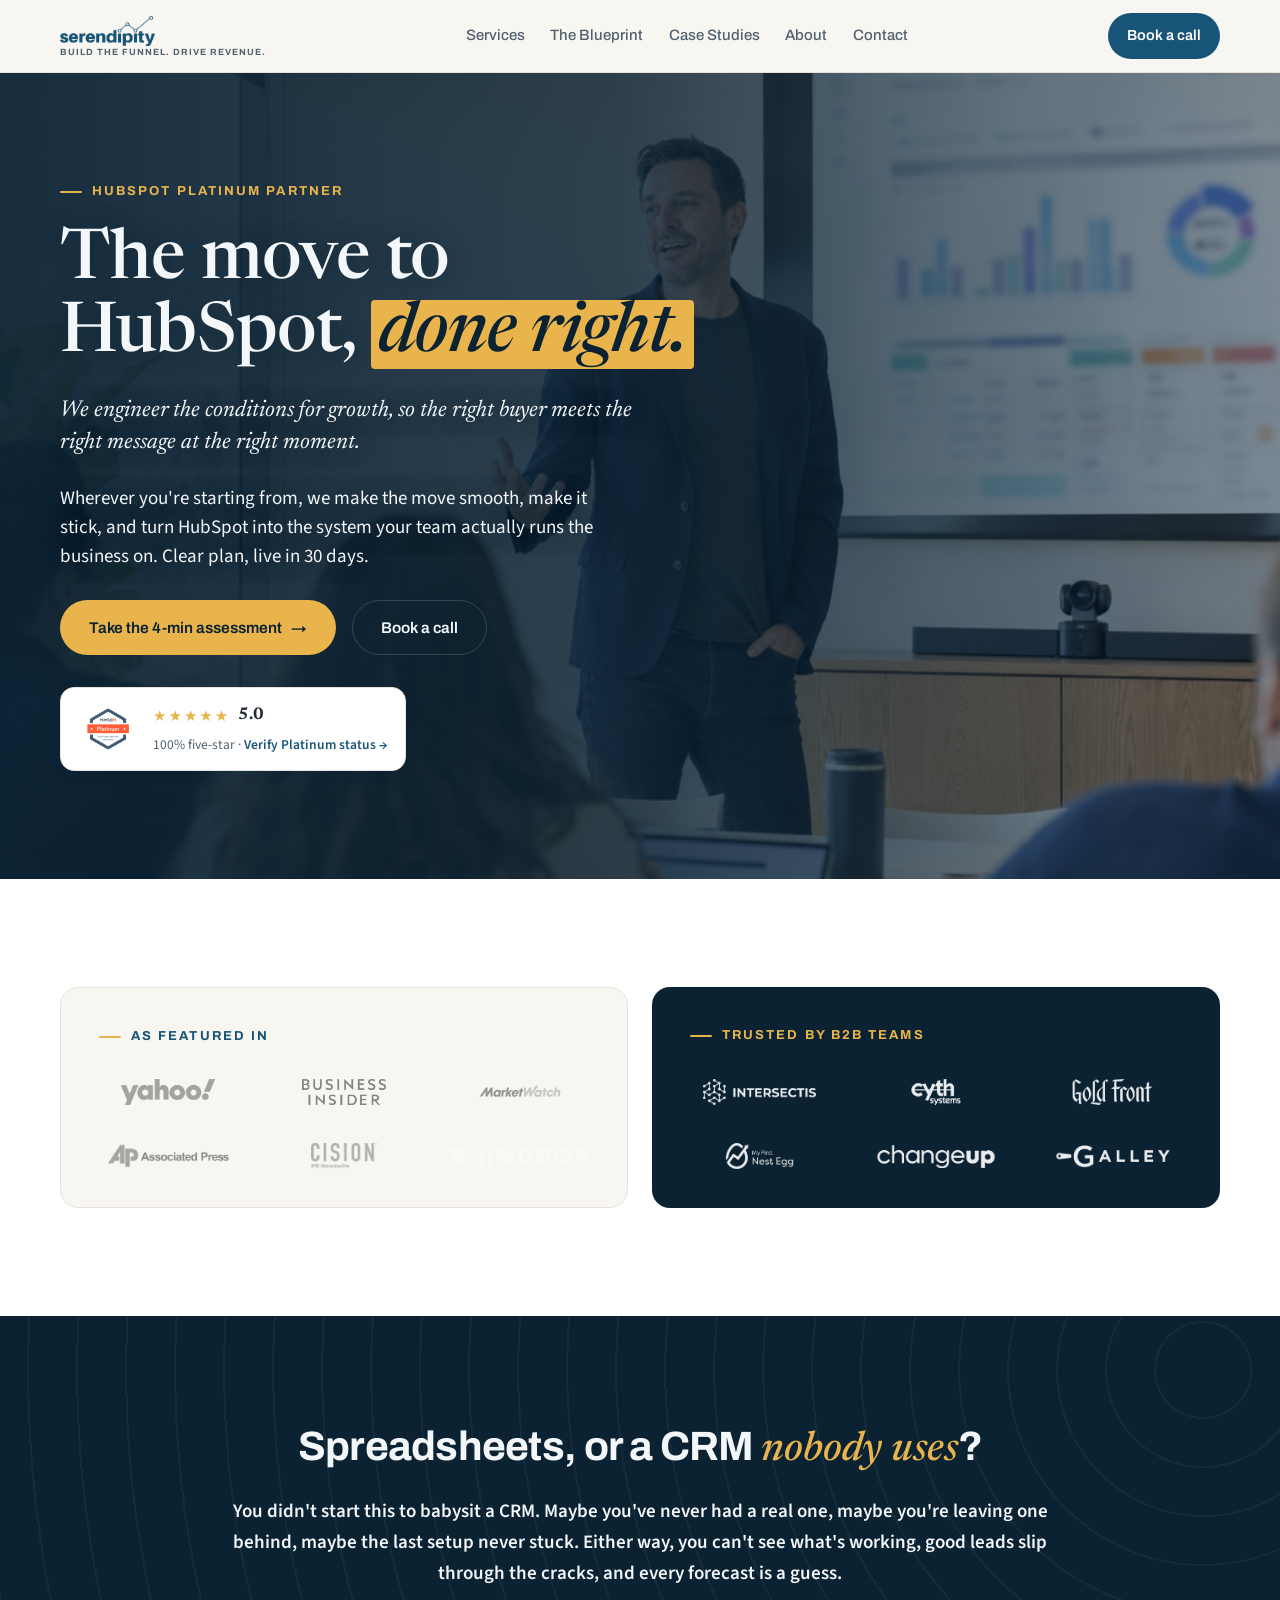
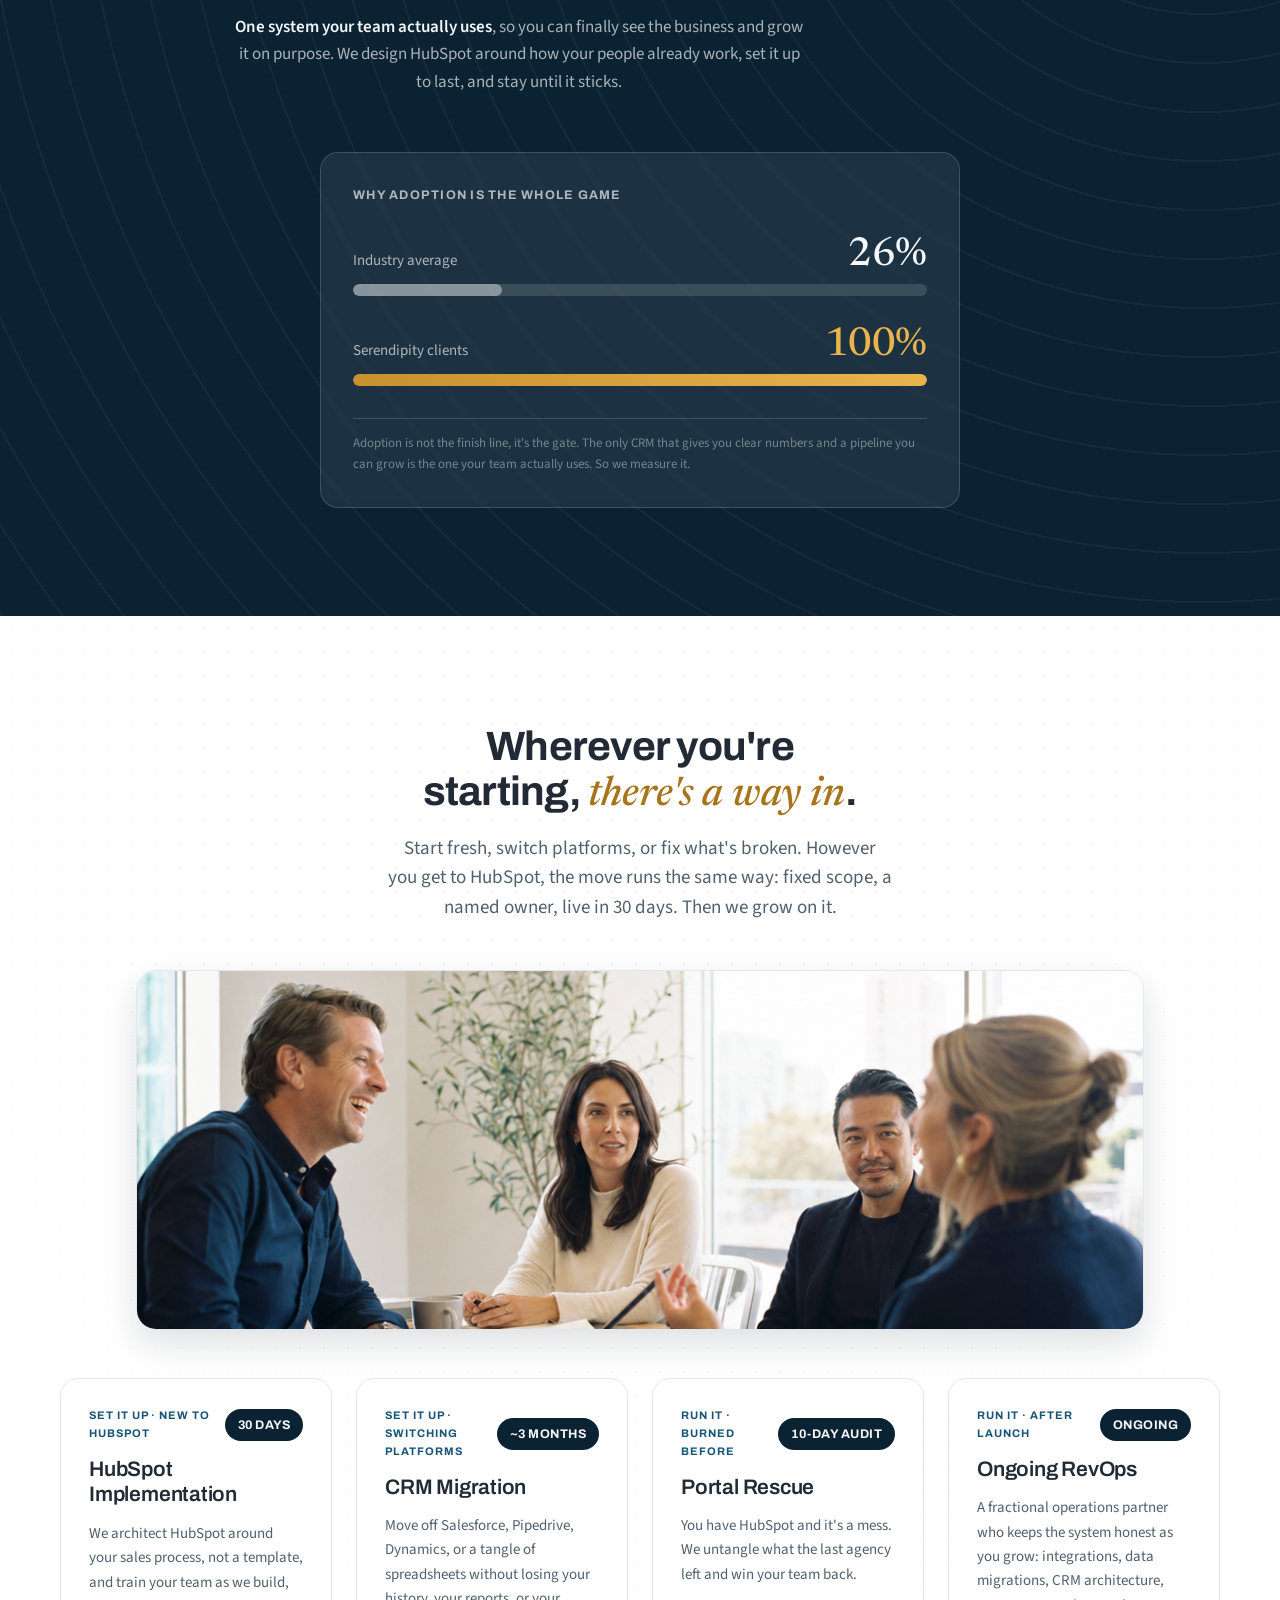
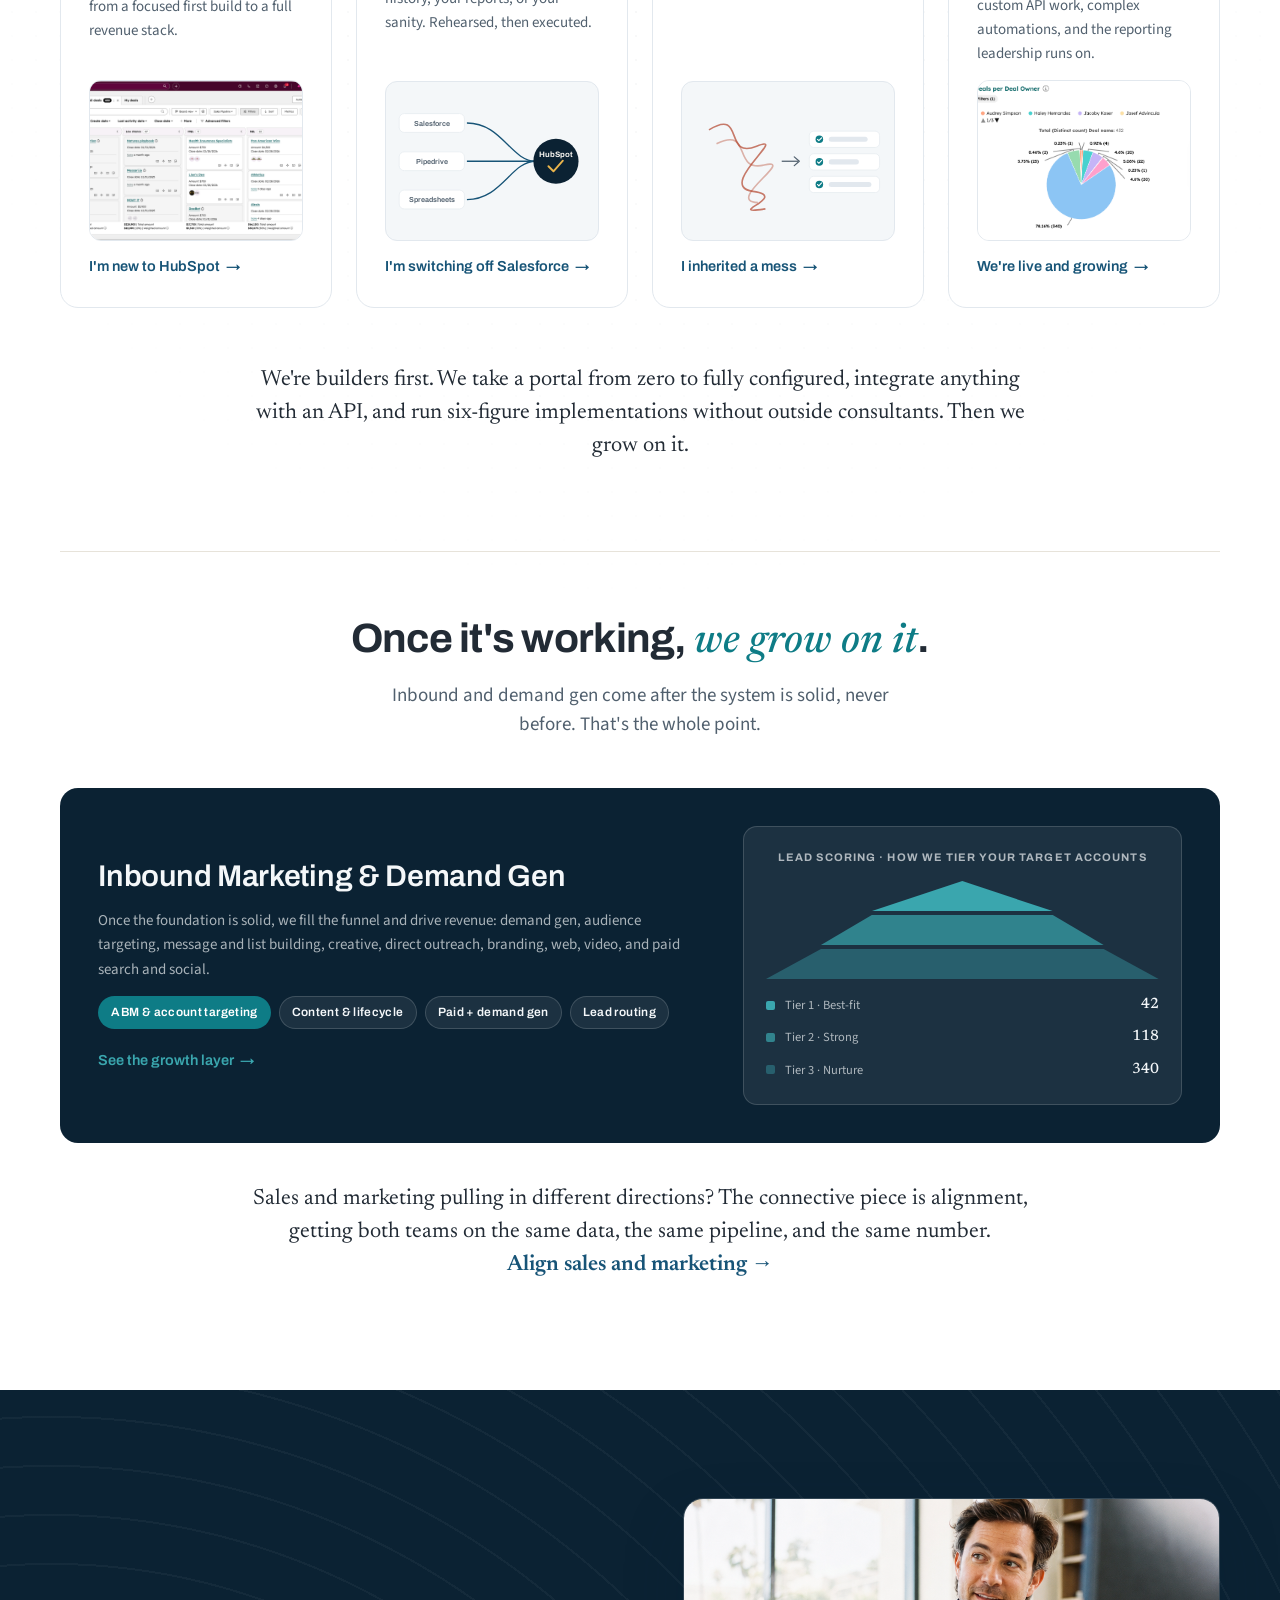
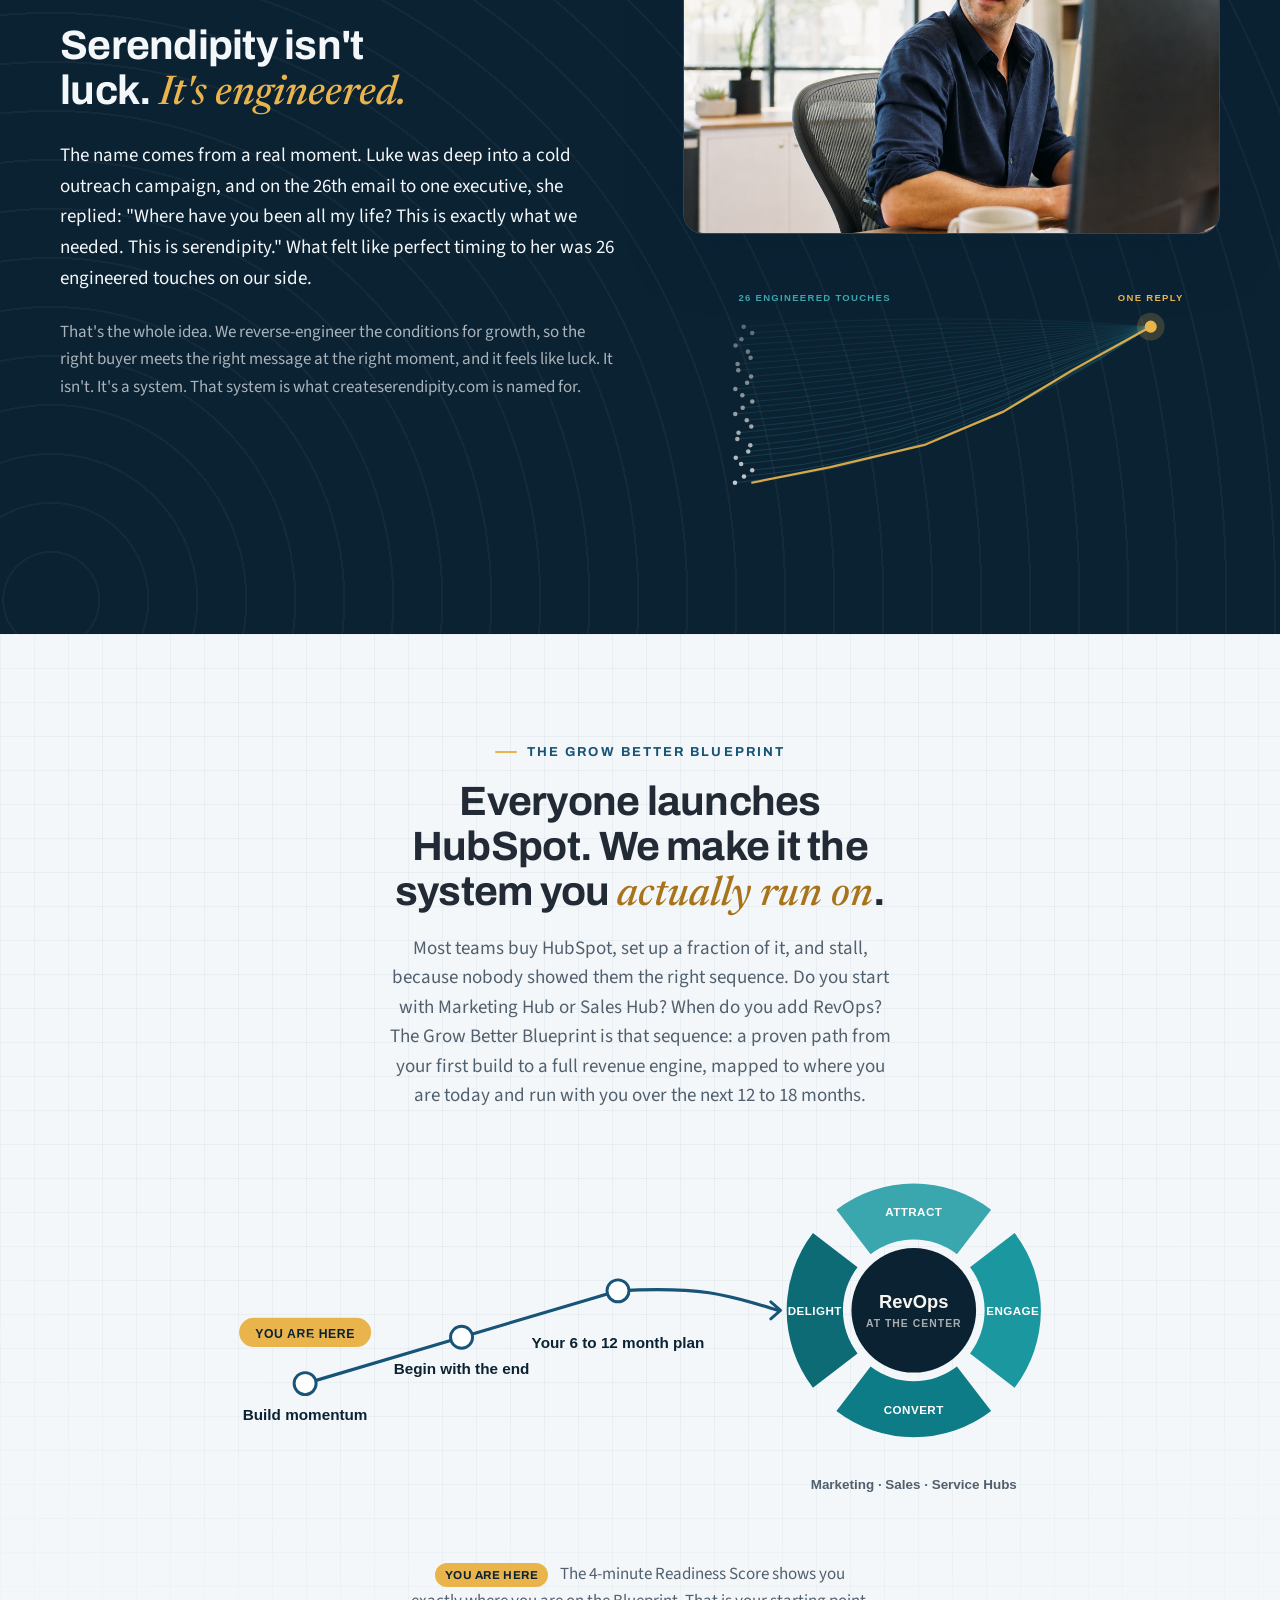
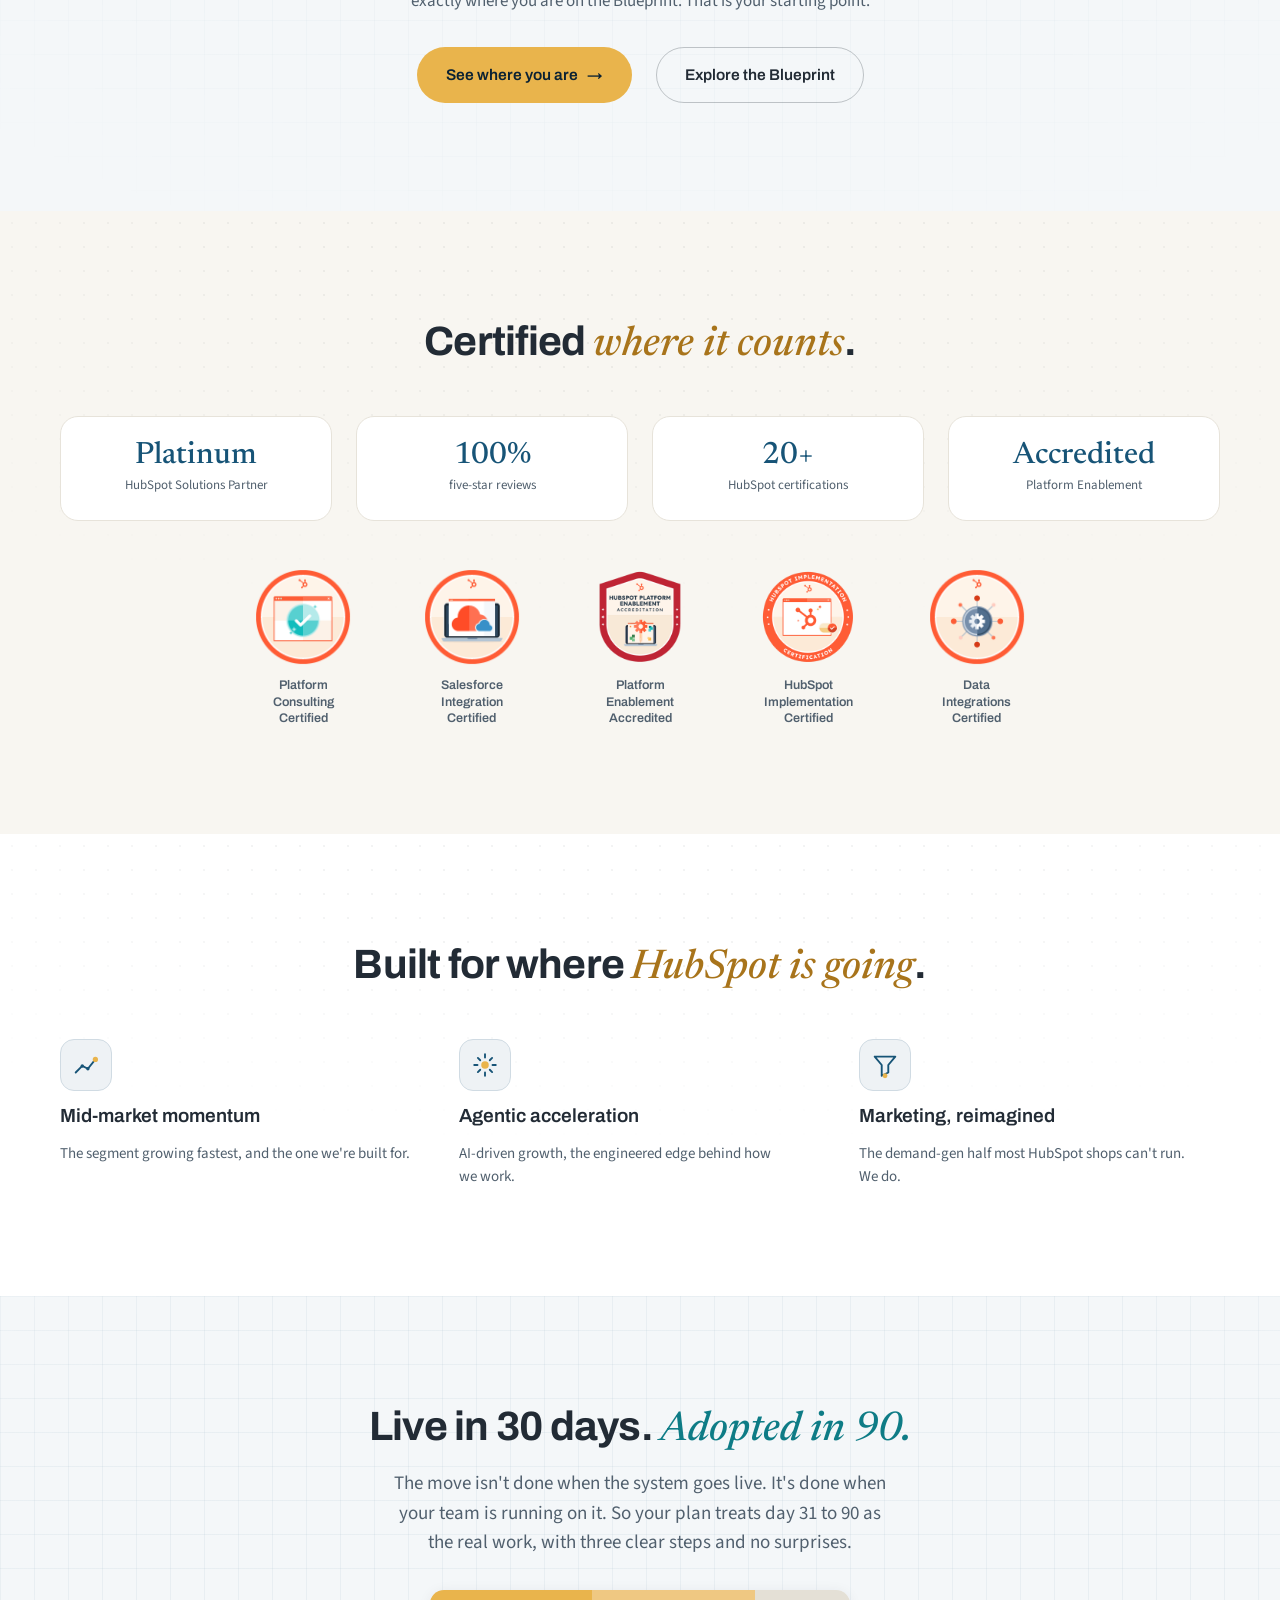
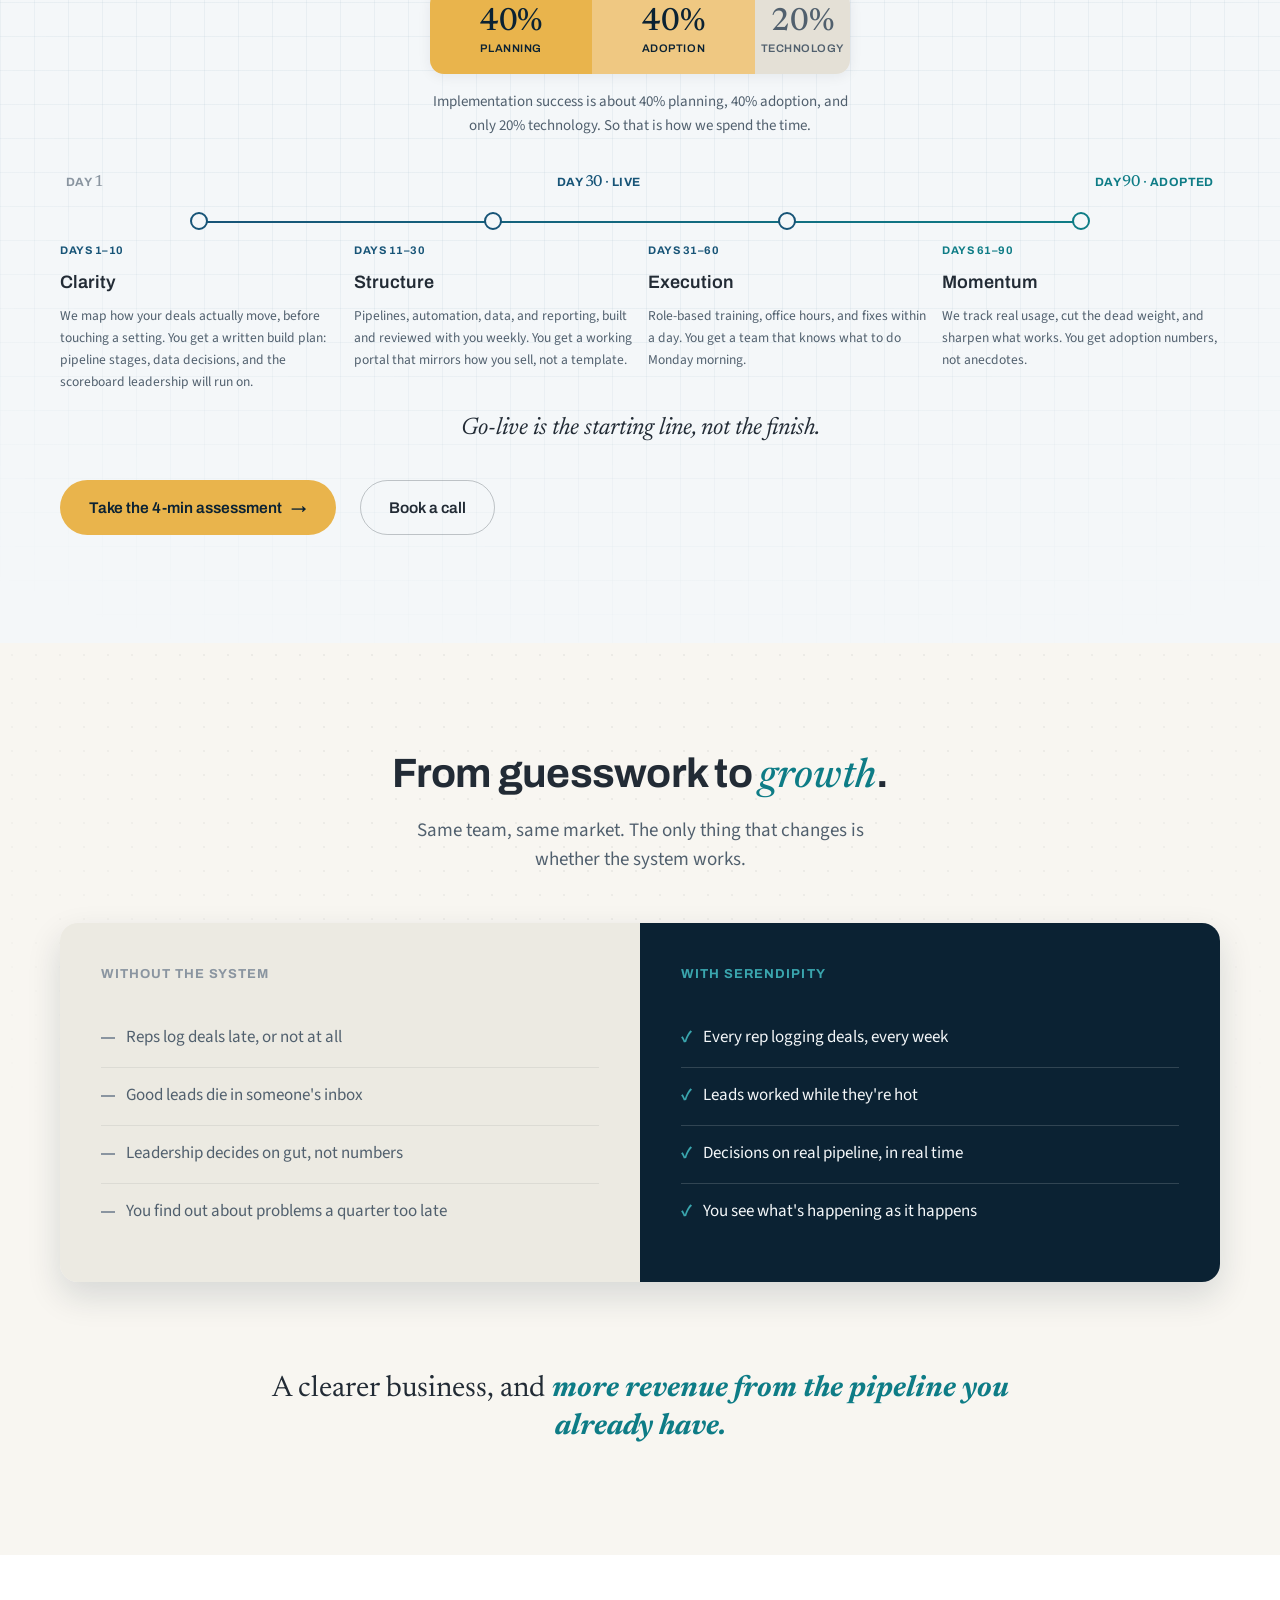
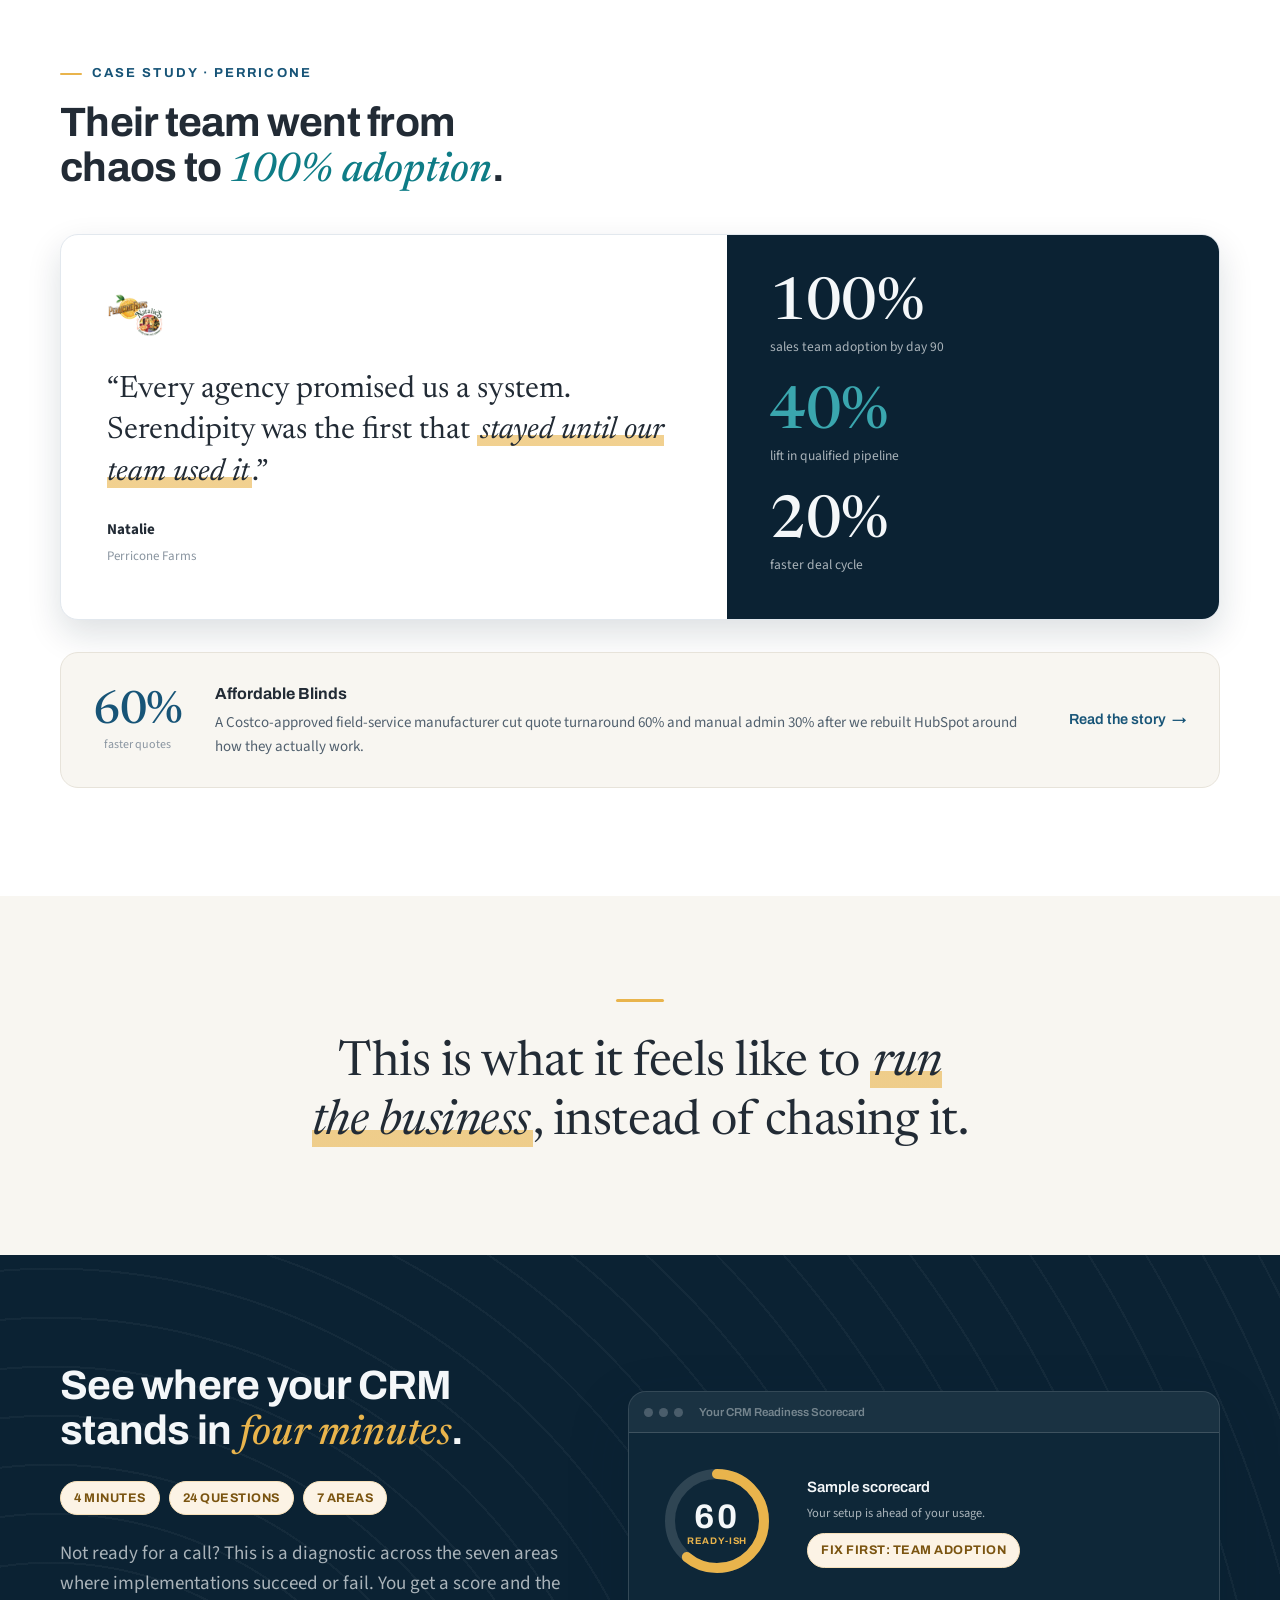
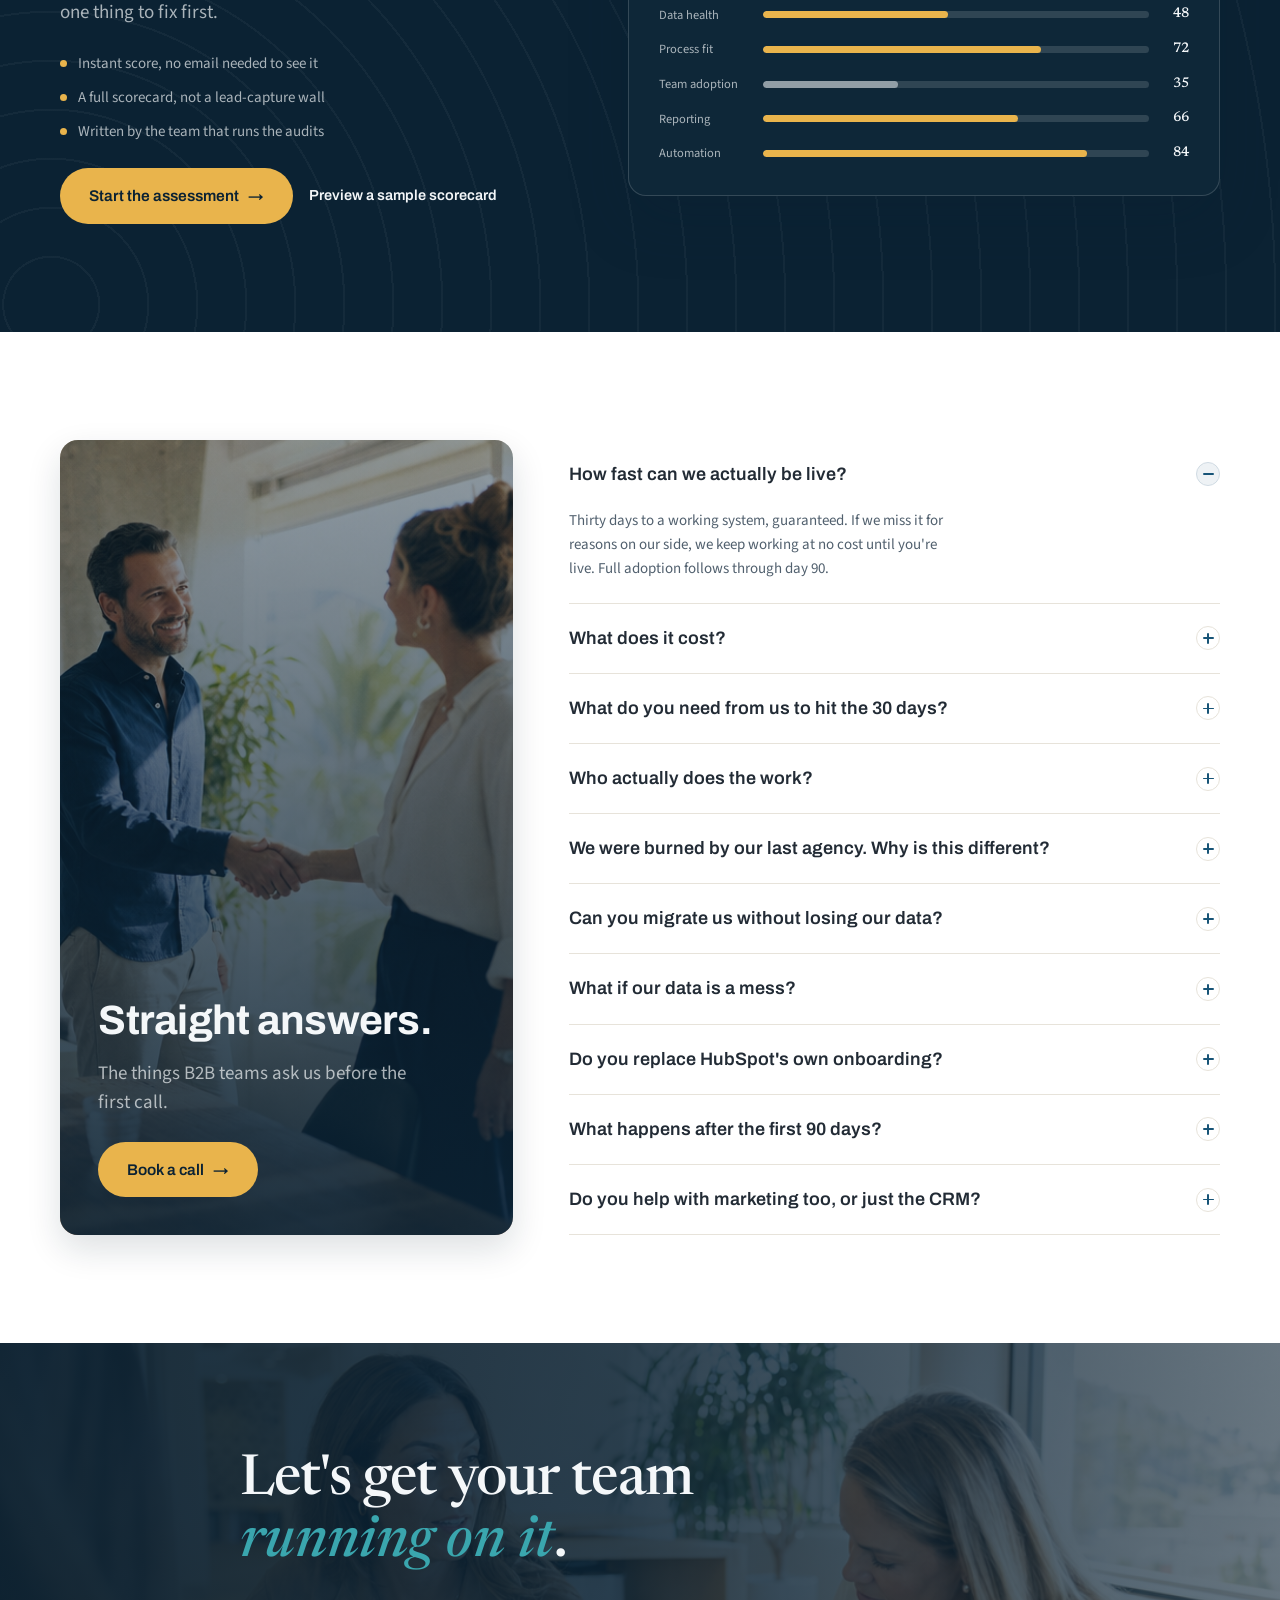
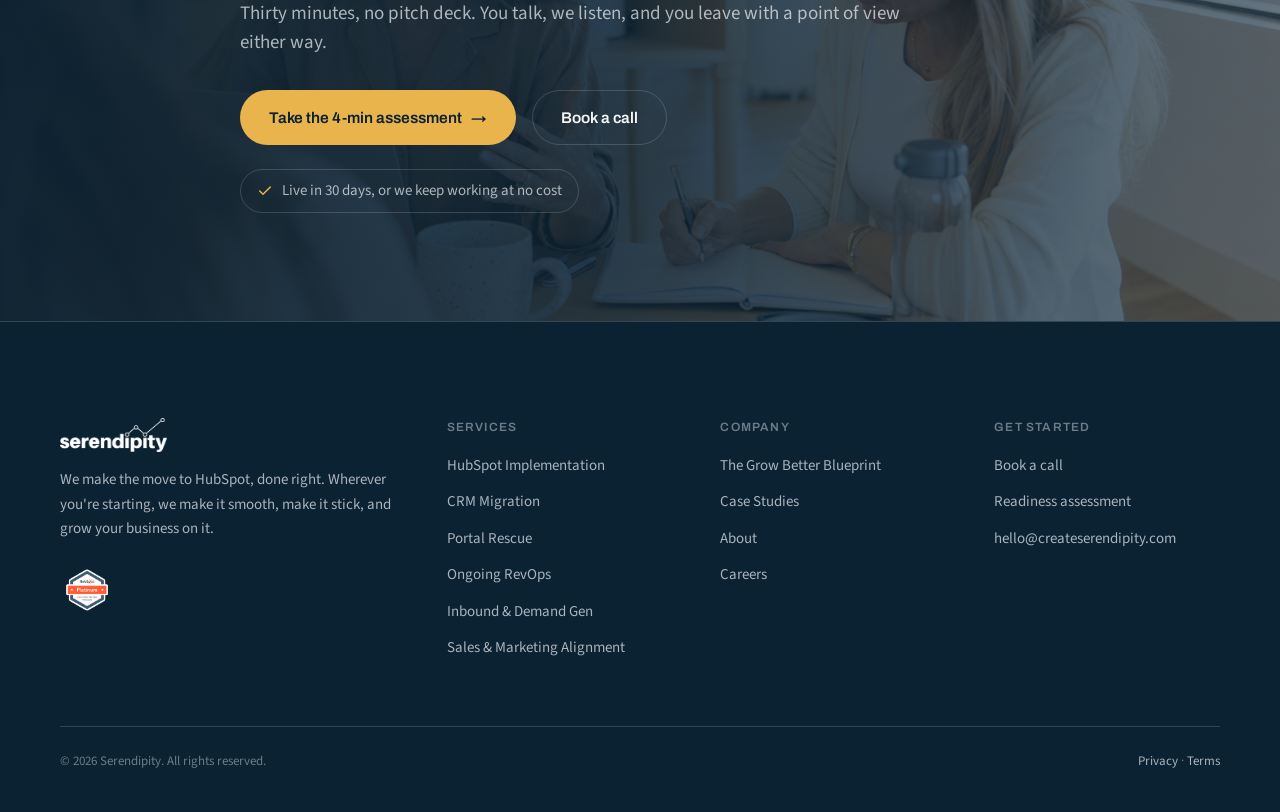
<file: index.html>
<!DOCTYPE html>
<html lang="en" data-density="comfortable">
<head>
<meta charset="utf-8">
<meta name="viewport" content="width=device-width, initial-scale=1">
<meta name="robots" content="noindex">
<link rel="preconnect" href="https://fonts.googleapis.com">
<link rel="preconnect" href="https://fonts.gstatic.com" crossorigin>
<link href="https://fonts.googleapis.com/css2?family=Newsreader:ital,opsz,wght@0,6..72,400;0,6..72,500;0,6..72,600;1,6..72,400;1,6..72,500&family=Source+Sans+3:ital,wght@0,400;0,500;0,600;0,700;1,400&family=Archivo:wght@500;600;700;800&display=swap" rel="stylesheet">
<link rel="icon" type="image/png" href="assets/favicon.png">
<meta name="theme-color" content="#0B2233">
<link rel="canonical" href="https://createserendipity.com/">
<meta property="og:type" content="website">
<meta property="og:url" content="https://createserendipity.com/">
<meta property="og:image" content="https://createserendipity.com/assets/imagery/hero.png">
<meta property="og:title" content="Serendipity · The move to HubSpot, done right">
<meta property="og:description" content="HubSpot Platinum partner. We help B2B teams fill the funnel and drive revenue on a CRM their team actually uses. Live in 30 days, adopted in 90.">

<title>Serendipity · The move to HubSpot, done right</title>
<meta name="description" content="HubSpot Platinum partner. We help B2B teams fill the funnel and drive revenue on a CRM their team actually uses. Live in 30 days, adopted in 90.">
<link rel="stylesheet" href="css/tokens.css">
<link rel="stylesheet" href="css/base.css">
<link rel="stylesheet" href="css/sections.css">
<link rel="stylesheet" href="css/site.css">
</head>
<body>

<!-- ===================== HEADER ===================== -->
<header class="site-header" data-screen-label="Header">
  <div class="wrap">
    <a class="logo-link" href="#top" aria-label="Serendipity home"><img class="logo-img" src="assets/logo/serendipity-logo.png" alt="Serendipity"><span class="logo-tag">Build the funnel. Drive revenue.</span></a>
    <nav class="main-nav" id="mainNav">
      <a href="services.html">Services</a>
      <a href="grow-better-blueprint.html">The Blueprint</a>
      <a href="case-studies.html">Case Studies</a>
      <a href="about.html">About</a>
      <a href="contact.html">Contact</a>
    </nav>
    <div class="header-actions">
      <a class="btn btn-primary btn-sm" href="contact.html">Book a call</a>
      <button class="nav-toggle" aria-label="Open menu" aria-expanded="false" aria-controls="mainNav">Menu</button>
    </div>
  </div>
</header>

<main id="top">

  <!-- ===================== 1 · HERO (cream, 55/45) ===================== -->
  <section class="hero scheme-navy on-photo" data-screen-label="Hero">
    <div class="hero-bg">
      <img id="hero-bg" src="assets/imagery/hero.png" alt="" loading="lazy" decoding="async">
    </div>
    <div class="hero-scrim"></div>
    <div class="wrap">
      <div class="hero-copy col">
        <p class="eyebrow reveal">HubSpot Platinum Partner</p>
        <h1 class="reveal d1">The move to HubSpot, <span class="mark-it">done right.</span></h1>
        <!-- [SWAPPABLE] serendipity sub-line (Luke still A/B-ing exact wording) -->
        <p class="hero-subline reveal d1">We engineer the conditions for growth, so the right buyer meets the right message at the right moment.</p>
        <p class="lede reveal d1">Wherever you're starting from, we make the move smooth, make it stick, and turn HubSpot into the system your team actually runs the business on. Clear plan, live in 30 days.</p>
        <div class="hero-cta reveal d2">
          <a class="btn btn-gold" href="assessment.html">Take the 4-min assessment <span class="arrow">→</span></a>
          <a class="btn btn-ghost" href="contact.html">Book a call</a>
        </div>
        <div class="hero-proof reveal d2">
          <img class="hero-badge" src="assets/badges/hubspot-platinum-badge.png" alt="HubSpot Platinum Solutions Partner">
          <div class="hero-proof-text">
            <span class="proof-rating"><span class="stars" aria-label="5 out of 5 stars">★★★★★</span> <b>5.0</b></span>
            <span class="proof-sub">100% five-star · <a href="https://ecosystem.hubspot.com/marketplace/solutions/serendipitysales" target="_blank" rel="noopener noreferrer">Verify Platinum status →</a></span>
          </div>
        </div>
      </div>
    </div>
  </section>

  <!-- ===================== 2 · TRUST (white, two columns) ===================== -->
  <section class="trust scheme-white" data-screen-label="Trust bar">
    <div class="wrap trust-grid">
      <div class="trust-col press reveal">
        <p class="eyebrow">As featured in</p>
        <div class="press-grid">
          <img src="assets/press/yahoo.png" alt="Yahoo">
          <img src="assets/press/business-insider.png" alt="Business Insider">
          <img src="assets/press/marketwatch.png" alt="MarketWatch">
          <img src="assets/press/ap.png" alt="Associated Press">
          <img src="assets/press/cision.png" alt="Cision">
          <img src="assets/press/rd.png" alt="Rd">
        </div>
      </div>
      <div class="trust-col clients reveal d1">
        <p class="eyebrow">Trusted by B2B teams</p>
        <div class="client-grid">
          <img src="assets/clients/client-01.png" alt="Intersectis">
          <img src="assets/clients/client-02.png" alt="Cyth Systems">
          <img src="assets/clients/client-03.png" alt="Gold Front">
          <img src="assets/clients/client-04.png" alt="My First Nest Egg">
          <img src="assets/clients/client-05.png" alt="Changeup">
          <img src="assets/clients/client-06.png" alt="Galley">
        </div>
      </div>
    </div>
  </section>

  <!-- ===================== 2.5 · PROOF STRIP (cream, hard results before the scroll) ===================== -->
  <!-- ===================== 3 · PROBLEM (navy, gauge carries it — no photo) ===================== -->
  <section class="problem scheme-navy tx-topo" data-screen-label="Problem">
    <div class="wrap problem-stack">
      <div class="problem-copy center-block">
        <h2 class="reveal d1">Spreadsheets, or a CRM <span class="hl-gold">nobody uses</span>?</h2>
        <p class="problem-sub reveal d1">You didn't start this to babysit a CRM. Maybe you've never had a real one, maybe you're leaving one behind, maybe the last setup never stuck. Either way, you can't see what's working, good leads slip through the cracks, and every forecast is a guess.</p>
        <p class="problem-pivot reveal d2"><b>One system your team actually uses</b>, so you can finally see the business and grow it on purpose. We design HubSpot around how your people already work, set it up to last, and stay until it sticks.</p>
      </div>

      <div class="gauge reveal d2" role="img" aria-label="Average CRM adoption is 26 percent industry-wide versus 100 percent for our clients">
        <span class="gauge-head">Why adoption is the whole game</span>
        <div class="gauge-row">
          <div class="g-label"><span>Industry average</span><span class="num" data-target="26" data-suffix="%">26%</span></div>
          <div class="gauge-track"><div class="gauge-fill muted in" style="width: 26%"></div></div>
        </div>
        <div class="gauge-row key">
          <div class="g-label"><span>Serendipity clients</span><span class="num" data-target="100" data-suffix="%">100%</span></div>
          <div class="gauge-track"><div class="gauge-fill gold in" style="width: 100%"></div></div>
        </div>
        <p class="gauge-foot">Adoption is not the finish line, it's the gate. The only CRM that gives you clear numbers and a pipeline you can grow is the one your team actually uses. So we measure it.</p>
      </div>
    </div>
  </section>

  <!-- ===================== 4 · HOW WE HELP (white, 5 ways, uneven bento) ===================== -->
  <section class="help scheme-white tx-dots" id="help" data-screen-label="How we help">
    <div class="wrap">
      <div class="help-head">
        <div class="section-head center reveal">
          <h2>Wherever you're starting, <span class="hl-gold">there's a way in</span>.</h2>
          <p class="lede">Start fresh, switch platforms, or fix what's broken. However you get to HubSpot, the move runs the same way: fixed scope, a named owner, live in 30 days. Then we grow on it.</p>
        </div>
      </div>

      <figure class="help-banner reveal d1">
        <img src="assets/imagery/lifestyle/02-team-session.png" alt="The Serendipity team in a working session" loading="lazy" decoding="async">
      </figure>

      <div class="svc-row">
        <article class="svc-card reveal" id="implementation">
          <div class="svc-top"><span class="svc-step">Set it up · New to HubSpot</span><span class="pill-time pill">30 days</span></div>
          <h3>HubSpot Implementation</h3>
          <p class="svc-desc">We architect HubSpot around your sales process, not a template, and train your team as we build, from a focused first build to a full revenue stack.</p>
          <div class="svc-shot"><img id="shot-impl" src="assets/screenshots/deal_pipeline.png" alt="HubSpot deal pipeline board" loading="lazy" decoding="async"></div>
          <a class="svc-link" href="implementation.html">I'm new to HubSpot <span class="arrow">→</span></a>
        </article>

        <article class="svc-card reveal d1" id="migration">
          <div class="svc-top"><span class="svc-step">Set it up · Switching platforms</span><span class="pill-time pill">~3 months</span></div>
          <h3>CRM Migration</h3>
          <p class="svc-desc">Move off Salesforce, Pipedrive, Dynamics, or a tangle of spreadsheets without losing your history, your reports, or your sanity. Rehearsed, then executed.</p>
          <div class="svc-shot svc-viz">
            <svg viewBox="0 0 320 240" role="img" aria-label="Migrating from Salesforce, Pipedrive, and spreadsheets into one HubSpot system">
              <g font-family="Archivo, sans-serif" font-size="11.5" font-weight="600">
                <rect x="12" y="44" width="104" height="30" rx="8" fill="#fff" stroke="#E2E8EE"/><text x="64" y="63" text-anchor="middle" fill="#51606E">Salesforce</text>
                <rect x="12" y="105" width="104" height="30" rx="8" fill="#fff" stroke="#E2E8EE"/><text x="64" y="124" text-anchor="middle" fill="#51606E">Pipedrive</text>
                <rect x="12" y="166" width="104" height="30" rx="8" fill="#fff" stroke="#E2E8EE"/><text x="64" y="185" text-anchor="middle" fill="#51606E">Spreadsheets</text>
              </g>
              <path d="M120 59 C 176 59, 190 120, 230 120" fill="none" stroke="#175477" stroke-width="2"/>
              <path d="M120 120 C 176 120, 190 120, 230 120" fill="none" stroke="#175477" stroke-width="2"/>
              <path d="M120 181 C 176 181, 190 120, 230 120" fill="none" stroke="#175477" stroke-width="2"/>
              <circle cx="262" cy="120" r="36" fill="#0B2233"/>
              <text x="262" y="114" text-anchor="middle" fill="#F8F6F1" font-family="Archivo, sans-serif" font-size="12.5" font-weight="700">HubSpot</text>
              <path d="M250 128 l8 8 15 -17" fill="none" stroke="#E9B44C" stroke-width="3" stroke-linecap="round" stroke-linejoin="round"/>
            </svg>
          </div>
          <a class="svc-link" href="migration.html">I'm switching off Salesforce <span class="arrow">→</span></a>
        </article>

        <article class="svc-card reveal" id="rescue">
          <div class="svc-top"><span class="svc-step">Run it · Burned before</span><span class="pill-time pill">10-day audit</span></div>
          <h3>Portal Rescue</h3>
          <p class="svc-desc">You have HubSpot and it's a mess. We untangle what the last agency left and win your team back.</p>
          <div class="svc-shot svc-viz">
            <svg viewBox="0 0 320 240" role="img" aria-label="Untangling a messy HubSpot portal into a clean, working system">
              <path d="M34 70 C 92 34, 56 118, 110 96 S 44 160, 104 168 S 56 206, 124 196" fill="none" stroke="#B4472E" stroke-width="2.6" opacity="0.7"/>
              <path d="M46 92 C 104 64, 70 138, 122 126 S 58 184, 112 186" fill="none" stroke="#B4472E" stroke-width="2.6" opacity="0.4"/>
              <path d="M150 120 h26" stroke="#51606E" stroke-width="2"/><path d="M170 113 l8 7 -8 7" fill="none" stroke="#51606E" stroke-width="2" stroke-linecap="round" stroke-linejoin="round"/>
              <g>
                <rect x="194" y="72" width="112" height="26" rx="7" fill="#fff" stroke="#E2E8EE"/><circle cx="210" cy="85" r="6" fill="#0E7C86"/><path d="M207 85 l2.2 2.2 4.4 -4.6" stroke="#fff" stroke-width="1.7" fill="none" stroke-linecap="round" stroke-linejoin="round"/><rect x="225" y="81" width="62" height="8" rx="4" fill="#E2E8EE"/>
                <rect x="194" y="108" width="112" height="26" rx="7" fill="#fff" stroke="#E2E8EE"/><circle cx="210" cy="121" r="6" fill="#0E7C86"/><path d="M207 121 l2.2 2.2 4.4 -4.6" stroke="#fff" stroke-width="1.7" fill="none" stroke-linecap="round" stroke-linejoin="round"/><rect x="225" y="117" width="48" height="8" rx="4" fill="#E2E8EE"/>
                <rect x="194" y="144" width="112" height="26" rx="7" fill="#fff" stroke="#E2E8EE"/><circle cx="210" cy="157" r="6" fill="#0E7C86"/><path d="M207 157 l2.2 2.2 4.4 -4.6" stroke="#fff" stroke-width="1.7" fill="none" stroke-linecap="round" stroke-linejoin="round"/><rect x="225" y="153" width="68" height="8" rx="4" fill="#E2E8EE"/>
              </g>
            </svg>
          </div>
          <a class="svc-link" href="portal-rescue.html">I inherited a mess <span class="arrow">→</span></a>
        </article>

        <article class="svc-card reveal d1" id="revops">
          <div class="svc-top"><span class="svc-step">Run it · After launch</span><span class="pill-time pill">Ongoing</span></div>
          <h3>Ongoing RevOps</h3>
          <p class="svc-desc">A fractional operations partner who keeps the system honest as you grow: integrations, data migrations, CRM architecture, custom API work, complex automations, and the reporting leadership runs on.</p>
          <div class="svc-shot"><img id="shot-revops" src="assets/screenshots/deal_report.png" alt="HubSpot deal report dashboard" loading="lazy" decoding="async"></div>
          <a class="svc-link" href="revops.html">We're live and growing <span class="arrow">→</span></a>
        </article>
      </div>

      <p class="builders-line reveal d1">We're builders first. We take a portal from zero to fully configured, integrate anything with an API, and run six-figure implementations without outside consultants. Then we grow on it.</p>

      <div class="grow-phase">
        <div class="section-head center reveal">
          <h2>Once it's working, <span class="hl-teal">we grow on it</span>.</h2>
          <p class="lede">Inbound and demand gen come after the system is solid, never before. That's the whole point.</p>
        </div>
        <article class="svc-card svc-grow reveal d1" id="inbound">
          <div class="grow-copy">
            <h3>Inbound Marketing &amp; Demand Gen</h3>
            <p class="svc-desc">Once the foundation is solid, we fill the funnel and drive revenue: demand gen, audience targeting, message and list building, creative, direct outreach, branding, web, video, and paid search and social.</p>
            <div class="grow-plays">
              <span class="abm">ABM &amp; account targeting</span>
              <span>Content &amp; lifecycle</span>
              <span>Paid + demand gen</span>
              <span>Lead routing</span>
            </div>
            <a class="svc-link grow-link" href="demand-gen.html">See the growth layer <span class="arrow">→</span></a>
          </div>
          <div class="grow-viz">
            <span class="gv-head">Lead scoring · how we tier your target accounts</span>
            <div class="pyramid" aria-hidden="true">
              <div class="pyr t1"></div>
              <div class="pyr t2"></div>
              <div class="pyr t3"></div>
            </div>
            <ul class="tier-legend">
              <li><span class="tl-dot t1"></span>Tier 1 · Best-fit<b class="num">42</b></li>
              <li><span class="tl-dot t2"></span>Tier 2 · Strong<b class="num">118</b></li>
              <li><span class="tl-dot t3"></span>Tier 3 · Nurture<b class="num">340</b></li>
            </ul>
          </div>
        </article>
      </div>

      <p class="builders-line reveal d1" style="margin-top: var(--s-5);">Sales and marketing pulling in different directions? The connective piece is alignment, getting both teams on the same data, the same pipeline, and the same number. <a href="alignment.html" style="color: var(--c-accent); font-weight: 600; white-space: nowrap;">Align sales and marketing &rarr;</a></p>
    </div>
  </section>

  <!-- ===================== 4.25 · MANIFESTO (navy, the serendipity story + Engine graphic) ===================== -->
  <section class="manifesto scheme-navy tx-topo tx-left" data-screen-label="Manifesto">
    <div class="wrap manifesto-grid">
      <div class="manifesto-copy">
        <h2 class="reveal d1">Serendipity isn't luck. <span class="hl-gold">It's engineered.</span></h2>
        <p class="reveal d1">The name comes from a real moment. Luke was deep into a cold outreach campaign, and on the 26th email to one executive, she replied: "Where have you been all my life? This is exactly what we needed. This is serendipity." What felt like perfect timing to her was 26 engineered touches on our side.</p>
        <p class="reveal d2">That's the whole idea. We reverse-engineer the conditions for growth, so the right buyer meets the right message at the right moment, and it feels like luck. It isn't. It's a system. That system is what createserendipity.com is named for.</p>
      </div>
      <div class="manifesto-viz reveal d2">
        <img class="manifesto-photo" src="assets/imagery/lifestyle/04-founder-desk.png" alt="Luke, founder of Serendipity, at his desk" loading="lazy" decoding="async">
        <img class="engine-graphic" src="assets/brand/serendipity-engine.svg" alt="Twenty-six engineered touches converging into one reply">
      </div>
    </div>
  </section>

  <!-- ===================== 4.6 · GROW BETTER BLUEPRINT (cool-gray, the owned framework) ===================== -->
  <section class="blueprint scheme-cool tx-graph" id="blueprint" data-screen-label="Grow Better Blueprint">
    <div class="wrap">
      <div class="section-head center reveal">
        <span class="eyebrow">The Grow Better Blueprint</span>
        <h2>Everyone launches HubSpot. We make it the system you <span class="hl-gold">actually run on</span>.</h2>
        <p class="lede">Most teams buy HubSpot, set up a fraction of it, and stall, because nobody showed them the right sequence. Do you start with Marketing Hub or Sales Hub? When do you add RevOps? The Grow Better Blueprint is that sequence: a proven path from your first build to a full revenue engine, mapped to where you are today and run with you over the next 12 to 18 months.</p>
      </div>
      <figure class="blueprint-figure reveal d1">
        <img src="assets/brand/grow-better-blueprint.svg" alt="The Grow Better Blueprint: start by building momentum, begin with the end in mind, then your 6 to 12 month plan flows into the Attract, Engage, Convert, Delight flywheel across Marketing, Sales, and Service Hubs with RevOps at the center">
      </figure>
      <div class="blueprint-foot reveal d1">
        <p class="blueprint-here"><span class="bh-pin">You are here</span> The 4-minute Readiness Score shows you exactly where you are on the Blueprint. That is your starting point.</p>
        <div class="cta-row">
          <a class="btn btn-gold" href="assessment.html">See where you are <span class="arrow">→</span></a>
          <a class="btn btn-ghost" href="grow-better-blueprint.html">Explore the Blueprint</a>
        </div>
      </div>
    </div>
  </section>

  <!-- ===================== 4.5 · CERTIFICATIONS (cream, credentials) ===================== -->
  <section class="certs scheme-cream tx-dots" data-screen-label="Certifications">
    <div class="wrap">
      <div class="section-head center reveal">
        <h2>Certified <span class="hl-gold">where it counts</span>.</h2>
      </div>
      <div class="cert-stats reveal d1">
        <div class="cert-stat"><b>Platinum</b><span>HubSpot Solutions Partner</span></div>
        <div class="cert-stat"><b class="num">100%</b><span>five-star reviews</span></div>
        <div class="cert-stat"><b class="num">20+</b><span>HubSpot certifications</span></div>
        <div class="cert-stat"><b>Accredited</b><span>Platform Enablement</span></div>
      </div>
      <div class="cert-badges reveal d1">
        <figure class="cert-badge"><img id="cert-1" src="assets/certs/platform-consulting.png" alt="" loading="lazy" decoding="async"><figcaption>Platform Consulting Certified</figcaption></figure>
        <figure class="cert-badge"><img id="cert-2" src="assets/certs/salesforce-integration.png" alt="" loading="lazy" decoding="async"><figcaption>Salesforce Integration Certified</figcaption></figure>
        <figure class="cert-badge"><img id="cert-3" src="assets/certs/platform-enablement.png" alt="" loading="lazy" decoding="async"><figcaption>Platform Enablement Accredited</figcaption></figure>
        <figure class="cert-badge"><img id="cert-4" src="assets/certs/implementation.png" alt="" loading="lazy" decoding="async"><figcaption>HubSpot Implementation Certified</figcaption></figure>
        <figure class="cert-badge"><img id="cert-5" src="assets/certs/data-integrations.png" alt="" loading="lazy" decoding="async"><figcaption>Data Integrations Certified</figcaption></figure>
      </div>
    </div>
  </section>

  <!-- ===================== 4.75 · WHERE HUBSPOT IS GOING (white, light credibility band) [SCAFFOLD treatment] ===================== -->
  <section class="horizon scheme-white tx-dots" data-screen-label="Where HubSpot is going">
    <div class="wrap">
      <div class="section-head center reveal">
        <h2>Built for where <span class="hl-gold">HubSpot is going</span>.</h2>
      </div>
      <div class="horizon-grid reveal d1">
        <div class="horizon-item">
          <span class="horizon-ico"><svg viewBox="0 0 32 32" fill="none" stroke="currentColor" stroke-width="2" stroke-linecap="round" stroke-linejoin="round" aria-hidden="true"><path d="M5 24 L12 17 L18 20 L26 10"/><circle cx="12" cy="17" r="1.8" fill="currentColor" stroke="none"/><circle cx="18" cy="20" r="1.8" fill="currentColor" stroke="none"/><circle cx="26" cy="10" r="2.8" fill="var(--gold)" stroke="none"/></svg></span>
          <h4>Mid-market momentum</h4>
          <p>The segment growing fastest, and the one we're built for.</p>
        </div>
        <div class="horizon-item">
          <span class="horizon-ico"><svg viewBox="0 0 32 32" fill="none" stroke="currentColor" stroke-width="2" stroke-linecap="round" stroke-linejoin="round" aria-hidden="true"><circle cx="16" cy="16" r="4" fill="var(--gold)" stroke="none"/><path d="M16 4.5 v3.5 M16 24 v3.5 M4.5 16 h3.5 M24 16 h3.5 M8.4 8.4 l2.5 2.5 M21.1 21.1 l2.5 2.5 M23.6 8.4 l-2.5 2.5 M10.9 21.1 l-2.5 2.5"/></svg></span>
          <h4>Agentic acceleration</h4>
          <p>AI-driven growth, the engineered edge behind how we work.</p>
        </div>
        <div class="horizon-item">
          <span class="horizon-ico"><svg viewBox="0 0 32 32" fill="none" stroke="currentColor" stroke-width="2" stroke-linecap="round" stroke-linejoin="round" aria-hidden="true"><path d="M5 7 h22 l-7.5 9 v8 l-7 3.5 v-11.5 z"/><circle cx="16" cy="27.5" r="2.6" fill="var(--gold)" stroke="none"/></svg></span>
          <h4>Marketing, reimagined</h4>
          <p>The demand-gen half most HubSpot shops can't run. We do.</p>
        </div>
      </div>
    </div>
  </section>

  <!-- ===================== 5 · THE 30/90 METHOD = THE PLAN (cool gray, full-width diagram) ===================== -->
  <section class="method scheme-cool tx-graph" id="method" data-screen-label="The 30/90 Method">
    <div class="wrap">
      <div class="method-body">
        <div class="section-head center reveal">
          <h2>Live in 30 days. <span class="hl-teal">Adopted in 90.</span></h2>
          <p class="lede">The move isn't done when the system goes live. It's done when your team is running on it. So your plan treats day 31 to 90 as the real work, with three clear steps and no surprises.</p>
        </div>
        <div class="plan-why reveal d1">
          <div class="ss-bar" role="img" aria-label="Implementation success is about 40 percent planning, 40 percent adoption, and 20 percent technology">
            <div class="ss-seg gold" style="flex:40"><b class="num">40%</b><span>Planning</span></div>
            <div class="ss-seg gold2" style="flex:40"><b class="num">40%</b><span>Adoption</span></div>
            <div class="ss-seg muted" style="flex:20"><b class="num">20%</b><span>Technology</span></div>
          </div>
          <p class="ss-cap">Implementation success is about 40% planning, 40% adoption, and only 20% technology. So that is how we spend the time.</p>
        </div>
        <div class="reveal d1">
          <div class="rail-scale">
            <span class="rail-flag start">Day <span class="num">1</span></span>
            <span class="rail-flag live">Day <span class="num">30</span> · Live</span>
            <span class="rail-flag adopt">Day <span class="num">90</span> · Adopted</span>
          </div>
          <div class="method-rail">
            <div class="phase"><span class="phase-node"></span><span class="phase-days">Days 1–10</span><h4>Clarity</h4><p>We map how your deals actually move, before touching a setting. You get a written build plan: pipeline stages, data decisions, and the scoreboard leadership will run on.</p></div>
            <div class="phase"><span class="phase-node"></span><span class="phase-days">Days 11–30</span><h4>Structure</h4><p>Pipelines, automation, data, and reporting, built and reviewed with you weekly. You get a working portal that mirrors how you sell, not a template.</p></div>
            <div class="phase"><span class="phase-node"></span><span class="phase-days">Days 31–60</span><h4>Execution</h4><p>Role-based training, office hours, and fixes within a day. You get a team that knows what to do Monday morning.</p></div>
            <div class="phase"><span class="phase-node"></span><span class="phase-days">Days 61–90</span><h4>Momentum</h4><p>We track real usage, cut the dead weight, and sharpen what works. You get adoption numbers, not anecdotes.</p></div>
          </div>
          <p class="plan-close">Go-live is the starting line, not the finish.</p>
        </div>
        <div class="cta-row reveal d1" style="align-self: flex-start;">
          <a class="btn btn-gold" href="assessment.html">Take the 4-min assessment <span class="arrow">→</span></a>
          <a class="btn btn-ghost" href="contact.html">Book a call</a>
        </div>
      </div>
    </div>
  </section>

  <!-- ===================== 6 · STAKES (cream, from → to) ===================== -->
  <section class="stakes scheme-cream tx-dots" data-screen-label="Stakes">
    <div class="wrap">
      <div class="section-head center reveal">
        <h2>From guesswork to <span class="hl-teal">growth</span>.</h2>
        <p class="lede">Same team, same market. The only thing that changes is whether the system works.</p>
      </div>
      <div class="ba-card reveal d1">
        <div class="ba-col ba-before">
          <span class="ba-label">Without the system</span>
          <ul class="ba-list">
            <li>Reps log deals late, or not at all</li>
            <li>Good leads die in someone's inbox</li>
            <li>Leadership decides on gut, not numbers</li>
            <li>You find out about problems a quarter too late</li>
          </ul>
        </div>
        <div class="ba-col ba-after">
          <span class="ba-label">With Serendipity</span>
          <ul class="ba-list">
            <li>Every rep logging deals, every week</li>
            <li>Leads worked while they're hot</li>
            <li>Decisions on real pipeline, in real time</li>
            <li>You see what's happening as it happens</li>
          </ul>
        </div>
      </div>
      <p class="ba-payoff reveal d1">A clearer business, and <b>more revenue from the pipeline you already have.</b></p>
    </div>
  </section>

  <!-- ===================== 7 · RESULTS — Perricone (white, offset card) ===================== -->
  <section class="results scheme-white" id="results" data-screen-label="Case study">
    <div class="wrap">
      <div class="section-head reveal" style="margin-bottom: var(--s-5);">
        <p class="eyebrow">Case study · Perricone</p>
        <h2>Their team went from chaos to <span class="hl-teal">100% adoption</span>.</h2>
      </div>
      <div class="case-card reveal d1">
        <div class="case-quote-col">
          <img class="case-logo" src="assets/case/perricone-logo.png" alt="Perricone Farms">
          <blockquote class="case-quote">“Every agency promised us a system. Serendipity was the first that <span class="mark-it">stayed until our team used it</span>.”</blockquote>
          <div class="case-by">
            <div class="by-text"><b>Natalie</b><span>Perricone Farms</span></div>
          </div>
        </div>
        <div class="case-metrics">
          <div class="metric"><span class="num" data-target="100" data-suffix="%">100%</span><span>sales team adoption by day 90</span></div>
          <div class="metric"><span class="num gold" data-target="40" data-suffix="%">40%</span><span>lift in qualified pipeline</span></div>
          <div class="metric"><span class="num" data-target="20" data-suffix="%">20%</span><span>faster deal cycle</span></div>
        </div>
      </div>
      <a class="case-second reveal d1" href="case-studies.html#affordable-blinds">
        <span class="case-second-num"><span class="num teal" data-target="60" data-suffix="%">60%</span><span>faster quotes</span></span>
        <span class="case-second-text"><b>Affordable Blinds</b><span>A Costco-approved field-service manufacturer cut quote turnaround 60% and manual admin 30% after we rebuilt HubSpot around how they actually work.</span></span>
        <span class="case-second-cta">Read the story <span class="arrow">→</span></span>
      </a>
    </div>
  </section>

  <!-- ===================== 7.5 · PULL-QUOTE (cream, full-bleed) ===================== -->
  <section class="pullquote scheme-cream" data-screen-label="Pull quote">
    <div class="wrap">
      <span class="pq-rule" aria-hidden="true"></span>
      <p class="pq reveal">This is what it feels like to <span class="mark-it">run the business</span>, instead of chasing it.</p>
    </div>
  </section>

  <!-- ===================== 8 · ASSESSMENT (navy, radar in device) ===================== -->
  <section class="assessment scheme-navy tx-topo tx-left" id="assessment" data-screen-label="Assessment">
    <div class="wrap assess-grid">
      <div class="assess-copy">
        <h2 class="reveal d1">See where your CRM stands in <span class="hl-gold">four minutes</span>.</h2>
        <div class="assess-meta reveal d1">
          <span class="pill-gold pill">4 minutes</span>
          <span class="pill-gold pill">24 questions</span>
          <span class="pill-gold pill">7 areas</span>
        </div>
        <p class="lede reveal d2">Not ready for a call? This is a diagnostic across the seven areas where implementations succeed or fail. You get a score and the one thing to fix first.</p>
        <ul class="assess-points reveal d2">
          <li>Instant score, no email needed to see it</li>
          <li>A full scorecard, not a lead-capture wall</li>
          <li>Written by the team that runs the audits</li>
        </ul>
        <div class="cta-row reveal d2" style="display:flex; gap: var(--s-2); align-items:center; flex-wrap:wrap;">
          <a class="btn btn-gold" href="assessment.html">Start the assessment <span class="arrow">→</span></a>
          <a class="ghost-link" href="assessment.html#sample" style="color: var(--c-on-dark); font-family: var(--ff-heading); font-weight: 600; font-size: 14.5px;">Preview a sample scorecard</a>
        </div>
      </div>

      <div class="device reveal d2">
        <div class="device-bar"><i></i><i></i><i></i><span>Your CRM Readiness Scorecard</span></div>
        <div class="scorecard">
          <div class="scorecard-grid">
            <div class="sc-score">
              <div class="dial" role="img" aria-label="Sample readiness score 61 out of 100">
                <svg width="116" height="116" viewBox="0 0 116 116">
                  <circle cx="58" cy="58" r="47" fill="none" stroke="rgba(244,247,249,0.14)" stroke-width="10"></circle>
                  <circle class="dial-track" cx="58" cy="58" r="47" fill="none" stroke="#E9B44C" stroke-width="10" stroke-linecap="round" stroke-dasharray="295.3" stroke-dashoffset="115.2"></circle>
                </svg>
                <div class="dial-label"><span class="num" data-target="61">61<small>/100</small></span><span>Ready-ish</span></div>
              </div>
            </div>
            <div class="sc-head">
              <h4>Sample scorecard</h4>
              <p>Your setup is ahead of your usage.</p>
              <span class="pill-gold pill">Fix first: team adoption</span>
            </div>
          </div>
          <div class="sc-bars">
            <div class="sc-bar"><span>Data health</span><div class="sc-track"><div class="sc-fill" style="width:48%"></div></div><b class="num">48</b></div>
            <div class="sc-bar"><span>Process fit</span><div class="sc-track"><div class="sc-fill" style="width:72%"></div></div><b class="num">72</b></div>
            <div class="sc-bar low"><span>Team adoption</span><div class="sc-track"><div class="sc-fill" style="width:35%"></div></div><b class="num">35</b></div>
            <div class="sc-bar"><span>Reporting</span><div class="sc-track"><div class="sc-fill" style="width:66%"></div></div><b class="num">66</b></div>
            <div class="sc-bar"><span>Automation</span><div class="sc-track"><div class="sc-fill" style="width:84%"></div></div><b class="num">84</b></div>
          </div>
        </div>
      </div>
    </div>
  </section>

  <!-- ===================== 9 · FAQ (photo header card + white accordion) ===================== -->
  <section class="faq scheme-white" id="faq" data-screen-label="FAQ">
    <div class="wrap faq-grid">
      <div class="faq-aside reveal">
        <div class="faq-aside-bg"><img id="faq-bg" src="assets/imagery/lifestyle/05-meeting-greet.png" alt="" loading="lazy" decoding="async"></div>
        <div class="faq-aside-scrim"></div>
        <div class="faq-aside-inner">
          <div class="section-head">
            <h2>Straight answers.</h2>
            <p class="lede">The things B2B teams ask us before the first call.</p>
          </div>
          <a class="btn btn-gold" href="contact.html">Book a call <span class="arrow">→</span></a>
        </div>
      </div>
      <div class="faq-list reveal d1">
        <details class="faq-item" open>
          <summary class="faq-q">How fast can we actually be live?<span class="faq-ico"></span></summary>
          <p class="faq-a">Thirty days to a working system, guaranteed. If we miss it for reasons on our side, we keep working at no cost until you're live. Full adoption follows through day 90.</p>
        </details>
        <details class="faq-item">
          <summary class="faq-q">What does it cost?<span class="faq-ico"></span></summary>
          <p class="faq-a">Scope drives price, so we quote after a 30-minute call, not before. What's fixed is the timeline: 30 days to live, with the guarantee behind it. That time-certainty is the risk-reducer most agencies can't offer.</p>
        </details>
        <details class="faq-item">
          <summary class="faq-q">What do you need from us to hit the 30 days?<span class="faq-ico"></span></summary>
          <p class="faq-a">A named decision-maker, data access in the first week, and your team's time for training. You get a one-page checklist before kickoff. Hold up your side and the date holds, which is exactly what makes the guarantee possible.</p>
        </details>
        <details class="faq-item">
          <summary class="faq-q">Who actually does the work?<span class="faq-ico"></span></summary>
          <p class="faq-a">The person you meet on the first call stays with you through go-live and the first 90 days. You will always know who is in your portal.</p>
        </details>
        <details class="faq-item">
          <summary class="faq-q">We were burned by our last agency. Why is this different?<span class="faq-ico"></span></summary>
          <p class="faq-a">Most agencies hand off after setup. We measure adoption and stay until your team is using the system. Portal Rescue exists specifically for teams the last agency left behind.</p>
        </details>
        <details class="faq-item">
          <summary class="faq-q">Can you migrate us without losing our data?<span class="faq-ico"></span></summary>
          <p class="faq-a">Yes. Whether you're on Salesforce, Pipedrive, or spreadsheets, we audit everything first, rehearse the migration in a sandbox, then run it side-by-side so nothing drops. Your history and reports come with you.</p>
        </details>
        <details class="faq-item">
          <summary class="faq-q">What if our data is a mess?<span class="faq-ico"></span></summary>
          <p class="faq-a">Then we found the real project. Data triage is built into the first phase. We move what is worth moving and leave the rest behind.</p>
        </details>
        <details class="faq-item">
          <summary class="faq-q">Do you replace HubSpot's own onboarding?<span class="faq-ico"></span></summary>
          <p class="faq-a">Yes, and your HubSpot onboarding fee is typically waived when a partner delivers. HubSpot advises, we build.</p>
        </details>
        <details class="faq-item">
          <summary class="faq-q">What happens after the first 90 days?<span class="faq-ico"></span></summary>
          <p class="faq-a">Most clients move to a RevOps rhythm: quarterly goals, monthly reviews. Some run it themselves. Both are wins.</p>
        </details>
        <details class="faq-item">
          <summary class="faq-q">Do you help with marketing too, or just the CRM?<span class="faq-ico"></span></summary>
          <p class="faq-a">Both, in sequence. We get the system solid first, then grow on it with inbound and demand gen: ABM, account targeting, content, and lead routing. Growth works better on a foundation that holds.</p>
        </details>
      </div>
    </div>
  </section>

  <!-- ===================== 10 · FINAL CTA (navy, full-bleed) ===================== -->
  <section class="final-cta scheme-navy on-photo" id="contact" data-screen-label="Final CTA">
    <div class="final-bg">
      <img id="final-bg" src="assets/imagery/lifestyle/team-group.png" alt="" loading="lazy" decoding="async">
    </div>
    <div class="final-scrim"></div>
    <div class="wrap">
      <div class="col">
        <h2 class="reveal d1">Let's get your team <span class="hl-teal">running on it</span>.</h2>
        <p class="lede reveal d2">Thirty minutes, no pitch deck. You talk, we listen, and you leave with a point of view either way.</p>
        <div class="cta-row reveal d2">
          <a class="btn btn-gold" href="assessment.html">Take the 4-min assessment <span class="arrow">→</span></a>
          <a class="btn btn-ghost" href="contact.html">Book a call</a>
        </div>
        <span class="guar-chip reveal d2">
          <svg width="16" height="16" viewBox="0 0 24 24" fill="none" stroke="currentColor" stroke-width="2.2"><path d="M20 6L9 17l-5-5" stroke-linecap="round" stroke-linejoin="round"></path></svg>
          Live in 30 days, or we keep working at no cost
        </span>
      </div>
    </div>
  </section>

</main>

<!-- ===================== FOOTER ===================== -->
<footer class="site-footer" data-screen-label="Footer">
  <div class="wrap">
    <div class="footer-grid">
      <div class="footer-brand">
        <a class="logo-link" href="#top"><img class="logo-img" src="assets/logo/serendipity-logo-white.png" alt="Serendipity"></a>
        <p>We make the move to HubSpot, done right. Wherever you're starting, we make it smooth, make it stick, and grow your business on it.</p>
        <img class="footer-badge" src="assets/badges/hubspot-platinum-badge.png" alt="HubSpot Platinum Solutions Partner">
      </div>
      <div>
        <h4>Services</h4>
        <ul>
          <li><a href="implementation.html">HubSpot Implementation</a></li>
          <li><a href="migration.html">CRM Migration</a></li>
          <li><a href="portal-rescue.html">Portal Rescue</a></li>
          <li><a href="revops.html">Ongoing RevOps</a></li>
          <li><a href="demand-gen.html">Inbound &amp; Demand Gen</a></li>
          <li><a href="alignment.html">Sales &amp; Marketing Alignment</a></li>
        </ul>
      </div>
      <div>
        <h4>Company</h4>
        <ul>
          <li><a href="grow-better-blueprint.html">The Grow Better Blueprint</a></li>
          <li><a href="case-studies.html">Case Studies</a></li>
          <li><a href="about.html">About</a></li>
          <li><a href="careers.html">Careers</a></li>
        </ul>
      </div>
      <div>
        <h4>Get started</h4>
        <ul>
          <li><a href="contact.html">Book a call</a></li>
          <li><a href="assessment.html">Readiness assessment</a></li>
          <li><a href="mailto:hello@createserendipity.com">hello@createserendipity.com</a></li>
        </ul>
      </div>
    </div>
    <div class="footer-legal">
      <span>© 2026 Serendipity. All rights reserved.</span>
      <span><a href="#">Privacy</a> · <a href="#">Terms</a></span>
    </div>
  </div>
</footer>
<script src="js/main.js"></script>

<script type="application/ld+json">
{"@context": "https://schema.org","@type": "Organization","name": "Serendipity","description": "Practical HubSpot growth partner. We help B2B teams build the funnel and drive revenue on a CRM their team actually uses.","slogan": "Build the funnel. Drive revenue.","url": "https://createserendipity.com/","logo": "https://createserendipity.com/assets/logo/serendipity-logo.png","email": "hello@createserendipity.com"}
</script>
<script type="application/ld+json">
{"@context": "https://schema.org","@type": "FAQPage","mainEntity": [{"@type": "Question","name": "How fast can we actually be live?","acceptedAnswer": {"@type": "Answer","text": "Thirty days to a working system, guaranteed. If we miss it for reasons on our side, we keep working at no cost until you're live. Full adoption follows through day 90."}},{"@type": "Question","name": "What does it cost?","acceptedAnswer": {"@type": "Answer","text": "Scope drives price, so we quote after a 30-minute call, not before. What's fixed is the timeline: 30 days to live, with the guarantee behind it. That time-certainty is the risk-reducer most agencies can't offer."}},{"@type": "Question","name": "What do you need from us to hit the 30 days?","acceptedAnswer": {"@type": "Answer","text": "A named decision-maker, data access in the first week, and your team's time for training. You get a one-page checklist before kickoff. Hold up your side and the date holds, which is exactly what makes the guarantee possible."}},{"@type": "Question","name": "Who actually does the work?","acceptedAnswer": {"@type": "Answer","text": "The person you meet on the first call stays with you through go-live and the first 90 days. You will always know who is in your portal."}},{"@type": "Question","name": "We were burned by our last agency. Why is this different?","acceptedAnswer": {"@type": "Answer","text": "Most agencies hand off after setup. We measure adoption and stay until your team is using the system. Portal Rescue exists specifically for teams the last agency left behind."}},{"@type": "Question","name": "Can you migrate us without losing our data?","acceptedAnswer": {"@type": "Answer","text": "Yes. Whether you're on Salesforce, Pipedrive, or spreadsheets, we audit everything first, rehearse the migration in a sandbox, then run it side-by-side so nothing drops. Your history and reports come with you."}},{"@type": "Question","name": "What if our data is a mess?","acceptedAnswer": {"@type": "Answer","text": "Then we found the real project. Data triage is built into the first phase. We move what is worth moving and leave the rest behind."}},{"@type": "Question","name": "Do you replace HubSpot's own onboarding?","acceptedAnswer": {"@type": "Answer","text": "Yes, and your HubSpot onboarding fee is typically waived when a partner delivers. HubSpot advises, we build."}},{"@type": "Question","name": "What happens after the first 90 days?","acceptedAnswer": {"@type": "Answer","text": "Most clients move to a RevOps rhythm: quarterly goals, monthly reviews. Some run it themselves. Both are wins."}},{"@type": "Question","name": "Do you help with marketing too, or just the CRM?","acceptedAnswer": {"@type": "Answer","text": "Both, in sequence. We get the system solid first, then grow on it with inbound and demand gen: ABM, account targeting, content, and lead routing. Growth works better on a foundation that holds."}}]}
</script>
</body>
</html>
</file>
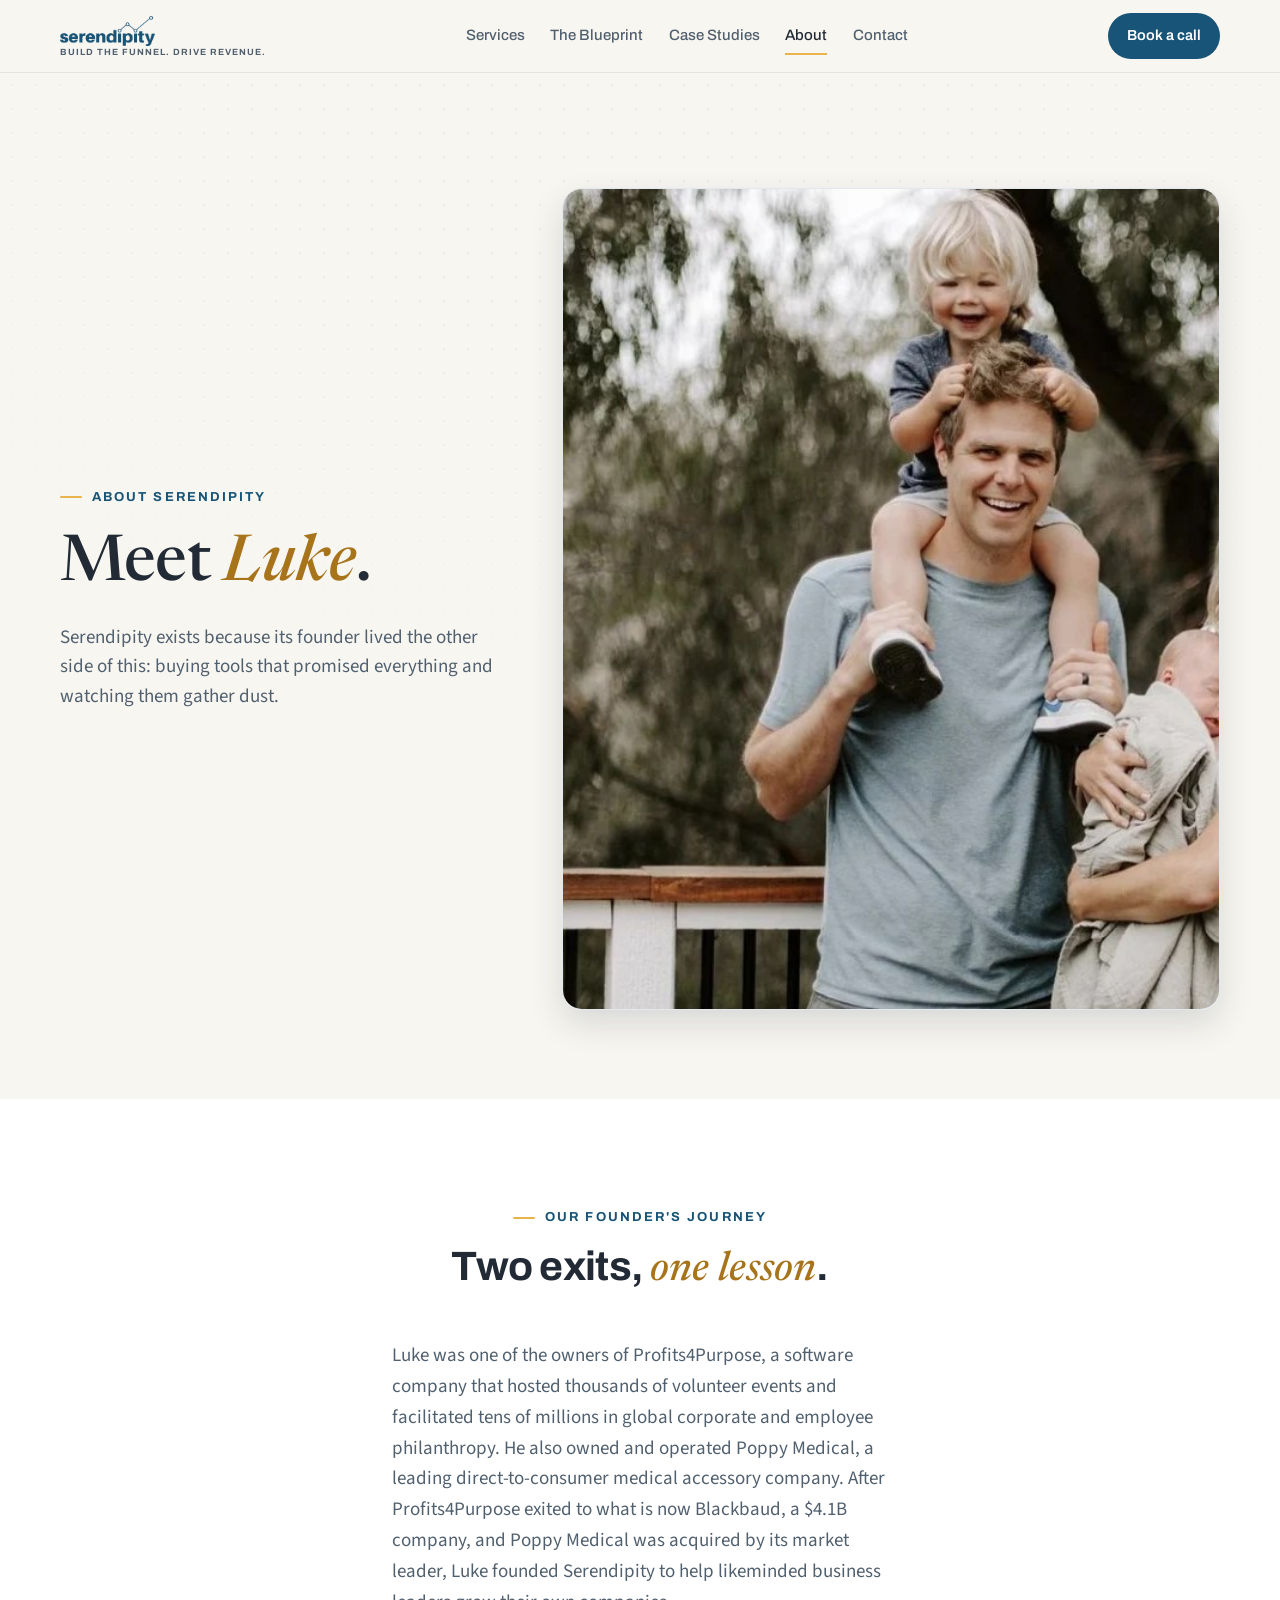
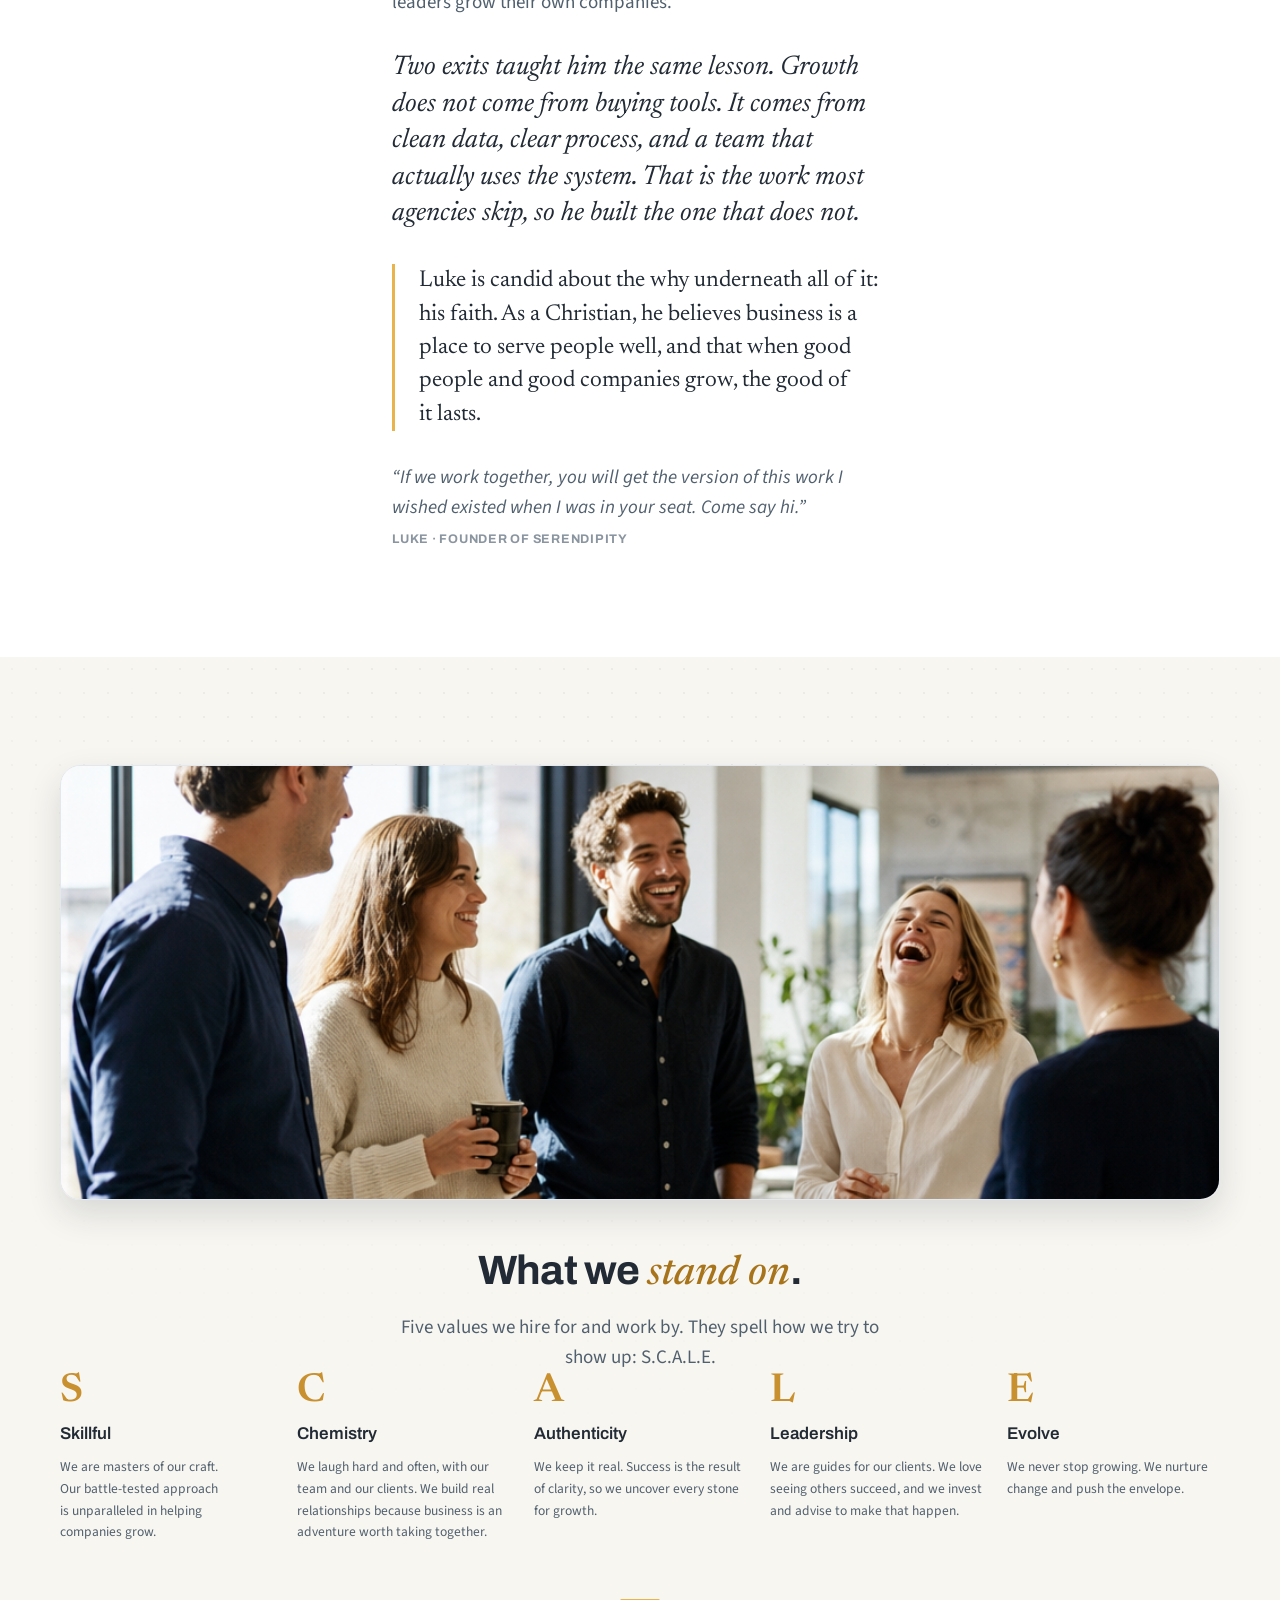
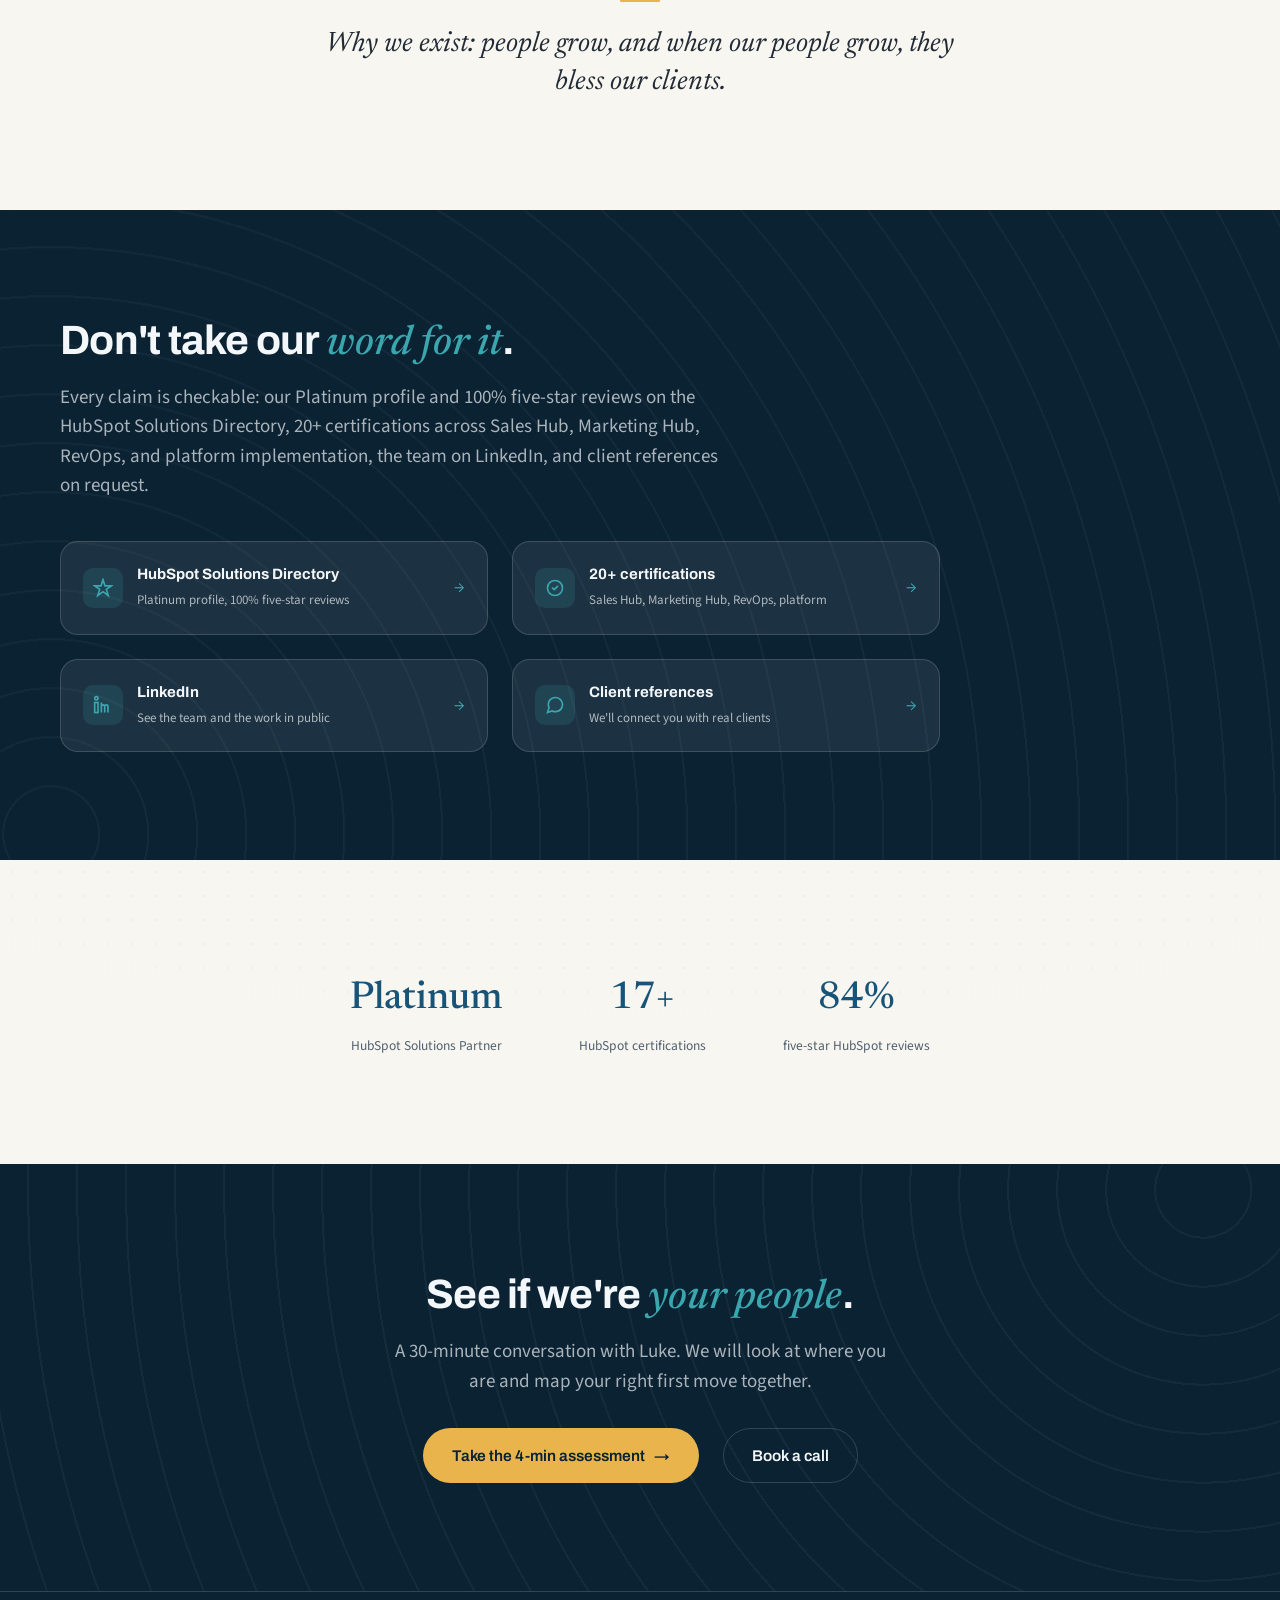
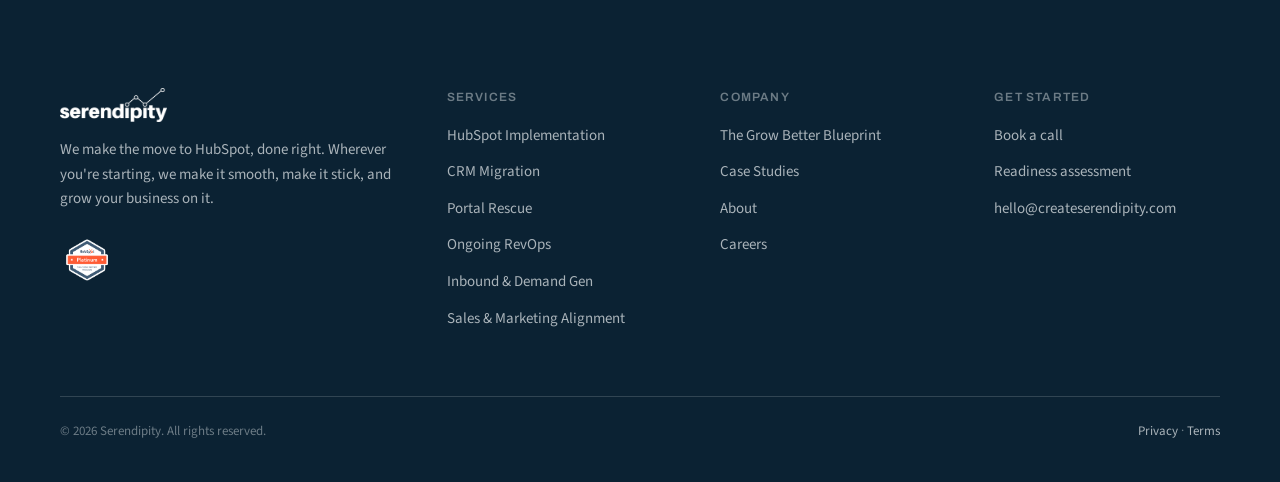
<file: about.html>
<!DOCTYPE html>
<html lang="en" data-density="comfortable">
<head>
<meta charset="utf-8">
<meta name="viewport" content="width=device-width, initial-scale=1">
<meta name="robots" content="noindex">
<link rel="preconnect" href="https://fonts.googleapis.com">
<link rel="preconnect" href="https://fonts.gstatic.com" crossorigin>
<link href="https://fonts.googleapis.com/css2?family=Newsreader:ital,opsz,wght@0,6..72,400;0,6..72,500;0,6..72,600;1,6..72,400;1,6..72,500&family=Source+Sans+3:ital,wght@0,400;0,500;0,600;0,700;1,400&family=Archivo:wght@500;600;700;800&display=swap" rel="stylesheet">
<link rel="icon" type="image/png" href="assets/favicon.png">
<meta name="theme-color" content="#0B2233">
<link rel="canonical" href="https://createserendipity.com/about.html">
<meta property="og:type" content="website">
<meta property="og:url" content="https://createserendipity.com/about.html">
<meta property="og:image" content="https://createserendipity.com/assets/imagery/hero.png">
<meta property="og:title" content="Serendipity · About">
<meta property="og:description" content="Meet Luke. Serendipity exists because its founder lived the other side of this: buying tools that promised everything and watching them gather dust.">

<title>Serendipity · About</title>
<meta name="description" content="Meet Luke. Serendipity exists because its founder lived the other side of this: buying tools that promised everything and watching them gather dust.">
<link rel="stylesheet" href="css/tokens.css">
<link rel="stylesheet" href="css/base.css">
<link rel="stylesheet" href="css/sections.css">
<link rel="stylesheet" href="css/pages.css">
<link rel="stylesheet" href="css/site.css">
</head>
<body>

<header class="site-header" data-screen-label="Header">
  <div class="wrap">
    <a class="logo-link" href="index.html" aria-label="Serendipity home"><img class="logo-img" src="assets/logo/serendipity-logo.png" alt="Serendipity"><span class="logo-tag">Build the funnel. Drive revenue.</span></a>
    <nav class="main-nav" id="mainNav">
      <a href="services.html">Services</a>
      <a href="grow-better-blueprint.html">The Blueprint</a>
      <a href="case-studies.html">Case Studies</a>
      <a href="about.html" aria-current="page">About</a>
      <a href="contact.html">Contact</a>
    </nav>
    <div class="header-actions">
      <a class="btn btn-primary btn-sm" href="contact.html">Book a call</a>
      <button class="nav-toggle" aria-label="Open menu" aria-expanded="false" aria-controls="mainNav">Menu</button>
    </div>
  </div>
</header>

<main>

  <!-- 1 · Hero — Meet Luke -->
  <section class="page-hero scheme-cream tx-dots" data-screen-label="Hero">
    <div class="wrap luke-feature">
      <div class="luke-copy reveal">
        <p class="eyebrow">About Serendipity</p>
        <h1>Meet <span class="hl-gold">Luke</span>.</h1>
        <p class="lede">Serendipity exists because its founder lived the other side of this: buying tools that promised everything and watching them gather dust.</p>
      </div>
      <div class="luke-photo reveal d1">
        <img src="assets/portrait/luke-portrait.jpg" alt="Luke, founder of Serendipity" class="luke-img" width="548" height="685">
      </div>
    </div>
  </section>

  <!-- 2 · Our founder's journey (centered editorial letter) -->
  <section class="scheme-white" data-screen-label="Founder's journey">
    <div class="wrap">
      <div class="section-head center reveal" style="margin: 0 auto var(--s-6);">
        <p class="eyebrow">Our founder's journey</p>
        <h2>Two exits, <span class="hl-gold">one lesson</span>.</h2>
      </div>
      <div class="founder-letter reveal d1">
        <p>Luke was one of the owners of Profits4Purpose, a software company that hosted thousands of volunteer events and facilitated tens of millions in global corporate and employee philanthropy. He also owned and operated Poppy Medical, a leading direct-to-consumer medical accessory company. After Profits4Purpose exited to what is now Blackbaud, a $4.1B company, and Poppy Medical was acquired by its market leader, Luke founded Serendipity to help likeminded business leaders grow their own companies.</p>
        <p class="ed-quote">Two exits taught him the same lesson. Growth does not come from buying tools. It comes from clean data, clear process, and a team that actually uses the system. That is the work most agencies skip, so he built the one that does not.</p>
        <!-- [CONFIRM with Luke] DRAFT faith line — replace with Luke's own words before launch -->
        <p class="founder-faith">Luke is candid about the why underneath all of it: his faith. As a Christian, he believes business is a place to serve people well, and that when good people and good companies grow, the good of it lasts.</p>
        <p class="founder-signoff">“If we work together, you will get the version of this work I wished existed when I was in your seat. Come say hi.”<span class="founder-sig">Luke · founder of Serendipity</span></p>
      </div>
    </div>
  </section>

  <!-- 3 · SCALE values -->
  <section class="scheme-cream tx-dots" data-screen-label="SCALE values">
    <div class="wrap">
      <div class="scale-banner reveal">
        <img src="assets/imagery/lifestyle/06-team-fun-a.png" alt="The Serendipity team">
      </div>
      <div class="section-head center reveal d1" style="margin-top: var(--s-6);">
        <h2>What we <span class="hl-gold">stand on</span>.</h2>
        <p class="lede">Five values we hire for and work by. They spell how we try to show up: S.C.A.L.E.</p>
      </div>
      <div class="scale-list reveal d1">
        <div class="scale-item"><span class="sc-letter">S</span><h4>Skillful</h4><p>We are masters of our craft. Our battle-tested approach is unparalleled in helping companies grow.</p></div>
        <div class="scale-item"><span class="sc-letter">C</span><h4>Chemistry</h4><p>We laugh hard and often, with our team and our clients. We build real relationships because business is an adventure worth taking together.</p></div>
        <div class="scale-item"><span class="sc-letter">A</span><h4>Authenticity</h4><p>We keep it real. Success is the result of clarity, so we uncover every stone for growth.</p></div>
        <div class="scale-item"><span class="sc-letter">L</span><h4>Leadership</h4><p>We are guides for our clients. We love seeing others succeed, and we invest and advise to make that happen.</p></div>
        <div class="scale-item"><span class="sc-letter">E</span><h4>Evolve</h4><p>We never stop growing. We nurture change and push the envelope.</p></div>
      </div>
      <p class="purpose-line reveal d1">Why we exist: people grow, and when our people grow, they bless our clients.</p>
    </div>
  </section>

  <!-- 4 · Don't take our word for it -->
  <section class="scheme-navy tx-topo tx-left" data-screen-label="Verify us">
    <div class="wrap">
      <div class="section-head reveal" style="margin-bottom: var(--s-5);">
        <h2 style="color: var(--c-on-dark);">Don't take our <span class="hl-teal">word for it</span>.</h2>
        <p class="lede">Every claim is checkable: our Platinum profile and 100% five-star reviews on the HubSpot Solutions Directory, 20+ certifications across Sales Hub, Marketing Hub, RevOps, and platform implementation, the team on LinkedIn, and client references on request.</p>
      </div>
      <div class="verify-grid reveal d1">
        <a class="verify-card" href="#">
          <span class="vc-icon"><svg width="20" height="20" viewBox="0 0 24 24" fill="none" stroke="currentColor" stroke-width="2"><path d="M12 2l2.4 7.4H22l-6 4.3 2.3 7.3-6.3-4.6-6.3 4.6L8 13.7 2 9.4h7.6z"></path></svg></span>
          <span class="vc-text"><b>HubSpot Solutions Directory</b><span>Platinum profile, 100% five-star reviews</span></span>
          <span class="vc-arrow">→</span>
        </a>
        <a class="verify-card" href="#">
          <span class="vc-icon"><svg width="20" height="20" viewBox="0 0 24 24" fill="none" stroke="currentColor" stroke-width="2"><path d="M9 12l2 2 4-4" stroke-linecap="round" stroke-linejoin="round"></path><circle cx="12" cy="12" r="9"></circle></svg></span>
          <span class="vc-text"><b>20+ certifications</b><span>Sales Hub, Marketing Hub, RevOps, platform</span></span>
          <span class="vc-arrow">→</span>
        </a>
        <a class="verify-card" href="#">
          <span class="vc-icon"><svg width="20" height="20" viewBox="0 0 24 24" fill="none" stroke="currentColor" stroke-width="2"><rect x="2" y="9" width="4" height="12"></rect><circle cx="4" cy="4" r="2"></circle><path d="M10 9v12M10 14c0-3 4-3 4 0v7M14 14c0-3 4-3 4 0v7"></path></svg></span>
          <span class="vc-text"><b>LinkedIn</b><span>See the team and the work in public</span></span>
          <span class="vc-arrow">→</span>
        </a>
        <a class="verify-card" href="contact.html">
          <span class="vc-icon"><svg width="20" height="20" viewBox="0 0 24 24" fill="none" stroke="currentColor" stroke-width="2"><path d="M21 11.5a8.38 8.38 0 01-.9 3.8 8.5 8.5 0 01-7.6 4.7 8.38 8.38 0 01-3.8-.9L3 21l1.9-5.7a8.38 8.38 0 01-.9-3.8 8.5 8.5 0 014.7-7.6 8.38 8.38 0 013.8-.9h.5a8.48 8.48 0 018 8v.5z"></path></svg></span>
          <span class="vc-text"><b>Client references</b><span>We'll connect you with real clients</span></span>
          <span class="vc-arrow">→</span>
        </a>
      </div>
    </div>
  </section>

  <!-- 5 · Stats bar -->
  <section class="scheme-cream tx-dots" data-screen-label="Stats">
    <div class="wrap">
      <div class="stats-bar reveal">
        <div class="stat"><b>Platinum</b><span>HubSpot Solutions Partner</span></div>
        <div class="stat"><b class="num" data-target="20" data-suffix="+">20+</b><span>HubSpot certifications</span></div>
        <div class="stat"><b class="num" data-target="100" data-suffix="%">100%</b><span>five-star HubSpot reviews</span></div>
      </div>
    </div>
  </section>

  <!-- 6 · CTA band -->
  <section class="cta-band scheme-navy tx-topo" data-screen-label="CTA">
    <div class="wrap">
      <div class="section-head center reveal">
        <h2>See if we're <span class="hl-teal">your people</span>.</h2>
        <p class="lede">A 30-minute conversation with Luke. We will look at where you are and map your right first move together.</p>
      </div>
      <div class="cta-row reveal d1">
        <a class="btn btn-gold" href="assessment.html">Take the 4-min assessment <span class="arrow">→</span></a>
        <a class="btn btn-ghost" href="contact.html">Book a call</a>
      </div>
    </div>
  </section>

</main>

<footer class="site-footer" data-screen-label="Footer">
  <div class="wrap">
    <div class="footer-grid">
      <div class="footer-brand">
        <a class="logo-link" href="index.html"><img class="logo-img" src="assets/logo/serendipity-logo-white.png" alt="Serendipity"></a>
        <p>We make the move to HubSpot, done right. Wherever you're starting, we make it smooth, make it stick, and grow your business on it.</p>
        <img class="footer-badge" src="assets/badges/hubspot-platinum-badge.png" alt="HubSpot Platinum Solutions Partner">
      </div>
      <div>
        <h4>Services</h4>
        <ul>
          <li><a href="implementation.html">HubSpot Implementation</a></li>
          <li><a href="migration.html">CRM Migration</a></li>
          <li><a href="portal-rescue.html">Portal Rescue</a></li>
          <li><a href="revops.html">Ongoing RevOps</a></li>
          <li><a href="demand-gen.html">Inbound &amp; Demand Gen</a></li>
          <li><a href="alignment.html">Sales &amp; Marketing Alignment</a></li>
        </ul>
      </div>
      <div>
        <h4>Company</h4>
        <ul>
          <li><a href="grow-better-blueprint.html">The Grow Better Blueprint</a></li>
          <li><a href="case-studies.html">Case Studies</a></li>
          <li><a href="about.html">About</a></li>
          <li><a href="careers.html">Careers</a></li>
        </ul>
      </div>
      <div>
        <h4>Get started</h4>
        <ul>
          <li><a href="contact.html">Book a call</a></li>
          <li><a href="assessment.html">Readiness assessment</a></li>
          <li><a href="mailto:hello@createserendipity.com">hello@createserendipity.com</a></li>
        </ul>
      </div>
    </div>
    <div class="footer-legal">
      <span>© 2026 Serendipity. All rights reserved.</span>
      <span><a href="#">Privacy</a> · <a href="#">Terms</a></span>
    </div>
  </div>
</footer>
<script src="js/main.js"></script>
</body>
</html>
</file>
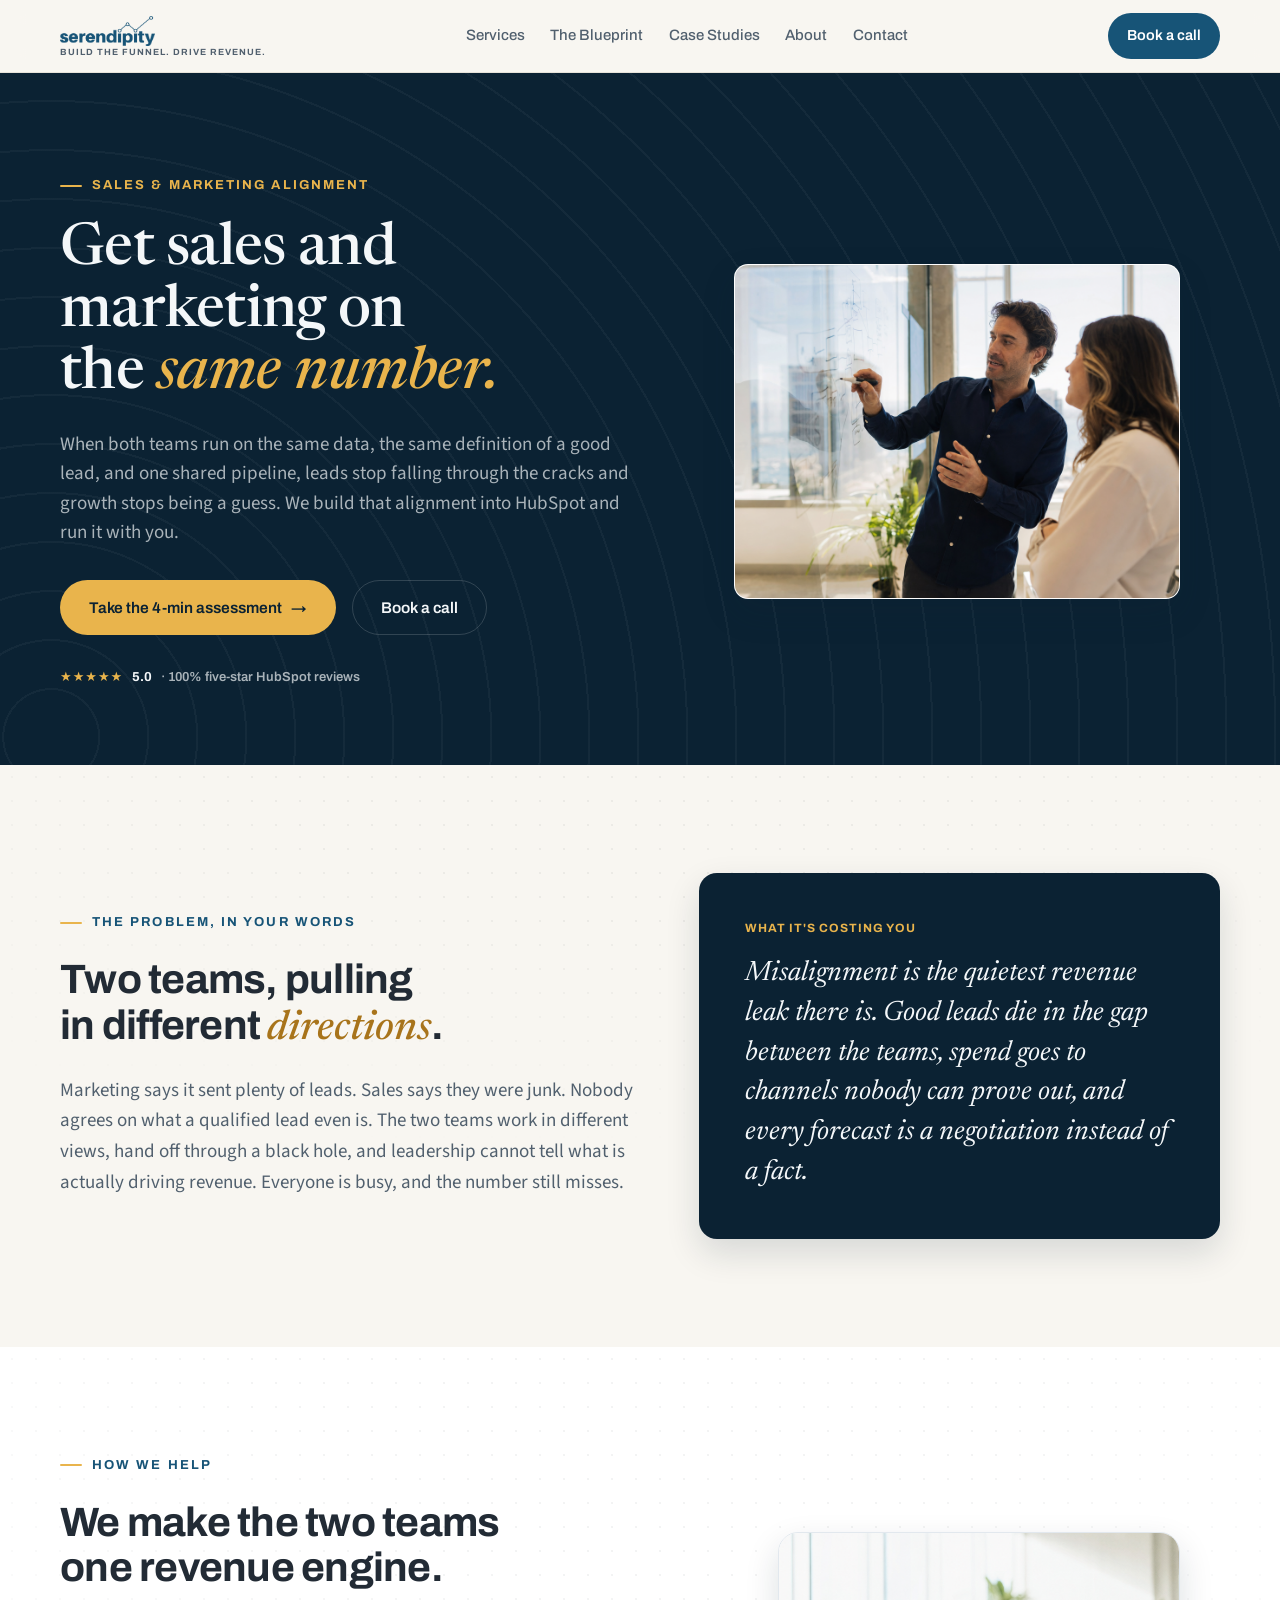
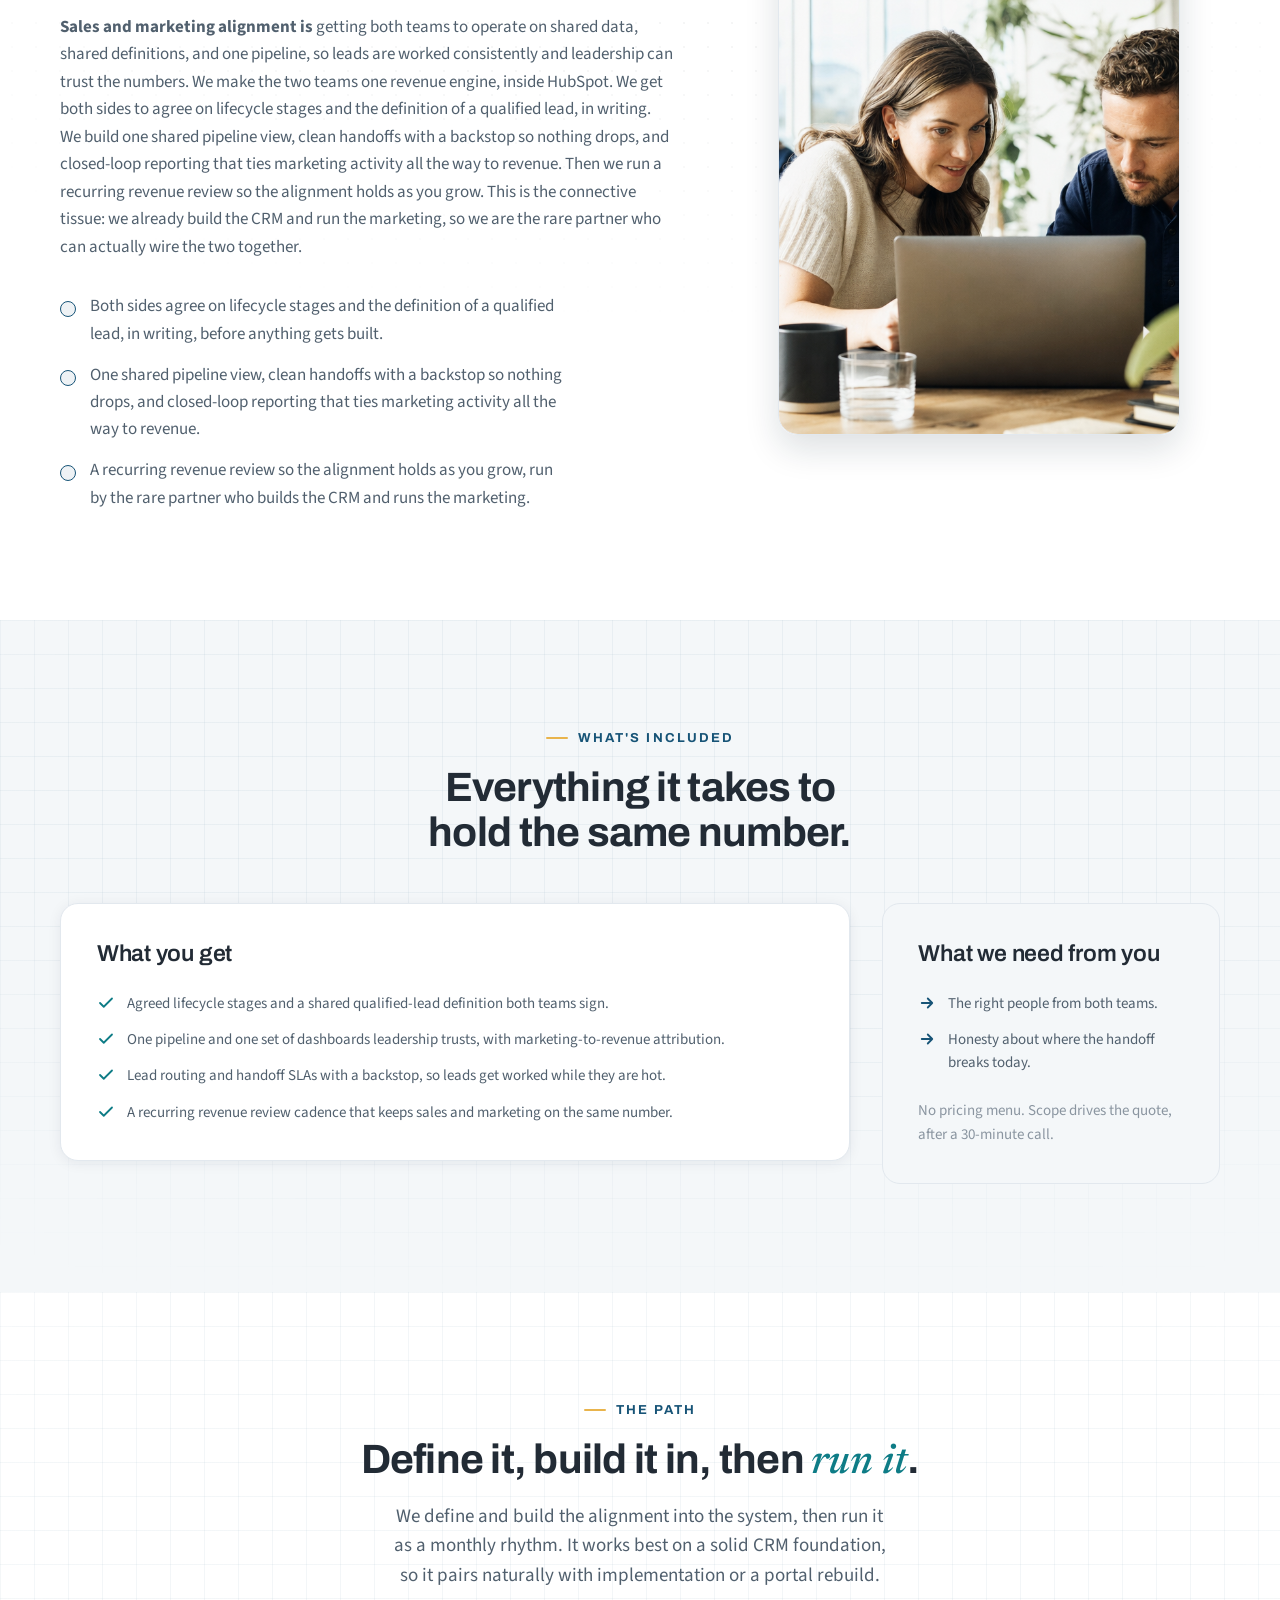
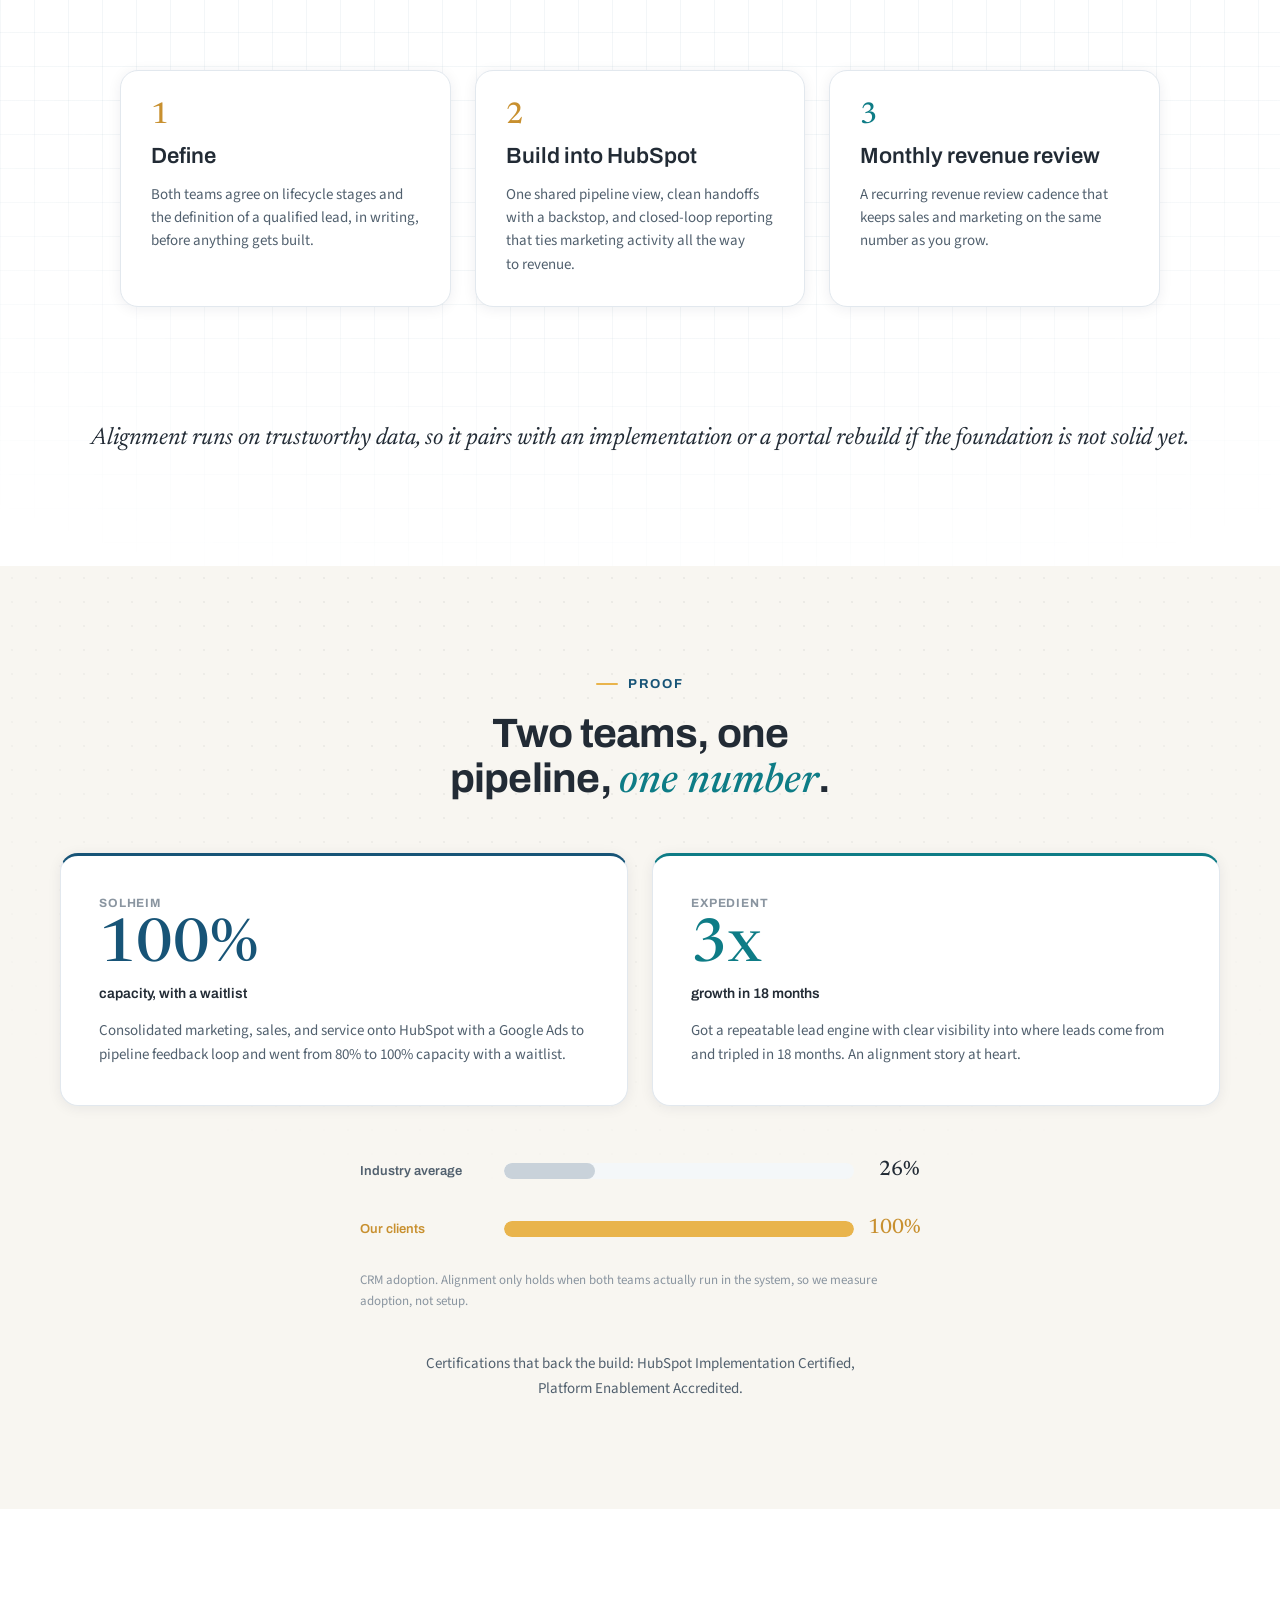
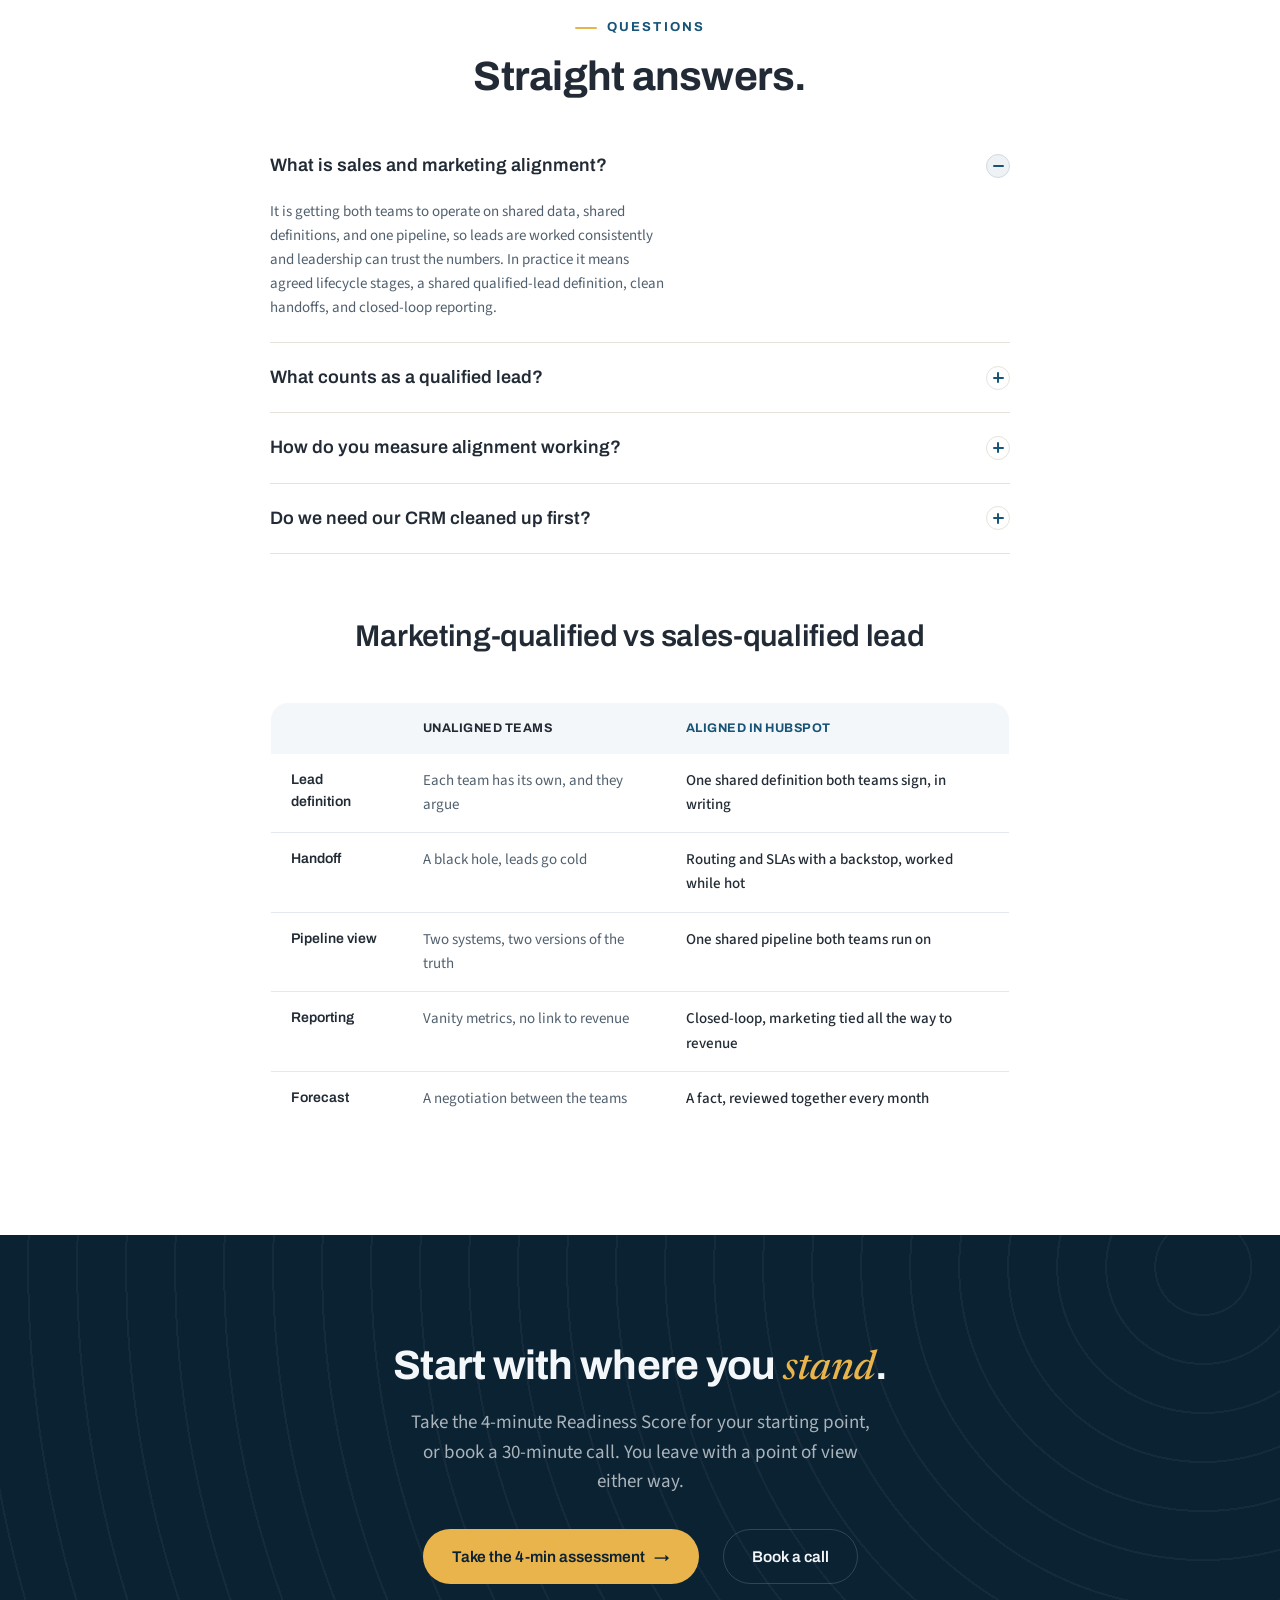
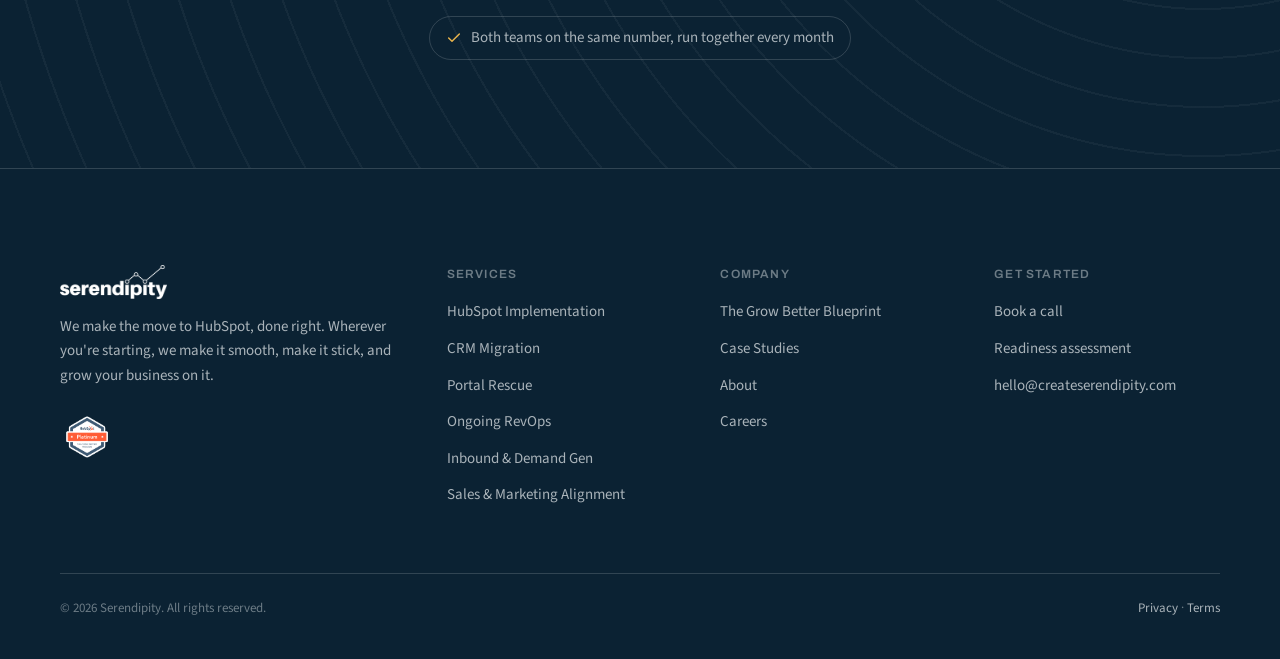
<file: alignment.html>
<!DOCTYPE html>
<html lang="en" data-density="comfortable">
<head>
<meta charset="utf-8">
<meta name="viewport" content="width=device-width, initial-scale=1">
<meta name="robots" content="noindex">
<link rel="preconnect" href="https://fonts.googleapis.com">
<link rel="preconnect" href="https://fonts.gstatic.com" crossorigin>
<link href="https://fonts.googleapis.com/css2?family=Newsreader:ital,opsz,wght@0,6..72,400;0,6..72,500;0,6..72,600;1,6..72,400;1,6..72,500&family=Source+Sans+3:ital,wght@0,400;0,500;0,600;0,700;1,400&family=Archivo:wght@500;600;700;800&display=swap" rel="stylesheet">
<link rel="icon" type="image/png" href="assets/favicon.png">
<meta name="theme-color" content="#0B2233">
<link rel="canonical" href="https://createserendipity.com/alignment.html">
<meta property="og:type" content="website">
<meta property="og:url" content="https://createserendipity.com/alignment.html">
<meta property="og:image" content="https://createserendipity.com/assets/imagery/hero.png">
<meta property="og:title" content="Sales &amp; Marketing Alignment · Serendipity">
<meta property="og:description" content="When both teams run on the same data, the same definition of a good lead, and one shared pipeline, leads stop falling through the cracks and growth stops being a guess. We build that alignment into HubSpot and run it with you.">

<title>Sales &amp; Marketing Alignment · Serendipity</title>
<meta name="description" content="Sales and marketing alignment built into HubSpot: agreed lifecycle stages, a shared qualified-lead definition, one pipeline, clean handoffs, and closed-loop reporting that ties marketing to revenue, run on a monthly rhythm.">
<link rel="stylesheet" href="css/tokens.css">
<link rel="stylesheet" href="css/base.css">
<link rel="stylesheet" href="css/sections.css">
<link rel="stylesheet" href="css/pages.css">
<link rel="stylesheet" href="css/service.css">
<link rel="stylesheet" href="css/site.css">
</head>
<body>

<header class="site-header" data-screen-label="Header">
  <div class="wrap">
    <a class="logo-link" href="index.html" aria-label="Serendipity home"><img class="logo-img" src="assets/logo/serendipity-logo.png" alt="Serendipity"><span class="logo-tag">Build the funnel. Drive revenue.</span></a>
    <nav class="main-nav" id="mainNav">
      <a href="services.html">Services</a>
      <a href="grow-better-blueprint.html">The Blueprint</a>
      <a href="case-studies.html">Case Studies</a>
      <a href="about.html">About</a>
      <a href="contact.html">Contact</a>
    </nav>
    <div class="header-actions">
      <a class="btn btn-primary btn-sm" href="contact.html">Book a call</a>
      <button class="nav-toggle" aria-label="Open menu" aria-expanded="false" aria-controls="mainNav">Menu</button>
    </div>
  </div>
</header>

<main id="top">

  <!-- ===================== HERO (navy, copy + whiteboard photo) ===================== -->
  <section class="svc-hero scheme-navy tx-topo tx-left" data-screen-label="Hero">
    <div class="wrap">
      <div class="svc-hero-copy">
        <span class="eyebrow">Sales &amp; Marketing Alignment</span>
        <h1 class="reveal d1">Get sales and marketing on the <span class="hl-gold">same number.</span></h1>
        <p class="lede reveal d2">When both teams run on the same data, the same definition of a good lead, and one shared pipeline, leads stop falling through the cracks and growth stops being a guess. We build that alignment into HubSpot and run it with you.</p>
        <div class="hero-cta reveal d2">
          <a class="btn btn-gold" href="assessment.html">Take the 4-min assessment <span class="arrow">→</span></a>
          <a class="btn btn-ghost" href="contact.html">Book a call</a>
        </div>
        <span class="svc-chip reveal d2"><span class="stars">★★★★★</span> <b>5.0</b> · 100% five-star HubSpot reviews</span>
      </div>
      <div class="svc-hero-media reveal d2">
        <figure class="svc-frame">
          <img class="svc-frame-shot" src="assets/imagery/lifestyle/08-whiteboard-strategy.png" alt="Sales and marketing teams aligning on a shared pipeline at a whiteboard" loading="eager" decoding="async">
        </figure>
      </div>
    </div>
  </section>

  <!-- ===================== PROBLEM + STAKES (cream) ===================== -->
  <section class="scheme-cream tx-dots" data-screen-label="The problem">
    <div class="wrap">
      <div class="prob-split">
        <div class="prob-copy reveal">
          <span class="eyebrow">The problem, in your words</span>
          <h2>Two teams, pulling in different <span class="hl-gold">directions</span>.</h2>
          <p>Marketing says it sent plenty of leads. Sales says they were junk. Nobody agrees on what a qualified lead even is. The two teams work in different views, hand off through a black hole, and leadership cannot tell what is actually driving revenue. Everyone is busy, and the number still misses.</p>
        </div>
        <aside class="prob-stakes reveal d1">
          <span class="stakes-tag">What it's costing you</span>
          <p>Misalignment is the quietest revenue leak there is. Good leads die in the gap between the teams, spend goes to channels nobody can prove out, and every forecast is a negotiation instead of a fact.</p>
        </aside>
      </div>
    </div>
  </section>

  <!-- ===================== HOW WE HELP (white) ===================== -->
  <section class="scheme-white tx-dots" data-screen-label="How we help">
    <div class="wrap">
      <div class="ed-split svc-help-split">
        <div class="ed-copy reveal">
          <span class="eyebrow">How we help</span>
          <h2>We make the two teams one revenue engine.</h2>
          <p><b>Sales and marketing alignment is</b> getting both teams to operate on shared data, shared definitions, and one pipeline, so leads are worked consistently and leadership can trust the numbers. We make the two teams one revenue engine, inside HubSpot. We get both sides to agree on lifecycle stages and the definition of a qualified lead, in writing. We build one shared pipeline view, clean handoffs with a backstop so nothing drops, and closed-loop reporting that ties marketing activity all the way to revenue. Then we run a recurring revenue review so the alignment holds as you grow. This is the connective tissue: we already build the CRM and run the marketing, so we are the rare partner who can actually wire the two together.</p>
          <ul class="svc-help-list">
            <li>Both sides agree on lifecycle stages and the definition of a qualified lead, in writing, before anything gets built.</li>
            <li>One shared pipeline view, clean handoffs with a backstop so nothing drops, and closed-loop reporting that ties marketing activity all the way to revenue.</li>
            <li>A recurring revenue review so the alignment holds as you grow, run by the rare partner who builds the CRM and runs the marketing.</li>
          </ul>
        </div>
        <figure class="ed-media reveal d1">
          <img src="assets/imagery/lifestyle/10-problem-solving.png" alt="Sales and marketing teams aligning on one pipeline together" loading="lazy" decoding="async">
        </figure>
      </div>
    </div>
  </section>

  <!-- ===================== WHAT'S INCLUDED (cool-gray) ===================== -->
  <section class="scheme-cool tx-graph" data-screen-label="What's included">
    <div class="wrap">
      <div class="section-head center reveal">
        <span class="eyebrow">What's included</span>
        <h2>Everything it takes to hold the same number.</h2>
      </div>
      <div class="incl-grid reveal d1">
        <div class="incl-col">
          <h3>What you get</h3>
          <ul class="incl-list">
            <li><svg width="18" height="18" viewBox="0 0 24 24" fill="none" stroke="currentColor" stroke-width="2.4"><path d="M20 6L9 17l-5-5" stroke-linecap="round" stroke-linejoin="round"/></svg>Agreed lifecycle stages and a shared qualified-lead definition both teams sign.</li>
            <li><svg width="18" height="18" viewBox="0 0 24 24" fill="none" stroke="currentColor" stroke-width="2.4"><path d="M20 6L9 17l-5-5" stroke-linecap="round" stroke-linejoin="round"/></svg>One pipeline and one set of dashboards leadership trusts, with marketing-to-revenue attribution.</li>
            <li><svg width="18" height="18" viewBox="0 0 24 24" fill="none" stroke="currentColor" stroke-width="2.4"><path d="M20 6L9 17l-5-5" stroke-linecap="round" stroke-linejoin="round"/></svg>Lead routing and handoff SLAs with a backstop, so leads get worked while they are hot.</li>
            <li><svg width="18" height="18" viewBox="0 0 24 24" fill="none" stroke="currentColor" stroke-width="2.4"><path d="M20 6L9 17l-5-5" stroke-linecap="round" stroke-linejoin="round"/></svg>A recurring revenue review cadence that keeps sales and marketing on the same number.</li>
          </ul>
        </div>
        <div class="incl-col need">
          <h3>What we need from you</h3>
          <ul class="incl-list">
            <li><svg width="18" height="18" viewBox="0 0 24 24" fill="none" stroke="currentColor" stroke-width="2.4"><path d="M5 12h14M13 6l6 6-6 6" stroke-linecap="round" stroke-linejoin="round"/></svg>The right people from both teams.</li>
            <li><svg width="18" height="18" viewBox="0 0 24 24" fill="none" stroke="currentColor" stroke-width="2.4"><path d="M5 12h14M13 6l6 6-6 6" stroke-linecap="round" stroke-linejoin="round"/></svg>Honesty about where the handoff breaks today.</li>
          </ul>
          <p style="font-size: var(--fs-sm); color: var(--c-ink-3); margin-top: var(--s-3);">No pricing menu. Scope drives the quote, after a 30-minute call.</p>
        </div>
      </div>
    </div>
  </section>

  <!-- ===================== THE PATH (white, define -> build -> run) ===================== -->
  <section class="scheme-white tx-graph" data-screen-label="The path">
    <div class="wrap">
      <div class="method-body">
        <div class="section-head center reveal">
          <span class="eyebrow">The path</span>
          <h2>Define it, build it in, then <span class="hl-teal">run it</span>.</h2>
          <p class="lede">We define and build the alignment into the system, then run it as a monthly rhythm. It works best on a solid CRM foundation, so it pairs naturally with implementation or a portal rebuild.</p>
        </div>
        <div class="bp-steps reveal d1">
          <div class="bp-step">
            <span class="bp-num">1</span>
            <h4>Define</h4>
            <p>Both teams agree on lifecycle stages and the definition of a qualified lead, in writing, before anything gets built.</p>
          </div>
          <div class="bp-step">
            <span class="bp-num">2</span>
            <h4>Build into HubSpot</h4>
            <p>One shared pipeline view, clean handoffs with a backstop, and closed-loop reporting that ties marketing activity all the way to revenue.</p>
          </div>
          <div class="bp-step">
            <span class="bp-num">3</span>
            <h4>Monthly revenue review</h4>
            <p>A recurring revenue review cadence that keeps sales and marketing on the same number as you grow.</p>
          </div>
        </div>
        <p class="plan-close" style="margin-top: var(--s-4);">Alignment runs on trustworthy data, so it pairs with an implementation or a portal rebuild if the foundation is not solid yet.</p>
      </div>
    </div>
  </section>

  <!-- ===================== PROOF (cream) ===================== -->
  <section class="scheme-cream tx-dots" data-screen-label="Proof">
    <div class="wrap">
      <div class="section-head center reveal">
        <span class="eyebrow">Proof</span>
        <h2>Two teams, one pipeline, <span class="hl-teal">one number</span>.</h2>
      </div>
      <div class="proof-duo reveal d1" style="margin-top: var(--s-6);">
        <!-- [VERIFY: Solheim 80% to 100% capacity with a waitlist, Google Ads to pipeline feedback loop across Marketing/Sales/Service Hubs, industry, confirm with Luke] -->
        <article class="proof-card">
          <span class="proof-name">Solheim</span>
          <b class="proof-stat">100%</b>
          <span class="proof-stat-label">capacity, with a waitlist</span>
          <p>Consolidated marketing, sales, and service onto HubSpot with a Google Ads to pipeline feedback loop and went from 80% to 100% capacity with a waitlist.</p>
        </article>
        <!-- [VERIFY: Expedient repeatable lead engine with clear lead-source visibility, tripled in 18 months, industry, confirm with Luke] -->
        <article class="proof-card">
          <span class="proof-name">Expedient</span>
          <b class="proof-stat teal">3x</b>
          <span class="proof-stat-label">growth in 18 months</span>
          <p>Got a repeatable lead engine with clear visibility into where leads come from and tripled in 18 months. An alignment story at heart.</p>
        </article>
      </div>
      <div class="adopt-gauge reveal d1">
        <div class="ag-row">
          <span class="ag-label">Industry average</span>
          <div class="ag-track"><div class="ag-fill muted" style="width:26%"></div></div>
          <span class="ag-val">26%</span>
        </div>
        <div class="ag-row us">
          <span class="ag-label">Our clients</span>
          <div class="ag-track"><div class="ag-fill gold" style="width:100%"></div></div>
          <span class="ag-val">100%</span>
        </div>
        <p class="ag-cap">CRM adoption. Alignment only holds when both teams actually run in the system, so we measure adoption, not setup.</p>
      </div>
      <p class="bp-hubs reveal d1">Certifications that back the build: HubSpot Implementation Certified, Platform Enablement Accredited.</p>
    </div>
  </section>

  <!-- ===================== FAQ (white) + comparison table ===================== -->
  <section class="scheme-white" data-screen-label="FAQ">
    <div class="wrap svc-faq">
      <div class="section-head center reveal">
        <span class="eyebrow">Questions</span>
        <h2>Straight answers.</h2>
      </div>
      <div class="faq-list reveal d1">
        <details class="faq-item" open>
          <summary class="faq-q">What is sales and marketing alignment?<span class="faq-ico"></span></summary>
          <p class="faq-a">It is getting both teams to operate on shared data, shared definitions, and one pipeline, so leads are worked consistently and leadership can trust the numbers. In practice it means agreed lifecycle stages, a shared qualified-lead definition, clean handoffs, and closed-loop reporting.</p>
        </details>
        <details class="faq-item">
          <summary class="faq-q">What counts as a qualified lead?<span class="faq-ico"></span></summary>
          <p class="faq-a">Whatever your two teams agree it is, in writing. Our job is to facilitate that definition and build it into HubSpot so it is enforced, not debated.</p>
        </details>
        <details class="faq-item">
          <summary class="faq-q">How do you measure alignment working?<span class="faq-ico"></span></summary>
          <p class="faq-a">Fewer leads lost in the handoff, faster first touch, and reporting that ties marketing activity to real pipeline and revenue, reviewed together every month.</p>
        </details>
        <details class="faq-item">
          <summary class="faq-q">Do we need our CRM cleaned up first?<span class="faq-ico"></span></summary>
          <p class="faq-a">Usually yes. Alignment runs on trustworthy data, so it pairs with an implementation or a portal rebuild if the foundation is not solid yet.</p>
        </details>
      </div>

      <div class="section-head center reveal" style="margin-top: var(--s-8);">
        <h3 style="font-size: clamp(22px,2.4vw,30px);">Marketing-qualified vs sales-qualified lead</h3>
      </div>
      <div class="cmp-wrap reveal d1">
        <table class="cmp-table">
          <thead>
            <tr><th scope="col">&nbsp;</th><th scope="col">Unaligned teams</th><th scope="col" class="ours">Aligned in HubSpot</th></tr>
          </thead>
          <tbody>
            <tr><th scope="row">Lead definition</th><td>Each team has its own, and they argue</td><td class="ours">One shared definition both teams sign, in writing</td></tr>
            <tr><th scope="row">Handoff</th><td>A black hole, leads go cold</td><td class="ours">Routing and SLAs with a backstop, worked while hot</td></tr>
            <tr><th scope="row">Pipeline view</th><td>Two systems, two versions of the truth</td><td class="ours">One shared pipeline both teams run on</td></tr>
            <tr><th scope="row">Reporting</th><td>Vanity metrics, no link to revenue</td><td class="ours">Closed-loop, marketing tied all the way to revenue</td></tr>
            <tr><th scope="row">Forecast</th><td>A negotiation between the teams</td><td class="ours">A fact, reviewed together every month</td></tr>
          </tbody>
        </table>
      </div>
    </div>
  </section>

  <!-- ===================== CTA BAND (navy) ===================== -->
  <section class="cta-band scheme-navy tx-topo" data-screen-label="Final CTA">
    <div class="wrap">
      <div class="section-head center reveal">
        <h2>Start with where you <span class="hl-gold">stand</span>.</h2>
        <p class="lede">Take the 4-minute Readiness Score for your starting point, or book a 30-minute call. You leave with a point of view either way.</p>
      </div>
      <div class="cta-row reveal d1">
        <a class="btn btn-gold" href="assessment.html">Take the 4-min assessment <span class="arrow">→</span></a>
        <a class="btn btn-ghost" href="contact.html">Book a call</a>
      </div>
      <span class="guar-chip reveal d1">
        <svg width="16" height="16" viewBox="0 0 24 24" fill="none" stroke="currentColor" stroke-width="2.2"><path d="M20 6L9 17l-5-5" stroke-linecap="round" stroke-linejoin="round"></path></svg>
        Both teams on the same number, run together every month
      </span>
    </div>
  </section>

</main>

<!-- ===================== FOOTER ===================== -->
<footer class="site-footer" data-screen-label="Footer">
  <div class="wrap">
    <div class="footer-grid">
      <div class="footer-brand">
        <a class="logo-link" href="index.html"><img class="logo-img" src="assets/logo/serendipity-logo-white.png" alt="Serendipity"></a>
        <p>We make the move to HubSpot, done right. Wherever you're starting, we make it smooth, make it stick, and grow your business on it.</p>
        <img class="footer-badge" src="assets/badges/hubspot-platinum-badge.png" alt="HubSpot Platinum Solutions Partner">
      </div>
      <div>
        <h4>Services</h4>
        <ul>
          <li><a href="implementation.html">HubSpot Implementation</a></li>
          <li><a href="migration.html">CRM Migration</a></li>
          <li><a href="portal-rescue.html">Portal Rescue</a></li>
          <li><a href="revops.html">Ongoing RevOps</a></li>
          <li><a href="demand-gen.html">Inbound &amp; Demand Gen</a></li>
          <li><a href="alignment.html">Sales &amp; Marketing Alignment</a></li>
        </ul>
      </div>
      <div>
        <h4>Company</h4>
        <ul>
          <li><a href="grow-better-blueprint.html">The Grow Better Blueprint</a></li>
          <li><a href="case-studies.html">Case Studies</a></li>
          <li><a href="about.html">About</a></li>
          <li><a href="careers.html">Careers</a></li>
        </ul>
      </div>
      <div>
        <h4>Get started</h4>
        <ul>
          <li><a href="contact.html">Book a call</a></li>
          <li><a href="assessment.html">Readiness assessment</a></li>
          <li><a href="mailto:hello@createserendipity.com">hello@createserendipity.com</a></li>
        </ul>
      </div>
    </div>
    <div class="footer-legal">
      <span>© 2026 Serendipity. All rights reserved.</span>
      <span><a href="#">Privacy</a> · <a href="#">Terms</a></span>
    </div>
  </div>
</footer>
<script src="js/main.js"></script>

<script type="application/ld+json">
{"@context":"https://schema.org","@type":"Service","name":"Sales & Marketing Alignment","serviceType":"Sales and marketing alignment in HubSpot","provider":{"@type":"Organization","name":"Serendipity","url":"https://createserendipity.com/"},"description":"We align sales and marketing around revenue inside HubSpot: agreed lifecycle stages, a shared qualified-lead definition, one pipeline, clean handoffs, and closed-loop reporting, run on a monthly rhythm.","areaServed":"US"}
</script>
<script type="application/ld+json">
{"@context":"https://schema.org","@type":"FAQPage","mainEntity":[{"@type":"Question","name":"What is sales and marketing alignment?","acceptedAnswer":{"@type":"Answer","text":"It is getting both teams to operate on shared data, shared definitions, and one pipeline, so leads are worked consistently and leadership can trust the numbers. In practice it means agreed lifecycle stages, a shared qualified-lead definition, clean handoffs, and closed-loop reporting."}},{"@type":"Question","name":"What counts as a qualified lead?","acceptedAnswer":{"@type":"Answer","text":"Whatever your two teams agree it is, in writing. Our job is to facilitate that definition and build it into HubSpot so it is enforced, not debated."}},{"@type":"Question","name":"How do you measure alignment working?","acceptedAnswer":{"@type":"Answer","text":"Fewer leads lost in the handoff, faster first touch, and reporting that ties marketing activity to real pipeline and revenue, reviewed together every month."}},{"@type":"Question","name":"Do we need our CRM cleaned up first?","acceptedAnswer":{"@type":"Answer","text":"Usually yes. Alignment runs on trustworthy data, so it pairs with an implementation or a portal rebuild if the foundation is not solid yet."}}]}
</script>
</body>
</html>
</file>
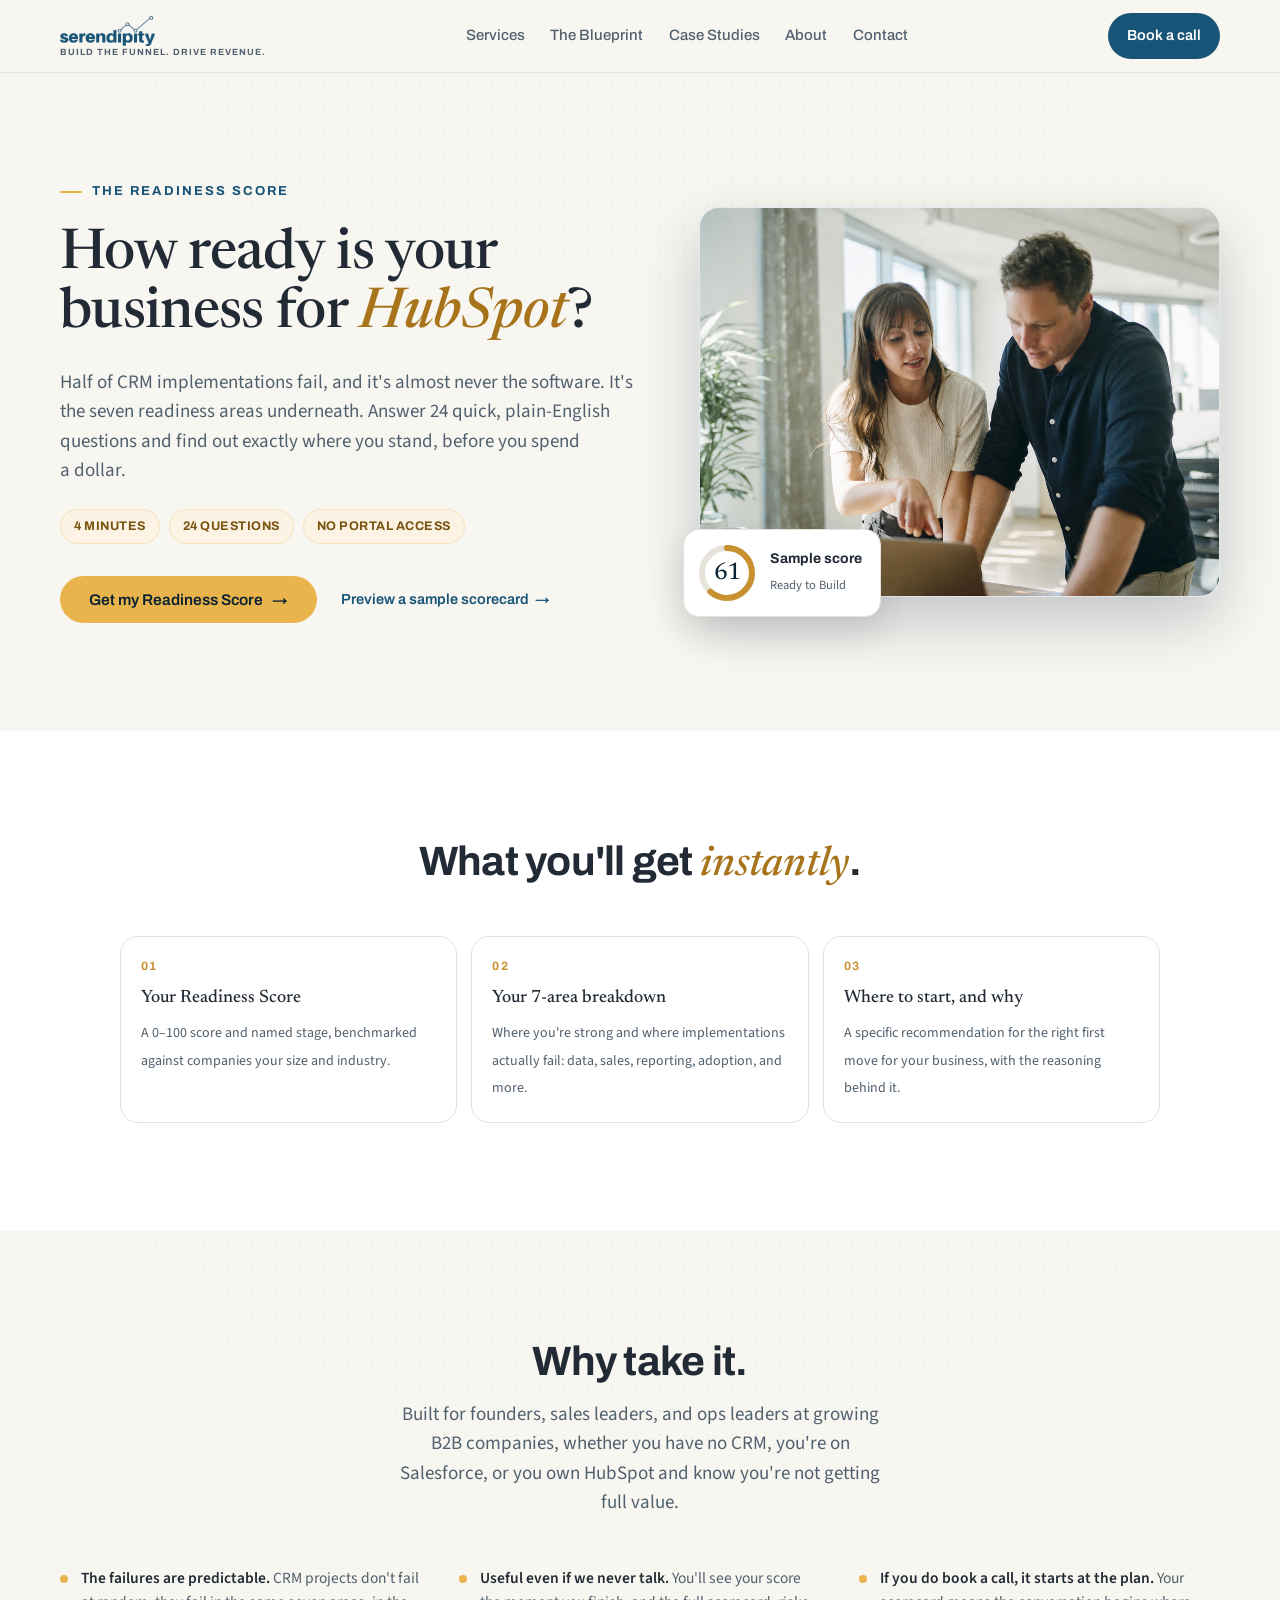
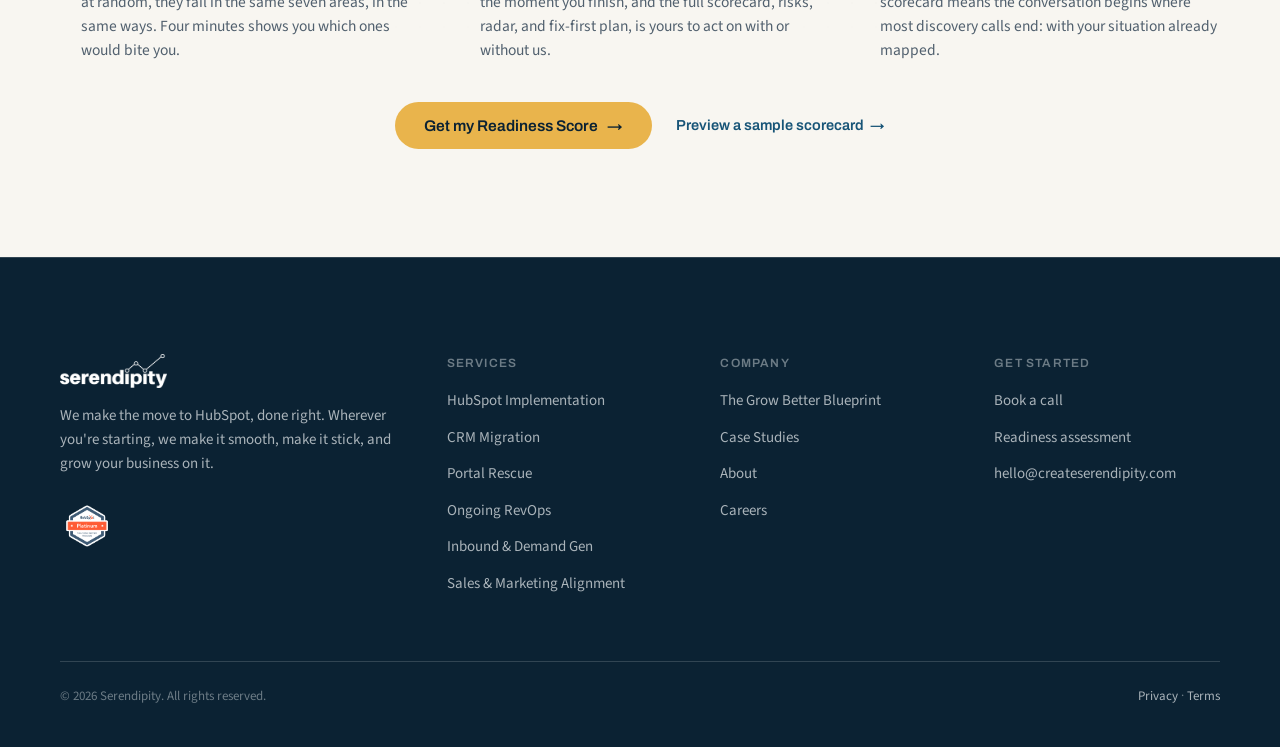
<file: assessment.html>
<!DOCTYPE html>
<html lang="en" data-density="comfortable">
<head>
<meta charset="utf-8">
<meta name="viewport" content="width=device-width, initial-scale=1">
<meta name="robots" content="noindex">
<link rel="preconnect" href="https://fonts.googleapis.com">
<link rel="preconnect" href="https://fonts.gstatic.com" crossorigin>
<link href="https://fonts.googleapis.com/css2?family=Newsreader:ital,opsz,wght@0,6..72,400;0,6..72,500;0,6..72,600;1,6..72,400;1,6..72,500&family=Source+Sans+3:ital,wght@0,400;0,500;0,600;0,700;1,400&family=Archivo:wght@500;600;700;800&display=swap" rel="stylesheet">
<link rel="icon" type="image/png" href="assets/favicon.png">
<meta name="theme-color" content="#0B2233">
<link rel="canonical" href="https://createserendipity.com/assessment.html">
<title>Serendipity · HubSpot Readiness Score</title>
<meta name="description" content="How ready is your business for HubSpot? A 4-minute, 24-question self-diagnostic across the seven areas where implementations succeed or fail. Instant score, no portal access needed.">
<meta property="og:type" content="website">
<meta property="og:url" content="https://createserendipity.com/assessment.html">
<meta property="og:image" content="https://createserendipity.com/assets/imagery/hero.png">
<meta property="og:title" content="Serendipity · HubSpot Readiness Score">
<meta property="og:description" content="How ready is your business for HubSpot? A 4-minute, 24-question self-diagnostic across the seven areas where implementations succeed or fail. Instant score, no portal access needed.">
<link rel="stylesheet" href="css/tokens.css">
<link rel="stylesheet" href="css/base.css">
<link rel="stylesheet" href="css/sections.css">
<link rel="stylesheet" href="css/assessment.css">
<link rel="stylesheet" href="css/site.css">
</head>
<body>

<!-- ===================== HEADER ===================== -->
<header class="site-header" data-screen-label="Header">
  <div class="wrap">
    <a class="logo-link" href="index.html" aria-label="Serendipity home"><img class="logo-img" src="assets/logo/serendipity-logo.png" alt="Serendipity"><span class="logo-tag">Build the funnel. Drive revenue.</span></a>
    <nav class="main-nav" id="mainNav">
      <a href="services.html">Services</a>
      <a href="grow-better-blueprint.html">The Blueprint</a>
      <a href="case-studies.html">Case Studies</a>
      <a href="about.html">About</a>
      <a href="contact.html">Contact</a>
    </nav>
    <div class="header-actions">
      <a class="btn btn-primary btn-sm" href="contact.html">Book a call</a>
      <button class="nav-toggle" aria-label="Open menu" aria-expanded="false" aria-controls="mainNav">Menu</button>
    </div>
  </div>
</header>

<main class="assess-shell">

  <!-- ============ INTRO (branded landing) ============ -->
  <div id="intro">

    <!-- Hero -->
    <section class="assess-hero scheme-cream tx-dots" data-screen-label="Assessment hero">
      <div class="wrap assess-hero-grid">
        <div class="assess-hero-copy reveal">
          <p class="eyebrow">The Readiness Score</p>
          <h1>How ready is your business for <span class="hl-gold">HubSpot</span>?</h1>
          <p class="a-lede">Half of CRM implementations fail, and it's almost never the software. It's the seven readiness areas underneath. Answer 24 quick, plain-English questions and find out exactly where you stand, before you spend a dollar.</p>
          <div class="assess-pills">
            <span class="pill-gold pill">4 minutes</span>
            <span class="pill-gold pill">24 questions</span>
            <span class="pill-gold pill">No portal access</span>
          </div>
          <div class="assess-hero-cta">
            <button class="btn btn-gold" onclick="SQ.startQuiz()">Get my Readiness Score <span class="arrow">→</span></button>
            <button class="assess-preview-link" onclick="SQ.demoScorecard()">Preview a sample scorecard <span class="arrow">→</span></button>
          </div>
        </div>
        <div class="assess-hero-media reveal d1">
          <img src="assets/imagery/lifestyle/01-dashboard-review.png" alt="A team reviewing their CRM readiness together" decoding="async">
          <div class="assess-hero-dial" aria-hidden="true">
            <div class="dial-mini">
              <svg width="62" height="62" viewBox="0 0 62 62"><circle cx="31" cy="31" r="25" fill="none" stroke="#E7E3DA" stroke-width="6"/><circle cx="31" cy="31" r="25" fill="none" stroke="#C8902F" stroke-width="6" stroke-linecap="round" stroke-dasharray="157" stroke-dashoffset="61" transform="rotate(-90 31 31)"/></svg>
              <b class="num">61</b>
            </div>
            <div class="dial-mini-text"><b>Sample score</b><span>Ready to Build</span></div>
          </div>
        </div>
      </div>
    </section>

    <!-- What you'll get -->
    <section class="scheme-white" data-screen-label="What you get">
      <div class="wrap">
        <div class="section-head center reveal" style="margin:0 auto var(--s-6);">
          <h2>What you'll get <span class="hl-gold">instantly</span>.</h2>
        </div>
        <div class="a-cards reveal d1">
          <div class="a-card"><div class="a-num">01</div><b>Your Readiness Score</b><span>A 0–100 score and named stage, benchmarked against companies your size and industry.</span></div>
          <div class="a-card"><div class="a-num">02</div><b>Your 7-area breakdown</b><span>Where you're strong and where implementations actually fail: data, sales, reporting, adoption, and more.</span></div>
          <div class="a-card"><div class="a-num">03</div><b>Where to start, and why</b><span>A specific recommendation for the right first move for your business, with the reasoning behind it.</span></div>
        </div>
      </div>
    </section>

    <!-- Why take it -->
    <section class="scheme-cream tx-dots" data-screen-label="Why take it">
      <div class="wrap">
        <div class="section-head center reveal" style="margin:0 auto var(--s-6);">
          <h2>Why take it.</h2>
          <p class="lede">Built for founders, sales leaders, and ops leaders at growing B2B companies, whether you have no CRM, you're on Salesforce, or you own HubSpot and know you're not getting full value.</p>
        </div>
        <div class="why-grid reveal d1">
          <div class="why-item"><div class="dot"></div><div><b>The failures are predictable.</b> CRM projects don't fail at random, they fail in the same seven areas, in the same ways. Four minutes shows you which ones would bite you.</div></div>
          <div class="why-item"><div class="dot"></div><div><b>Useful even if we never talk.</b> You'll see your score the moment you finish, and the full scorecard, risks, radar, and fix-first plan, is yours to act on with or without us.</div></div>
          <div class="why-item"><div class="dot"></div><div><b>If you do book a call, it starts at the plan.</b> Your scorecard means the conversation begins where most discovery calls end: with your situation already mapped.</div></div>
        </div>
        <div class="assess-hero-cta center reveal d1">
          <button class="btn btn-gold" onclick="SQ.startQuiz()">Get my Readiness Score <span class="arrow">→</span></button>
          <button class="assess-preview-link" onclick="SQ.demoScorecard()">Preview a sample scorecard <span class="arrow">→</span></button>
        </div>
      </div>
    </section>

  </div>

  <!-- ============ FLOW (focused quiz column) ============ -->
  <div class="assess-wrap hidden">

    <!-- ============ QUIZ ============ -->
    <section id="quiz" class="hidden">
      <div class="a-progress"><div class="a-bar"><i id="barfill"></i></div><small id="prognote"></small></div>
      <div id="qbox"></div>
    </section>

    <!-- ============ TEASER + GATE ============ -->
    <section id="gate" class="hidden">
      <div class="score-hero" style="padding:28px 20px;margin-bottom:18px">
        <div class="score-eyebrow">Your score, calculated</div>
        <div class="score-num" id="t-num">–</div>
        <div class="stage" id="t-stage">–</div>
      </div>
      <div class="a-panel" style="padding:22px 24px;margin-bottom:18px">
        <h2 style="font-size:19px;margin-bottom:12px">Your full scorecard is ready</h2>
        <div class="lock-row"><div class="lk">🔒</div><div id="t-risks"><b>Critical risks identified</b></div></div>
        <div class="lock-row"><div class="lk">🔒</div><div><b>Where to start:</b> <span id="t-reco-lead"></span><span id="t-reco-blur" class="blur"></span>, the right first move for your business, and why</div></div>
        <div class="lock-row"><div class="lk">🔒</div><div><b>Your 7-area radar + fix-first plan</b>, where you're strong, where you're exposed, and what to do about it</div></div>
      </div>
      <div class="field"><label for="g-name">Name</label><input type="text" id="g-name" placeholder="Jane Smith"></div>
      <div class="field"><label for="g-email">Work email</label><input type="email" id="g-email" placeholder="jane@company.com"></div>
      <p class="g-error" id="g-error"></p>
      <button class="btn btn-gold" onclick="SQ.unlock()">Unlock my full scorecard <span class="arrow">→</span></button>
      <p class="g-note">This is a preview build, nothing is sent or stored. Enter any work email (e.g. <b>test@test.com</b>) to see your real, scored results. In production this becomes a HubSpot form that emails you the full PDF report and writes your scores to your contact record.</p>
    </section>

    <!-- ============ RESULTS ============ -->
    <section id="results" class="hidden">
      <div class="score-hero">
        <div class="score-num" id="r-num">–</div>
        <div class="stage" id="r-stage">–</div>
        <p class="stage-desc" id="r-stagedesc"></p>
      </div>
      <p class="results-brand-line">Serendipity isn't luck. Here's your starting point, engineered.</p>
      <div class="a-panel reco-panel" id="r-reco">
        <div class="reco-eyebrow">Where to start</div>
        <h2 id="reco-title"></h2>
        <p id="reco-why"></p>
        <div class="reco-cover"><b>What your Readiness Review will cover:</b> <span id="reco-first"></span>, so the call picks up exactly where this scorecard leaves off.</div>
      </div>
      <p class="bench" id="r-bench"></p>
      <div class="a-panel radar-panel"><div id="radar"></div></div>
      <div class="a-panel"><h2>Your 7 readiness areas</h2><div id="r-cats" style="margin-top:10px"></div></div>
      <div id="r-risks-wrap" class="hidden"><h2>⚠ Critical risks we spotted</h2><div id="r-risks"></div></div>
      <div class="a-panel"><h2>Fix these first</h2><div id="r-actions" style="margin-top:8px"></div></div>
      <div class="cta-final" id="cta-final">
        <h2>Walk your scorecard with us</h2>
        <p>Book a free 30-minute Readiness Review. We'll go through your results area by area and map what to fix before, or after, you go live.</p>
        <a class="btn btn-gold" href="contact.html">Book my Readiness Review <span class="arrow">→</span></a>
      </div>
      <p class="proto-note">3 qualifiers + 21 scored questions · route-don't-gate recommendation engine · leadership &amp; adoption weighted 1.25× · red-flag overrides active</p>
    </section>

  </div>
</main>

<!-- ===================== FOOTER ===================== -->
<footer class="site-footer" data-screen-label="Footer">
  <div class="wrap">
    <div class="footer-grid">
      <div class="footer-brand">
        <a class="logo-link" href="index.html"><img class="logo-img" src="assets/logo/serendipity-logo-white.png" alt="Serendipity"></a>
        <p>We make the move to HubSpot, done right. Wherever you're starting, we make it smooth, make it stick, and grow your business on it.</p>
        <img class="footer-badge" src="assets/badges/hubspot-platinum-badge.png" alt="HubSpot Platinum Solutions Partner">
      </div>
      <div>
        <h4>Services</h4>
        <ul>
          <li><a href="implementation.html">HubSpot Implementation</a></li>
          <li><a href="migration.html">CRM Migration</a></li>
          <li><a href="portal-rescue.html">Portal Rescue</a></li>
          <li><a href="revops.html">Ongoing RevOps</a></li>
          <li><a href="demand-gen.html">Inbound &amp; Demand Gen</a></li>
          <li><a href="alignment.html">Sales &amp; Marketing Alignment</a></li>
        </ul>
      </div>
      <div>
        <h4>Company</h4>
        <ul>
          <li><a href="grow-better-blueprint.html">The Grow Better Blueprint</a></li>
          <li><a href="case-studies.html">Case Studies</a></li>
          <li><a href="about.html">About</a></li>
          <li><a href="careers.html">Careers</a></li>
        </ul>
      </div>
      <div>
        <h4>Get started</h4>
        <ul>
          <li><a href="contact.html">Book a call</a></li>
          <li><a href="assessment.html">Readiness assessment</a></li>
          <li><a href="mailto:hello@createserendipity.com">hello@createserendipity.com</a></li>
        </ul>
      </div>
    </div>
    <div class="footer-legal">
      <span>© 2026 Serendipity. All rights reserved.</span>
      <span><a href="#">Privacy</a> · <a href="#">Terms</a></span>
    </div>
  </div>
</footer>

<script src="js/main.js"></script>
<script src="js/assessment.js"></script>
</body>
</html>
</file>
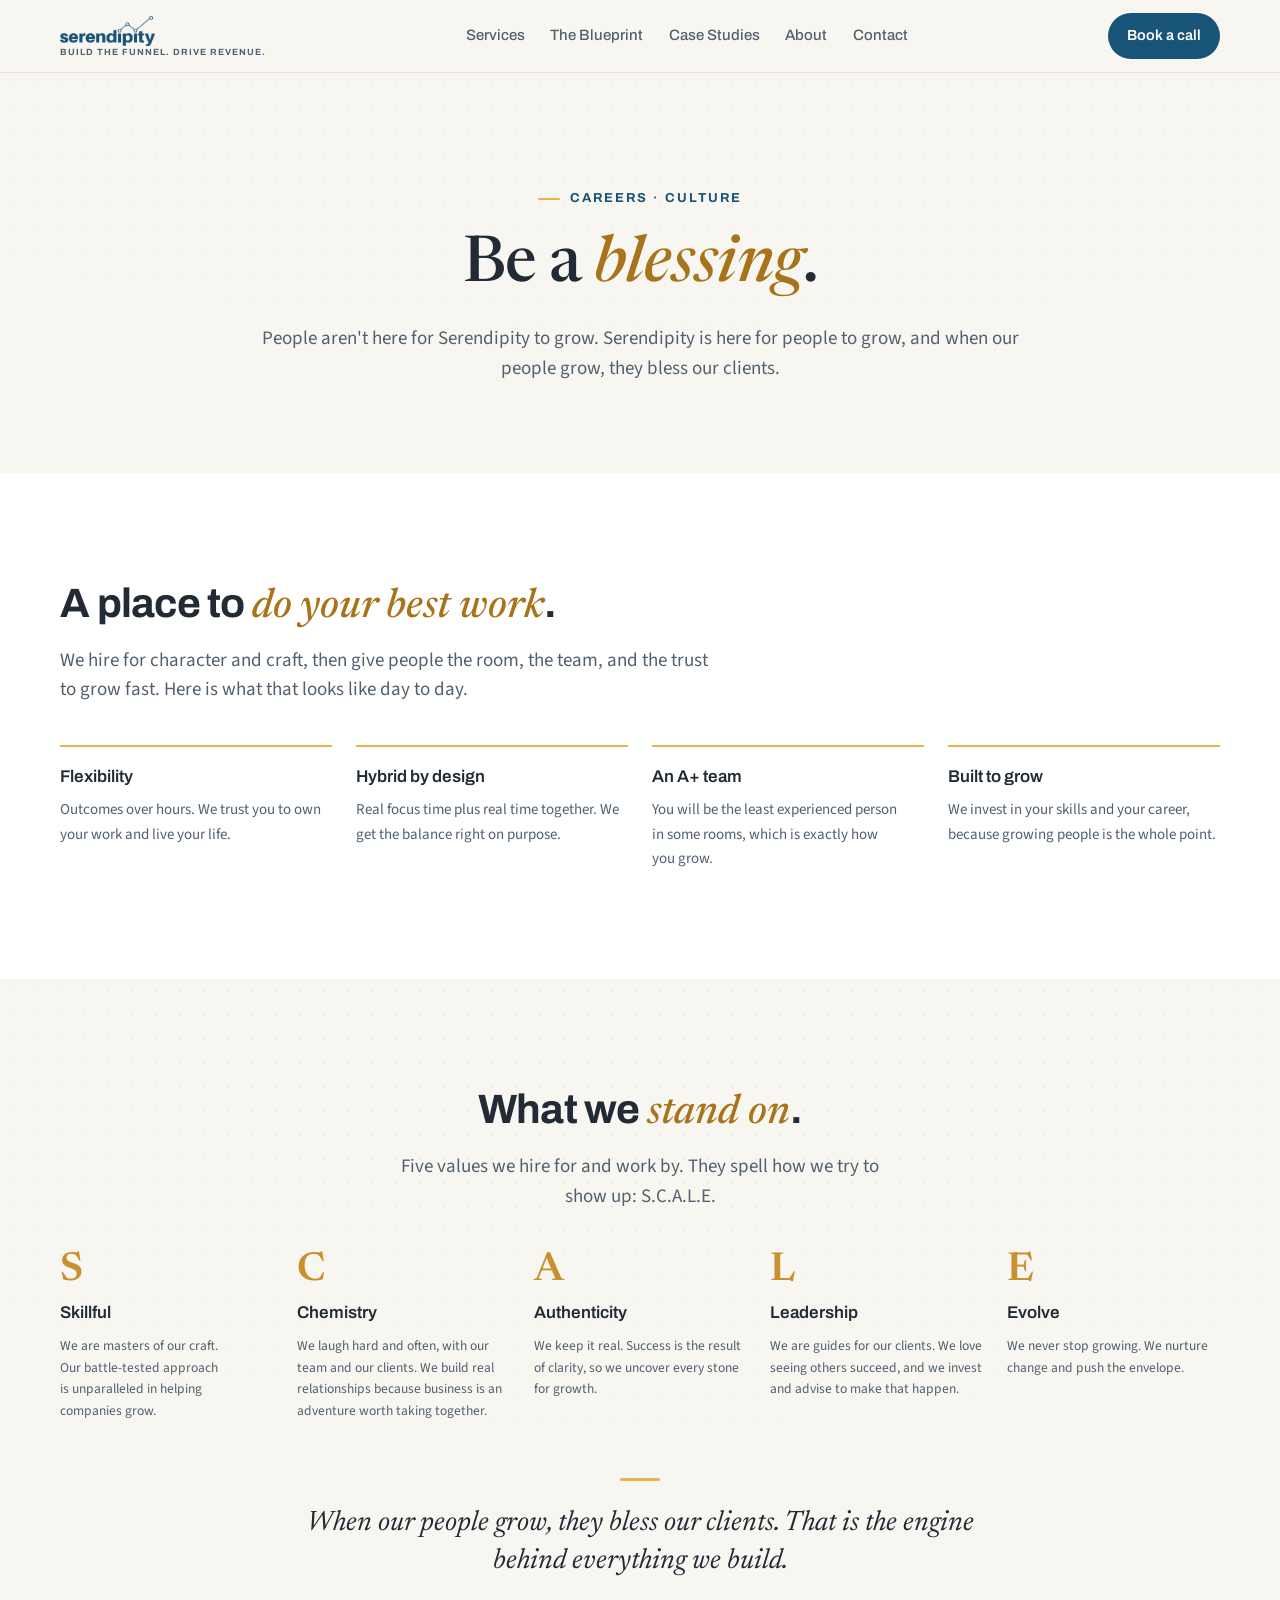
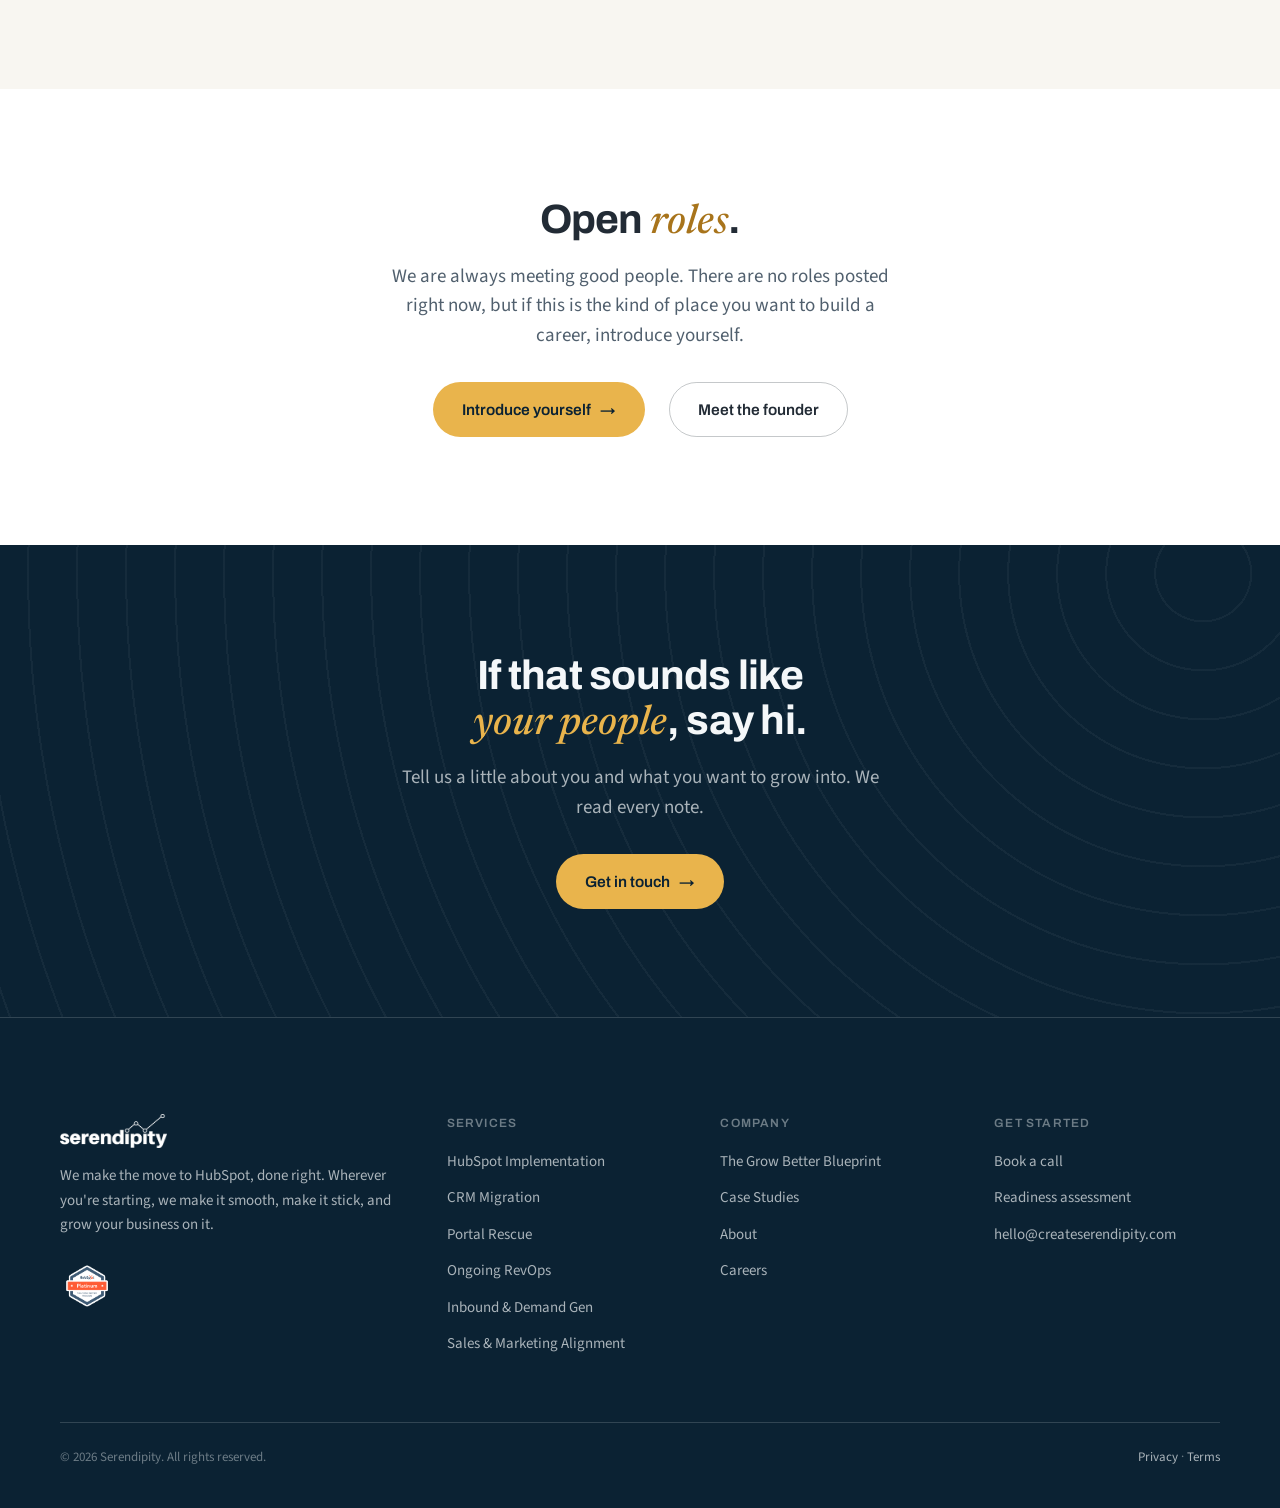
<file: careers.html>
<!DOCTYPE html>
<html lang="en" data-density="comfortable">
<head>
<meta charset="utf-8">
<meta name="viewport" content="width=device-width, initial-scale=1">
<meta name="robots" content="noindex">
<link rel="preconnect" href="https://fonts.googleapis.com">
<link rel="preconnect" href="https://fonts.gstatic.com" crossorigin>
<link href="https://fonts.googleapis.com/css2?family=Newsreader:ital,opsz,wght@0,6..72,400;0,6..72,500;0,6..72,600;1,6..72,400;1,6..72,500&family=Source+Sans+3:ital,wght@0,400;0,500;0,600;0,700;1,400&family=Archivo:wght@500;600;700;800&display=swap" rel="stylesheet">
<link rel="icon" type="image/png" href="assets/favicon.png">
<meta name="theme-color" content="#0B2233">
<link rel="canonical" href="https://createserendipity.com/careers.html">
<title>Serendipity · Careers</title>
<meta name="description" content="People grow, and when our people grow, they bless our clients. The values, culture, and way of working at Serendipity, a practical HubSpot growth partner.">
<meta property="og:type" content="website">
<meta property="og:url" content="https://createserendipity.com/careers.html">
<meta property="og:image" content="https://createserendipity.com/assets/imagery/hero.png">
<meta property="og:title" content="Serendipity · Careers">
<meta property="og:description" content="People grow, and when our people grow, they bless our clients. The values, culture, and way of working at Serendipity.">
<link rel="stylesheet" href="css/tokens.css">
<link rel="stylesheet" href="css/base.css">
<link rel="stylesheet" href="css/sections.css">
<link rel="stylesheet" href="css/pages.css">
<link rel="stylesheet" href="css/site.css">
</head>
<!-- [SCAFFOLD] Careers/Culture page modeled on Fast Slow Motion's "Be a Blessing": faith expressed as outward-facing culture, never a religious test. -->
<!-- [LEGAL] Counsel must review all careers/hiring language before launch (Title VII religious-discrimination care). Values/culture framing only: no "must be Christian," no scripture, no belief requirement. -->
<body>

<!-- ===================== HEADER ===================== -->
<header class="site-header" data-screen-label="Header">
  <div class="wrap">
    <a class="logo-link" href="index.html" aria-label="Serendipity home"><img class="logo-img" src="assets/logo/serendipity-logo.png" alt="Serendipity"><span class="logo-tag">Build the funnel. Drive revenue.</span></a>
    <nav class="main-nav" id="mainNav">
      <a href="services.html">Services</a>
      <a href="grow-better-blueprint.html">The Blueprint</a>
      <a href="case-studies.html">Case Studies</a>
      <a href="about.html">About</a>
      <a href="contact.html">Contact</a>
    </nav>
    <div class="header-actions">
      <a class="btn btn-primary btn-sm" href="contact.html">Book a call</a>
      <button class="nav-toggle" aria-label="Open menu" aria-expanded="false" aria-controls="mainNav">Menu</button>
    </div>
  </div>
</header>

<main>

  <!-- 1 · Hero -->
  <section class="page-hero center scheme-cream tx-dots" data-screen-label="Hero">
    <div class="wrap">
      <div class="page-hero-inner">
        <p class="eyebrow">Careers · Culture</p>
        <h1 class="reveal d1">Be a <span class="hl-gold">blessing</span>.</h1>
        <p class="lede reveal d1">People aren't here for Serendipity to grow. Serendipity is here for people to grow, and when our people grow, they bless our clients.</p>
      </div>
    </div>
  </section>

  <!-- 2 · The way we work -->
  <section class="scheme-white" data-screen-label="How we work">
    <div class="wrap">
      <div class="section-head reveal" style="margin-bottom: var(--s-5);">
        <h2>A place to <span class="hl-gold">do your best work</span>.</h2>
        <p class="lede">We hire for character and craft, then give people the room, the team, and the trust to grow fast. Here is what that looks like day to day.</p>
      </div>
      <div class="simple-grid reveal d1">
        <div class="simple-item"><h4>Flexibility</h4><p>Outcomes over hours. We trust you to own your work and live your life.</p></div>
        <div class="simple-item"><h4>Hybrid by design</h4><p>Real focus time plus real time together. We get the balance right on purpose.</p></div>
        <div class="simple-item"><h4>An A+ team</h4><p>You will be the least experienced person in some rooms, which is exactly how you grow.</p></div>
        <div class="simple-item"><h4>Built to grow</h4><p>We invest in your skills and your career, because growing people is the whole point.</p></div>
      </div>
    </div>
  </section>

  <!-- 3 · SCALE values (shared with About) -->
  <section class="scheme-cream tx-dots" data-screen-label="SCALE values">
    <div class="wrap">
      <div class="section-head center reveal">
        <h2>What we <span class="hl-gold">stand on</span>.</h2>
        <p class="lede">Five values we hire for and work by. They spell how we try to show up: S.C.A.L.E.</p>
      </div>
      <div class="scale-list reveal d1" style="margin-top: var(--s-5);">
        <div class="scale-item"><span class="sc-letter">S</span><h4>Skillful</h4><p>We are masters of our craft. Our battle-tested approach is unparalleled in helping companies grow.</p></div>
        <div class="scale-item"><span class="sc-letter">C</span><h4>Chemistry</h4><p>We laugh hard and often, with our team and our clients. We build real relationships because business is an adventure worth taking together.</p></div>
        <div class="scale-item"><span class="sc-letter">A</span><h4>Authenticity</h4><p>We keep it real. Success is the result of clarity, so we uncover every stone for growth.</p></div>
        <div class="scale-item"><span class="sc-letter">L</span><h4>Leadership</h4><p>We are guides for our clients. We love seeing others succeed, and we invest and advise to make that happen.</p></div>
        <div class="scale-item"><span class="sc-letter">E</span><h4>Evolve</h4><p>We never stop growing. We nurture change and push the envelope.</p></div>
      </div>
      <p class="purpose-line reveal d1">When our people grow, they bless our clients. That is the engine behind everything we build.</p>
    </div>
  </section>

  <!-- 4 · Open roles [SCAFFOLD] -->
  <section class="scheme-white" data-screen-label="Open roles">
    <div class="wrap">
      <div class="section-head center reveal">
        <h2>Open <span class="hl-gold">roles</span>.</h2>
        <p class="lede">We are always meeting good people. There are no roles posted right now, but if this is the kind of place you want to build a career, introduce yourself.</p>
      </div>
      <div class="cta-row reveal d1" style="justify-content:center; margin-top: var(--s-4);">
        <a class="btn btn-gold" href="contact.html">Introduce yourself <span class="arrow">→</span></a>
        <a class="btn btn-ghost" href="about.html">Meet the founder</a>
      </div>
    </div>
  </section>

  <!-- 5 · CTA band -->
  <section class="cta-band scheme-navy tx-topo" data-screen-label="CTA">
    <div class="wrap">
      <div class="section-head center reveal">
        <h2>If that sounds like <span class="hl-gold">your people</span>, say hi.</h2>
        <p class="lede">Tell us a little about you and what you want to grow into. We read every note.</p>
      </div>
      <div class="cta-row reveal d1">
        <a class="btn btn-gold" href="contact.html">Get in touch <span class="arrow">→</span></a>
      </div>
    </div>
  </section>

</main>

<!-- ===================== FOOTER ===================== -->
<footer class="site-footer" data-screen-label="Footer">
  <div class="wrap">
    <div class="footer-grid">
      <div class="footer-brand">
        <a class="logo-link" href="index.html"><img class="logo-img" src="assets/logo/serendipity-logo-white.png" alt="Serendipity"></a>
        <p>We make the move to HubSpot, done right. Wherever you're starting, we make it smooth, make it stick, and grow your business on it.</p>
        <img class="footer-badge" src="assets/badges/hubspot-platinum-badge.png" alt="HubSpot Platinum Solutions Partner">
      </div>
      <div>
        <h4>Services</h4>
        <ul>
          <li><a href="implementation.html">HubSpot Implementation</a></li>
          <li><a href="migration.html">CRM Migration</a></li>
          <li><a href="portal-rescue.html">Portal Rescue</a></li>
          <li><a href="revops.html">Ongoing RevOps</a></li>
          <li><a href="demand-gen.html">Inbound &amp; Demand Gen</a></li>
          <li><a href="alignment.html">Sales &amp; Marketing Alignment</a></li>
        </ul>
      </div>
      <div>
        <h4>Company</h4>
        <ul>
          <li><a href="grow-better-blueprint.html">The Grow Better Blueprint</a></li>
          <li><a href="case-studies.html">Case Studies</a></li>
          <li><a href="about.html">About</a></li>
          <li><a href="careers.html">Careers</a></li>
        </ul>
      </div>
      <div>
        <h4>Get started</h4>
        <ul>
          <li><a href="contact.html">Book a call</a></li>
          <li><a href="assessment.html">Readiness assessment</a></li>
          <li><a href="mailto:hello@createserendipity.com">hello@createserendipity.com</a></li>
        </ul>
      </div>
    </div>
    <div class="footer-legal">
      <span>© 2026 Serendipity. All rights reserved.</span>
      <span><a href="#">Privacy</a> · <a href="#">Terms</a></span>
    </div>
  </div>
</footer>

<script src="js/main.js"></script>
</body>
</html>
</file>
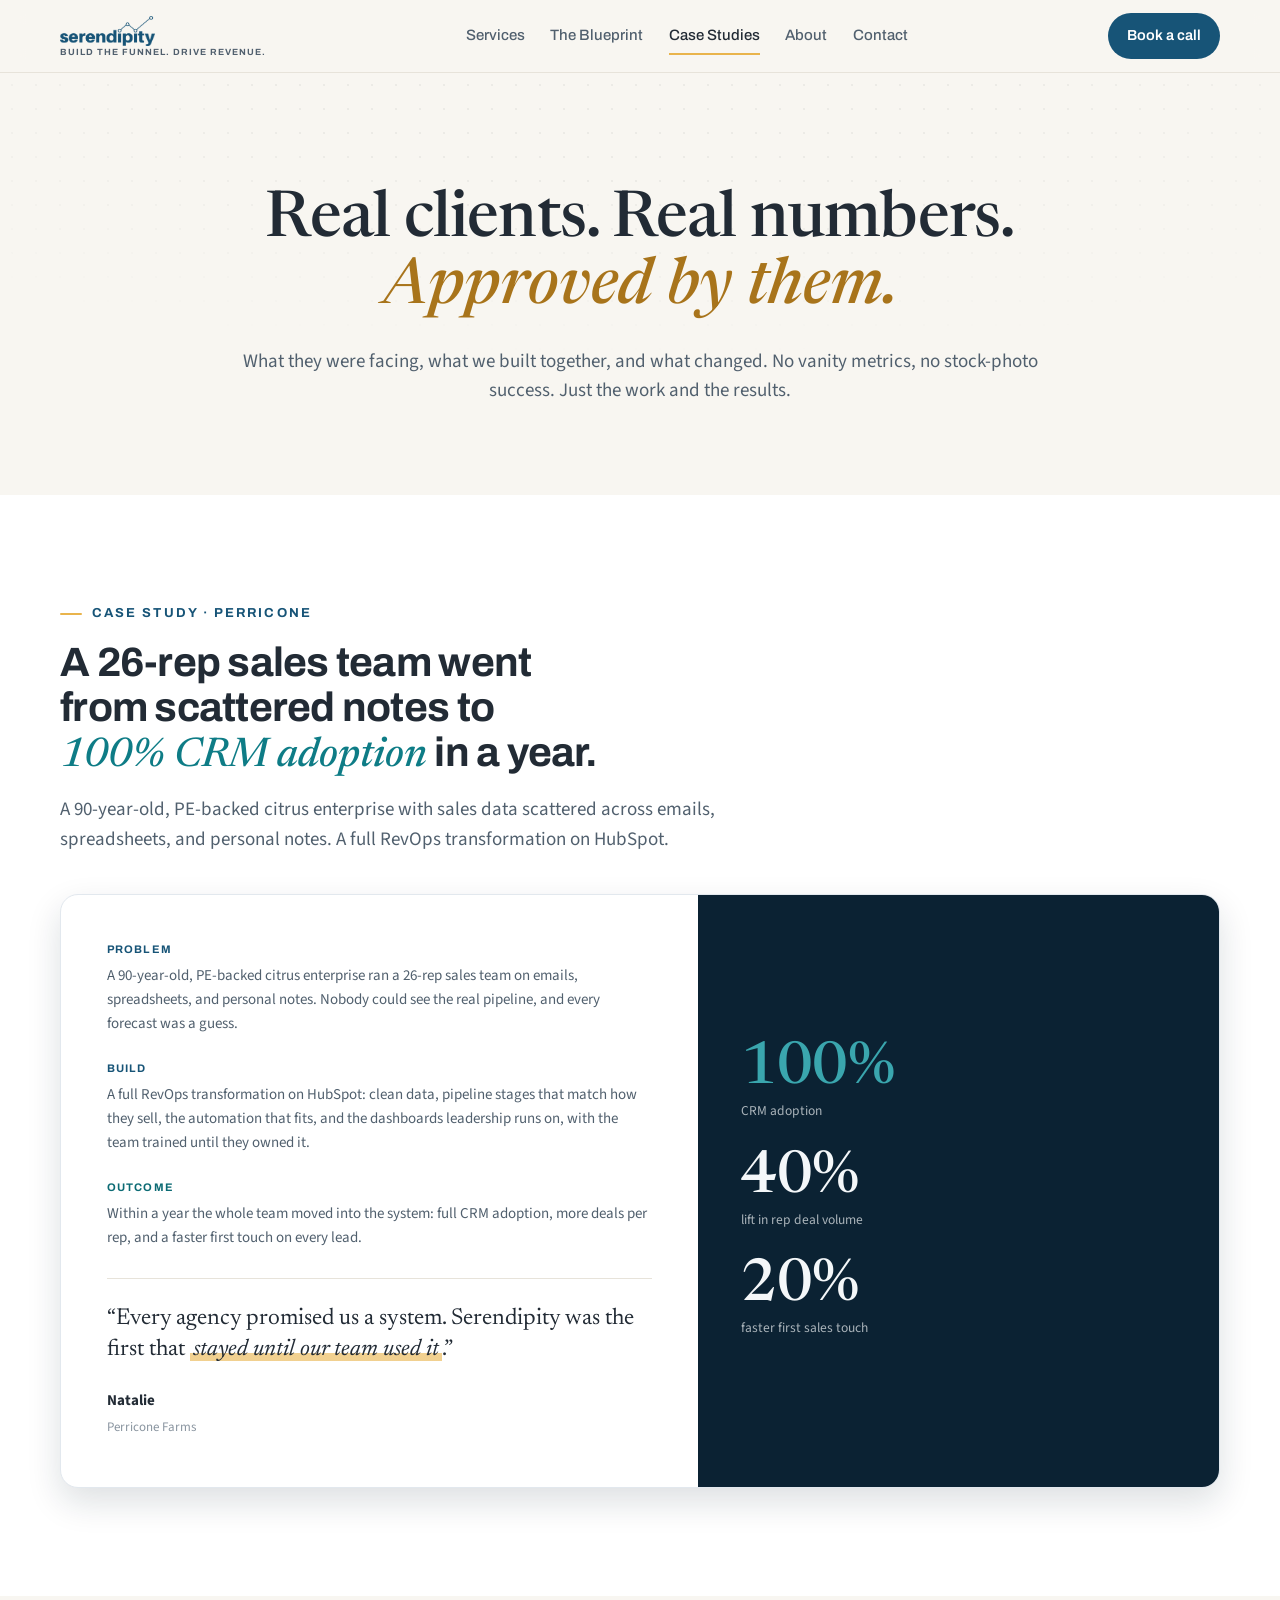
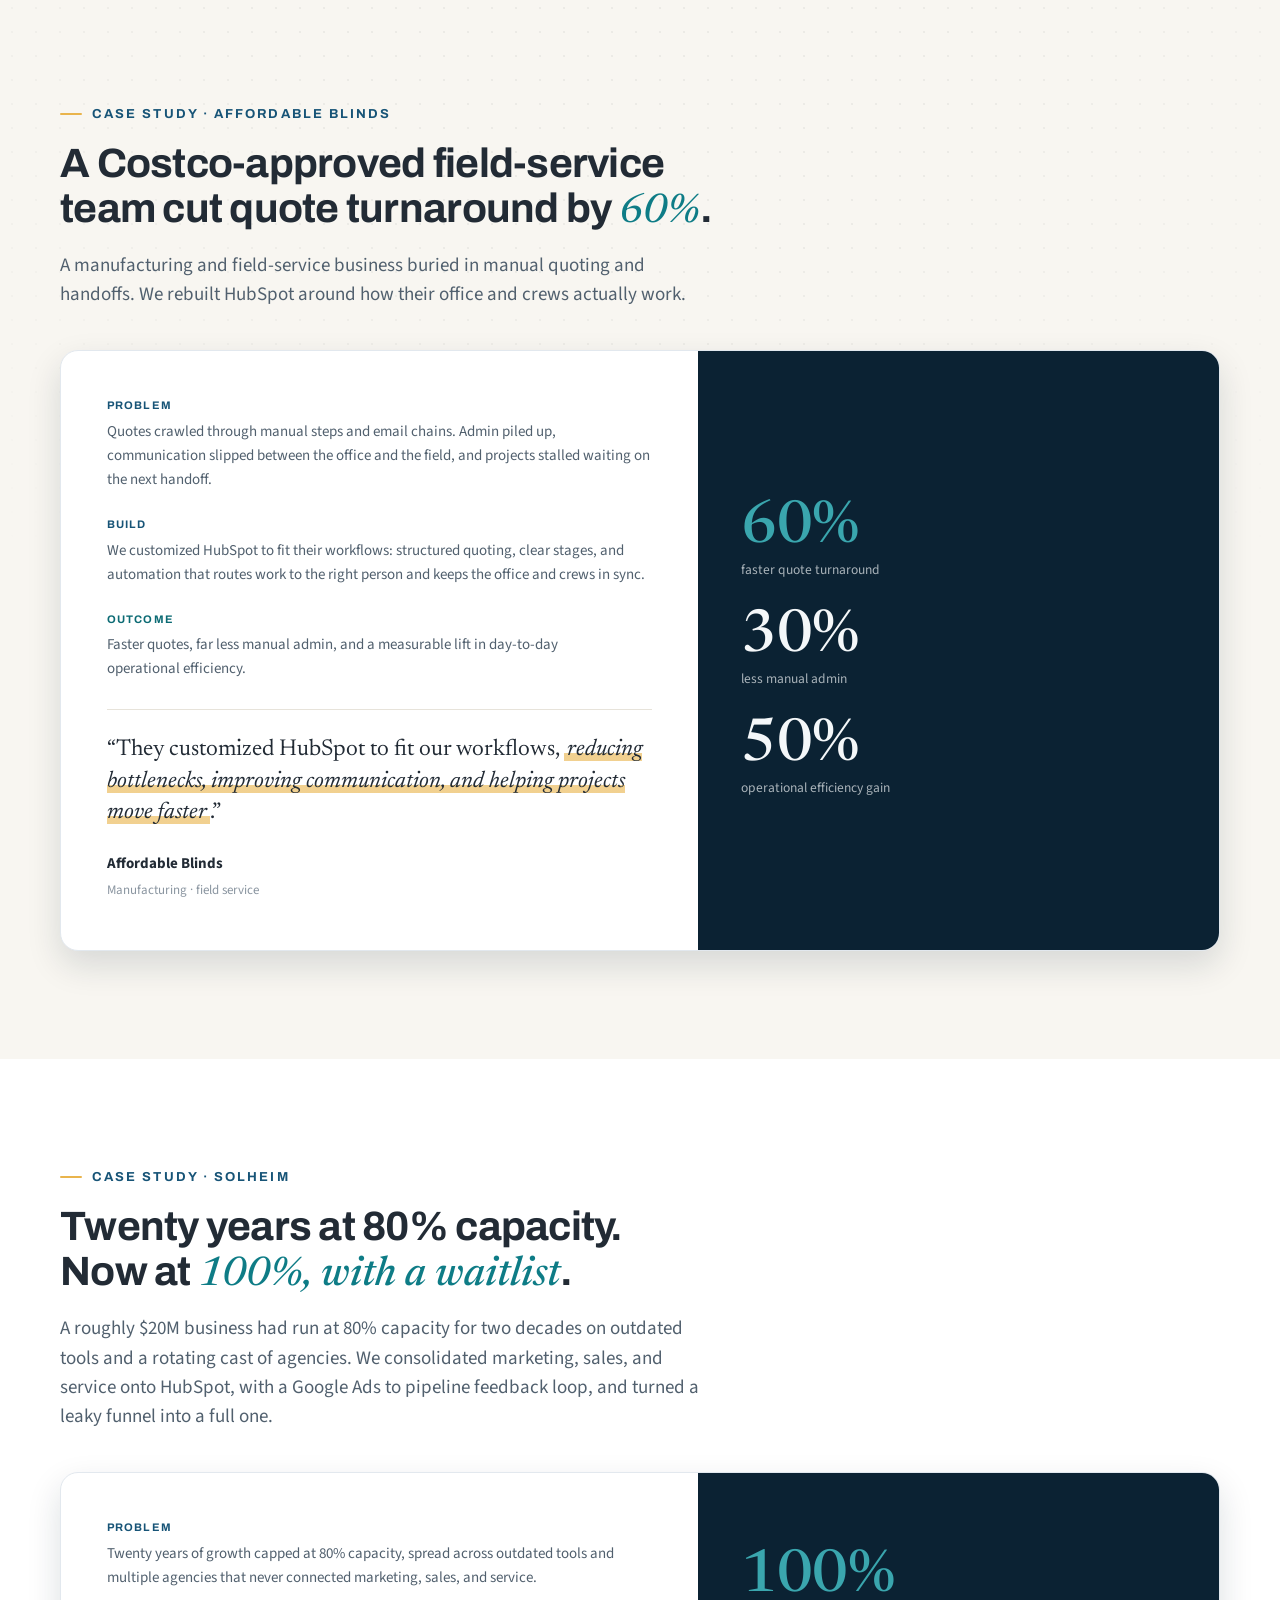
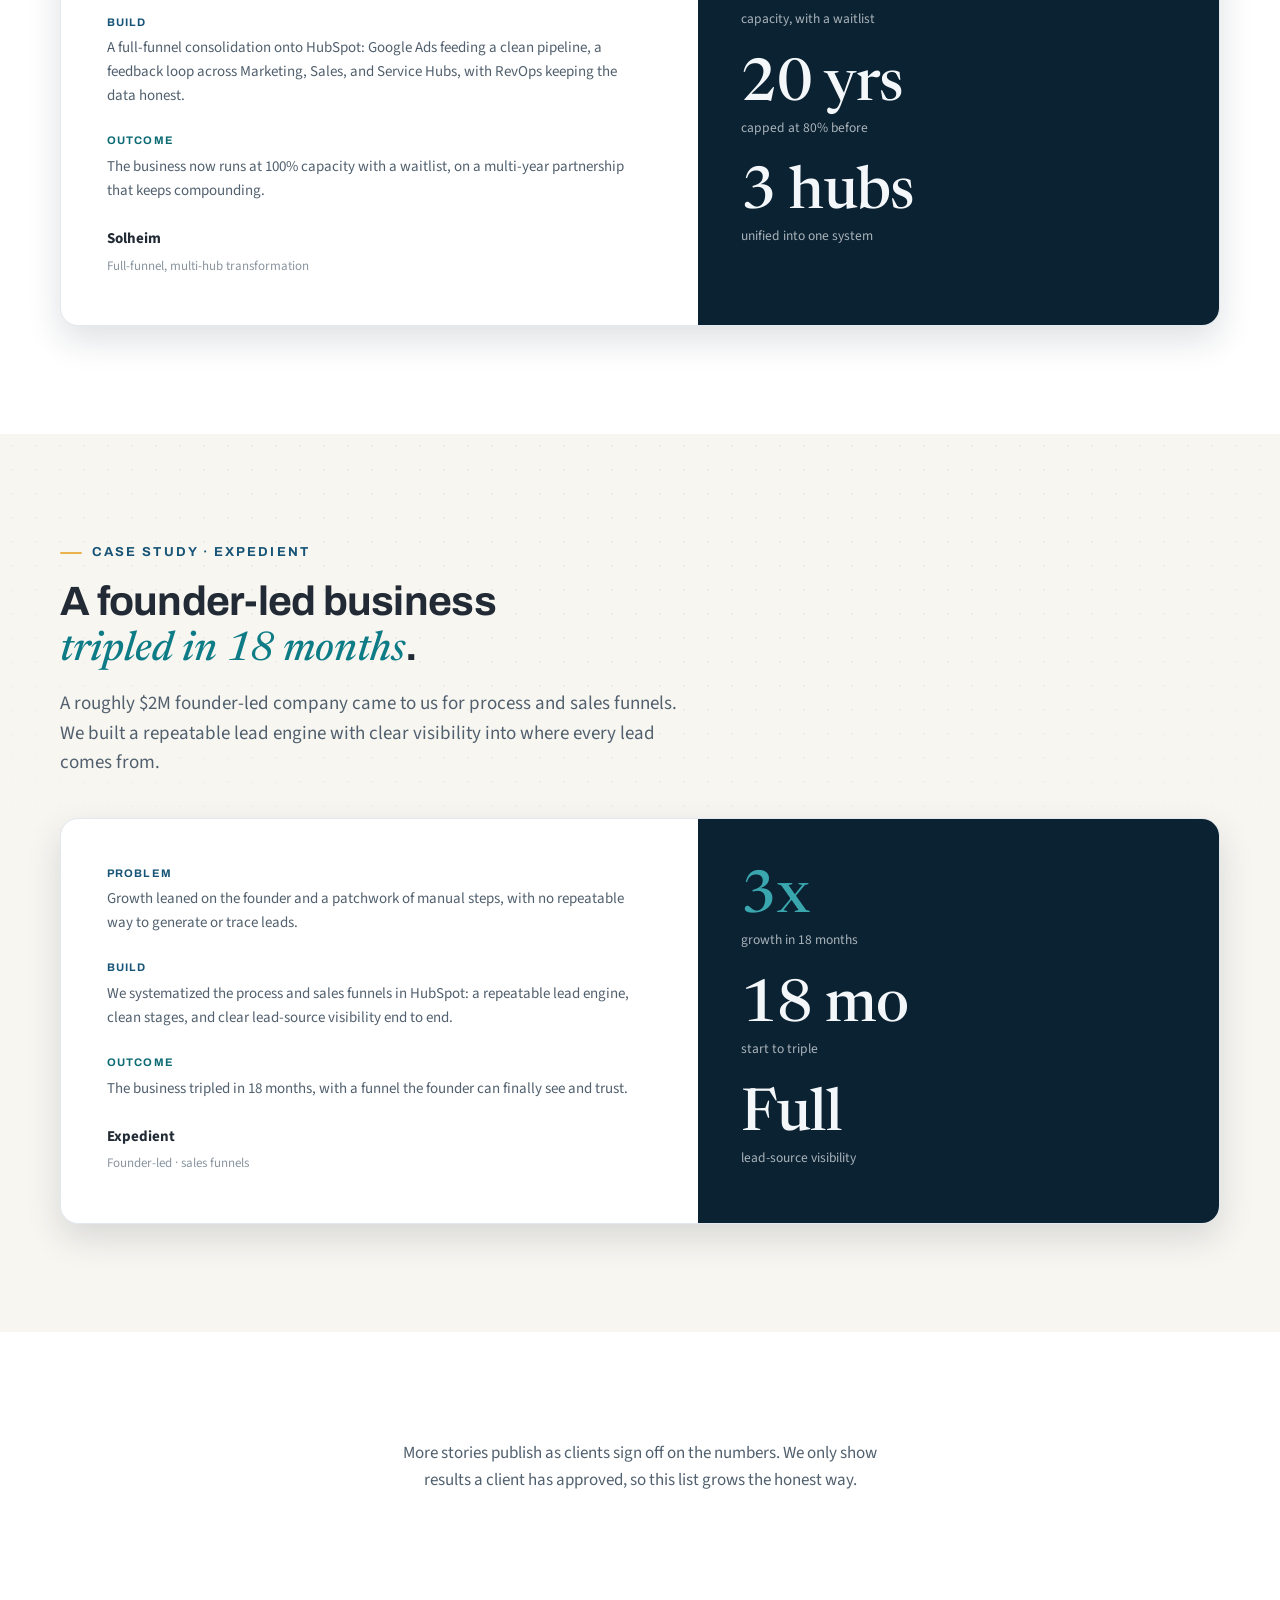
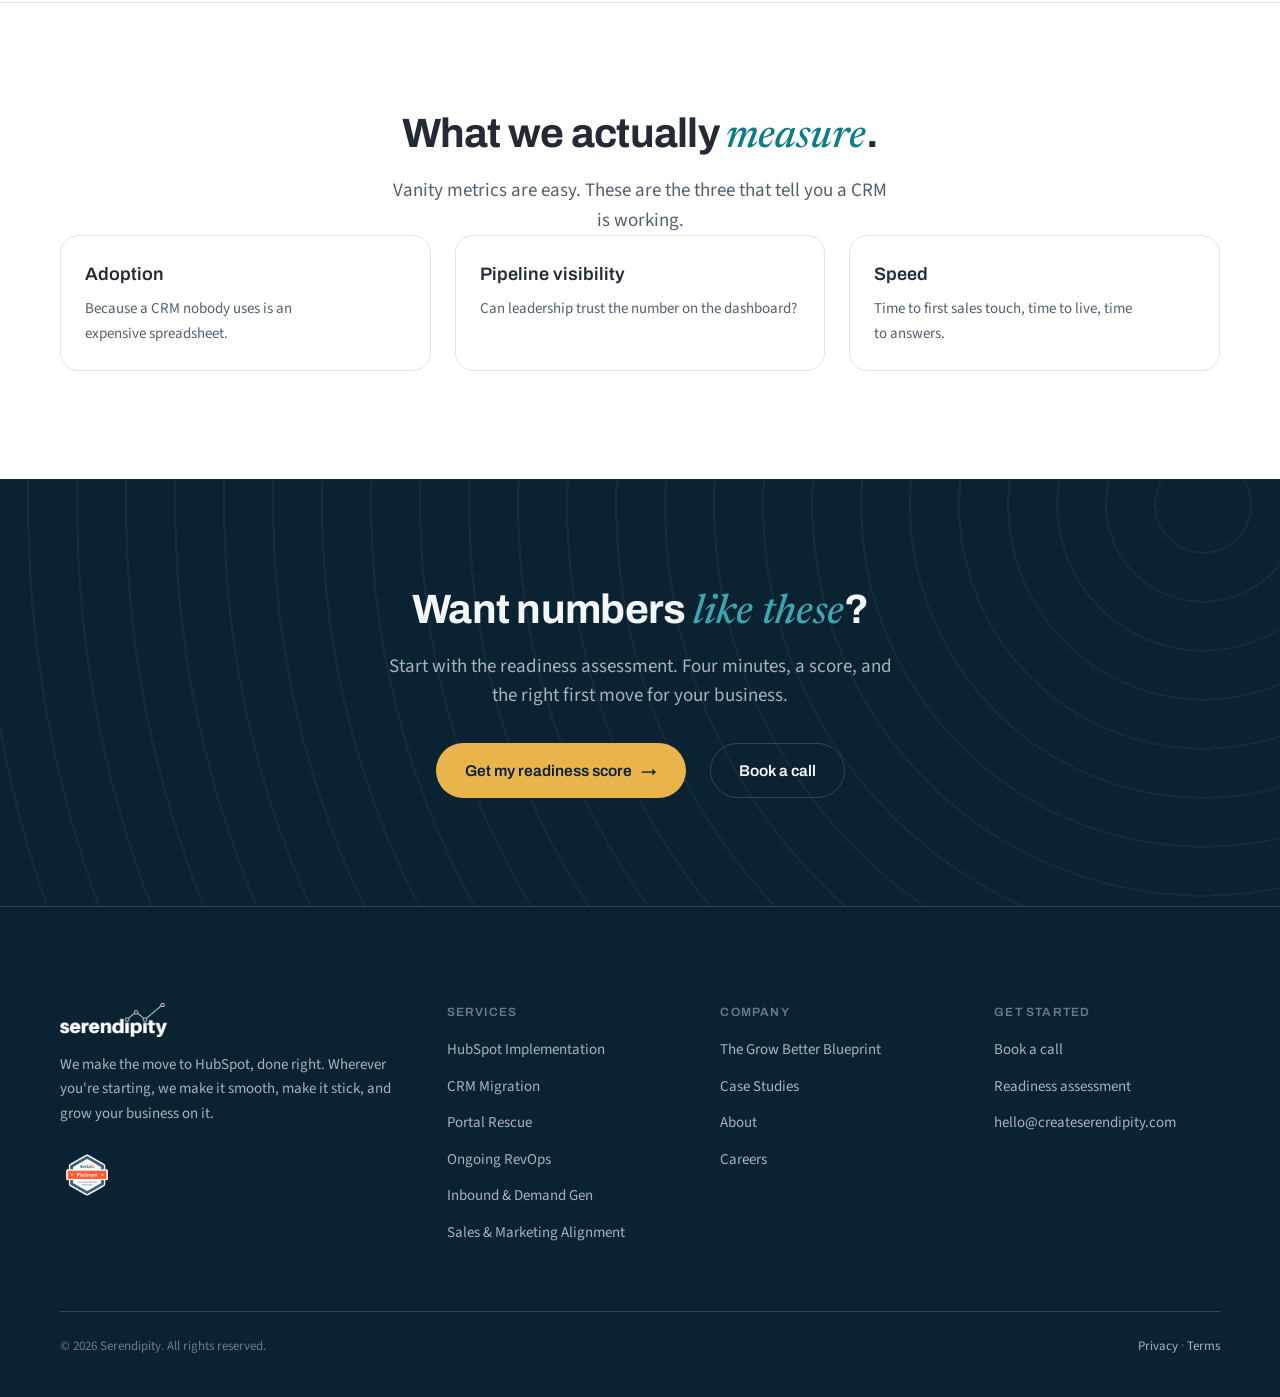
<file: case-studies.html>
<!DOCTYPE html>
<html lang="en" data-density="comfortable">
<head>
<meta charset="utf-8">
<meta name="viewport" content="width=device-width, initial-scale=1">
<meta name="robots" content="noindex">
<link rel="preconnect" href="https://fonts.googleapis.com">
<link rel="preconnect" href="https://fonts.gstatic.com" crossorigin>
<link href="https://fonts.googleapis.com/css2?family=Newsreader:ital,opsz,wght@0,6..72,400;0,6..72,500;0,6..72,600;1,6..72,400;1,6..72,500&family=Source+Sans+3:ital,wght@0,400;0,500;0,600;0,700;1,400&family=Archivo:wght@500;600;700;800&display=swap" rel="stylesheet">
<link rel="icon" type="image/png" href="assets/favicon.png">
<meta name="theme-color" content="#0B2233">
<link rel="canonical" href="https://createserendipity.com/case-studies.html">
<meta property="og:type" content="website">
<meta property="og:url" content="https://createserendipity.com/case-studies.html">
<meta property="og:image" content="https://createserendipity.com/assets/imagery/hero.png">
<meta property="og:title" content="Serendipity · Case Studies">
<meta property="og:description" content="Real clients, real numbers. How B2B teams went from a CRM nobody trusted to a system they run the business on.">

<title>Serendipity · Case Studies</title>
<meta name="description" content="Real clients, real numbers. How B2B teams went from a CRM nobody trusted to a system they run the business on.">
<link rel="stylesheet" href="css/tokens.css">
<link rel="stylesheet" href="css/base.css">
<link rel="stylesheet" href="css/sections.css">
<link rel="stylesheet" href="css/pages.css">
<link rel="stylesheet" href="css/site.css">
</head>
<body>

<header class="site-header" data-screen-label="Header">
  <div class="wrap">
    <a class="logo-link" href="index.html" aria-label="Serendipity home"><img class="logo-img" src="assets/logo/serendipity-logo.png" alt="Serendipity"><span class="logo-tag">Build the funnel. Drive revenue.</span></a>
    <nav class="main-nav" id="mainNav">
      <a href="services.html">Services</a>
      <a href="grow-better-blueprint.html">The Blueprint</a>
      <a href="case-studies.html" aria-current="page">Case Studies</a>
      <a href="about.html">About</a>
      <a href="contact.html">Contact</a>
    </nav>
    <div class="header-actions">
      <a class="btn btn-primary btn-sm" href="contact.html">Book a call</a>
      <button class="nav-toggle" aria-label="Open menu" aria-expanded="false" aria-controls="mainNav">Menu</button>
    </div>
  </div>
</header>

<main>

  <!-- 1 · Hero -->
  <section class="page-hero center scheme-cream tx-dots" data-screen-label="Hero">
    <div class="wrap">
      <div class="page-hero-inner">
        <h1 class="reveal d1">Real clients. Real numbers. <span class="hl-gold">Approved by them.</span></h1>
        <p class="lede reveal d1">What they were facing, what we built together, and what changed. No vanity metrics, no stock-photo success. Just the work and the results.</p>
      </div>
    </div>
  </section>

  <!-- 2 · Featured: Perricone -->
  <section class="cs-featured scheme-white" id="perricone" data-screen-label="Featured case study">
    <div class="wrap">
      <div class="section-head reveal" style="margin-bottom: var(--s-5);">
        <p class="eyebrow">Case study · Perricone</p>
        <h2>A 26-rep sales team went from scattered notes to <span class="hl-teal">100% CRM adoption</span> in a year.</h2>
        <p class="lede">A 90-year-old, PE-backed citrus enterprise with sales data scattered across emails, spreadsheets, and personal notes. A full RevOps transformation on HubSpot.</p>
      </div>
      <div class="case-card cs-built reveal d1">
        <div class="cs-story">
          <div class="cs-pbo">
            <div class="pbo-item"><span class="pbo-tag">Problem</span><p>A 90-year-old, PE-backed citrus enterprise ran a 26-rep sales team on emails, spreadsheets, and personal notes. Nobody could see the real pipeline, and every forecast was a guess.</p></div>
            <div class="pbo-item"><span class="pbo-tag">Build</span><p>A full RevOps transformation on HubSpot: clean data, pipeline stages that match how they sell, the automation that fits, and the dashboards leadership runs on, with the team trained until they owned it.</p></div>
            <div class="pbo-item"><span class="pbo-tag">Outcome</span><p>Within a year the whole team moved into the system: full CRM adoption, more deals per rep, and a faster first touch on every lead.</p></div>
          </div>
          <blockquote class="case-quote">“Every agency promised us a system. Serendipity was the first that <span class="mark-it">stayed until our team used it</span>.”</blockquote>
          <div class="case-by"><div class="by-text"><b>Natalie</b><span>Perricone Farms</span></div></div>
        </div>
        <div class="case-metrics">
          <div class="metric"><span class="num gold" data-target="100" data-suffix="%">100%</span><span>CRM adoption</span></div>
          <div class="metric"><span class="num teal" data-target="40" data-suffix="%">40%</span><span>lift in rep deal volume</span></div>
          <div class="metric"><span class="num" data-target="20" data-suffix="%">20%</span><span>faster first sales touch</span></div>
        </div>
      </div>
    </div>
  </section>

  <!-- 3 · Featured: Affordable Blinds -->
  <section class="cs-featured scheme-cream tx-dots" id="affordable-blinds" data-screen-label="Affordable Blinds case study">
    <div class="wrap">
      <div class="section-head reveal" style="margin-bottom: var(--s-5);">
        <p class="eyebrow">Case study · Affordable Blinds</p>
        <h2>A Costco-approved field-service team cut quote turnaround by <span class="hl-teal">60%</span>.</h2>
        <p class="lede">A manufacturing and field-service business buried in manual quoting and handoffs. We rebuilt HubSpot around how their office and crews actually work.</p>
      </div>
      <div class="case-card cs-built reveal d1">
        <div class="cs-story">
          <div class="cs-pbo">
            <div class="pbo-item"><span class="pbo-tag">Problem</span><p>Quotes crawled through manual steps and email chains. Admin piled up, communication slipped between the office and the field, and projects stalled waiting on the next handoff.</p></div>
            <div class="pbo-item"><span class="pbo-tag">Build</span><p>We customized HubSpot to fit their workflows: structured quoting, clear stages, and automation that routes work to the right person and keeps the office and crews in sync.</p></div>
            <div class="pbo-item"><span class="pbo-tag">Outcome</span><p>Faster quotes, far less manual admin, and a measurable lift in day-to-day operational efficiency.</p></div>
          </div>
          <blockquote class="case-quote">“They customized HubSpot to fit our workflows, <span class="mark-it">reducing bottlenecks, improving communication, and helping projects move faster</span>.”</blockquote>
          <div class="case-by"><div class="by-text"><b>Affordable Blinds</b><span>Manufacturing · field service</span></div></div>
        </div>
        <div class="case-metrics">
          <div class="metric"><span class="num gold" data-target="60" data-suffix="%">60%</span><span>faster quote turnaround</span></div>
          <div class="metric"><span class="num" data-target="30" data-suffix="%">30%</span><span>less manual admin</span></div>
          <div class="metric"><span class="num" data-target="50" data-suffix="%">50%</span><span>operational efficiency gain</span></div>
        </div>
      </div>
    </div>
  </section>

  <!-- 3.6 · Featured: Solheim -->
  <section class="cs-featured scheme-white" id="solheim" data-screen-label="Solheim case study">
    <div class="wrap">
      <div class="section-head reveal" style="margin-bottom: var(--s-5);">
        <p class="eyebrow">Case study · Solheim</p>
        <!-- [VERIFY: Solheim ~$20M, ran at 80% capacity for 20 years -> now 100% with a waitlist, industry TBC, confirm all figures with Luke before launch] -->
        <h2>Twenty years at 80% capacity. Now at <span class="hl-teal">100%, with a waitlist</span>.</h2>
        <p class="lede">A roughly $20M business had run at 80% capacity for two decades on outdated tools and a rotating cast of agencies. We consolidated marketing, sales, and service onto HubSpot, with a Google Ads to pipeline feedback loop, and turned a leaky funnel into a full one.</p>
      </div>
      <div class="case-card cs-built reveal d1">
        <div class="cs-story">
          <div class="cs-pbo">
            <div class="pbo-item"><span class="pbo-tag">Problem</span><p>Twenty years of growth capped at 80% capacity, spread across outdated tools and multiple agencies that never connected marketing, sales, and service.</p></div>
            <div class="pbo-item"><span class="pbo-tag">Build</span><p>A full-funnel consolidation onto HubSpot: Google Ads feeding a clean pipeline, a feedback loop across Marketing, Sales, and Service Hubs, with RevOps keeping the data honest.</p></div>
            <div class="pbo-item"><span class="pbo-tag">Outcome</span><p>The business now runs at 100% capacity with a waitlist, on a multi-year partnership that keeps compounding.</p></div>
          </div>
          <div class="case-by"><div class="by-text"><b>Solheim</b><span>Full-funnel, multi-hub transformation</span></div></div>
        </div>
        <div class="case-metrics">
          <div class="metric"><span class="num gold" data-target="100" data-suffix="%">100%</span><span>capacity, with a waitlist</span></div>
          <div class="metric"><span class="num">20 yrs</span><span>capped at 80% before</span></div>
          <div class="metric"><span class="num teal">3 hubs</span><span>unified into one system</span></div>
        </div>
      </div>
    </div>
  </section>

  <!-- 3.7 · Featured: Expedient -->
  <section class="cs-featured scheme-cream tx-dots" id="expedient" data-screen-label="Expedient case study">
    <div class="wrap">
      <div class="section-head reveal" style="margin-bottom: var(--s-5);">
        <p class="eyebrow">Case study · Expedient</p>
        <!-- [VERIFY: Expedient ~$2M founder-led, tripled in 18 months, industry TBC, confirm figures with Luke before launch] -->
        <h2>A founder-led business <span class="hl-teal">tripled in 18 months</span>.</h2>
        <p class="lede">A roughly $2M founder-led company came to us for process and sales funnels. We built a repeatable lead engine with clear visibility into where every lead comes from.</p>
      </div>
      <div class="case-card cs-built reveal d1">
        <div class="cs-story">
          <div class="cs-pbo">
            <div class="pbo-item"><span class="pbo-tag">Problem</span><p>Growth leaned on the founder and a patchwork of manual steps, with no repeatable way to generate or trace leads.</p></div>
            <div class="pbo-item"><span class="pbo-tag">Build</span><p>We systematized the process and sales funnels in HubSpot: a repeatable lead engine, clean stages, and clear lead-source visibility end to end.</p></div>
            <div class="pbo-item"><span class="pbo-tag">Outcome</span><p>The business tripled in 18 months, with a funnel the founder can finally see and trust.</p></div>
          </div>
          <div class="case-by"><div class="by-text"><b>Expedient</b><span>Founder-led · sales funnels</span></div></div>
        </div>
        <div class="case-metrics">
          <div class="metric"><span class="num gold" data-target="3" data-suffix="x">3x</span><span>growth in 18 months</span></div>
          <div class="metric"><span class="num">18 mo</span><span>start to triple</span></div>
          <div class="metric"><span class="num teal">Full</span><span>lead-source visibility</span></div>
        </div>
      </div>
    </div>
  </section>

  <!-- 3.5 · More publishing soon (single honest line, no fake cards) -->
  <section class="scheme-white" data-screen-label="More soon">
    <div class="wrap">
      <p class="more-soon reveal">More stories publish as clients sign off on the numbers. We only show results a client has approved, so this list grows the honest way.</p>
    </div>
  </section>

  <!-- 4 · What we measure -->
  <section class="scheme-white" data-screen-label="What we measure">
    <div class="wrap">
      <div class="section-head center reveal">
        <h2>What we actually <span class="hl-teal">measure</span>.</h2>
        <p class="lede">Vanity metrics are easy. These are the three that tell you a CRM is working.</p>
      </div>
      <div class="measure-trio reveal d1">
        <div class="measure-item"><h4>Adoption</h4><p>Because a CRM nobody uses is an expensive spreadsheet.</p></div>
        <div class="measure-item"><h4>Pipeline visibility</h4><p>Can leadership trust the number on the dashboard?</p></div>
        <div class="measure-item"><h4>Speed</h4><p>Time to first sales touch, time to live, time to answers.</p></div>
      </div>
    </div>
  </section>

  <!-- 5 · CTA band -->
  <section class="cta-band scheme-navy tx-topo" data-screen-label="CTA">
    <div class="wrap">
      <div class="section-head center reveal">
        <h2>Want numbers <span class="hl-teal">like these</span>?</h2>
        <p class="lede">Start with the readiness assessment. Four minutes, a score, and the right first move for your business.</p>
      </div>
      <div class="cta-row reveal d1">
        <a class="btn btn-gold" href="assessment.html">Get my readiness score <span class="arrow">→</span></a>
        <a class="btn btn-ghost" href="contact.html">Book a call</a>
      </div>
    </div>
  </section>

</main>

<footer class="site-footer" data-screen-label="Footer">
  <div class="wrap">
    <div class="footer-grid">
      <div class="footer-brand">
        <a class="logo-link" href="index.html"><img class="logo-img" src="assets/logo/serendipity-logo-white.png" alt="Serendipity"></a>
        <p>We make the move to HubSpot, done right. Wherever you're starting, we make it smooth, make it stick, and grow your business on it.</p>
        <img class="footer-badge" src="assets/badges/hubspot-platinum-badge.png" alt="HubSpot Platinum Solutions Partner">
      </div>
      <div>
        <h4>Services</h4>
        <ul>
          <li><a href="implementation.html">HubSpot Implementation</a></li>
          <li><a href="migration.html">CRM Migration</a></li>
          <li><a href="portal-rescue.html">Portal Rescue</a></li>
          <li><a href="revops.html">Ongoing RevOps</a></li>
          <li><a href="demand-gen.html">Inbound &amp; Demand Gen</a></li>
          <li><a href="alignment.html">Sales &amp; Marketing Alignment</a></li>
        </ul>
      </div>
      <div>
        <h4>Company</h4>
        <ul>
          <li><a href="grow-better-blueprint.html">The Grow Better Blueprint</a></li>
          <li><a href="case-studies.html">Case Studies</a></li>
          <li><a href="about.html">About</a></li>
          <li><a href="careers.html">Careers</a></li>
        </ul>
      </div>
      <div>
        <h4>Get started</h4>
        <ul>
          <li><a href="contact.html">Book a call</a></li>
          <li><a href="assessment.html">Readiness assessment</a></li>
          <li><a href="mailto:hello@createserendipity.com">hello@createserendipity.com</a></li>
        </ul>
      </div>
    </div>
    <div class="footer-legal">
      <span>© 2026 Serendipity. All rights reserved.</span>
      <span><a href="#">Privacy</a> · <a href="#">Terms</a></span>
    </div>
  </div>
</footer>
<script src="js/main.js"></script>
<script type="application/ld+json">
{"@context": "https://schema.org","@type": "Review","itemReviewed": {"@type": "Organization","name": "Serendipity"},"author": {"@type": "Organization","name": "Perricone Farms"},"reviewBody": "Every agency promised us a system. Serendipity was the first that stayed until our team used it.","reviewRating": {"@type": "Rating","ratingValue": "5","bestRating": "5"}}
</script>
<script type="application/ld+json">
{"@context": "https://schema.org","@type": "Review","itemReviewed": {"@type": "Organization","name": "Serendipity"},"author": {"@type": "Organization","name": "Affordable Blinds"},"reviewBody": "They customized HubSpot to fit our workflows, reducing bottlenecks, improving communication, and helping projects move faster.","reviewRating": {"@type": "Rating","ratingValue": "5","bestRating": "5"}}
</script>
</body>
</html>
</file>
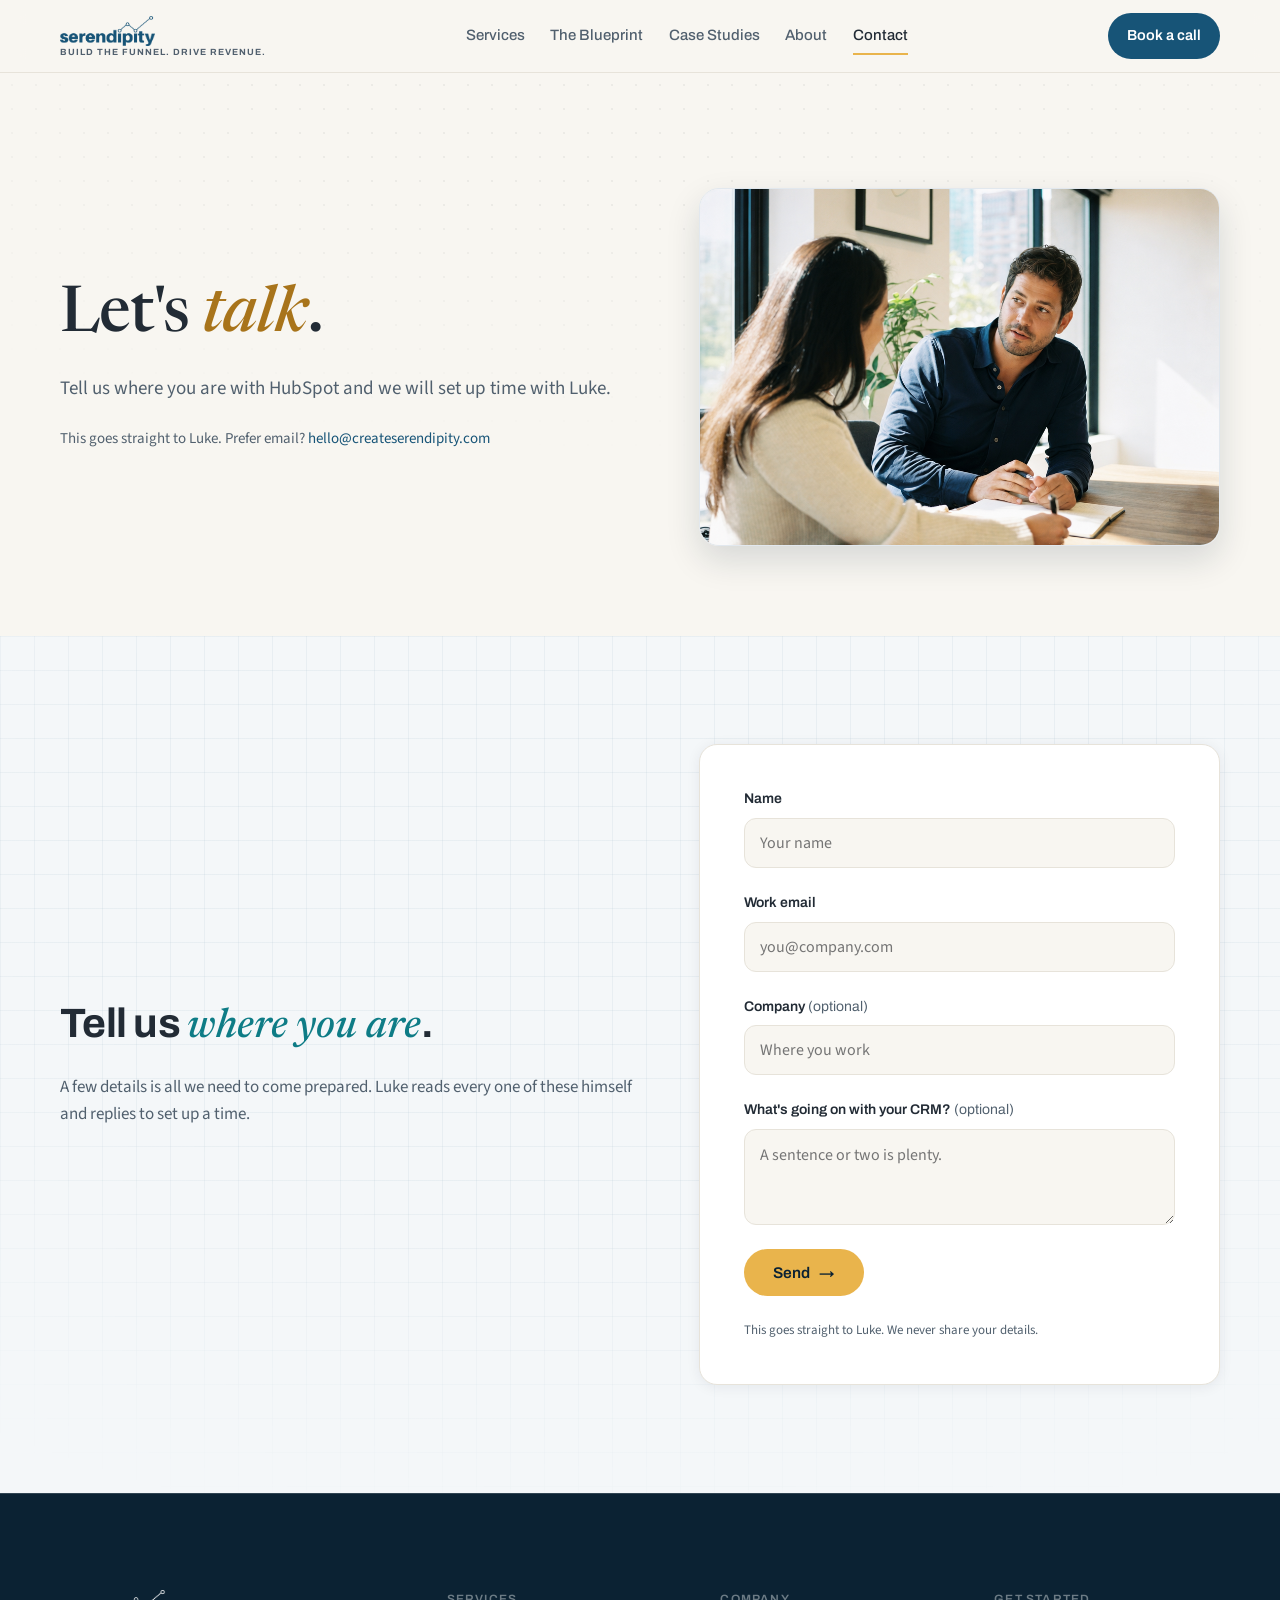
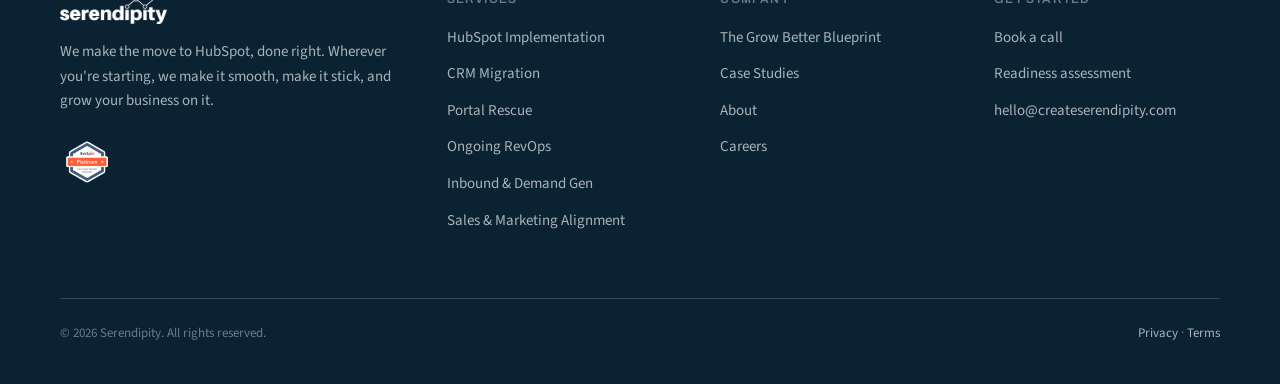
<file: contact.html>
<!DOCTYPE html>
<html lang="en" data-density="comfortable">
<head>
<meta charset="utf-8">
<meta name="viewport" content="width=device-width, initial-scale=1">
<meta name="robots" content="noindex">
<link rel="preconnect" href="https://fonts.googleapis.com">
<link rel="preconnect" href="https://fonts.gstatic.com" crossorigin>
<link href="https://fonts.googleapis.com/css2?family=Newsreader:ital,opsz,wght@0,6..72,400;0,6..72,500;0,6..72,600;1,6..72,400;1,6..72,500&family=Source+Sans+3:ital,wght@0,400;0,500;0,600;0,700;1,400&family=Archivo:wght@500;600;700;800&display=swap" rel="stylesheet">
<link rel="icon" type="image/png" href="assets/favicon.png">
<meta name="theme-color" content="#0B2233">
<link rel="canonical" href="https://createserendipity.com/contact.html">
<meta property="og:type" content="website">
<meta property="og:url" content="https://createserendipity.com/contact.html">
<meta property="og:image" content="https://createserendipity.com/assets/imagery/hero.png">
<meta property="og:title" content="Serendipity · Contact">
<meta property="og:description" content="Let's talk. Tell us where you are with HubSpot and we will set up time with Luke.">

<title>Serendipity · Contact</title>
<meta name="description" content="Let's talk. Tell us where you are with HubSpot and we will set up time with Luke.">
<link rel="stylesheet" href="css/tokens.css">
<link rel="stylesheet" href="css/base.css">
<link rel="stylesheet" href="css/sections.css">
<link rel="stylesheet" href="css/pages.css">
<link rel="stylesheet" href="css/site.css">
</head>
<body>

<header class="site-header" data-screen-label="Header">
  <div class="wrap">
    <a class="logo-link" href="index.html" aria-label="Serendipity home"><img class="logo-img" src="assets/logo/serendipity-logo.png" alt="Serendipity"><span class="logo-tag">Build the funnel. Drive revenue.</span></a>
    <nav class="main-nav" id="mainNav">
      <a href="services.html">Services</a>
      <a href="grow-better-blueprint.html">The Blueprint</a>
      <a href="case-studies.html">Case Studies</a>
      <a href="about.html">About</a>
      <a href="contact.html" aria-current="page">Contact</a>
    </nav>
    <div class="header-actions">
      <a class="btn btn-primary btn-sm" href="#lead">Book a call</a>
      <button class="nav-toggle" aria-label="Open menu" aria-expanded="false" aria-controls="mainNav">Menu</button>
    </div>
  </div>
</header>

<main>

  <!-- 1 · Hero -->
  <section class="page-hero scheme-cream tx-dots" data-screen-label="Hero">
    <div class="wrap contact-grid">
      <div class="page-hero-inner reveal" style="padding: 0;">
        <h1 class="reveal d1">Let's <span class="hl-gold">talk</span>.</h1>
        <p class="lede reveal d1">Tell us where you are with HubSpot and we will set up time with Luke.</p>
        <p class="reveal d1" style="color: var(--c-ink-2); font-size: var(--fs-sm);">This goes straight to Luke. Prefer email? <a href="mailto:hello@createserendipity.com">hello@createserendipity.com</a></p>
      </div>
      <div class="contact-media reveal d2">
        <img id="contact-photo" src="assets/imagery/lifestyle/03-one-on-one.png" alt="" loading="lazy" decoding="async">
      </div>
    </div>
  </section>

  <!-- 2 · Lead form -->
  <section class="scheme-cool tx-graph" id="lead" data-screen-label="Lead form">
    <div class="wrap contact-grid">
      <div class="ed-copy reveal">
        <h2>Tell us <span class="hl-teal">where you are</span>.</h2>
        <p style="color: var(--c-ink-2);">A few details is all we need to come prepared. Luke reads every one of these himself and replies to set up a time.</p>
      </div>
      <form class="contact-form reveal d1" onsubmit="return false;">
        <div class="field">
          <label for="c-name">Name</label>
          <input id="c-name" type="text" placeholder="Your name">
        </div>
        <div class="field">
          <label for="c-email">Work email</label>
          <input id="c-email" type="email" placeholder="you@company.com">
        </div>
        <div class="field">
          <label for="c-company">Company <span style="color: var(--c-ink-2); font-weight: 400;">(optional)</span></label>
          <input id="c-company" type="text" placeholder="Where you work">
        </div>
        <div class="field">
          <label for="c-crm">What's going on with your CRM? <span style="color: var(--c-ink-2); font-weight: 400;">(optional)</span></label>
          <textarea id="c-crm" placeholder="A sentence or two is plenty."></textarea>
        </div>
        <button class="btn btn-gold" type="submit" style="align-self: flex-start;">Send <span class="arrow">→</span></button>
        <p class="form-note">This goes straight to Luke. We never share your details.</p>
      </form>
    </div>
  </section>

</main>

<footer class="site-footer" data-screen-label="Footer">
  <div class="wrap">
    <div class="footer-grid">
      <div class="footer-brand">
        <a class="logo-link" href="index.html"><img class="logo-img" src="assets/logo/serendipity-logo-white.png" alt="Serendipity"></a>
        <p>We make the move to HubSpot, done right. Wherever you're starting, we make it smooth, make it stick, and grow your business on it.</p>
        <img class="footer-badge" src="assets/badges/hubspot-platinum-badge.png" alt="HubSpot Platinum Solutions Partner">
      </div>
      <div>
        <h4>Services</h4>
        <ul>
          <li><a href="implementation.html">HubSpot Implementation</a></li>
          <li><a href="migration.html">CRM Migration</a></li>
          <li><a href="portal-rescue.html">Portal Rescue</a></li>
          <li><a href="revops.html">Ongoing RevOps</a></li>
          <li><a href="demand-gen.html">Inbound &amp; Demand Gen</a></li>
          <li><a href="alignment.html">Sales &amp; Marketing Alignment</a></li>
        </ul>
      </div>
      <div>
        <h4>Company</h4>
        <ul>
          <li><a href="grow-better-blueprint.html">The Grow Better Blueprint</a></li>
          <li><a href="case-studies.html">Case Studies</a></li>
          <li><a href="about.html">About</a></li>
          <li><a href="careers.html">Careers</a></li>
        </ul>
      </div>
      <div>
        <h4>Get started</h4>
        <ul>
          <li><a href="#lead">Book a call</a></li>
          <li><a href="assessment.html">Readiness assessment</a></li>
          <li><a href="mailto:hello@createserendipity.com">hello@createserendipity.com</a></li>
        </ul>
      </div>
    </div>
    <div class="footer-legal">
      <span>© 2026 Serendipity. All rights reserved.</span>
      <span><a href="#">Privacy</a> · <a href="#">Terms</a></span>
    </div>
  </div>
</footer>
<script src="js/main.js"></script>
</body>
</html>
</file>
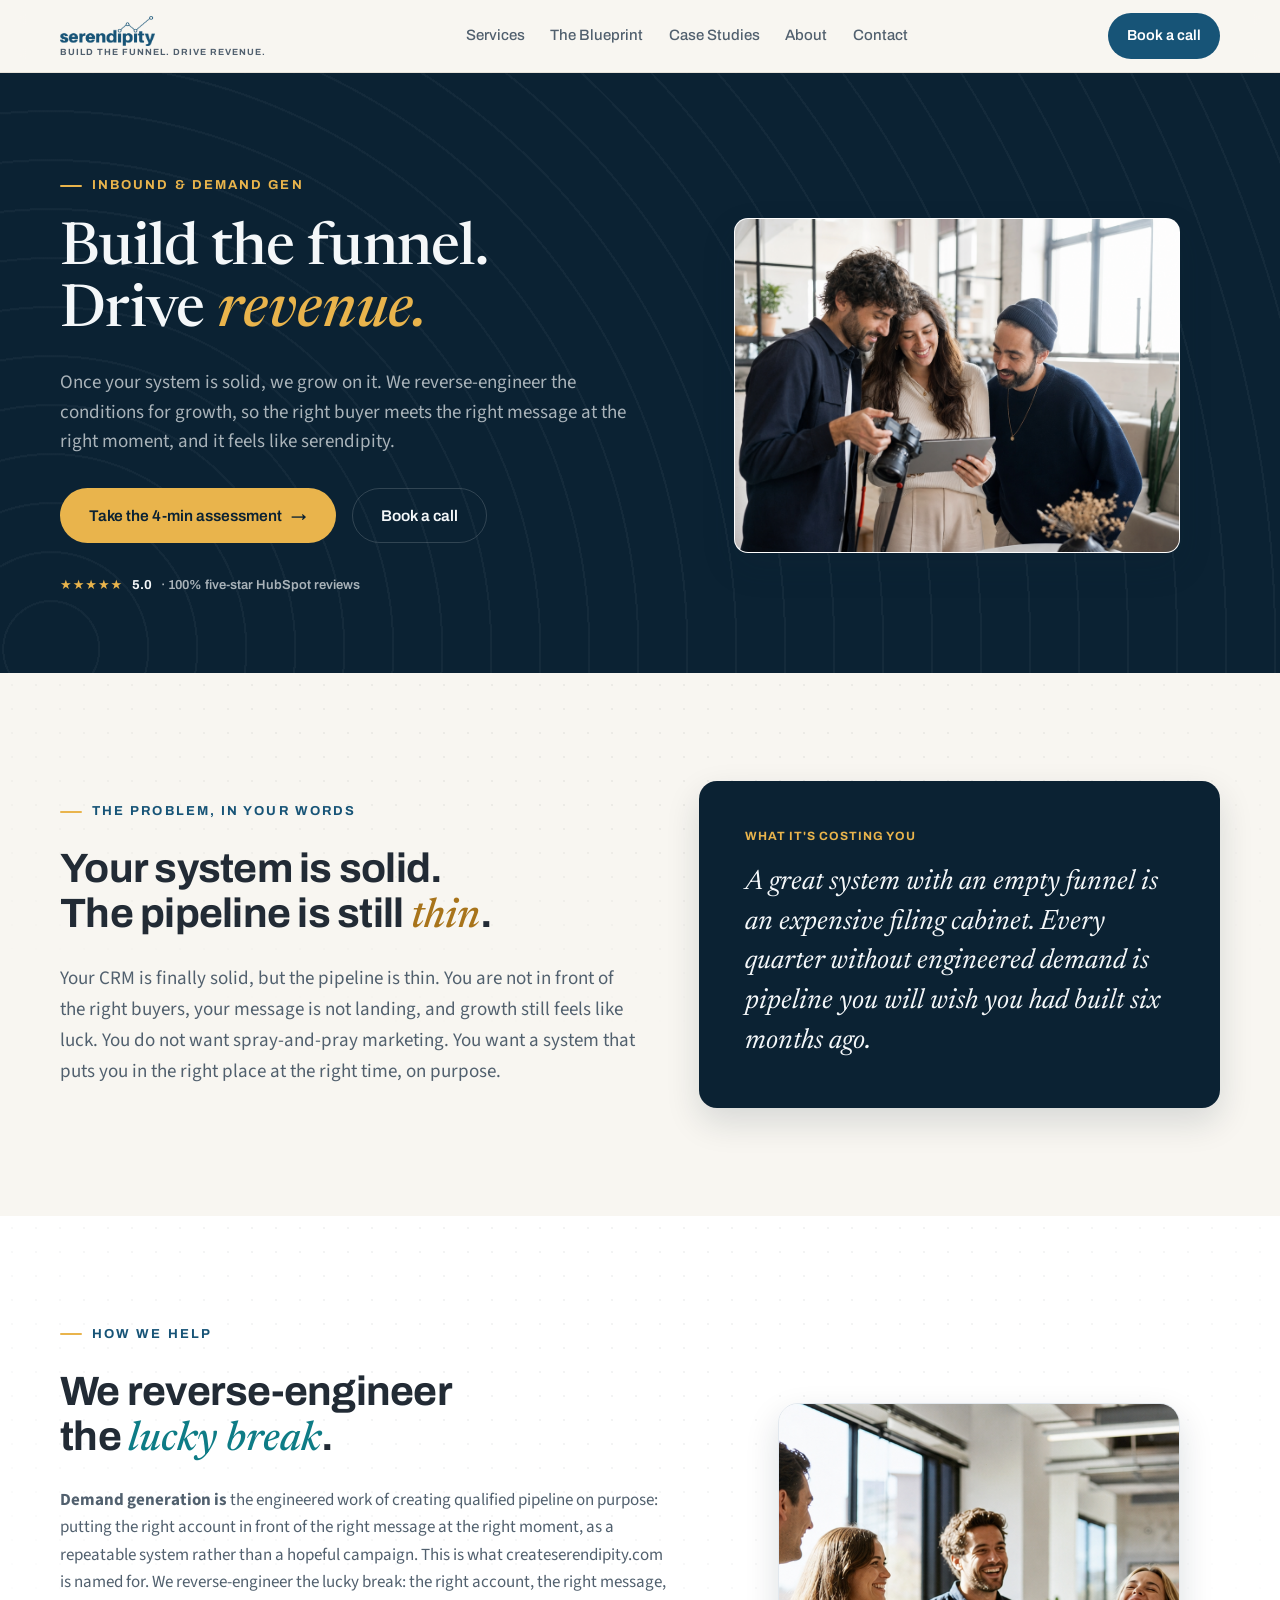
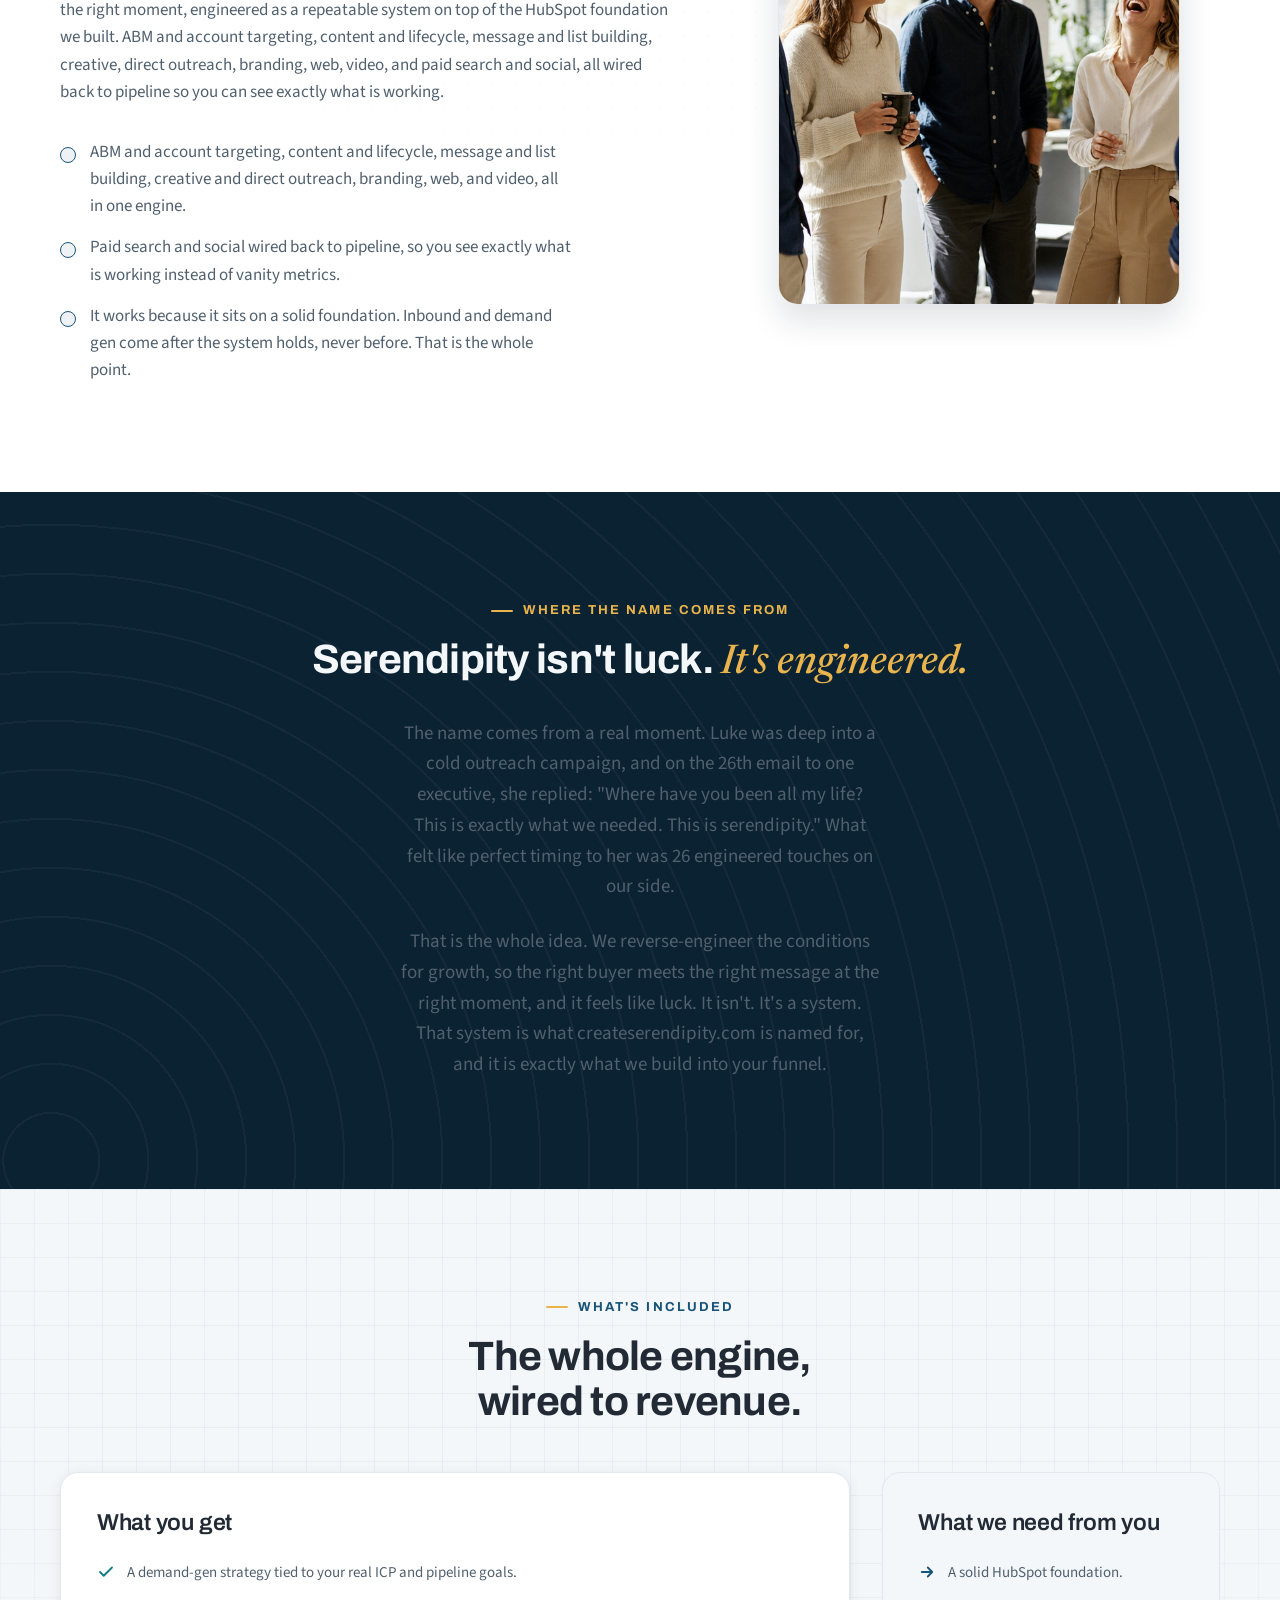
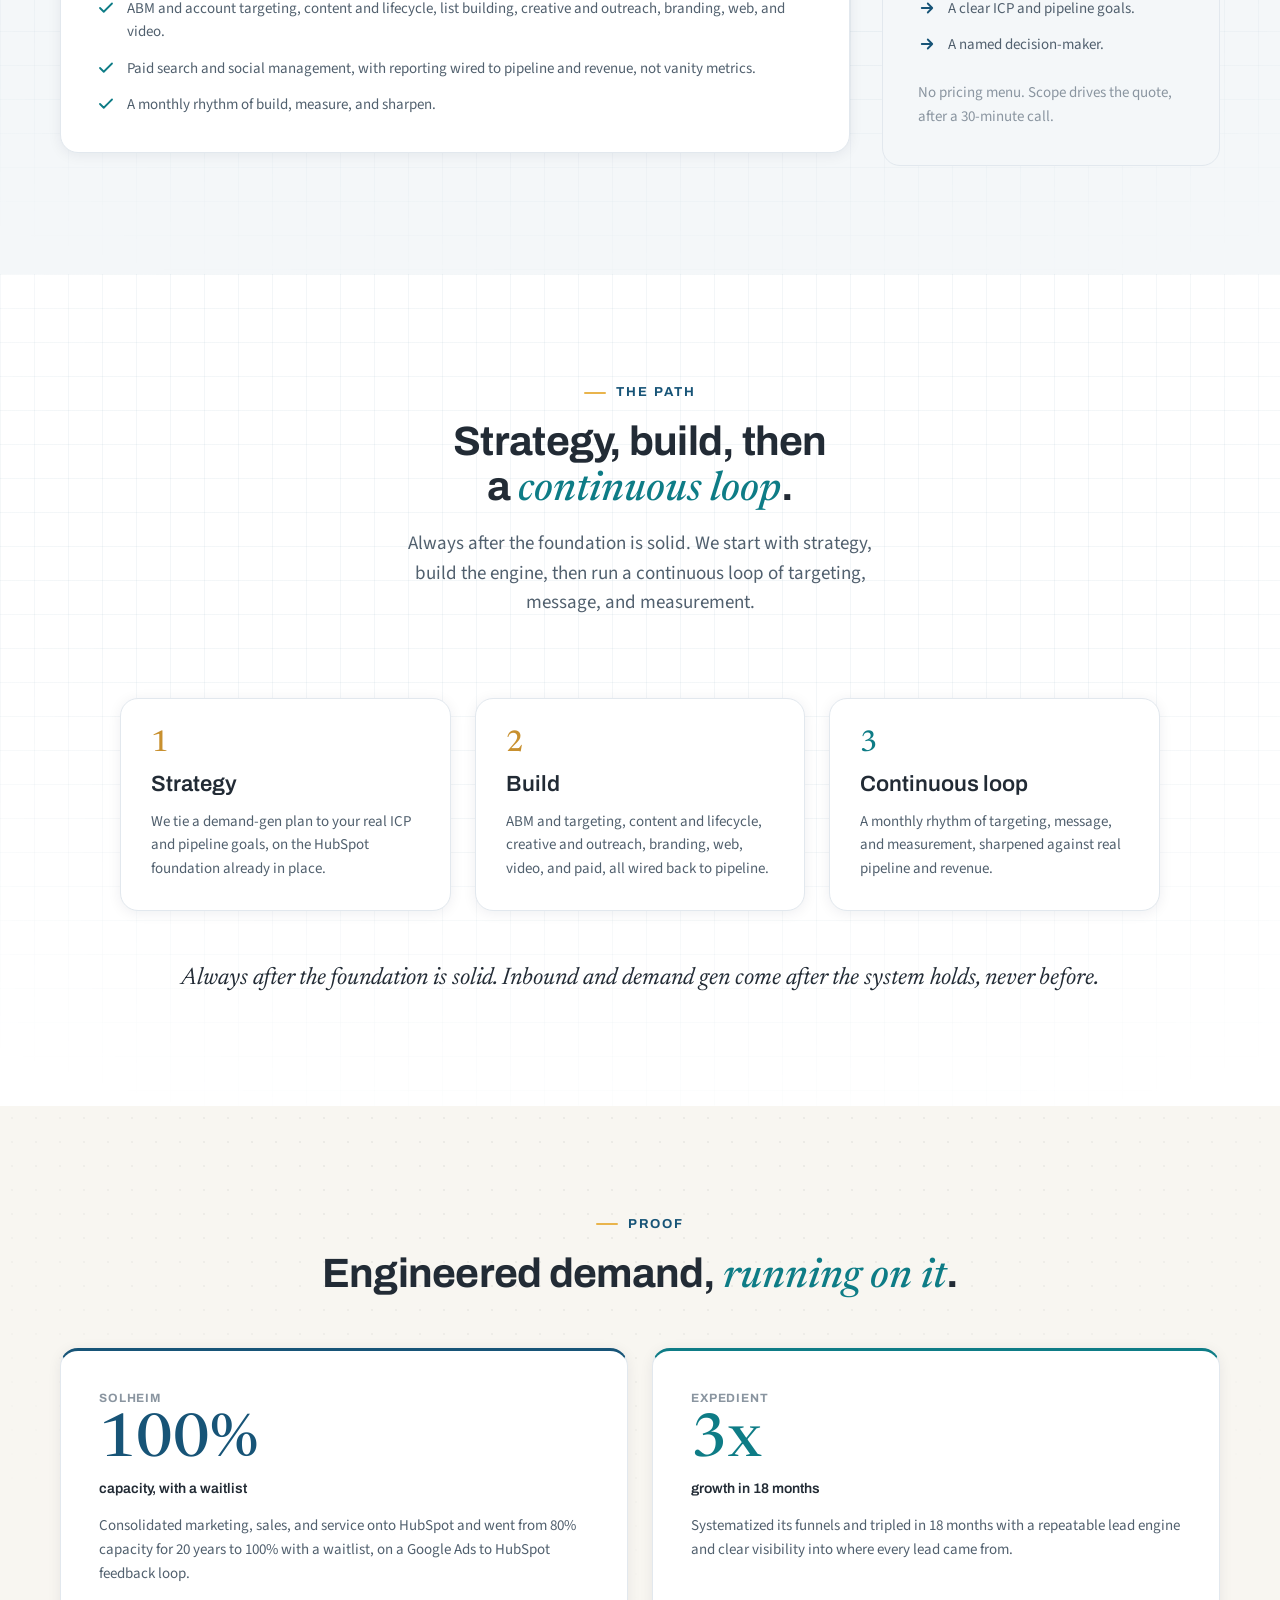
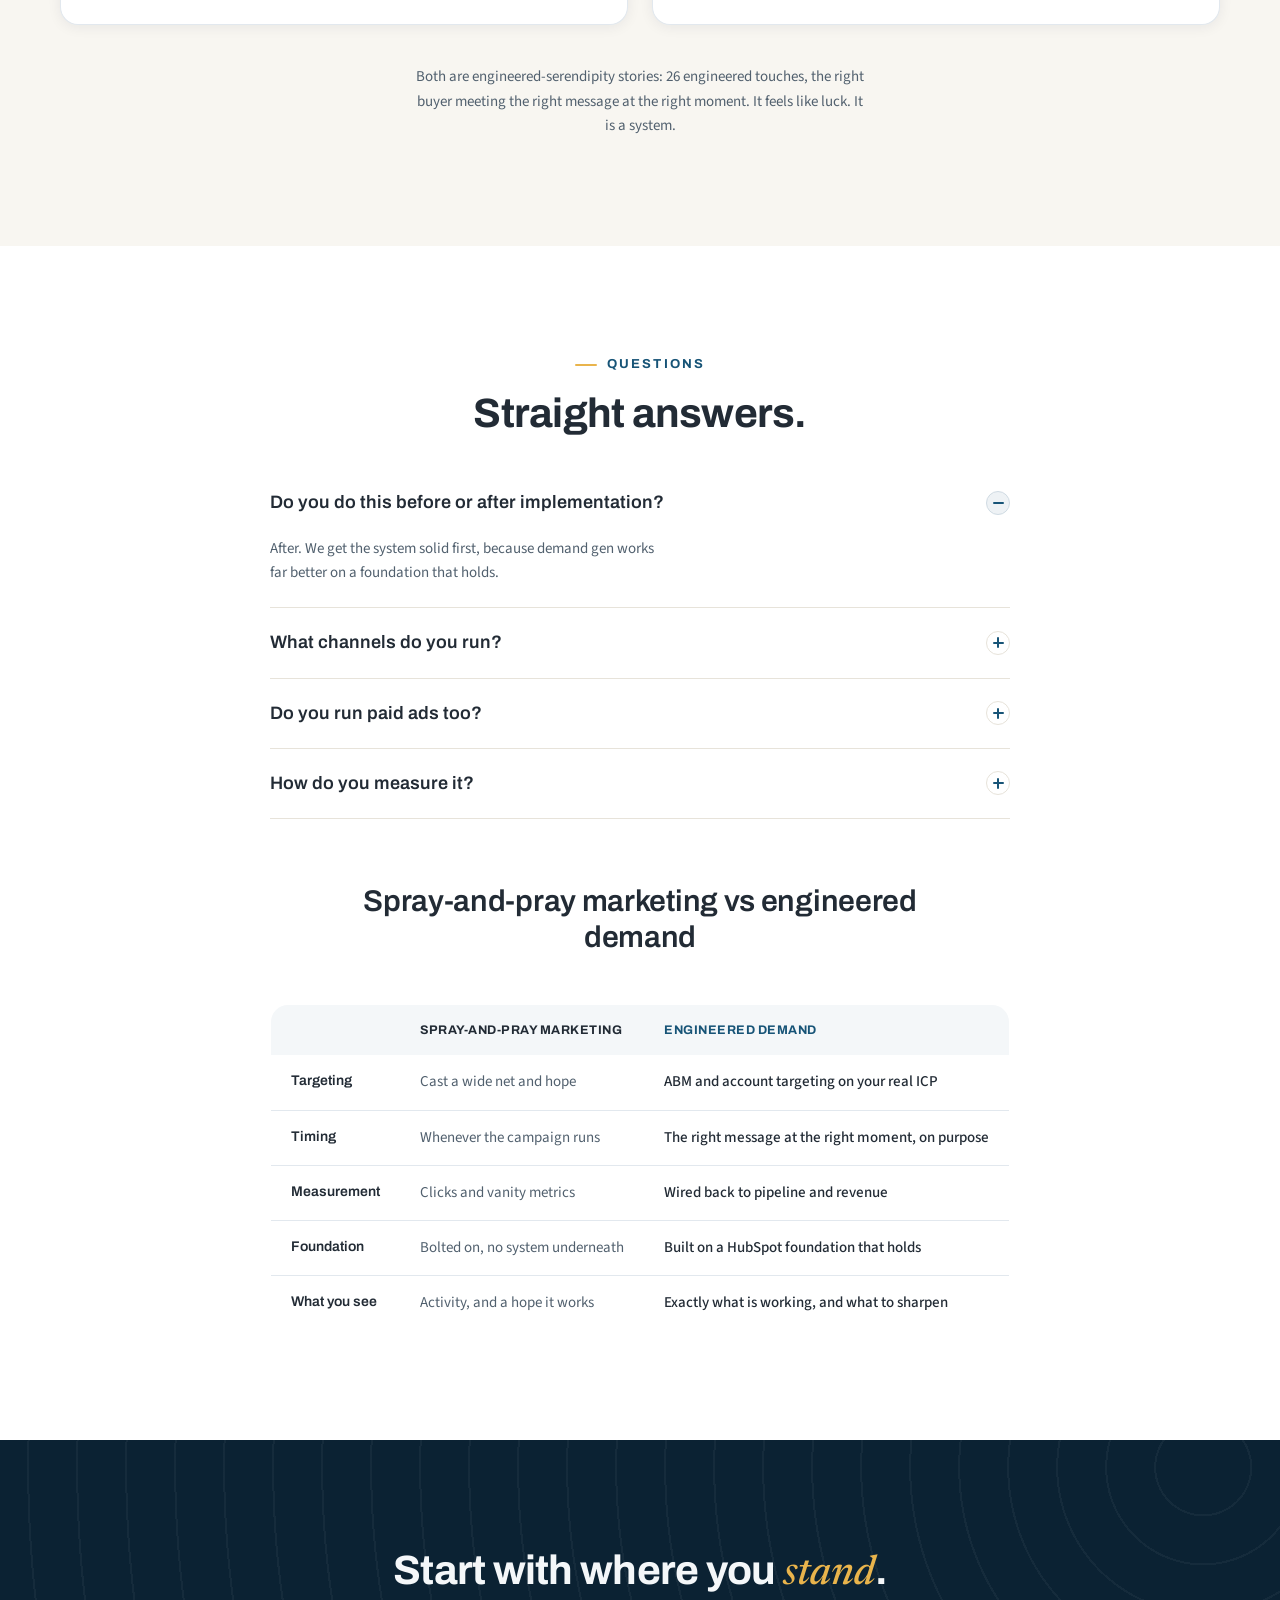
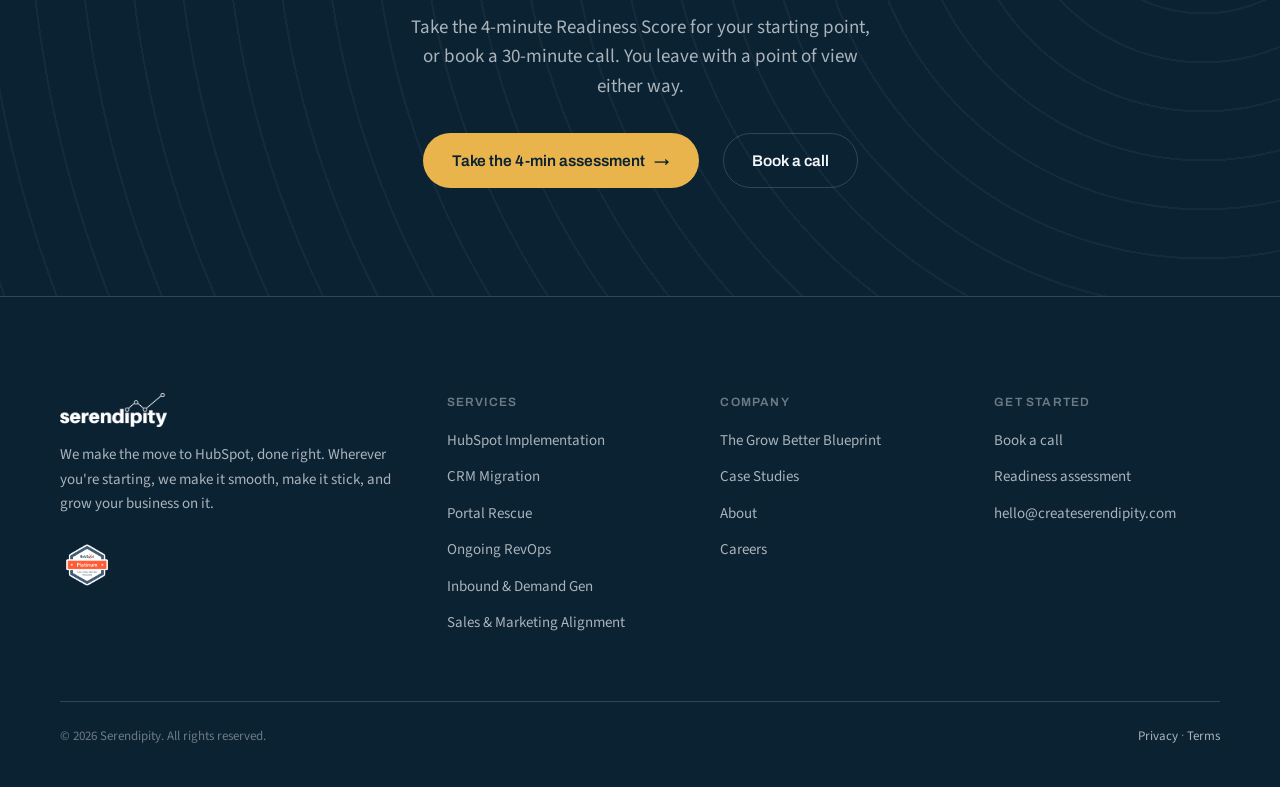
<file: demand-gen.html>
<!DOCTYPE html>
<html lang="en" data-density="comfortable">
<head>
<meta charset="utf-8">
<meta name="viewport" content="width=device-width, initial-scale=1">
<meta name="robots" content="noindex">
<link rel="preconnect" href="https://fonts.googleapis.com">
<link rel="preconnect" href="https://fonts.gstatic.com" crossorigin>
<link href="https://fonts.googleapis.com/css2?family=Newsreader:ital,opsz,wght@0,6..72,400;0,6..72,500;0,6..72,600;1,6..72,400;1,6..72,500&family=Source+Sans+3:ital,wght@0,400;0,500;0,600;0,700;1,400&family=Archivo:wght@500;600;700;800&display=swap" rel="stylesheet">
<link rel="icon" type="image/png" href="assets/favicon.png">
<meta name="theme-color" content="#0B2233">
<link rel="canonical" href="https://createserendipity.com/demand-gen.html">
<meta property="og:type" content="website">
<meta property="og:url" content="https://createserendipity.com/demand-gen.html">
<meta property="og:image" content="https://createserendipity.com/assets/imagery/hero.png">
<meta property="og:title" content="Inbound &amp; Demand Gen · Serendipity">
<meta property="og:description" content="Once your system is solid, we grow on it. We reverse-engineer the conditions for growth, so the right buyer meets the right message at the right moment, and it feels like serendipity.">

<title>Inbound &amp; Demand Gen · Serendipity</title>
<meta name="description" content="Inbound marketing and demand generation, engineered on your HubSpot foundation. ABM, content, paid search and social, all wired back to pipeline and revenue. We grow on it once the system holds.">
<link rel="stylesheet" href="css/tokens.css">
<link rel="stylesheet" href="css/base.css">
<link rel="stylesheet" href="css/sections.css">
<link rel="stylesheet" href="css/pages.css">
<link rel="stylesheet" href="css/service.css">
<link rel="stylesheet" href="css/site.css">
</head>
<body>

<header class="site-header" data-screen-label="Header">
  <div class="wrap">
    <a class="logo-link" href="index.html" aria-label="Serendipity home"><img class="logo-img" src="assets/logo/serendipity-logo.png" alt="Serendipity"><span class="logo-tag">Build the funnel. Drive revenue.</span></a>
    <nav class="main-nav" id="mainNav">
      <a href="services.html">Services</a>
      <a href="grow-better-blueprint.html">The Blueprint</a>
      <a href="case-studies.html">Case Studies</a>
      <a href="about.html">About</a>
      <a href="contact.html">Contact</a>
    </nav>
    <div class="header-actions">
      <a class="btn btn-primary btn-sm" href="contact.html">Book a call</a>
      <button class="nav-toggle" aria-label="Open menu" aria-expanded="false" aria-controls="mainNav">Menu</button>
    </div>
  </div>
</header>

<main id="top">

  <!-- ===================== HERO (navy, copy + lifestyle photo) ===================== -->
  <section class="svc-hero scheme-navy tx-topo tx-left" data-screen-label="Hero">
    <div class="wrap">
      <div class="svc-hero-copy">
        <span class="eyebrow">Inbound &amp; Demand Gen</span>
        <h1 class="reveal d1">Build the funnel. Drive <span class="hl-gold">revenue.</span></h1>
        <p class="lede reveal d2">Once your system is solid, we grow on it. We reverse-engineer the conditions for growth, so the right buyer meets the right message at the right moment, and it feels like serendipity.</p>
        <div class="hero-cta reveal d2">
          <a class="btn btn-gold" href="assessment.html">Take the 4-min assessment <span class="arrow">→</span></a>
          <a class="btn btn-ghost" href="contact.html">Book a call</a>
        </div>
        <span class="svc-chip reveal d2"><span class="stars">★★★★★</span> <b>5.0</b> · 100% five-star HubSpot reviews</span>
      </div>
      <div class="svc-hero-media reveal d2">
        <figure class="svc-frame">
          <img class="svc-frame-shot" src="assets/imagery/lifestyle/09-creative-session.png" alt="The Serendipity team in a creative demand-gen session" loading="eager" decoding="async">
        </figure>
      </div>
    </div>
  </section>

  <!-- ===================== PROBLEM + STAKES (cream) ===================== -->
  <section class="scheme-cream tx-dots" data-screen-label="The problem">
    <div class="wrap">
      <div class="prob-split">
        <div class="prob-copy reveal">
          <span class="eyebrow">The problem, in your words</span>
          <h2>Your system is solid. The pipeline is still <span class="hl-gold">thin</span>.</h2>
          <p>Your CRM is finally solid, but the pipeline is thin. You are not in front of the right buyers, your message is not landing, and growth still feels like luck. You do not want spray-and-pray marketing. You want a system that puts you in the right place at the right time, on purpose.</p>
        </div>
        <aside class="prob-stakes reveal d1">
          <span class="stakes-tag">What it's costing you</span>
          <p>A great system with an empty funnel is an expensive filing cabinet. Every quarter without engineered demand is pipeline you will wish you had built six months ago.</p>
        </aside>
      </div>
    </div>
  </section>

  <!-- ===================== HOW WE HELP (white) ===================== -->
  <section class="scheme-white tx-dots" data-screen-label="How we help">
    <div class="wrap">
      <div class="ed-split svc-help-split">
        <div class="ed-copy reveal">
          <span class="eyebrow">How we help</span>
          <h2>We reverse-engineer the <span class="hl-teal">lucky break</span>.</h2>
          <p><b>Demand generation is</b> the engineered work of creating qualified pipeline on purpose: putting the right account in front of the right message at the right moment, as a repeatable system rather than a hopeful campaign. This is what createserendipity.com is named for. We reverse-engineer the lucky break: the right account, the right message, the right moment, engineered as a repeatable system on top of the HubSpot foundation we built. ABM and account targeting, content and lifecycle, message and list building, creative, direct outreach, branding, web, video, and paid search and social, all wired back to pipeline so you can see exactly what is working.</p>
          <ul class="svc-help-list">
            <li>ABM and account targeting, content and lifecycle, message and list building, creative and direct outreach, branding, web, and video, all in one engine.</li>
            <li>Paid search and social wired back to pipeline, so you see exactly what is working instead of vanity metrics.</li>
            <li>It works because it sits on a solid foundation. Inbound and demand gen come after the system holds, never before. That is the whole point.</li>
          </ul>
        </div>
        <figure class="ed-media reveal d1">
          <img src="assets/imagery/lifestyle/06-team-fun-a.png" alt="The Serendipity growth team collaborating" loading="lazy" decoding="async">
        </figure>
      </div>
    </div>
  </section>

  <!-- ===================== MANIFESTO (navy, engineered-serendipity origin story) ===================== -->
  <section class="scheme-navy tx-topo tx-left" data-screen-label="The serendipity story">
    <div class="wrap">
      <div class="section-head center reveal">
        <span class="eyebrow">Where the name comes from</span>
        <h2>Serendipity isn't luck. <span class="hl-gold">It's engineered.</span></h2>
      </div>
      <div class="ed-prose prose-center reveal d1" style="margin-top: var(--s-4);">
        <p>The name comes from a real moment. Luke was deep into a cold outreach campaign, and on the 26th email to one executive, she replied: "Where have you been all my life? This is exactly what we needed. This is serendipity." What felt like perfect timing to her was 26 engineered touches on our side.</p>
        <p>That is the whole idea. We reverse-engineer the conditions for growth, so the right buyer meets the right message at the right moment, and it feels like luck. It isn't. It's a system. That system is what createserendipity.com is named for, and it is exactly what we build into your funnel.</p>
      </div>
    </div>
  </section>

  <!-- ===================== WHAT'S INCLUDED (cool-gray) ===================== -->
  <section class="scheme-cool tx-graph" data-screen-label="What's included">
    <div class="wrap">
      <div class="section-head center reveal">
        <span class="eyebrow">What's included</span>
        <h2>The whole engine, wired to revenue.</h2>
      </div>
      <div class="incl-grid reveal d1">
        <div class="incl-col">
          <h3>What you get</h3>
          <ul class="incl-list">
            <li><svg width="18" height="18" viewBox="0 0 24 24" fill="none" stroke="currentColor" stroke-width="2.4"><path d="M20 6L9 17l-5-5" stroke-linecap="round" stroke-linejoin="round"/></svg>A demand-gen strategy tied to your real ICP and pipeline goals.</li>
            <li><svg width="18" height="18" viewBox="0 0 24 24" fill="none" stroke="currentColor" stroke-width="2.4"><path d="M20 6L9 17l-5-5" stroke-linecap="round" stroke-linejoin="round"/></svg>ABM and account targeting, content and lifecycle, list building, creative and outreach, branding, web, and video.</li>
            <li><svg width="18" height="18" viewBox="0 0 24 24" fill="none" stroke="currentColor" stroke-width="2.4"><path d="M20 6L9 17l-5-5" stroke-linecap="round" stroke-linejoin="round"/></svg>Paid search and social management, with reporting wired to pipeline and revenue, not vanity metrics.</li>
            <li><svg width="18" height="18" viewBox="0 0 24 24" fill="none" stroke="currentColor" stroke-width="2.4"><path d="M20 6L9 17l-5-5" stroke-linecap="round" stroke-linejoin="round"/></svg>A monthly rhythm of build, measure, and sharpen.</li>
          </ul>
        </div>
        <div class="incl-col need">
          <h3>What we need from you</h3>
          <ul class="incl-list">
            <li><svg width="18" height="18" viewBox="0 0 24 24" fill="none" stroke="currentColor" stroke-width="2.4"><path d="M5 12h14M13 6l6 6-6 6" stroke-linecap="round" stroke-linejoin="round"/></svg>A solid HubSpot foundation.</li>
            <li><svg width="18" height="18" viewBox="0 0 24 24" fill="none" stroke="currentColor" stroke-width="2.4"><path d="M5 12h14M13 6l6 6-6 6" stroke-linecap="round" stroke-linejoin="round"/></svg>A clear ICP and pipeline goals.</li>
            <li><svg width="18" height="18" viewBox="0 0 24 24" fill="none" stroke="currentColor" stroke-width="2.4"><path d="M5 12h14M13 6l6 6-6 6" stroke-linecap="round" stroke-linejoin="round"/></svg>A named decision-maker.</li>
          </ul>
          <p style="font-size: var(--fs-sm); color: var(--c-ink-3); margin-top: var(--s-3);">No pricing menu. Scope drives the quote, after a 30-minute call.</p>
        </div>
      </div>
    </div>
  </section>

  <!-- ===================== THE PATH (white, build sequence) ===================== -->
  <section class="scheme-white tx-graph" data-screen-label="The path">
    <div class="wrap">
      <div class="method-body">
        <div class="section-head center reveal">
          <span class="eyebrow">The path</span>
          <h2>Strategy, build, then a <span class="hl-teal">continuous loop</span>.</h2>
          <p class="lede">Always after the foundation is solid. We start with strategy, build the engine, then run a continuous loop of targeting, message, and measurement.</p>
        </div>
        <div class="reveal d1">
          <div class="bp-steps">
            <div class="bp-step">
              <span class="bp-num">1</span>
              <h4>Strategy</h4>
              <p>We tie a demand-gen plan to your real ICP and pipeline goals, on the HubSpot foundation already in place.</p>
            </div>
            <div class="bp-step">
              <span class="bp-num">2</span>
              <h4>Build</h4>
              <p>ABM and targeting, content and lifecycle, creative and outreach, branding, web, video, and paid, all wired back to pipeline.</p>
            </div>
            <div class="bp-step">
              <span class="bp-num">3</span>
              <h4>Continuous loop</h4>
              <p>A monthly rhythm of targeting, message, and measurement, sharpened against real pipeline and revenue.</p>
            </div>
          </div>
          <p class="plan-close" style="margin-top: var(--s-4);">Always after the foundation is solid. Inbound and demand gen come after the system holds, never before.</p>
        </div>
      </div>
    </div>
  </section>

  <!-- ===================== PROOF (cream) ===================== -->
  <section class="scheme-cream tx-dots" data-screen-label="Proof">
    <div class="wrap">
      <div class="section-head center reveal">
        <span class="eyebrow">Proof</span>
        <h2>Engineered demand, <span class="hl-teal">running on it</span>.</h2>
      </div>
      <div class="proof-duo reveal d1" style="margin-top: var(--s-6);">
        <!-- [VERIFY: Solheim industry, 20 years at 80% capacity, 80% to 100% with a waitlist, Google Ads to HubSpot feedback loop across Hubs, confirm with Luke] -->
        <article class="proof-card">
          <span class="proof-name">Solheim</span>
          <b class="proof-stat">100%</b>
          <span class="proof-stat-label">capacity, with a waitlist</span>
          <p>Consolidated marketing, sales, and service onto HubSpot and went from 80% capacity for 20 years to 100% with a waitlist, on a Google Ads to HubSpot feedback loop.</p>
        </article>
        <!-- [VERIFY: Expedient industry, tripled in 18 months on a repeatable lead engine, confirm with Luke] -->
        <article class="proof-card">
          <span class="proof-name">Expedient</span>
          <b class="proof-stat teal">3x</b>
          <span class="proof-stat-label">growth in 18 months</span>
          <p>Systematized its funnels and tripled in 18 months with a repeatable lead engine and clear visibility into where every lead came from.</p>
        </article>
      </div>
      <p class="bp-hubs reveal d1">Both are engineered-serendipity stories: 26 engineered touches, the right buyer meeting the right message at the right moment. It feels like luck. It is a system.</p>
    </div>
  </section>

  <!-- ===================== FAQ (white) + comparison table ===================== -->
  <section class="scheme-white" data-screen-label="FAQ">
    <div class="wrap svc-faq">
      <div class="section-head center reveal">
        <span class="eyebrow">Questions</span>
        <h2>Straight answers.</h2>
      </div>
      <div class="faq-list reveal d1">
        <details class="faq-item" open>
          <summary class="faq-q">Do you do this before or after implementation?<span class="faq-ico"></span></summary>
          <p class="faq-a">After. We get the system solid first, because demand gen works far better on a foundation that holds.</p>
        </details>
        <details class="faq-item">
          <summary class="faq-q">What channels do you run?<span class="faq-ico"></span></summary>
          <p class="faq-a">ABM, content and lifecycle, email and outreach, creative and branding, web and video, and paid search and social.</p>
        </details>
        <details class="faq-item">
          <summary class="faq-q">Do you run paid ads too?<span class="faq-ico"></span></summary>
          <p class="faq-a">Yes, managed and measured against pipeline and revenue, not clicks.</p>
        </details>
        <details class="faq-item">
          <summary class="faq-q">How do you measure it?<span class="faq-ico"></span></summary>
          <p class="faq-a">Everything is wired back to the CRM, so you see real pipeline and revenue, not vanity metrics.</p>
        </details>
      </div>

      <div class="section-head center reveal" style="margin-top: var(--s-8);">
        <h3 style="font-size: clamp(22px,2.4vw,30px);">Spray-and-pray marketing vs engineered demand</h3>
      </div>
      <div class="cmp-wrap reveal d1">
        <table class="cmp-table">
          <thead>
            <tr><th scope="col">&nbsp;</th><th scope="col">Spray-and-pray marketing</th><th scope="col" class="ours">Engineered demand</th></tr>
          </thead>
          <tbody>
            <tr><th scope="row">Targeting</th><td>Cast a wide net and hope</td><td class="ours">ABM and account targeting on your real ICP</td></tr>
            <tr><th scope="row">Timing</th><td>Whenever the campaign runs</td><td class="ours">The right message at the right moment, on purpose</td></tr>
            <tr><th scope="row">Measurement</th><td>Clicks and vanity metrics</td><td class="ours">Wired back to pipeline and revenue</td></tr>
            <tr><th scope="row">Foundation</th><td>Bolted on, no system underneath</td><td class="ours">Built on a HubSpot foundation that holds</td></tr>
            <tr><th scope="row">What you see</th><td>Activity, and a hope it works</td><td class="ours">Exactly what is working, and what to sharpen</td></tr>
          </tbody>
        </table>
      </div>
    </div>
  </section>

  <!-- ===================== CTA BAND (navy) ===================== -->
  <section class="cta-band scheme-navy tx-topo" data-screen-label="Final CTA">
    <div class="wrap">
      <div class="section-head center reveal">
        <h2>Start with where you <span class="hl-gold">stand</span>.</h2>
        <p class="lede">Take the 4-minute Readiness Score for your starting point, or book a 30-minute call. You leave with a point of view either way.</p>
      </div>
      <div class="cta-row reveal d1">
        <a class="btn btn-gold" href="assessment.html">Take the 4-min assessment <span class="arrow">→</span></a>
        <a class="btn btn-ghost" href="contact.html">Book a call</a>
      </div>
    </div>
  </section>

</main>

<!-- ===================== FOOTER ===================== -->
<footer class="site-footer" data-screen-label="Footer">
  <div class="wrap">
    <div class="footer-grid">
      <div class="footer-brand">
        <a class="logo-link" href="index.html"><img class="logo-img" src="assets/logo/serendipity-logo-white.png" alt="Serendipity"></a>
        <p>We make the move to HubSpot, done right. Wherever you're starting, we make it smooth, make it stick, and grow your business on it.</p>
        <img class="footer-badge" src="assets/badges/hubspot-platinum-badge.png" alt="HubSpot Platinum Solutions Partner">
      </div>
      <div>
        <h4>Services</h4>
        <ul>
          <li><a href="implementation.html">HubSpot Implementation</a></li>
          <li><a href="migration.html">CRM Migration</a></li>
          <li><a href="portal-rescue.html">Portal Rescue</a></li>
          <li><a href="revops.html">Ongoing RevOps</a></li>
          <li><a href="demand-gen.html">Inbound &amp; Demand Gen</a></li>
          <li><a href="alignment.html">Sales &amp; Marketing Alignment</a></li>
        </ul>
      </div>
      <div>
        <h4>Company</h4>
        <ul>
          <li><a href="grow-better-blueprint.html">The Grow Better Blueprint</a></li>
          <li><a href="case-studies.html">Case Studies</a></li>
          <li><a href="about.html">About</a></li>
          <li><a href="careers.html">Careers</a></li>
        </ul>
      </div>
      <div>
        <h4>Get started</h4>
        <ul>
          <li><a href="contact.html">Book a call</a></li>
          <li><a href="assessment.html">Readiness assessment</a></li>
          <li><a href="mailto:hello@createserendipity.com">hello@createserendipity.com</a></li>
        </ul>
      </div>
    </div>
    <div class="footer-legal">
      <span>© 2026 Serendipity. All rights reserved.</span>
      <span><a href="#">Privacy</a> · <a href="#">Terms</a></span>
    </div>
  </div>
</footer>
<script src="js/main.js"></script>

<script type="application/ld+json">
{"@context":"https://schema.org","@type":"Service","name":"Inbound Marketing & Demand Generation","serviceType":"B2B inbound marketing and demand generation on HubSpot","provider":{"@type":"Organization","name":"Serendipity","url":"https://createserendipity.com/"},"description":"Once your system is solid, we grow on it. We reverse-engineer the conditions for growth so the right buyer meets the right message at the right moment, with ABM, content, paid search and social, all wired back to pipeline and revenue.","areaServed":"US"}
</script>
<script type="application/ld+json">
{"@context":"https://schema.org","@type":"FAQPage","mainEntity":[{"@type":"Question","name":"Do you do this before or after implementation?","acceptedAnswer":{"@type":"Answer","text":"After. We get the system solid first, because demand gen works far better on a foundation that holds."}},{"@type":"Question","name":"What channels do you run?","acceptedAnswer":{"@type":"Answer","text":"ABM, content and lifecycle, email and outreach, creative and branding, web and video, and paid search and social."}},{"@type":"Question","name":"Do you run paid ads too?","acceptedAnswer":{"@type":"Answer","text":"Yes, managed and measured against pipeline and revenue, not clicks."}},{"@type":"Question","name":"How do you measure it?","acceptedAnswer":{"@type":"Answer","text":"Everything is wired back to the CRM, so you see real pipeline and revenue, not vanity metrics."}}]}
</script>
</body>
</html>
</file>
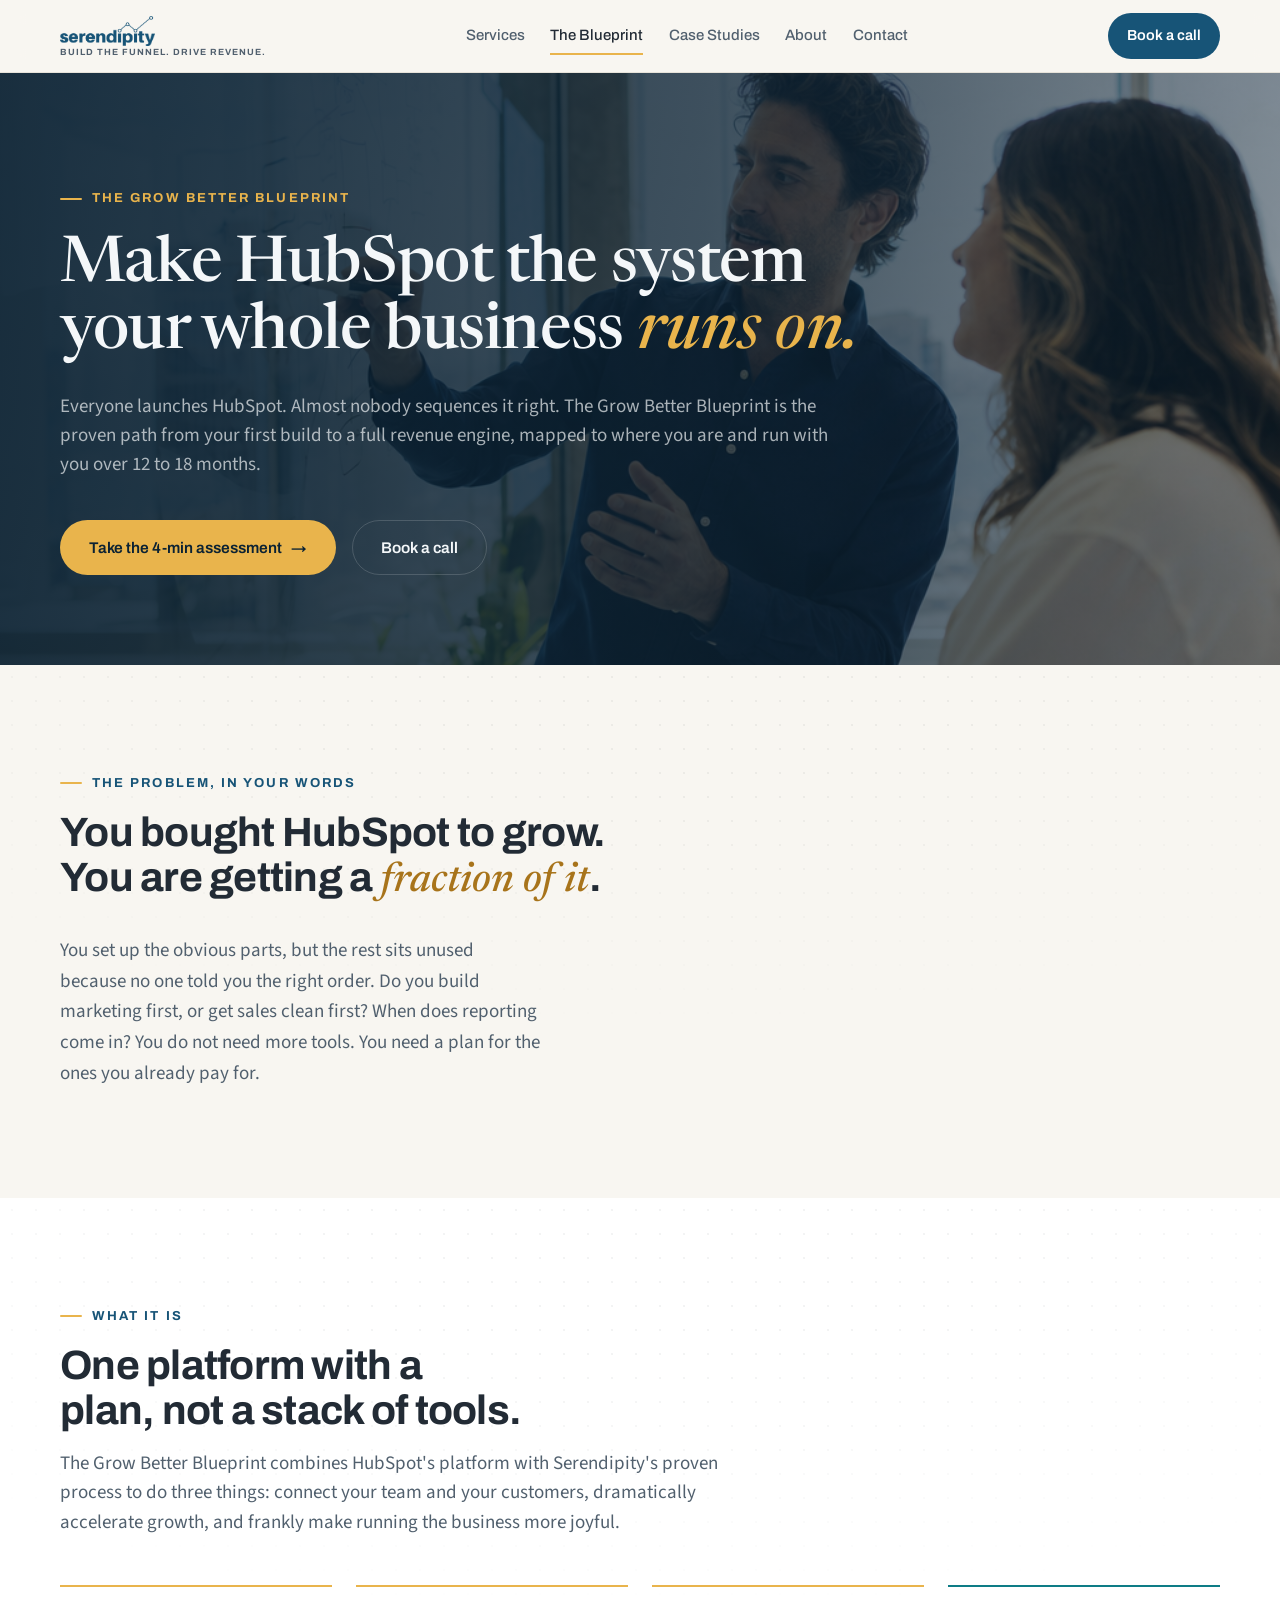
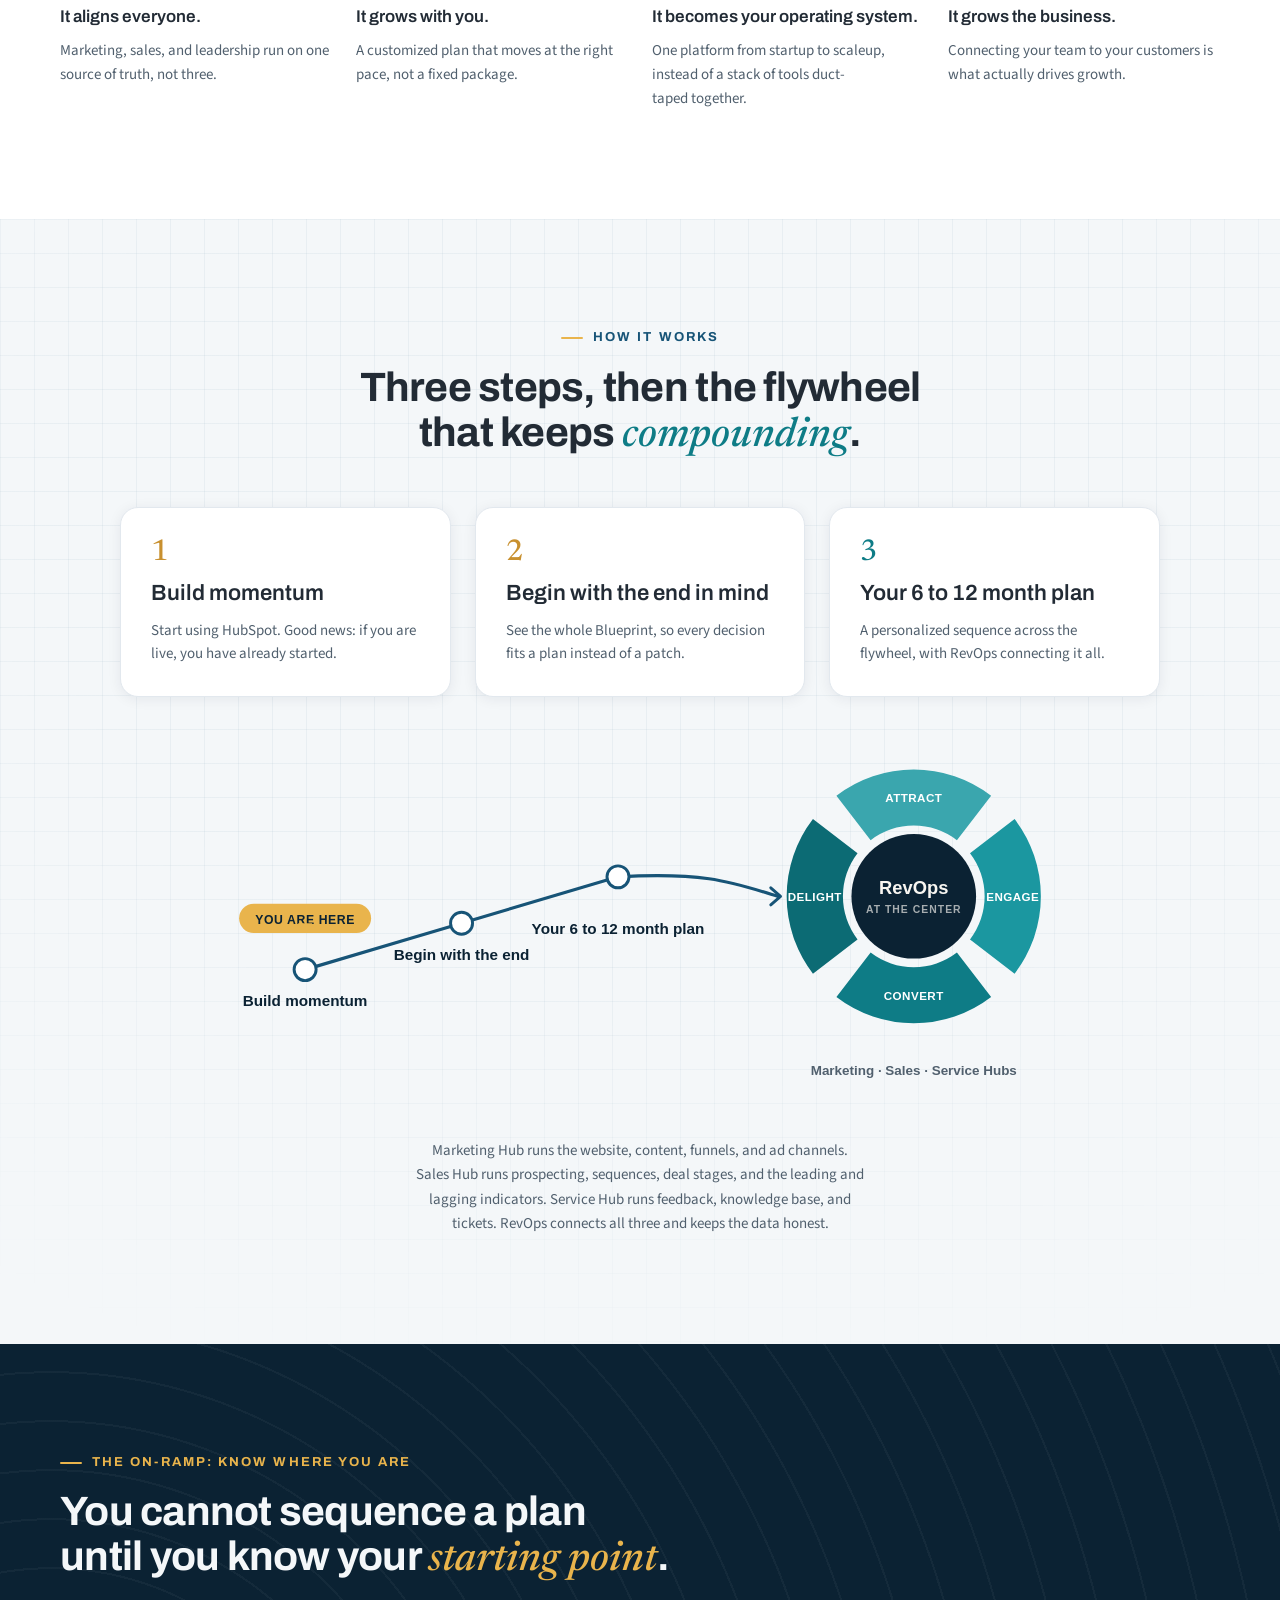
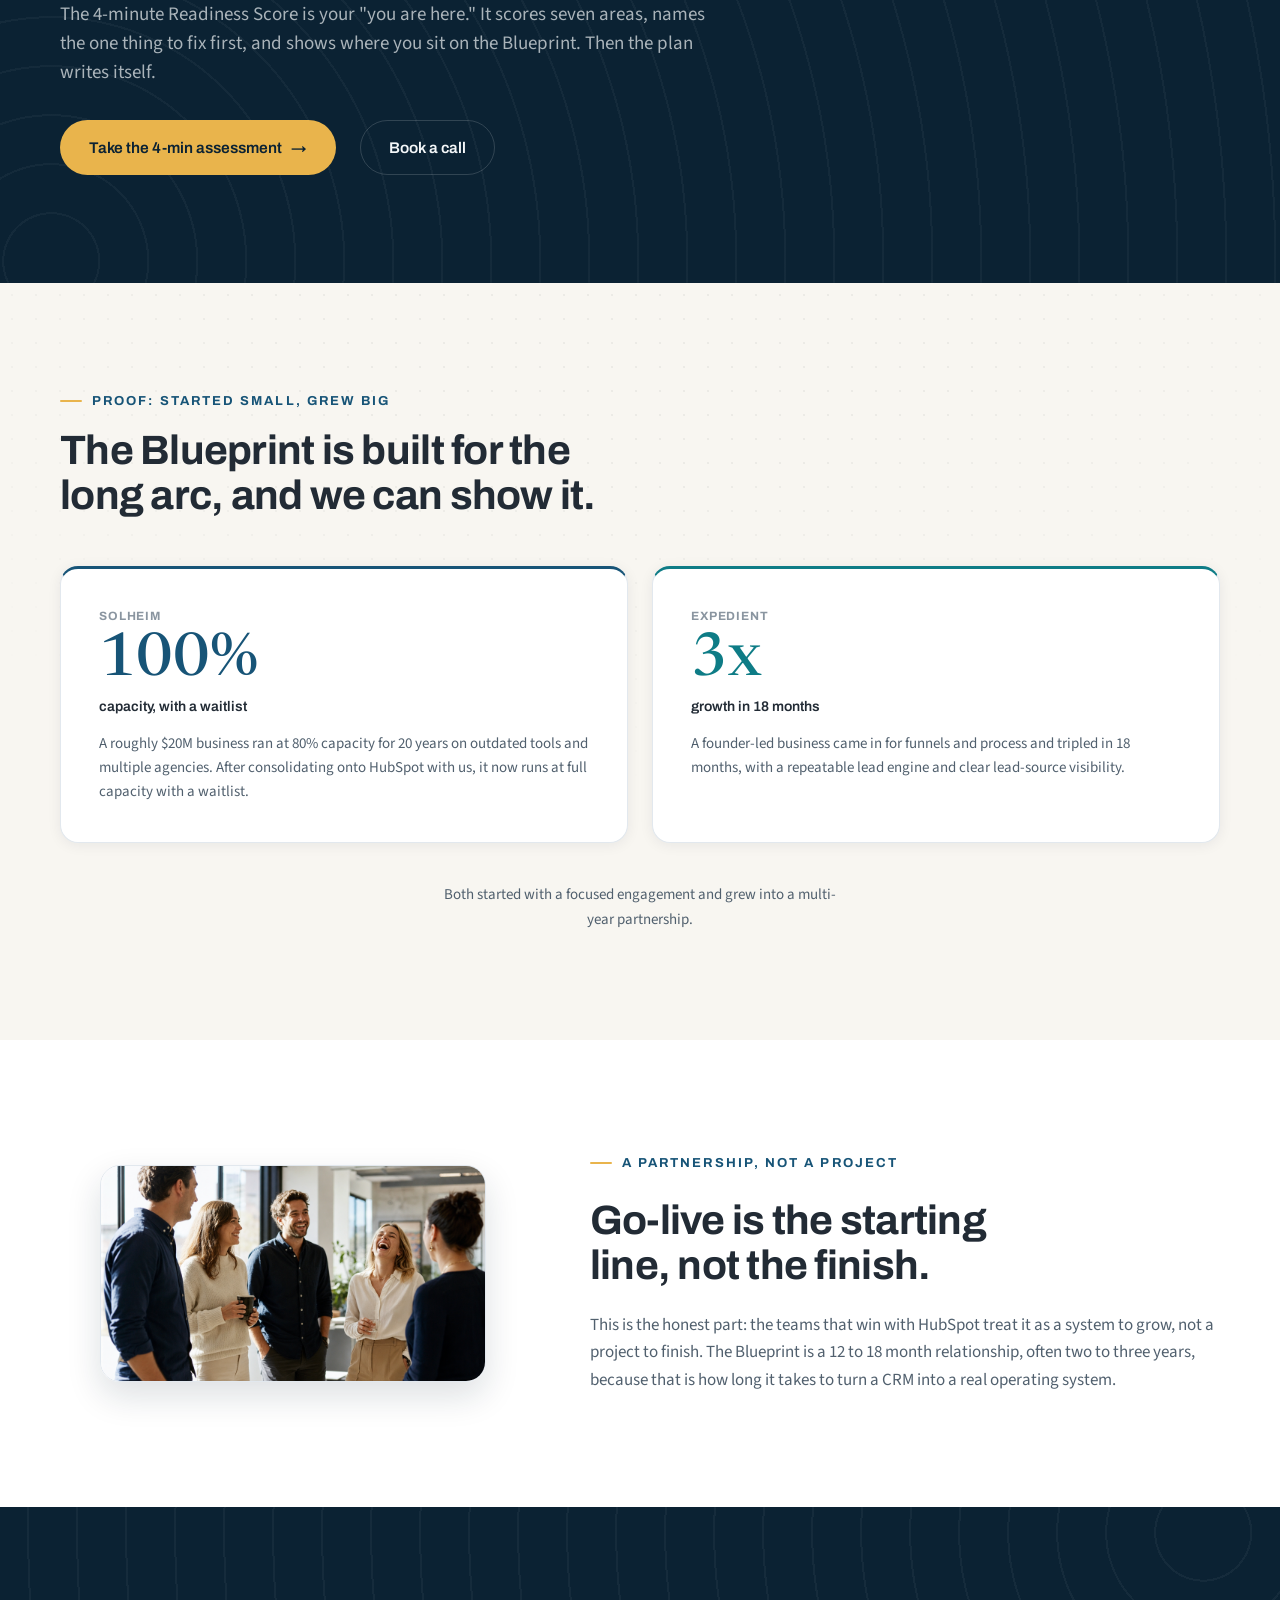
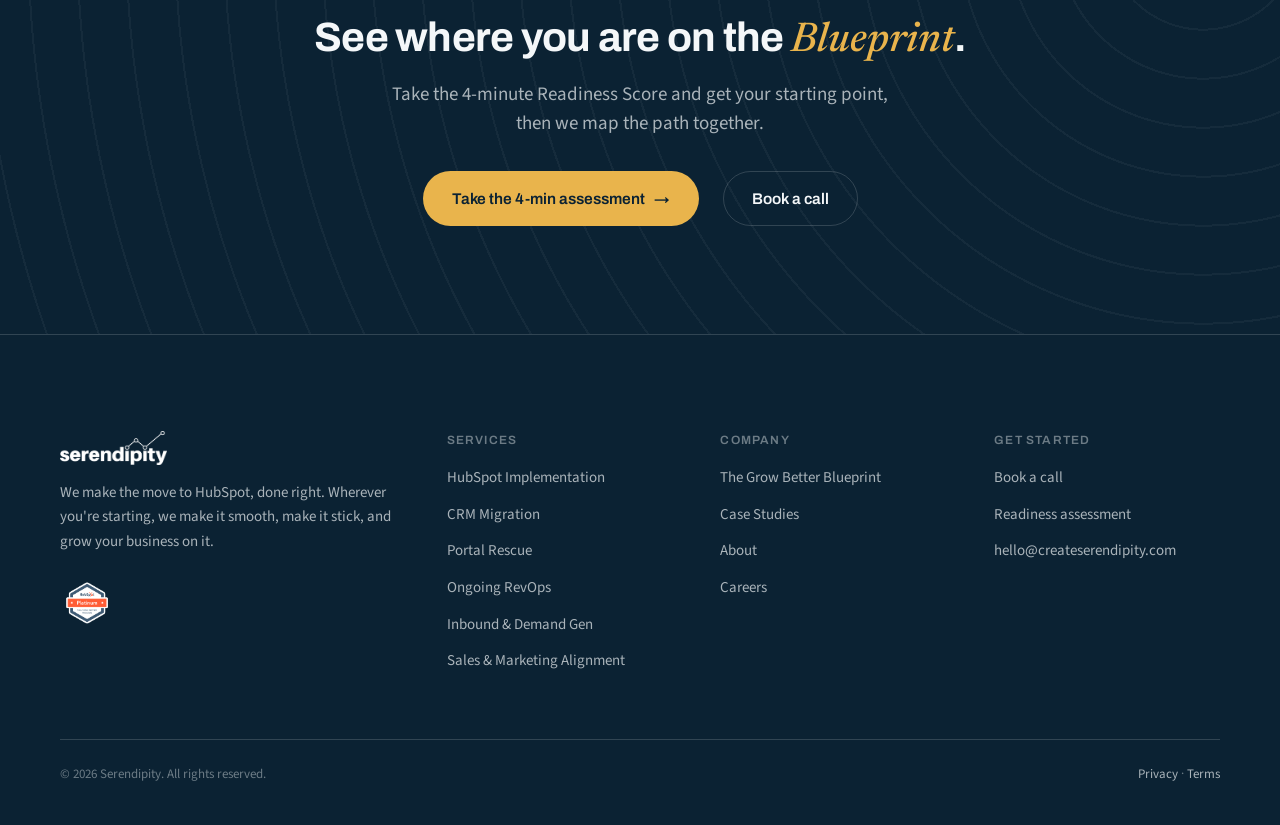
<file: grow-better-blueprint.html>
<!DOCTYPE html>
<html lang="en" data-density="comfortable">
<head>
<meta charset="utf-8">
<meta name="viewport" content="width=device-width, initial-scale=1">
<meta name="robots" content="noindex">
<link rel="preconnect" href="https://fonts.googleapis.com">
<link rel="preconnect" href="https://fonts.gstatic.com" crossorigin>
<link href="https://fonts.googleapis.com/css2?family=Newsreader:ital,opsz,wght@0,6..72,400;0,6..72,500;0,6..72,600;1,6..72,400;1,6..72,500&family=Source+Sans+3:ital,wght@0,400;0,500;0,600;0,700;1,400&family=Archivo:wght@500;600;700;800&display=swap" rel="stylesheet">
<link rel="icon" type="image/png" href="assets/favicon.png">
<meta name="theme-color" content="#0B2233">
<link rel="canonical" href="https://createserendipity.com/grow-better-blueprint.html">
<meta property="og:type" content="website">
<meta property="og:url" content="https://createserendipity.com/grow-better-blueprint.html">
<meta property="og:image" content="https://createserendipity.com/assets/imagery/hero.png">
<meta property="og:title" content="The Grow Better Blueprint · Serendipity">
<meta property="og:description" content="Everyone launches HubSpot. Almost nobody sequences it right. The Grow Better Blueprint is the proven path from your first build to a full revenue engine.">

<title>The Grow Better Blueprint · Serendipity</title>
<meta name="description" content="Everyone launches HubSpot. Almost nobody sequences it right. The Grow Better Blueprint is the proven path from your first build to a full revenue engine, mapped to where you are and run with you over 12 to 18 months.">
<link rel="stylesheet" href="css/tokens.css">
<link rel="stylesheet" href="css/base.css">
<link rel="stylesheet" href="css/sections.css">
<link rel="stylesheet" href="css/pages.css">
<link rel="stylesheet" href="css/site.css">
</head>
<body>

<header class="site-header" data-screen-label="Header">
  <div class="wrap">
    <a class="logo-link" href="index.html" aria-label="Serendipity home"><img class="logo-img" src="assets/logo/serendipity-logo.png" alt="Serendipity"><span class="logo-tag">Build the funnel. Drive revenue.</span></a>
    <nav class="main-nav" id="mainNav">
      <a href="services.html">Services</a>
      <a href="grow-better-blueprint.html" aria-current="page">The Blueprint</a>
      <a href="case-studies.html">Case Studies</a>
      <a href="about.html">About</a>
      <a href="contact.html">Contact</a>
    </nav>
    <div class="header-actions">
      <a class="btn btn-primary btn-sm" href="contact.html">Book a call</a>
      <button class="nav-toggle" aria-label="Open menu" aria-expanded="false" aria-controls="mainNav">Menu</button>
    </div>
  </div>
</header>

<main id="top">

  <!-- ===================== HERO (navy, photo scrim) ===================== -->
  <section class="page-hero scheme-navy on-photo" data-screen-label="Hero">
    <div class="page-hero-bg"><img src="assets/imagery/lifestyle/08-whiteboard-strategy.png" alt="" loading="eager" decoding="async"></div>
    <div class="page-hero-scrim"></div>
    <div class="wrap">
      <div class="page-hero-inner">
        <span class="eyebrow">The Grow Better Blueprint</span>
        <h1 class="reveal d1">Make HubSpot the system your whole business <span class="hl-gold">runs on.</span></h1>
        <p class="lede reveal d2">Everyone launches HubSpot. Almost nobody sequences it right. The Grow Better Blueprint is the proven path from your first build to a full revenue engine, mapped to where you are and run with you over 12 to 18 months.</p>
        <div class="hero-cta reveal d2">
          <a class="btn btn-gold" href="assessment.html">Take the 4-min assessment <span class="arrow">→</span></a>
          <a class="btn btn-ghost" href="contact.html">Book a call</a>
        </div>
      </div>
    </div>
  </section>

  <!-- ===================== PROBLEM (cream) ===================== -->
  <section class="scheme-cream tx-dots" data-screen-label="The problem">
    <div class="wrap">
      <div class="section-head reveal">
        <span class="eyebrow">The problem, in your words</span>
        <h2>You bought HubSpot to grow. You are getting a <span class="hl-gold">fraction of it</span>.</h2>
      </div>
      <div class="ed-prose reveal d1" style="margin-top: var(--s-4);">
        <p>You set up the obvious parts, but the rest sits unused because no one told you the right order. Do you build marketing first, or get sales clean first? When does reporting come in? You do not need more tools. You need a plan for the ones you already pay for.</p>
      </div>
    </div>
  </section>

  <!-- ===================== WHAT IT IS (white, 4 differentiators) ===================== -->
  <section class="scheme-white tx-dots" data-screen-label="What the Blueprint is">
    <div class="wrap">
      <div class="section-head reveal">
        <span class="eyebrow">What it is</span>
        <h2>One platform with a plan, not a stack of tools.</h2>
        <p class="lede">The Grow Better Blueprint combines HubSpot's platform with Serendipity's proven process to do three things: connect your team and your customers, dramatically accelerate growth, and frankly make running the business more joyful.</p>
      </div>
      <div class="simple-grid reveal d1" style="margin-top: var(--s-6);">
        <div class="simple-item">
          <h4>It aligns everyone.</h4>
          <p>Marketing, sales, and leadership run on one source of truth, not three.</p>
        </div>
        <div class="simple-item">
          <h4>It grows with you.</h4>
          <p>A customized plan that moves at the right pace, not a fixed package.</p>
        </div>
        <div class="simple-item">
          <h4>It becomes your operating system.</h4>
          <p>One platform from startup to scaleup, instead of a stack of tools duct-taped together.</p>
        </div>
        <div class="simple-item teal">
          <h4>It grows the business.</h4>
          <p>Connecting your team to your customers is what actually drives growth.</p>
        </div>
      </div>
    </div>
  </section>

  <!-- ===================== HOW IT WORKS (cool-gray, the graphic) ===================== -->
  <section class="scheme-cool tx-graph" data-screen-label="How it works">
    <div class="wrap">
      <div class="section-head center reveal">
        <span class="eyebrow">How it works</span>
        <h2>Three steps, then the flywheel that keeps <span class="hl-teal">compounding</span>.</h2>
      </div>
      <div class="bp-steps reveal d1">
        <div class="bp-step">
          <span class="bp-num">1</span>
          <h4>Build momentum</h4>
          <p>Start using HubSpot. Good news: if you are live, you have already started.</p>
        </div>
        <div class="bp-step">
          <span class="bp-num">2</span>
          <h4>Begin with the end in mind</h4>
          <p>See the whole Blueprint, so every decision fits a plan instead of a patch.</p>
        </div>
        <div class="bp-step">
          <span class="bp-num">3</span>
          <h4>Your 6 to 12 month plan</h4>
          <p>A personalized sequence across the flywheel, with RevOps connecting it all.</p>
        </div>
      </div>
      <figure class="blueprint-figure reveal d1">
        <img src="assets/brand/grow-better-blueprint.svg" alt="The Grow Better Blueprint journey: build momentum, begin with the end in mind, your 6 to 12 month plan, resolving into the Attract, Engage, Convert, Delight flywheel across Marketing, Sales, and Service Hubs with RevOps at the center, with a 'you are here' marker on the first step">
      </figure>
      <p class="bp-hubs reveal d1">Marketing Hub runs the website, content, funnels, and ad channels. Sales Hub runs prospecting, sequences, deal stages, and the leading and lagging indicators. Service Hub runs feedback, knowledge base, and tickets. RevOps connects all three and keeps the data honest.</p>
    </div>
  </section>

  <!-- ===================== ON-RAMP (navy, the assessment) ===================== -->
  <section class="scheme-navy tx-topo tx-left" data-screen-label="The on-ramp">
    <div class="wrap">
      <div class="section-head reveal">
        <span class="eyebrow">The on-ramp: know where you are</span>
        <h2>You cannot sequence a plan until you know your <span class="hl-gold">starting point</span>.</h2>
        <p class="lede">The 4-minute Readiness Score is your "you are here." It scores seven areas, names the one thing to fix first, and shows where you sit on the Blueprint. Then the plan writes itself.</p>
      </div>
      <div class="cta-row reveal d2" style="margin-top: var(--s-4);">
        <a class="btn btn-gold" href="assessment.html">Take the 4-min assessment <span class="arrow">→</span></a>
        <a class="btn btn-ghost" href="contact.html">Book a call</a>
      </div>
    </div>
  </section>

  <!-- ===================== PROOF (cream) ===================== -->
  <section class="scheme-cream tx-dots" data-screen-label="Proof">
    <div class="wrap">
      <div class="section-head reveal">
        <span class="eyebrow">Proof: started small, grew big</span>
        <h2>The Blueprint is built for the long arc, and we can show it.</h2>
      </div>
      <div class="proof-duo reveal d1" style="margin-top: var(--s-6);">
        <!-- [VERIFY: Solheim ~$20M, 80%->100% capacity/waitlist, industry, with Luke before publishing] -->
        <article class="proof-card">
          <span class="proof-name">Solheim</span>
          <b class="proof-stat">100%</b>
          <span class="proof-stat-label">capacity, with a waitlist</span>
          <p>A roughly $20M business ran at 80% capacity for 20 years on outdated tools and multiple agencies. After consolidating onto HubSpot with us, it now runs at full capacity with a waitlist.</p>
        </article>
        <!-- [VERIFY: Expedient ~$2M founder-led, tripled in 18 months, industry, with Luke before publishing] -->
        <article class="proof-card">
          <span class="proof-name">Expedient</span>
          <b class="proof-stat teal">3x</b>
          <span class="proof-stat-label">growth in 18 months</span>
          <p>A founder-led business came in for funnels and process and tripled in 18 months, with a repeatable lead engine and clear lead-source visibility.</p>
        </article>
      </div>
      <p class="bp-hubs reveal d1" style="text-align:center; margin-top: var(--s-5);">Both started with a focused engagement and grew into a multi-year partnership.</p>
    </div>
  </section>

  <!-- ===================== PARTNERSHIP (white, photo split) ===================== -->
  <section class="scheme-white" data-screen-label="A partnership">
    <div class="wrap">
      <div class="ed-split narrow-img">
        <figure class="ed-media reveal">
          <img src="assets/imagery/lifestyle/06-team-fun-a.png" alt="The Serendipity team working together" loading="lazy" decoding="async">
        </figure>
        <div class="ed-copy reveal d1">
          <span class="eyebrow">A partnership, not a project</span>
          <h2>Go-live is the starting line, not the finish.</h2>
          <p>This is the honest part: the teams that win with HubSpot treat it as a system to grow, not a project to finish. The Blueprint is a 12 to 18 month relationship, often two to three years, because that is how long it takes to turn a CRM into a real operating system.</p>
        </div>
      </div>
    </div>
  </section>

  <!-- ===================== CTA BAND (navy) ===================== -->
  <section class="cta-band scheme-navy tx-topo" data-screen-label="Final CTA">
    <div class="wrap">
      <div class="section-head center reveal">
        <h2>See where you are on the <span class="hl-gold">Blueprint</span>.</h2>
        <p class="lede">Take the 4-minute Readiness Score and get your starting point, then we map the path together.</p>
      </div>
      <div class="cta-row reveal d1">
        <a class="btn btn-gold" href="assessment.html">Take the 4-min assessment <span class="arrow">→</span></a>
        <a class="btn btn-ghost" href="contact.html">Book a call</a>
      </div>
    </div>
  </section>

</main>

<!-- ===================== FOOTER ===================== -->
<footer class="site-footer" data-screen-label="Footer">
  <div class="wrap">
    <div class="footer-grid">
      <div class="footer-brand">
        <a class="logo-link" href="index.html"><img class="logo-img" src="assets/logo/serendipity-logo-white.png" alt="Serendipity"></a>
        <p>We make the move to HubSpot, done right. Wherever you're starting, we make it smooth, make it stick, and grow your business on it.</p>
        <img class="footer-badge" src="assets/badges/hubspot-platinum-badge.png" alt="HubSpot Platinum Solutions Partner">
      </div>
      <div>
        <h4>Services</h4>
        <ul>
          <li><a href="implementation.html">HubSpot Implementation</a></li>
          <li><a href="migration.html">CRM Migration</a></li>
          <li><a href="portal-rescue.html">Portal Rescue</a></li>
          <li><a href="revops.html">Ongoing RevOps</a></li>
          <li><a href="demand-gen.html">Inbound &amp; Demand Gen</a></li>
          <li><a href="alignment.html">Sales &amp; Marketing Alignment</a></li>
        </ul>
      </div>
      <div>
        <h4>Company</h4>
        <ul>
          <li><a href="grow-better-blueprint.html">The Grow Better Blueprint</a></li>
          <li><a href="case-studies.html">Case Studies</a></li>
          <li><a href="about.html">About</a></li>
          <li><a href="careers.html">Careers</a></li>
        </ul>
      </div>
      <div>
        <h4>Get started</h4>
        <ul>
          <li><a href="contact.html">Book a call</a></li>
          <li><a href="assessment.html">Readiness assessment</a></li>
          <li><a href="mailto:hello@createserendipity.com">hello@createserendipity.com</a></li>
        </ul>
      </div>
    </div>
    <div class="footer-legal">
      <span>© 2026 Serendipity. All rights reserved.</span>
      <span><a href="#">Privacy</a> · <a href="#">Terms</a></span>
    </div>
  </div>
</footer>
<script src="js/main.js"></script>

<script type="application/ld+json">
{"@context":"https://schema.org","@type":"Service","name":"The Grow Better Blueprint","serviceType":"HubSpot revenue strategy and implementation roadmap","provider":{"@type":"Organization","name":"Serendipity","url":"https://createserendipity.com/"},"description":"A proven, sequenced path from a first HubSpot build to a full revenue engine, mapped to where a business is today and run with them over 12 to 18 months across Marketing, Sales, and Service Hubs with RevOps at the center.","areaServed":"US"}
</script>
</body>
</html>
</file>
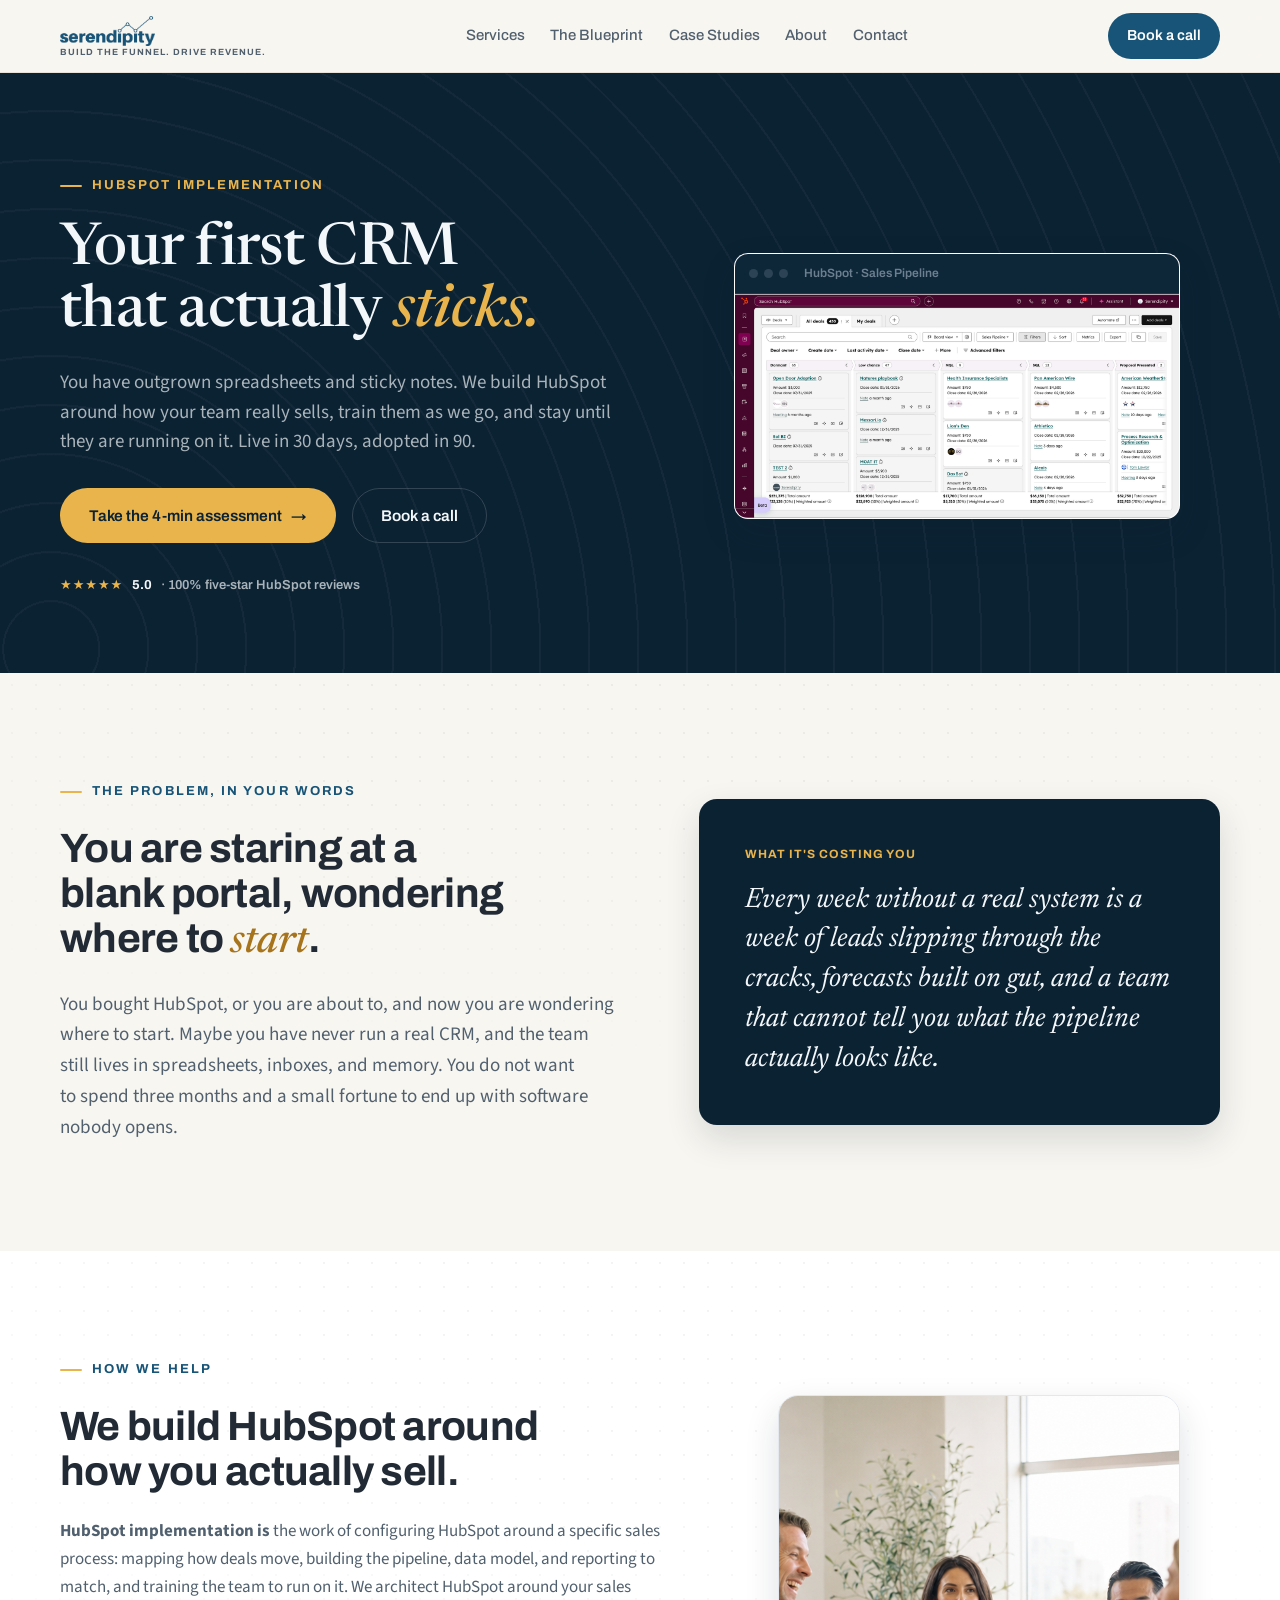
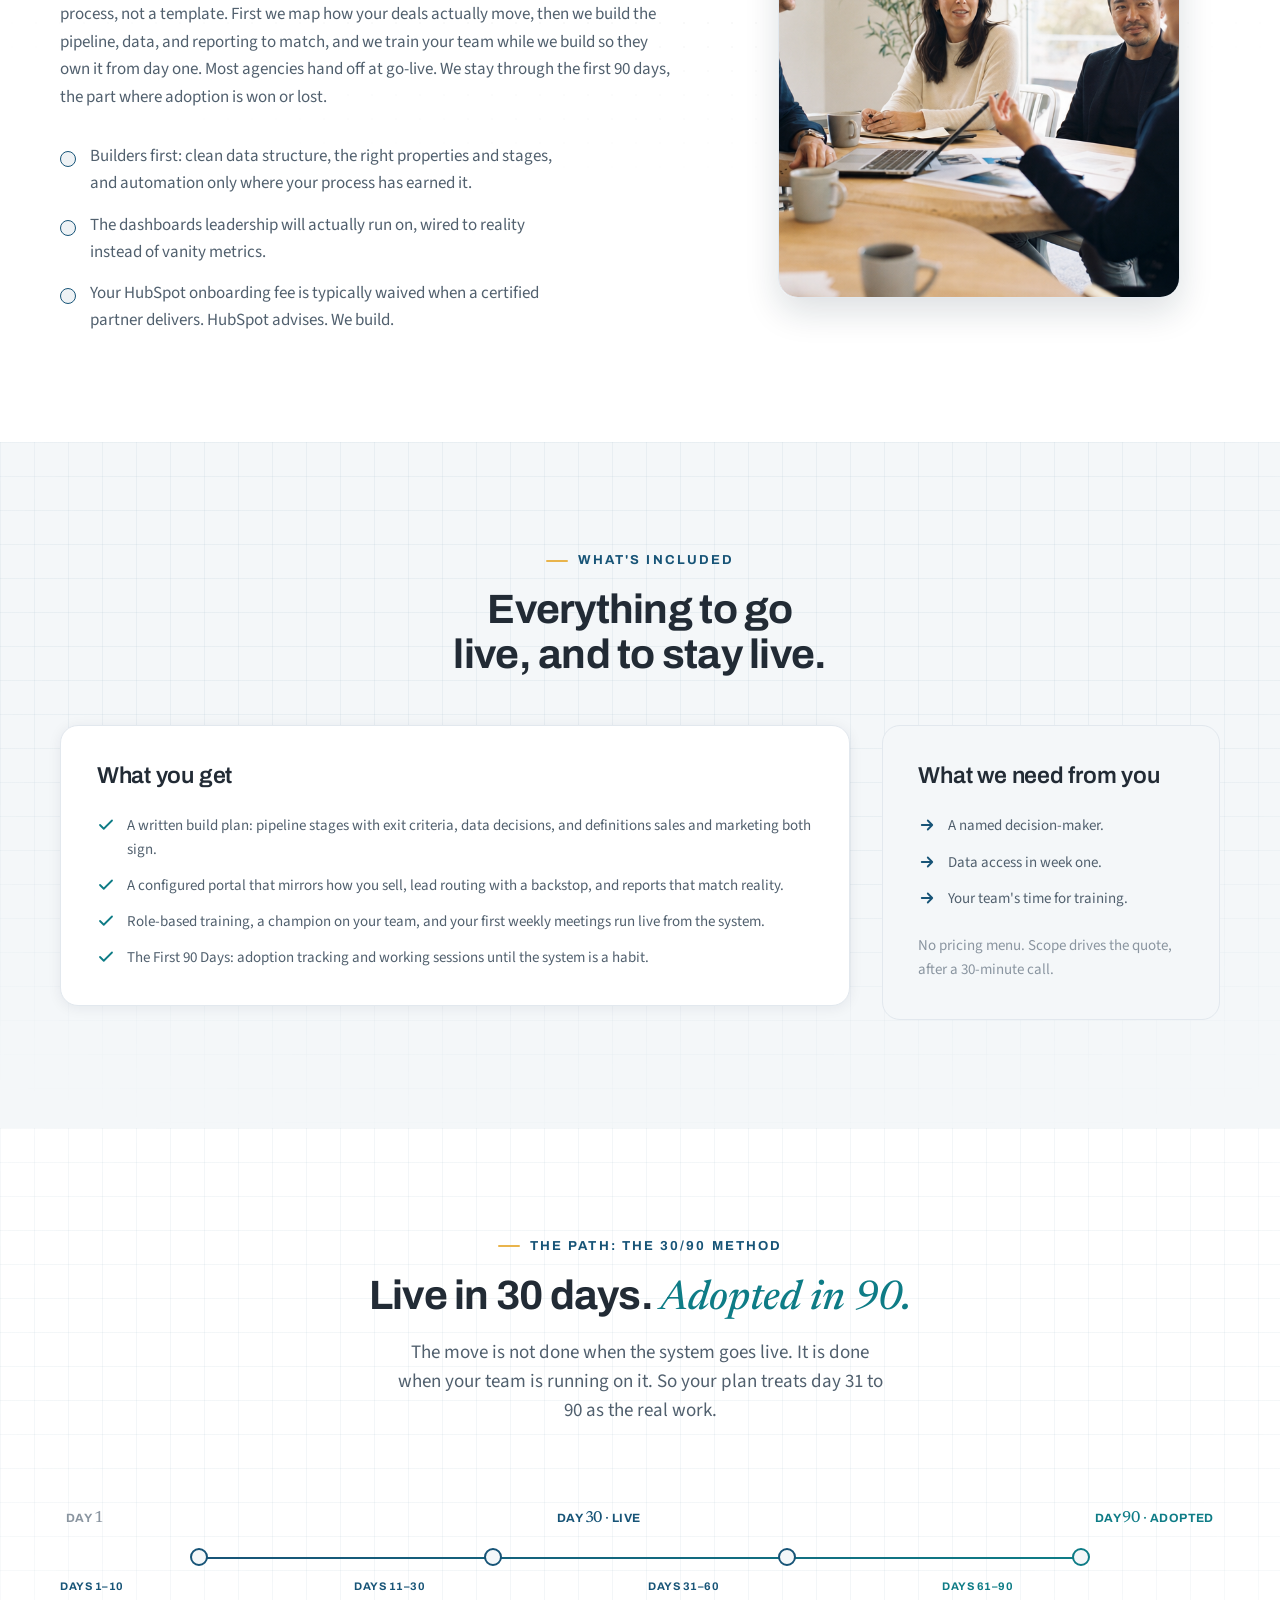
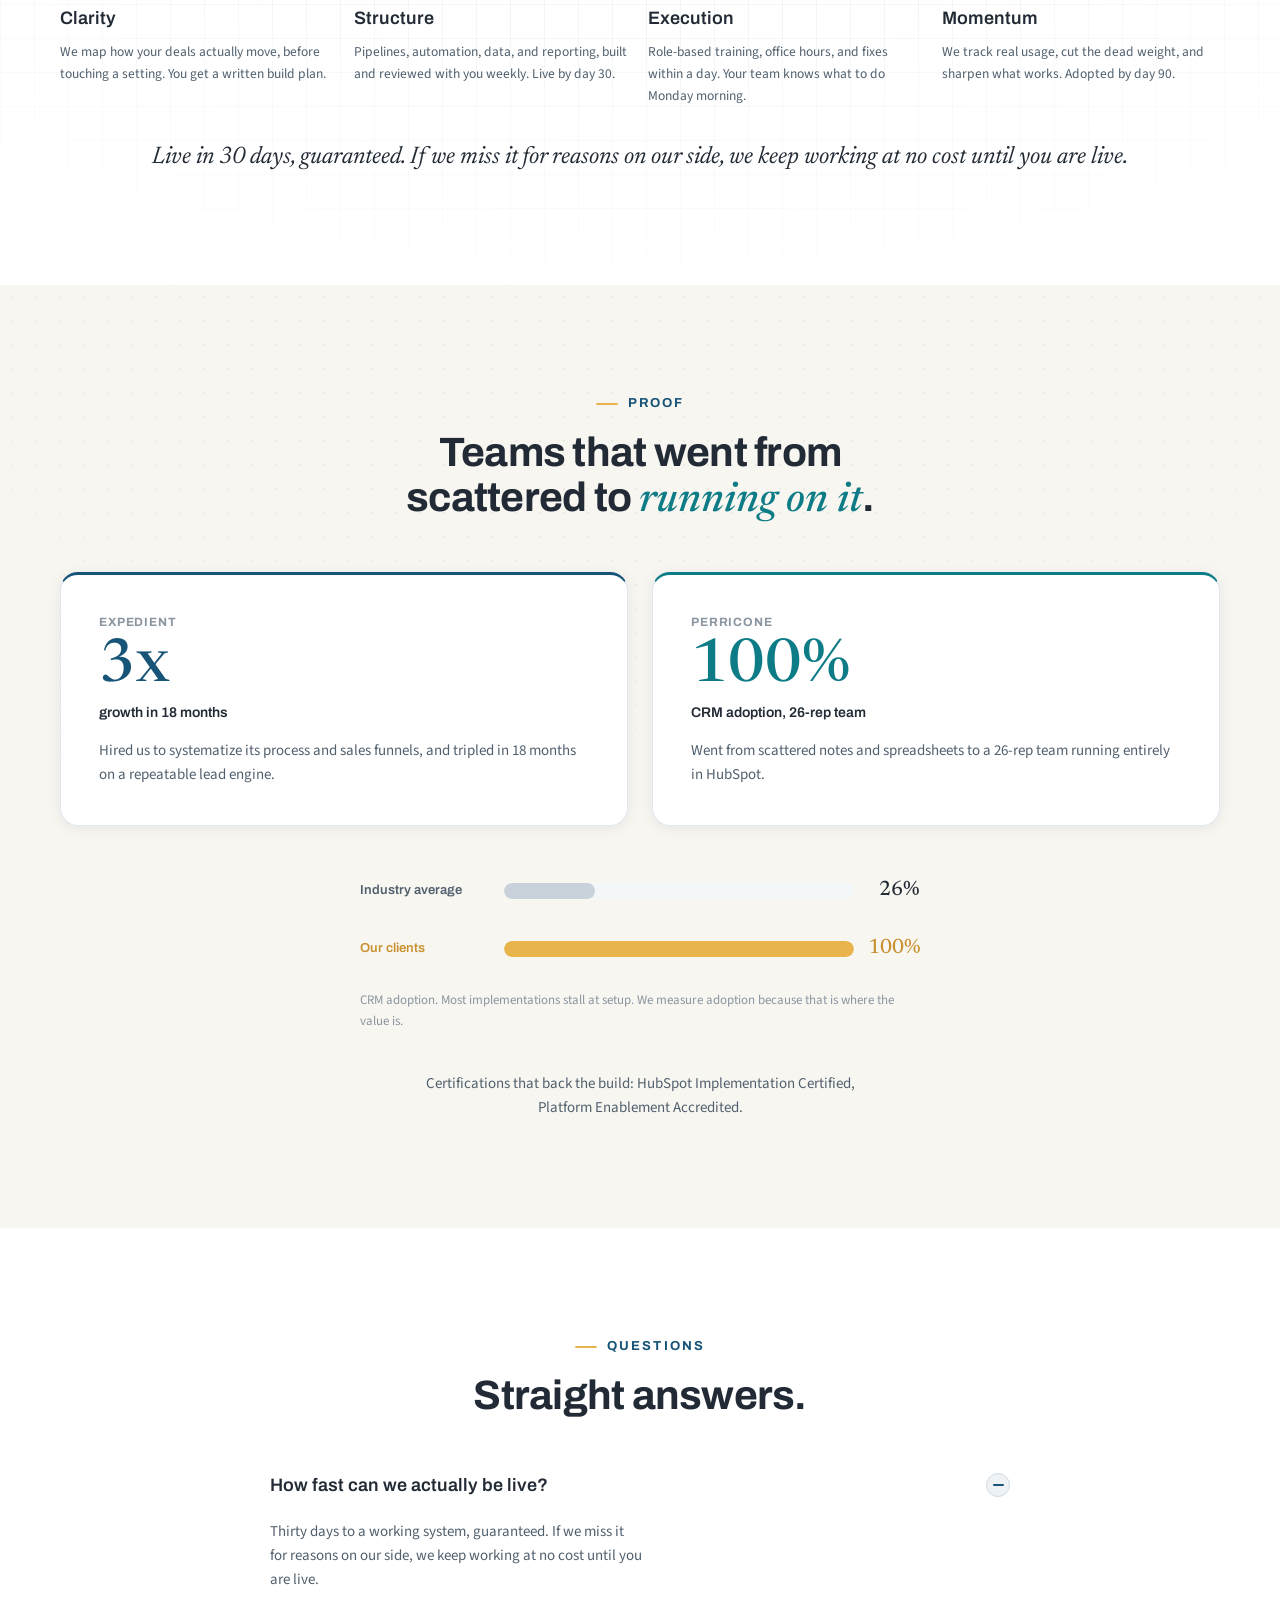
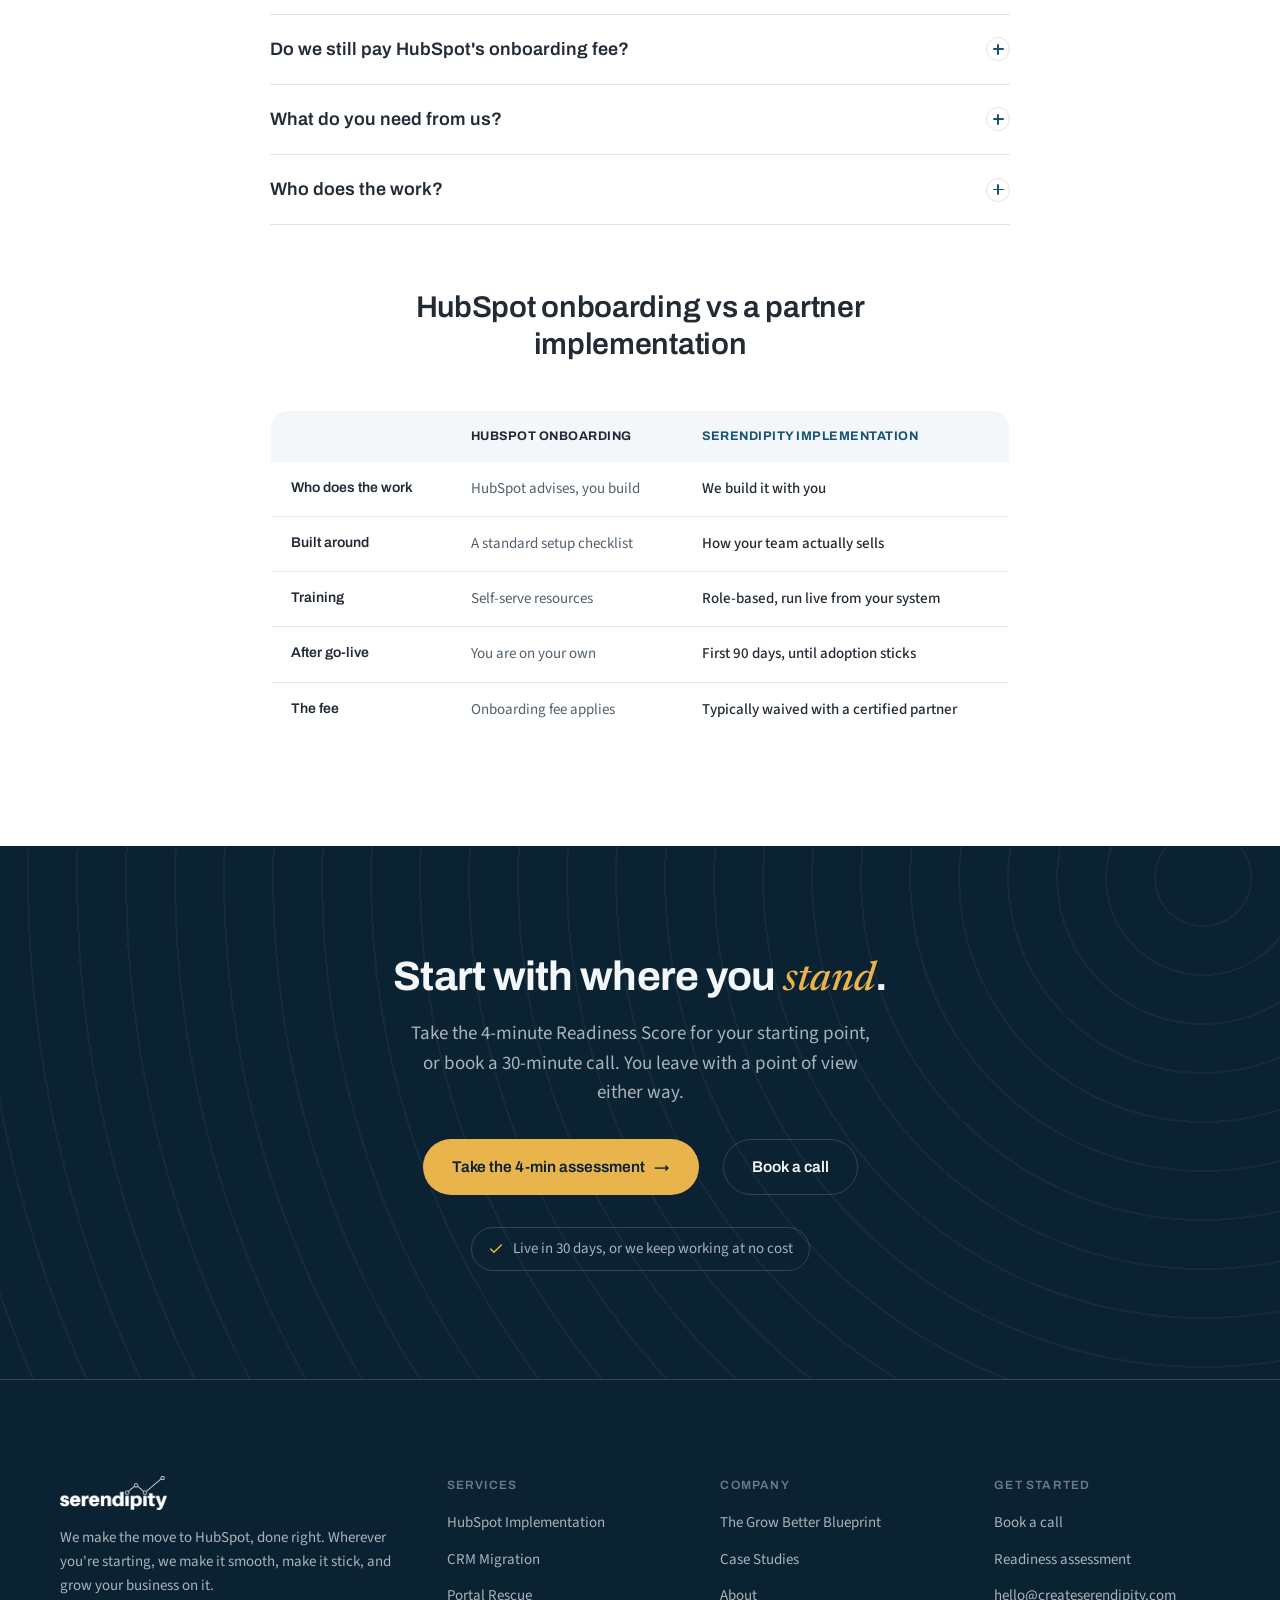
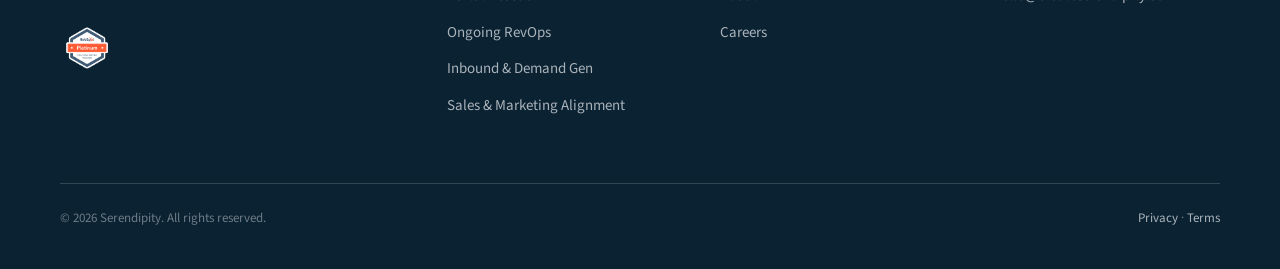
<file: implementation.html>
<!DOCTYPE html>
<html lang="en" data-density="comfortable">
<head>
<meta charset="utf-8">
<meta name="viewport" content="width=device-width, initial-scale=1">
<meta name="robots" content="noindex">
<link rel="preconnect" href="https://fonts.googleapis.com">
<link rel="preconnect" href="https://fonts.gstatic.com" crossorigin>
<link href="https://fonts.googleapis.com/css2?family=Newsreader:ital,opsz,wght@0,6..72,400;0,6..72,500;0,6..72,600;1,6..72,400;1,6..72,500&family=Source+Sans+3:ital,wght@0,400;0,500;0,600;0,700;1,400&family=Archivo:wght@500;600;700;800&display=swap" rel="stylesheet">
<link rel="icon" type="image/png" href="assets/favicon.png">
<meta name="theme-color" content="#0B2233">
<link rel="canonical" href="https://createserendipity.com/implementation.html">
<meta property="og:type" content="website">
<meta property="og:url" content="https://createserendipity.com/implementation.html">
<meta property="og:image" content="https://createserendipity.com/assets/imagery/hero.png">
<meta property="og:title" content="HubSpot Implementation · Serendipity">
<meta property="og:description" content="We build HubSpot around how your team really sells, train them as we go, and stay until they are running on it. Live in 30 days, adopted in 90.">

<title>HubSpot Implementation · Serendipity</title>
<meta name="description" content="HubSpot implementation done right: we architect HubSpot around your sales process, train your team as we build, and stay through the first 90 days. Live in 30 days, adopted in 90.">
<link rel="stylesheet" href="css/tokens.css">
<link rel="stylesheet" href="css/base.css">
<link rel="stylesheet" href="css/sections.css">
<link rel="stylesheet" href="css/pages.css">
<link rel="stylesheet" href="css/service.css">
<link rel="stylesheet" href="css/site.css">
</head>
<body>

<header class="site-header" data-screen-label="Header">
  <div class="wrap">
    <a class="logo-link" href="index.html" aria-label="Serendipity home"><img class="logo-img" src="assets/logo/serendipity-logo.png" alt="Serendipity"><span class="logo-tag">Build the funnel. Drive revenue.</span></a>
    <nav class="main-nav" id="mainNav">
      <a href="services.html">Services</a>
      <a href="grow-better-blueprint.html">The Blueprint</a>
      <a href="case-studies.html">Case Studies</a>
      <a href="about.html">About</a>
      <a href="contact.html">Contact</a>
    </nav>
    <div class="header-actions">
      <a class="btn btn-primary btn-sm" href="contact.html">Book a call</a>
      <button class="nav-toggle" aria-label="Open menu" aria-expanded="false" aria-controls="mainNav">Menu</button>
    </div>
  </div>
</header>

<main id="top">

  <!-- ===================== HERO (navy, copy + pipeline screenshot) ===================== -->
  <section class="svc-hero scheme-navy tx-topo tx-left" data-screen-label="Hero">
    <div class="wrap">
      <div class="svc-hero-copy">
        <span class="eyebrow">HubSpot Implementation</span>
        <h1 class="reveal d1">Your first CRM that actually <span class="hl-gold">sticks.</span></h1>
        <p class="lede reveal d2">You have outgrown spreadsheets and sticky notes. We build HubSpot around how your team really sells, train them as we go, and stay until they are running on it. Live in 30 days, adopted in 90.</p>
        <div class="hero-cta reveal d2">
          <a class="btn btn-gold" href="assessment.html">Take the 4-min assessment <span class="arrow">→</span></a>
          <a class="btn btn-ghost" href="contact.html">Book a call</a>
        </div>
        <span class="svc-chip reveal d2"><span class="stars">★★★★★</span> <b>5.0</b> · 100% five-star HubSpot reviews</span>
      </div>
      <div class="svc-hero-media reveal d2">
        <figure class="svc-frame">
          <div class="svc-frame-bar"><i></i><i></i><i></i><span>HubSpot · Sales Pipeline</span></div>
          <img class="svc-frame-shot" src="assets/screenshots/deal_pipeline.png" alt="A configured HubSpot sales pipeline with deal stages" loading="eager" decoding="async">
        </figure>
      </div>
    </div>
  </section>

  <!-- ===================== PROBLEM + STAKES (cream) ===================== -->
  <section class="scheme-cream tx-dots" data-screen-label="The problem">
    <div class="wrap">
      <div class="prob-split">
        <div class="prob-copy reveal">
          <span class="eyebrow">The problem, in your words</span>
          <h2>You are staring at a blank portal, wondering where to <span class="hl-gold">start</span>.</h2>
          <p>You bought HubSpot, or you are about to, and now you are wondering where to start. Maybe you have never run a real CRM, and the team still lives in spreadsheets, inboxes, and memory. You do not want to spend three months and a small fortune to end up with software nobody opens.</p>
        </div>
        <aside class="prob-stakes reveal d1">
          <span class="stakes-tag">What it's costing you</span>
          <p>Every week without a real system is a week of leads slipping through the cracks, forecasts built on gut, and a team that cannot tell you what the pipeline actually looks like.</p>
        </aside>
      </div>
    </div>
  </section>

  <!-- ===================== HOW WE HELP (white) ===================== -->
  <section class="scheme-white tx-dots" data-screen-label="How we help">
    <div class="wrap">
      <div class="ed-split svc-help-split">
        <div class="ed-copy reveal">
          <span class="eyebrow">How we help</span>
          <h2>We build HubSpot around how you actually sell.</h2>
          <p><b>HubSpot implementation is</b> the work of configuring HubSpot around a specific sales process: mapping how deals move, building the pipeline, data model, and reporting to match, and training the team to run on it. We architect HubSpot around your sales process, not a template. First we map how your deals actually move, then we build the pipeline, data, and reporting to match, and we train your team while we build so they own it from day one. Most agencies hand off at go-live. We stay through the first 90 days, the part where adoption is won or lost.</p>
          <ul class="svc-help-list">
            <li>Builders first: clean data structure, the right properties and stages, and automation only where your process has earned it.</li>
            <li>The dashboards leadership will actually run on, wired to reality instead of vanity metrics.</li>
            <li>Your HubSpot onboarding fee is typically waived when a certified partner delivers. HubSpot advises. We build.</li>
          </ul>
        </div>
        <figure class="ed-media reveal d1">
          <img src="assets/imagery/lifestyle/02-team-session.png" alt="The Serendipity team building HubSpot alongside a client" loading="lazy" decoding="async">
        </figure>
      </div>
    </div>
  </section>

  <!-- ===================== WHAT'S INCLUDED (cool-gray) ===================== -->
  <section class="scheme-cool tx-graph" data-screen-label="What's included">
    <div class="wrap">
      <div class="section-head center reveal">
        <span class="eyebrow">What's included</span>
        <h2>Everything to go live, and to stay live.</h2>
      </div>
      <div class="incl-grid reveal d1">
        <div class="incl-col">
          <h3>What you get</h3>
          <ul class="incl-list">
            <li><svg width="18" height="18" viewBox="0 0 24 24" fill="none" stroke="currentColor" stroke-width="2.4"><path d="M20 6L9 17l-5-5" stroke-linecap="round" stroke-linejoin="round"/></svg>A written build plan: pipeline stages with exit criteria, data decisions, and definitions sales and marketing both sign.</li>
            <li><svg width="18" height="18" viewBox="0 0 24 24" fill="none" stroke="currentColor" stroke-width="2.4"><path d="M20 6L9 17l-5-5" stroke-linecap="round" stroke-linejoin="round"/></svg>A configured portal that mirrors how you sell, lead routing with a backstop, and reports that match reality.</li>
            <li><svg width="18" height="18" viewBox="0 0 24 24" fill="none" stroke="currentColor" stroke-width="2.4"><path d="M20 6L9 17l-5-5" stroke-linecap="round" stroke-linejoin="round"/></svg>Role-based training, a champion on your team, and your first weekly meetings run live from the system.</li>
            <li><svg width="18" height="18" viewBox="0 0 24 24" fill="none" stroke="currentColor" stroke-width="2.4"><path d="M20 6L9 17l-5-5" stroke-linecap="round" stroke-linejoin="round"/></svg>The First 90 Days: adoption tracking and working sessions until the system is a habit.</li>
          </ul>
        </div>
        <div class="incl-col need">
          <h3>What we need from you</h3>
          <ul class="incl-list">
            <li><svg width="18" height="18" viewBox="0 0 24 24" fill="none" stroke="currentColor" stroke-width="2.4"><path d="M5 12h14M13 6l6 6-6 6" stroke-linecap="round" stroke-linejoin="round"/></svg>A named decision-maker.</li>
            <li><svg width="18" height="18" viewBox="0 0 24 24" fill="none" stroke="currentColor" stroke-width="2.4"><path d="M5 12h14M13 6l6 6-6 6" stroke-linecap="round" stroke-linejoin="round"/></svg>Data access in week one.</li>
            <li><svg width="18" height="18" viewBox="0 0 24 24" fill="none" stroke="currentColor" stroke-width="2.4"><path d="M5 12h14M13 6l6 6-6 6" stroke-linecap="round" stroke-linejoin="round"/></svg>Your team's time for training.</li>
          </ul>
          <p style="font-size: var(--fs-sm); color: var(--c-ink-3); margin-top: var(--s-3);">No pricing menu. Scope drives the quote, after a 30-minute call.</p>
        </div>
      </div>
    </div>
  </section>

  <!-- ===================== THE PATH (white, 30/90 Method) ===================== -->
  <section class="scheme-white tx-graph" data-screen-label="The path">
    <div class="wrap">
      <div class="method-body">
        <div class="section-head center reveal">
          <span class="eyebrow">The path: the 30/90 Method</span>
          <h2>Live in 30 days. <span class="hl-teal">Adopted in 90.</span></h2>
          <p class="lede">The move is not done when the system goes live. It is done when your team is running on it. So your plan treats day 31 to 90 as the real work.</p>
        </div>
        <div class="reveal d1" style="margin-top: var(--s-6);">
          <div class="rail-scale">
            <span class="rail-flag start">Day <span class="num">1</span></span>
            <span class="rail-flag live">Day <span class="num">30</span> · Live</span>
            <span class="rail-flag adopt">Day <span class="num">90</span> · Adopted</span>
          </div>
          <div class="method-rail">
            <div class="phase"><span class="phase-node"></span><span class="phase-days">Days 1–10</span><h4>Clarity</h4><p>We map how your deals actually move, before touching a setting. You get a written build plan.</p></div>
            <div class="phase"><span class="phase-node"></span><span class="phase-days">Days 11–30</span><h4>Structure</h4><p>Pipelines, automation, data, and reporting, built and reviewed with you weekly. Live by day 30.</p></div>
            <div class="phase"><span class="phase-node"></span><span class="phase-days">Days 31–60</span><h4>Execution</h4><p>Role-based training, office hours, and fixes within a day. Your team knows what to do Monday morning.</p></div>
            <div class="phase"><span class="phase-node"></span><span class="phase-days">Days 61–90</span><h4>Momentum</h4><p>We track real usage, cut the dead weight, and sharpen what works. Adopted by day 90.</p></div>
          </div>
          <p class="plan-close" style="margin-top: var(--s-4);">Live in 30 days, guaranteed. If we miss it for reasons on our side, we keep working at no cost until you are live.</p>
        </div>
      </div>
    </div>
  </section>

  <!-- ===================== PROOF (cream) ===================== -->
  <section class="scheme-cream tx-dots" data-screen-label="Proof">
    <div class="wrap">
      <div class="section-head center reveal">
        <span class="eyebrow">Proof</span>
        <h2>Teams that went from scattered to <span class="hl-teal">running on it</span>.</h2>
      </div>
      <div class="proof-duo reveal d1" style="margin-top: var(--s-6);">
        <!-- [VERIFY: Expedient ~$2M founder-led, tripled in 18 months, industry, with Luke] -->
        <article class="proof-card">
          <span class="proof-name">Expedient</span>
          <b class="proof-stat">3x</b>
          <span class="proof-stat-label">growth in 18 months</span>
          <p>Hired us to systematize its process and sales funnels, and tripled in 18 months on a repeatable lead engine.</p>
        </article>
        <article class="proof-card">
          <span class="proof-name">Perricone</span>
          <b class="proof-stat teal">100%</b>
          <span class="proof-stat-label">CRM adoption, 26-rep team</span>
          <p>Went from scattered notes and spreadsheets to a 26-rep team running entirely in HubSpot.</p>
        </article>
      </div>
      <div class="adopt-gauge reveal d1">
        <div class="ag-row">
          <span class="ag-label">Industry average</span>
          <div class="ag-track"><div class="ag-fill muted" style="width:26%"></div></div>
          <span class="ag-val">26%</span>
        </div>
        <div class="ag-row us">
          <span class="ag-label">Our clients</span>
          <div class="ag-track"><div class="ag-fill gold" style="width:100%"></div></div>
          <span class="ag-val">100%</span>
        </div>
        <p class="ag-cap">CRM adoption. Most implementations stall at setup. We measure adoption because that is where the value is.</p>
      </div>
      <p class="bp-hubs reveal d1">Certifications that back the build: HubSpot Implementation Certified, Platform Enablement Accredited.</p>
    </div>
  </section>

  <!-- ===================== FAQ (white) + comparison table ===================== -->
  <section class="scheme-white" data-screen-label="FAQ">
    <div class="wrap svc-faq">
      <div class="section-head center reveal">
        <span class="eyebrow">Questions</span>
        <h2>Straight answers.</h2>
      </div>
      <div class="faq-list reveal d1">
        <details class="faq-item" open>
          <summary class="faq-q">How fast can we actually be live?<span class="faq-ico"></span></summary>
          <p class="faq-a">Thirty days to a working system, guaranteed. If we miss it for reasons on our side, we keep working at no cost until you are live.</p>
        </details>
        <details class="faq-item">
          <summary class="faq-q">Do we still pay HubSpot's onboarding fee?<span class="faq-ico"></span></summary>
          <p class="faq-a">Typically no. It is usually waived when a certified partner delivers the onboarding. HubSpot advises, we build.</p>
        </details>
        <details class="faq-item">
          <summary class="faq-q">What do you need from us?<span class="faq-ico"></span></summary>
          <p class="faq-a">A named decision-maker, data access in the first week, and your team's time for training.</p>
        </details>
        <details class="faq-item">
          <summary class="faq-q">Who does the work?<span class="faq-ico"></span></summary>
          <p class="faq-a">The person you meet on the first call stays with you through go-live and the first 90 days.</p>
        </details>
      </div>

      <div class="section-head center reveal" style="margin-top: var(--s-8);">
        <h3 style="font-size: clamp(22px,2.4vw,30px);">HubSpot onboarding vs a partner implementation</h3>
      </div>
      <div class="cmp-wrap reveal d1">
        <table class="cmp-table">
          <thead>
            <tr><th scope="col">&nbsp;</th><th scope="col">HubSpot onboarding</th><th scope="col" class="ours">Serendipity implementation</th></tr>
          </thead>
          <tbody>
            <tr><th scope="row">Who does the work</th><td>HubSpot advises, you build</td><td class="ours">We build it with you</td></tr>
            <tr><th scope="row">Built around</th><td>A standard setup checklist</td><td class="ours">How your team actually sells</td></tr>
            <tr><th scope="row">Training</th><td>Self-serve resources</td><td class="ours">Role-based, run live from your system</td></tr>
            <tr><th scope="row">After go-live</th><td>You are on your own</td><td class="ours">First 90 days, until adoption sticks</td></tr>
            <tr><th scope="row">The fee</th><td>Onboarding fee applies</td><td class="ours">Typically waived with a certified partner</td></tr>
          </tbody>
        </table>
      </div>
    </div>
  </section>

  <!-- ===================== CTA BAND (navy) ===================== -->
  <section class="cta-band scheme-navy tx-topo" data-screen-label="Final CTA">
    <div class="wrap">
      <div class="section-head center reveal">
        <h2>Start with where you <span class="hl-gold">stand</span>.</h2>
        <p class="lede">Take the 4-minute Readiness Score for your starting point, or book a 30-minute call. You leave with a point of view either way.</p>
      </div>
      <div class="cta-row reveal d1">
        <a class="btn btn-gold" href="assessment.html">Take the 4-min assessment <span class="arrow">→</span></a>
        <a class="btn btn-ghost" href="contact.html">Book a call</a>
      </div>
      <span class="guar-chip reveal d1">
        <svg width="16" height="16" viewBox="0 0 24 24" fill="none" stroke="currentColor" stroke-width="2.2"><path d="M20 6L9 17l-5-5" stroke-linecap="round" stroke-linejoin="round"></path></svg>
        Live in 30 days, or we keep working at no cost
      </span>
    </div>
  </section>

</main>

<!-- ===================== FOOTER ===================== -->
<footer class="site-footer" data-screen-label="Footer">
  <div class="wrap">
    <div class="footer-grid">
      <div class="footer-brand">
        <a class="logo-link" href="index.html"><img class="logo-img" src="assets/logo/serendipity-logo-white.png" alt="Serendipity"></a>
        <p>We make the move to HubSpot, done right. Wherever you're starting, we make it smooth, make it stick, and grow your business on it.</p>
        <img class="footer-badge" src="assets/badges/hubspot-platinum-badge.png" alt="HubSpot Platinum Solutions Partner">
      </div>
      <div>
        <h4>Services</h4>
        <ul>
          <li><a href="implementation.html">HubSpot Implementation</a></li>
          <li><a href="migration.html">CRM Migration</a></li>
          <li><a href="portal-rescue.html">Portal Rescue</a></li>
          <li><a href="revops.html">Ongoing RevOps</a></li>
          <li><a href="demand-gen.html">Inbound &amp; Demand Gen</a></li>
          <li><a href="alignment.html">Sales &amp; Marketing Alignment</a></li>
        </ul>
      </div>
      <div>
        <h4>Company</h4>
        <ul>
          <li><a href="grow-better-blueprint.html">The Grow Better Blueprint</a></li>
          <li><a href="case-studies.html">Case Studies</a></li>
          <li><a href="about.html">About</a></li>
          <li><a href="careers.html">Careers</a></li>
        </ul>
      </div>
      <div>
        <h4>Get started</h4>
        <ul>
          <li><a href="contact.html">Book a call</a></li>
          <li><a href="assessment.html">Readiness assessment</a></li>
          <li><a href="mailto:hello@createserendipity.com">hello@createserendipity.com</a></li>
        </ul>
      </div>
    </div>
    <div class="footer-legal">
      <span>© 2026 Serendipity. All rights reserved.</span>
      <span><a href="#">Privacy</a> · <a href="#">Terms</a></span>
    </div>
  </div>
</footer>
<script src="js/main.js"></script>

<script type="application/ld+json">
{"@context":"https://schema.org","@type":"Service","name":"HubSpot Implementation","serviceType":"HubSpot CRM implementation and onboarding","provider":{"@type":"Organization","name":"Serendipity","url":"https://createserendipity.com/"},"description":"We architect HubSpot around your sales process, train your team as we build, and stay through the first 90 days. Live in 30 days, adopted in 90.","areaServed":"US"}
</script>
<script type="application/ld+json">
{"@context":"https://schema.org","@type":"FAQPage","mainEntity":[{"@type":"Question","name":"How fast can we actually be live?","acceptedAnswer":{"@type":"Answer","text":"Thirty days to a working system, guaranteed. If we miss it for reasons on our side, we keep working at no cost until you are live."}},{"@type":"Question","name":"Do we still pay HubSpot's onboarding fee?","acceptedAnswer":{"@type":"Answer","text":"Typically no. It is usually waived when a certified partner delivers the onboarding. HubSpot advises, we build."}},{"@type":"Question","name":"What do you need from us?","acceptedAnswer":{"@type":"Answer","text":"A named decision-maker, data access in the first week, and your team's time for training."}},{"@type":"Question","name":"Who does the work?","acceptedAnswer":{"@type":"Answer","text":"The person you meet on the first call stays with you through go-live and the first 90 days."}}]}
</script>
</body>
</html>
</file>
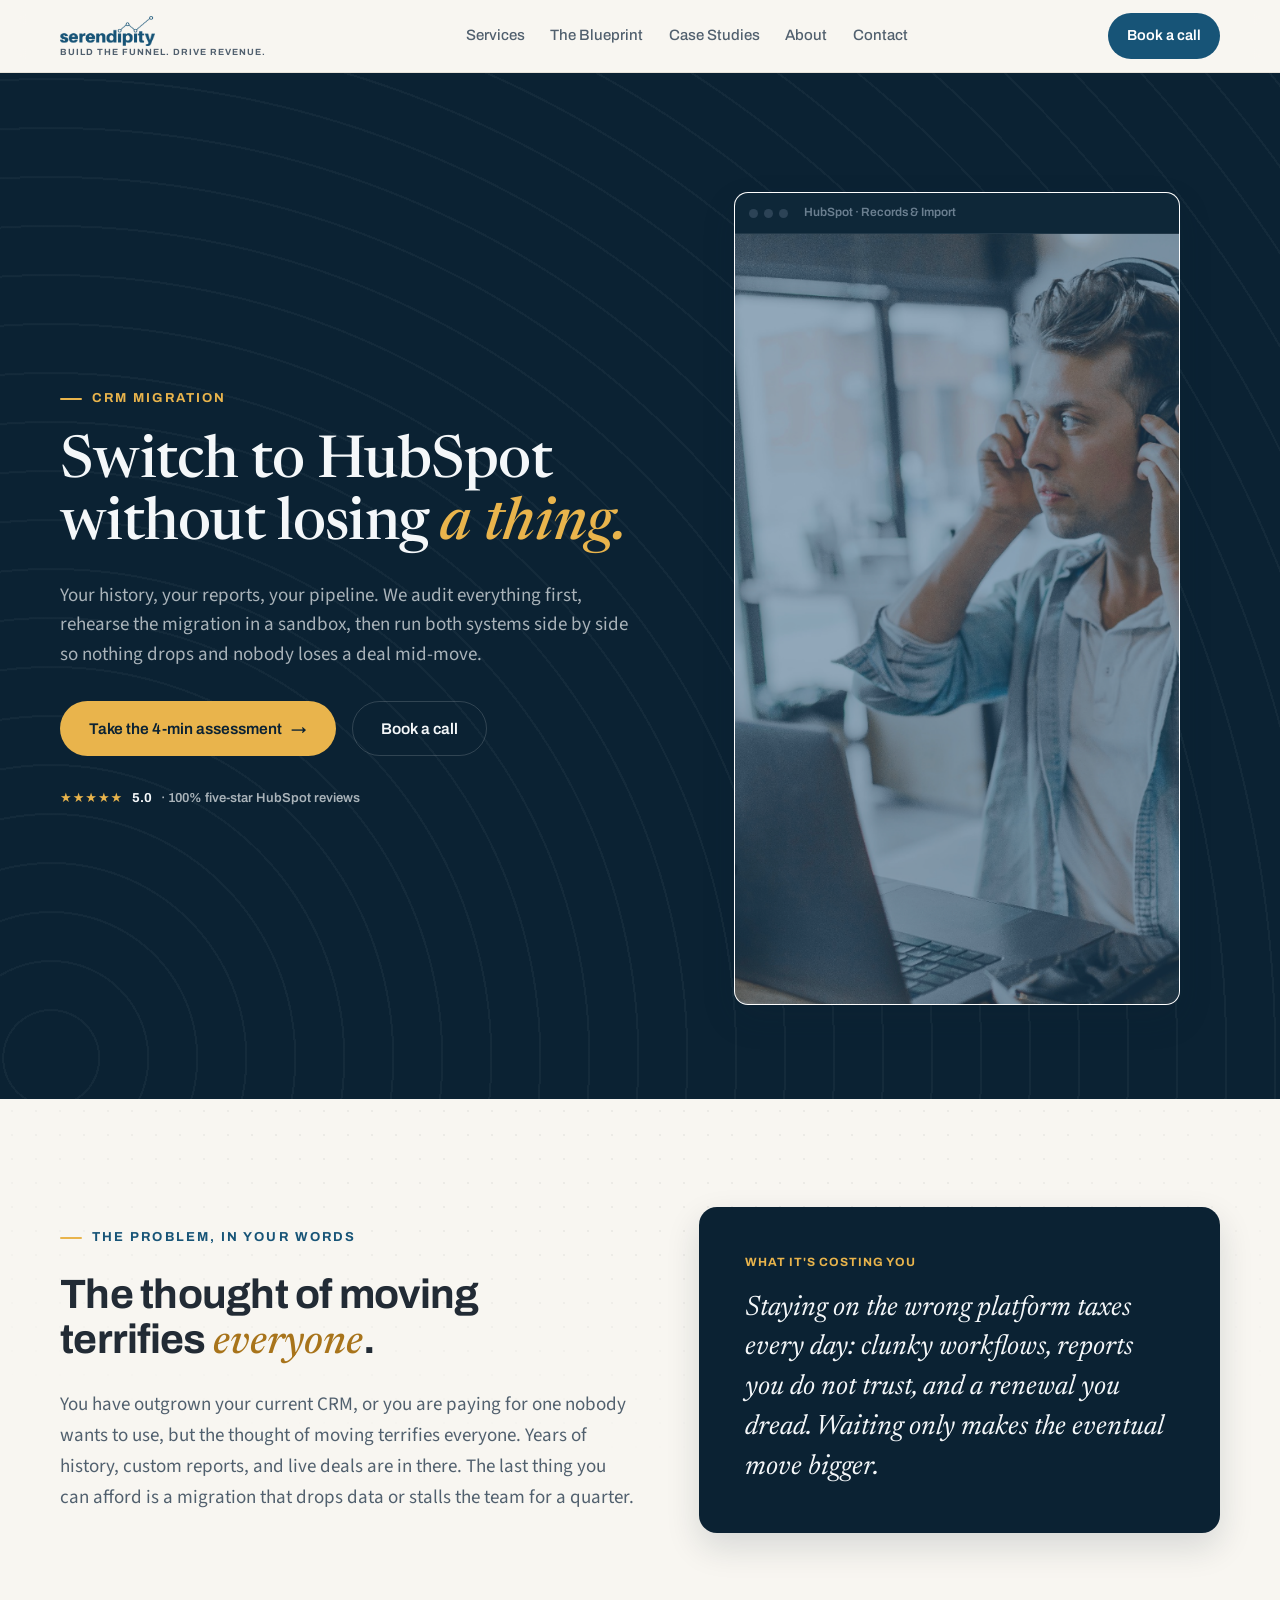
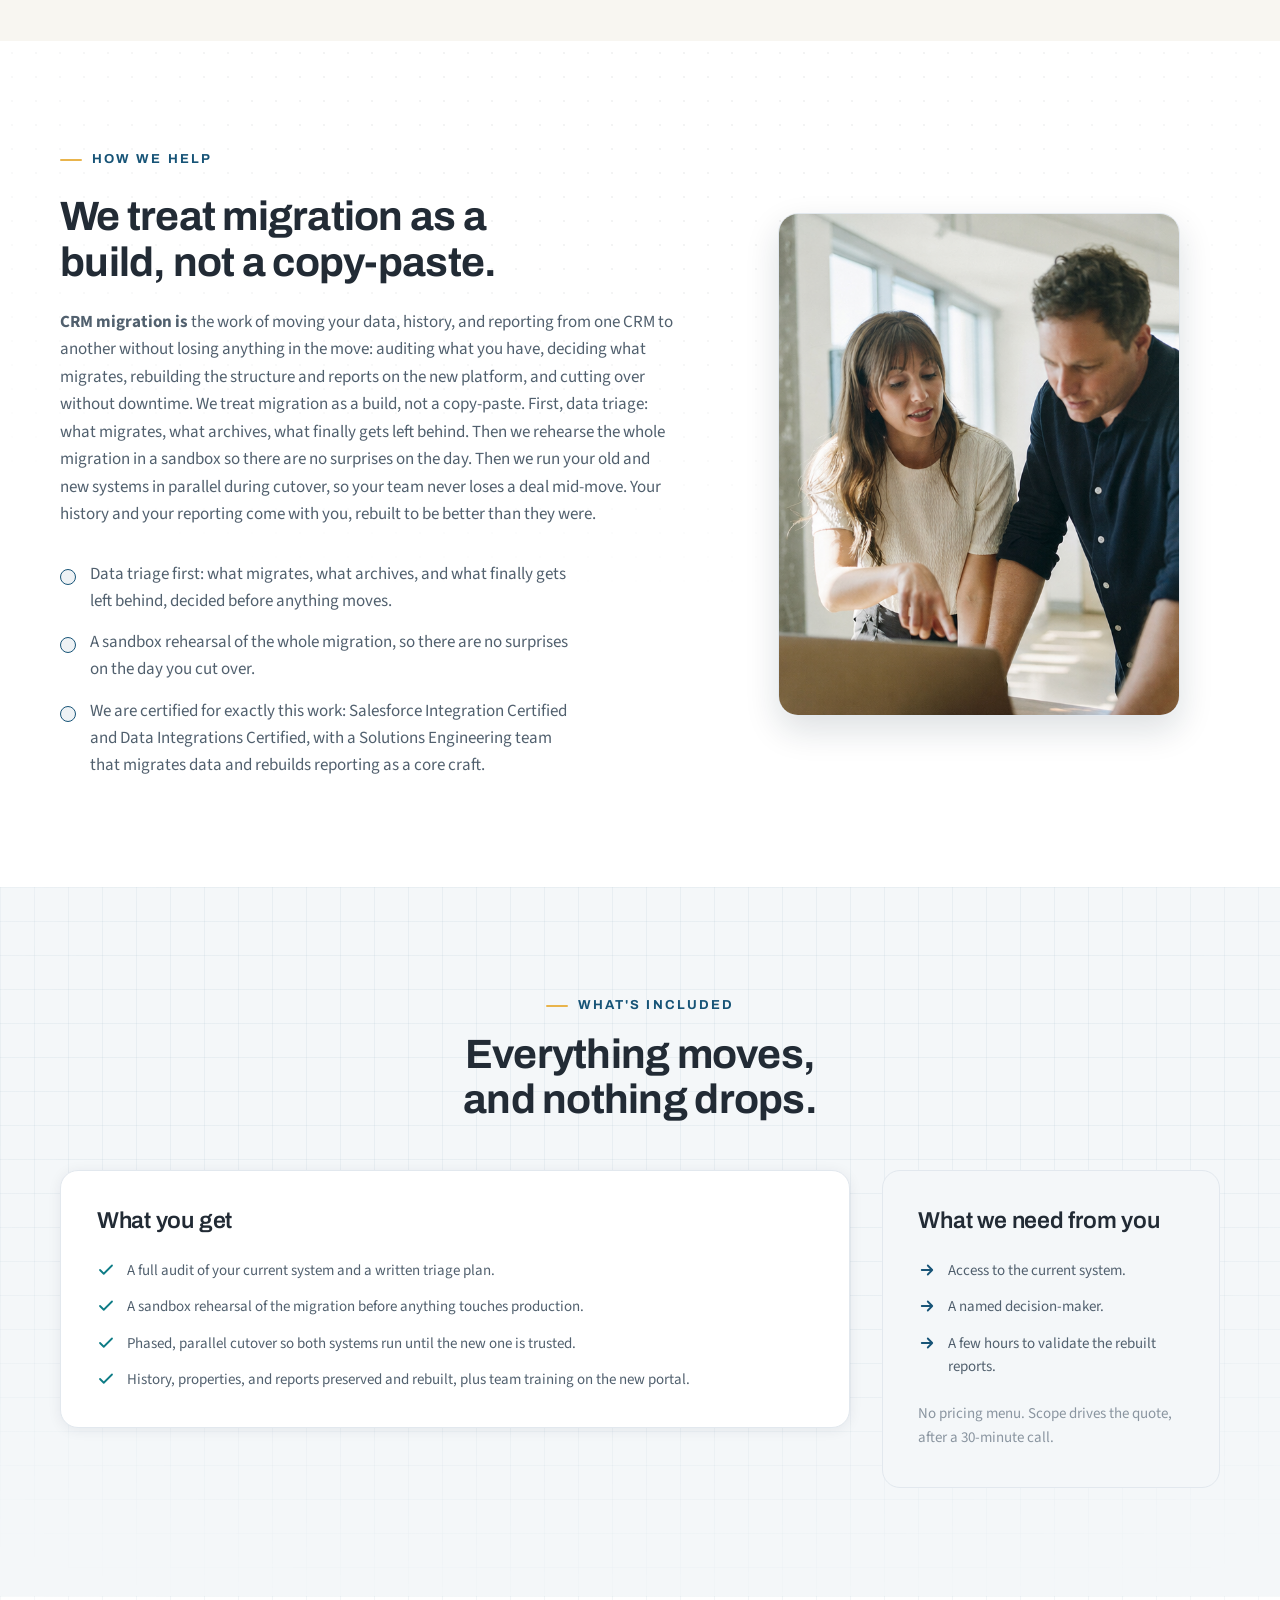
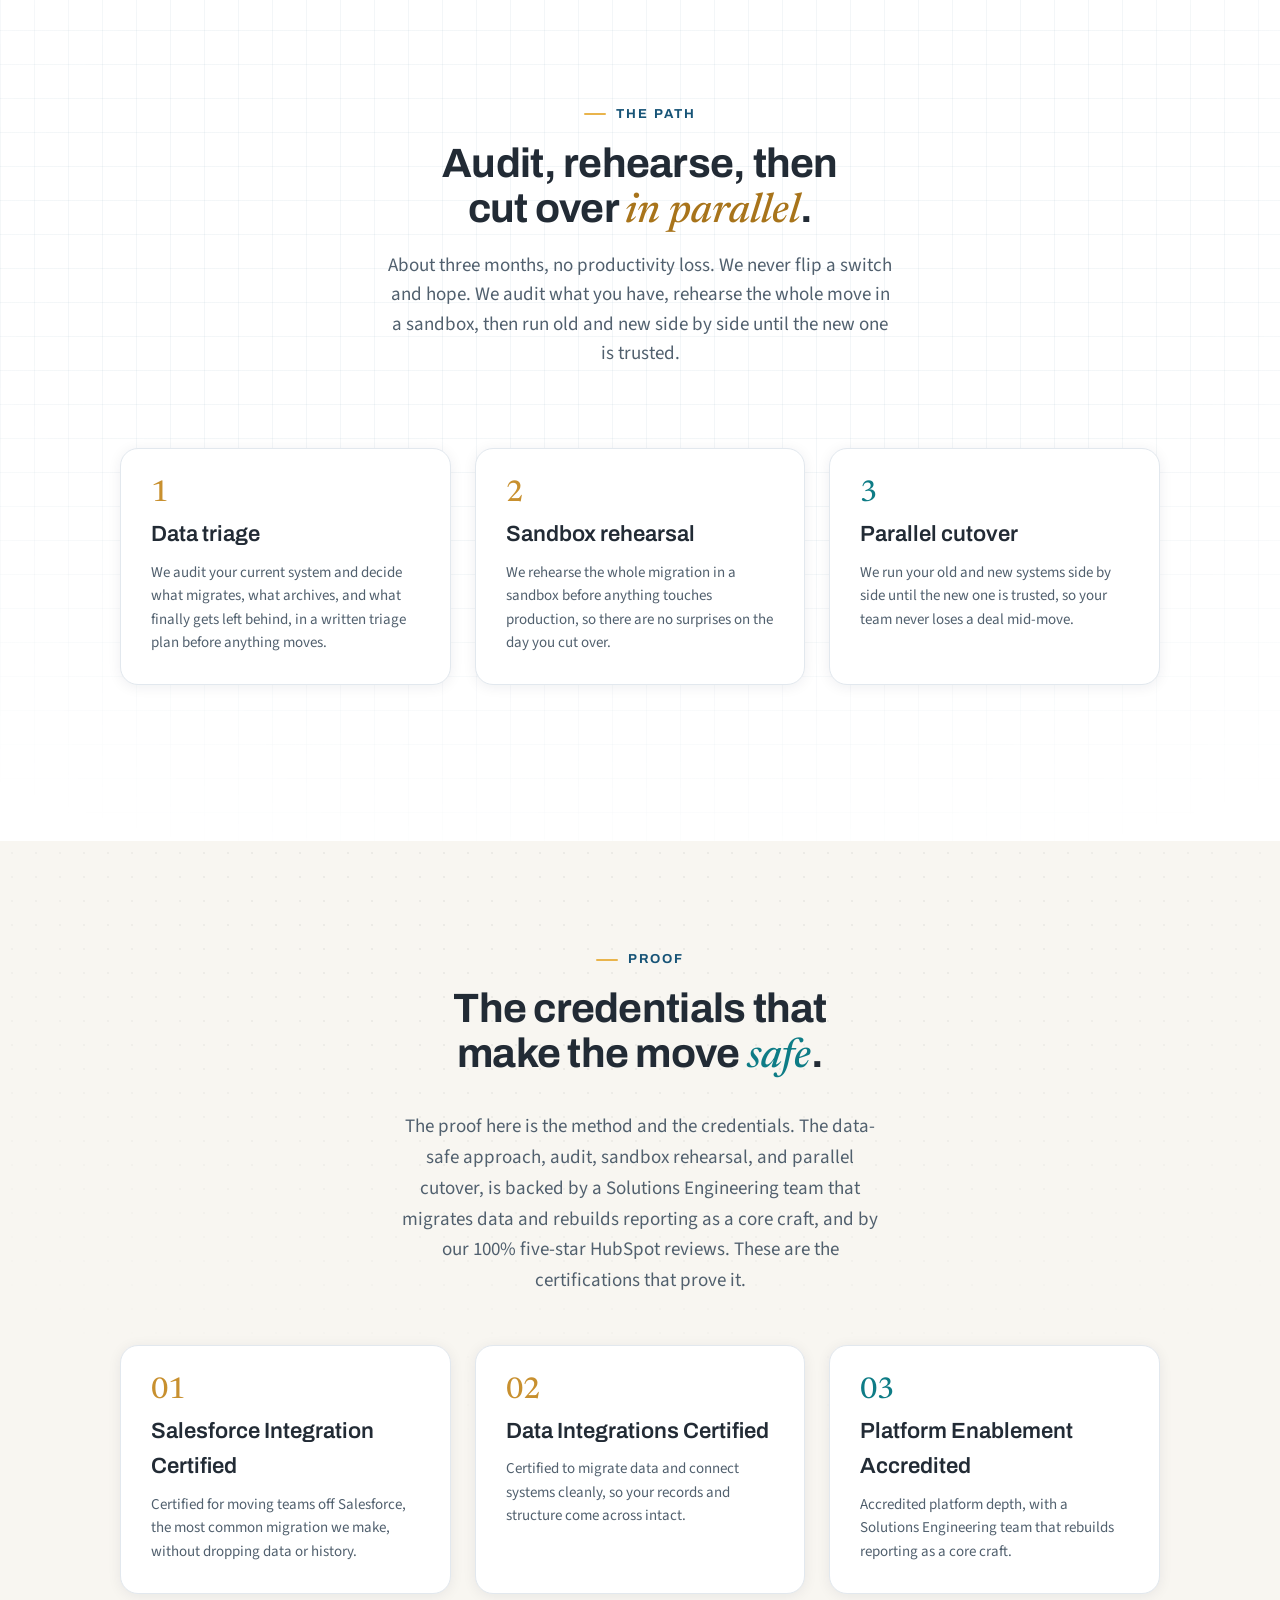
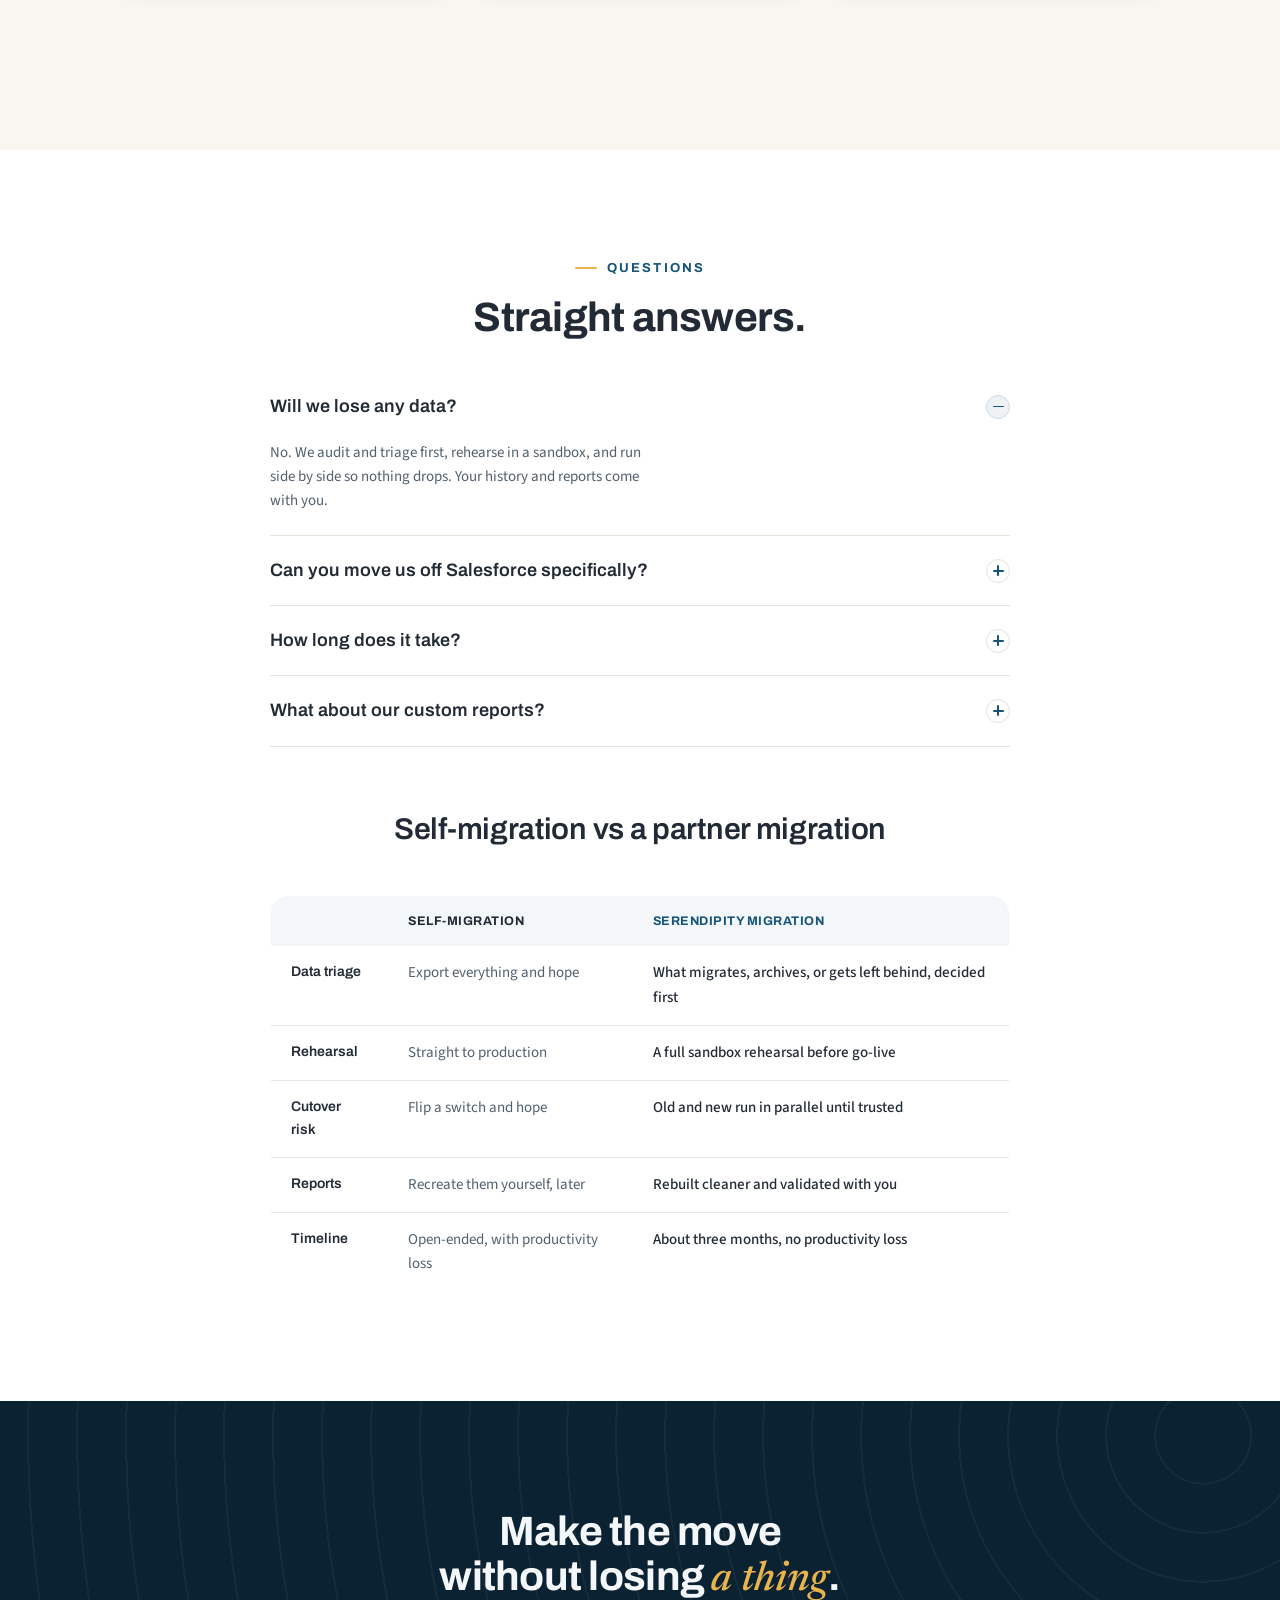
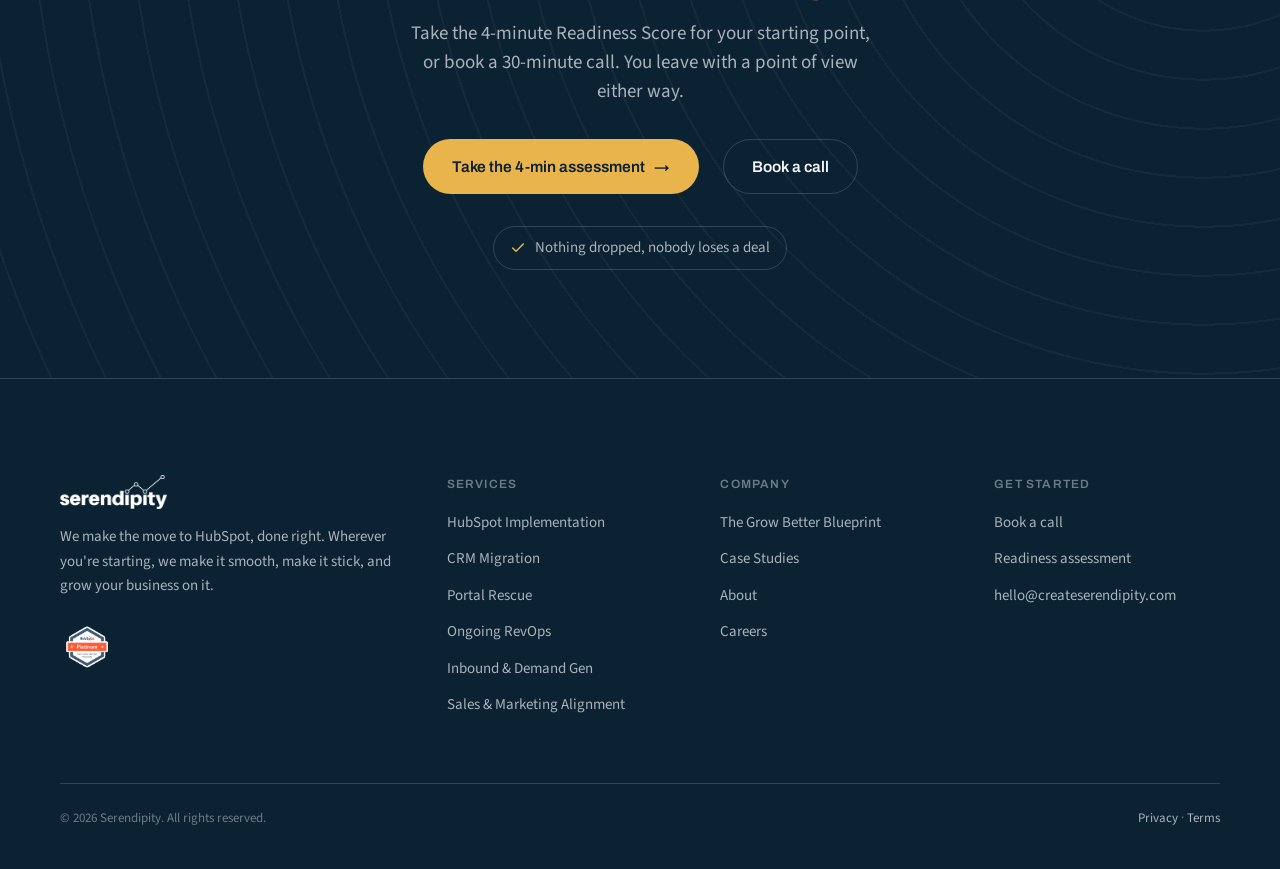
<file: migration.html>
<!DOCTYPE html>
<html lang="en" data-density="comfortable">
<head>
<meta charset="utf-8">
<meta name="viewport" content="width=device-width, initial-scale=1">
<meta name="robots" content="noindex">
<link rel="preconnect" href="https://fonts.googleapis.com">
<link rel="preconnect" href="https://fonts.gstatic.com" crossorigin>
<link href="https://fonts.googleapis.com/css2?family=Newsreader:ital,opsz,wght@0,6..72,400;0,6..72,500;0,6..72,600;1,6..72,400;1,6..72,500&family=Source+Sans+3:ital,wght@0,400;0,500;0,600;0,700;1,400&family=Archivo:wght@500;600;700;800&display=swap" rel="stylesheet">
<link rel="icon" type="image/png" href="assets/favicon.png">
<meta name="theme-color" content="#0B2233">
<link rel="canonical" href="https://createserendipity.com/migration.html">
<meta property="og:type" content="website">
<meta property="og:url" content="https://createserendipity.com/migration.html">
<meta property="og:image" content="https://createserendipity.com/assets/imagery/hero.png">
<meta property="og:title" content="CRM Migration · Serendipity">
<meta property="og:description" content="Switch to HubSpot without losing a thing. We audit everything first, rehearse the migration in a sandbox, then run both systems side by side so nothing drops and nobody loses a deal mid-move.">

<title>CRM Migration · Serendipity</title>
<meta name="description" content="CRM migration to HubSpot done safely: we audit and triage your data, rehearse the whole move in a sandbox, then run old and new in parallel so nothing drops. Salesforce, Pipedrive, Dynamics, or spreadsheets, your history and reports come with you.">
<link rel="stylesheet" href="css/tokens.css">
<link rel="stylesheet" href="css/base.css">
<link rel="stylesheet" href="css/sections.css">
<link rel="stylesheet" href="css/pages.css">
<link rel="stylesheet" href="css/service.css">
<link rel="stylesheet" href="css/site.css">
</head>
<body>

<header class="site-header" data-screen-label="Header">
  <div class="wrap">
    <a class="logo-link" href="index.html" aria-label="Serendipity home"><img class="logo-img" src="assets/logo/serendipity-logo.png" alt="Serendipity"><span class="logo-tag">Build the funnel. Drive revenue.</span></a>
    <nav class="main-nav" id="mainNav">
      <a href="services.html">Services</a>
      <a href="grow-better-blueprint.html">The Blueprint</a>
      <a href="case-studies.html">Case Studies</a>
      <a href="about.html">About</a>
      <a href="contact.html">Contact</a>
    </nav>
    <div class="header-actions">
      <a class="btn btn-primary btn-sm" href="contact.html">Book a call</a>
      <button class="nav-toggle" aria-label="Open menu" aria-expanded="false" aria-controls="mainNav">Menu</button>
    </div>
  </div>
</header>

<main id="top">

  <!-- ===================== HERO (navy, copy + records screenshot) ===================== -->
  <section class="svc-hero scheme-navy tx-topo tx-left" data-screen-label="Hero">
    <div class="wrap">
      <div class="svc-hero-copy">
        <span class="eyebrow">CRM Migration</span>
        <h1 class="reveal d1">Switch to HubSpot without losing <span class="hl-gold">a thing.</span></h1>
        <p class="lede reveal d2">Your history, your reports, your pipeline. We audit everything first, rehearse the migration in a sandbox, then run both systems side by side so nothing drops and nobody loses a deal mid-move.</p>
        <div class="hero-cta reveal d2">
          <a class="btn btn-gold" href="assessment.html">Take the 4-min assessment <span class="arrow">→</span></a>
          <a class="btn btn-ghost" href="contact.html">Book a call</a>
        </div>
        <span class="svc-chip reveal d2"><span class="stars">★★★★★</span> <b>5.0</b> · 100% five-star HubSpot reviews</span>
      </div>
      <div class="svc-hero-media reveal d2">
        <figure class="svc-frame">
          <div class="svc-frame-bar"><i></i><i></i><i></i><span>HubSpot · Records &amp; Import</span></div>
          <img class="svc-frame-shot" src="assets/screenshots/records.png" alt="HubSpot contact records and import view" loading="eager" decoding="async">
        </figure>
      </div>
    </div>
  </section>

  <!-- ===================== PROBLEM + STAKES (cream) ===================== -->
  <section class="scheme-cream tx-dots" data-screen-label="The problem">
    <div class="wrap">
      <div class="prob-split">
        <div class="prob-copy reveal">
          <span class="eyebrow">The problem, in your words</span>
          <h2>The thought of moving terrifies <span class="hl-gold">everyone</span>.</h2>
          <p>You have outgrown your current CRM, or you are paying for one nobody wants to use, but the thought of moving terrifies everyone. Years of history, custom reports, and live deals are in there. The last thing you can afford is a migration that drops data or stalls the team for a quarter.</p>
        </div>
        <aside class="prob-stakes reveal d1">
          <span class="stakes-tag">What it's costing you</span>
          <p>Staying on the wrong platform taxes every day: clunky workflows, reports you do not trust, and a renewal you dread. Waiting only makes the eventual move bigger.</p>
        </aside>
      </div>
    </div>
  </section>

  <!-- ===================== HOW WE HELP (white) ===================== -->
  <section class="scheme-white tx-dots" data-screen-label="How we help">
    <div class="wrap">
      <div class="ed-split svc-help-split">
        <div class="ed-copy reveal">
          <span class="eyebrow">How we help</span>
          <h2>We treat migration as a build, not a copy-paste.</h2>
          <p><b>CRM migration is</b> the work of moving your data, history, and reporting from one CRM to another without losing anything in the move: auditing what you have, deciding what migrates, rebuilding the structure and reports on the new platform, and cutting over without downtime. We treat migration as a build, not a copy-paste. First, data triage: what migrates, what archives, what finally gets left behind. Then we rehearse the whole migration in a sandbox so there are no surprises on the day. Then we run your old and new systems in parallel during cutover, so your team never loses a deal mid-move. Your history and your reporting come with you, rebuilt to be better than they were.</p>
          <ul class="svc-help-list">
            <li>Data triage first: what migrates, what archives, and what finally gets left behind, decided before anything moves.</li>
            <li>A sandbox rehearsal of the whole migration, so there are no surprises on the day you cut over.</li>
            <li>We are certified for exactly this work: Salesforce Integration Certified and Data Integrations Certified, with a Solutions Engineering team that migrates data and rebuilds reporting as a core craft.</li>
          </ul>
        </div>
        <figure class="ed-media reveal d1">
          <img src="assets/imagery/lifestyle/01-dashboard-review.png" alt="A team reviewing their migrated HubSpot data and reports together" loading="lazy" decoding="async">
        </figure>
      </div>
    </div>
  </section>

  <!-- ===================== WHAT'S INCLUDED (cool-gray) ===================== -->
  <section class="scheme-cool tx-graph" data-screen-label="What's included">
    <div class="wrap">
      <div class="section-head center reveal">
        <span class="eyebrow">What's included</span>
        <h2>Everything moves, and nothing drops.</h2>
      </div>
      <div class="incl-grid reveal d1">
        <div class="incl-col">
          <h3>What you get</h3>
          <ul class="incl-list">
            <li><svg width="18" height="18" viewBox="0 0 24 24" fill="none" stroke="currentColor" stroke-width="2.4"><path d="M20 6L9 17l-5-5" stroke-linecap="round" stroke-linejoin="round"/></svg>A full audit of your current system and a written triage plan.</li>
            <li><svg width="18" height="18" viewBox="0 0 24 24" fill="none" stroke="currentColor" stroke-width="2.4"><path d="M20 6L9 17l-5-5" stroke-linecap="round" stroke-linejoin="round"/></svg>A sandbox rehearsal of the migration before anything touches production.</li>
            <li><svg width="18" height="18" viewBox="0 0 24 24" fill="none" stroke="currentColor" stroke-width="2.4"><path d="M20 6L9 17l-5-5" stroke-linecap="round" stroke-linejoin="round"/></svg>Phased, parallel cutover so both systems run until the new one is trusted.</li>
            <li><svg width="18" height="18" viewBox="0 0 24 24" fill="none" stroke="currentColor" stroke-width="2.4"><path d="M20 6L9 17l-5-5" stroke-linecap="round" stroke-linejoin="round"/></svg>History, properties, and reports preserved and rebuilt, plus team training on the new portal.</li>
          </ul>
        </div>
        <div class="incl-col need">
          <h3>What we need from you</h3>
          <ul class="incl-list">
            <li><svg width="18" height="18" viewBox="0 0 24 24" fill="none" stroke="currentColor" stroke-width="2.4"><path d="M5 12h14M13 6l6 6-6 6" stroke-linecap="round" stroke-linejoin="round"/></svg>Access to the current system.</li>
            <li><svg width="18" height="18" viewBox="0 0 24 24" fill="none" stroke="currentColor" stroke-width="2.4"><path d="M5 12h14M13 6l6 6-6 6" stroke-linecap="round" stroke-linejoin="round"/></svg>A named decision-maker.</li>
            <li><svg width="18" height="18" viewBox="0 0 24 24" fill="none" stroke="currentColor" stroke-width="2.4"><path d="M5 12h14M13 6l6 6-6 6" stroke-linecap="round" stroke-linejoin="round"/></svg>A few hours to validate the rebuilt reports.</li>
          </ul>
          <p style="font-size: var(--fs-sm); color: var(--c-ink-3); margin-top: var(--s-3);">No pricing menu. Scope drives the quote, after a 30-minute call.</p>
        </div>
      </div>
    </div>
  </section>

  <!-- ===================== THE PATH (white, migration cadence) ===================== -->
  <section class="scheme-white tx-graph" data-screen-label="The path">
    <div class="wrap">
      <div class="method-body">
        <div class="section-head center reveal">
          <span class="eyebrow">The path</span>
          <h2>Audit, rehearse, then cut over <span class="hl-gold">in parallel</span>.</h2>
          <p class="lede">About three months, no productivity loss. We never flip a switch and hope. We audit what you have, rehearse the whole move in a sandbox, then run old and new side by side until the new one is trusted.</p>
        </div>
        <div class="bp-steps reveal d1">
          <div class="bp-step">
            <span class="bp-num">1</span>
            <h4>Data triage</h4>
            <p>We audit your current system and decide what migrates, what archives, and what finally gets left behind, in a written triage plan before anything moves.</p>
          </div>
          <div class="bp-step">
            <span class="bp-num">2</span>
            <h4>Sandbox rehearsal</h4>
            <p>We rehearse the whole migration in a sandbox before anything touches production, so there are no surprises on the day you cut over.</p>
          </div>
          <div class="bp-step">
            <span class="bp-num">3</span>
            <h4>Parallel cutover</h4>
            <p>We run your old and new systems side by side until the new one is trusted, so your team never loses a deal mid-move.</p>
          </div>
        </div>
      </div>
    </div>
  </section>

  <!-- ===================== PROOF (cream, credentials-led) ===================== -->
  <section class="scheme-cream tx-dots" data-screen-label="Proof">
    <div class="wrap">
      <div class="section-head center reveal">
        <span class="eyebrow">Proof</span>
        <h2>The credentials that make the move <span class="hl-teal">safe</span>.</h2>
      </div>
      <div class="ed-prose prose-center reveal d1" style="margin-top: var(--s-4);">
        <p>The proof here is the method and the credentials. The data-safe approach, audit, sandbox rehearsal, and parallel cutover, is backed by a Solutions Engineering team that migrates data and rebuilds reporting as a core craft, and by our 100% five-star HubSpot reviews. These are the certifications that prove it.</p>
      </div>
      <div class="bp-steps reveal d1">
        <div class="bp-step">
          <span class="bp-num">01</span>
          <h4>Salesforce Integration Certified</h4>
          <p>Certified for moving teams off Salesforce, the most common migration we make, without dropping data or history.</p>
        </div>
        <div class="bp-step">
          <span class="bp-num">02</span>
          <h4>Data Integrations Certified</h4>
          <p>Certified to migrate data and connect systems cleanly, so your records and structure come across intact.</p>
        </div>
        <div class="bp-step">
          <span class="bp-num">03</span>
          <h4>Platform Enablement Accredited</h4>
          <p>Accredited platform depth, with a Solutions Engineering team that rebuilds reporting as a core craft.</p>
        </div>
      </div>
    </div>
  </section>

  <!-- ===================== FAQ (white) + comparison table ===================== -->
  <section class="scheme-white" data-screen-label="FAQ">
    <div class="wrap svc-faq">
      <div class="section-head center reveal">
        <span class="eyebrow">Questions</span>
        <h2>Straight answers.</h2>
      </div>
      <div class="faq-list reveal d1">
        <details class="faq-item" open>
          <summary class="faq-q">Will we lose any data?<span class="faq-ico"></span></summary>
          <p class="faq-a">No. We audit and triage first, rehearse in a sandbox, and run side by side so nothing drops. Your history and reports come with you.</p>
        </details>
        <details class="faq-item">
          <summary class="faq-q">Can you move us off Salesforce specifically?<span class="faq-ico"></span></summary>
          <p class="faq-a">Yes. Salesforce is the most common move we make, and we are Salesforce Integration Certified.</p>
        </details>
        <details class="faq-item">
          <summary class="faq-q">How long does it take?<span class="faq-ico"></span></summary>
          <p class="faq-a">Around three months for a typical migration, with no productivity loss because both systems stay live during cutover.</p>
        </details>
        <details class="faq-item">
          <summary class="faq-q">What about our custom reports?<span class="faq-ico"></span></summary>
          <p class="faq-a">We rebuild them in HubSpot, usually cleaner than they were, and validate them with you before cutover.</p>
        </details>
      </div>

      <div class="section-head center reveal" style="margin-top: var(--s-8);">
        <h3 style="font-size: clamp(22px,2.4vw,30px);">Self-migration vs a partner migration</h3>
      </div>
      <div class="cmp-wrap reveal d1">
        <table class="cmp-table">
          <thead>
            <tr><th scope="col">&nbsp;</th><th scope="col">Self-migration</th><th scope="col" class="ours">Serendipity migration</th></tr>
          </thead>
          <tbody>
            <tr><th scope="row">Data triage</th><td>Export everything and hope</td><td class="ours">What migrates, archives, or gets left behind, decided first</td></tr>
            <tr><th scope="row">Rehearsal</th><td>Straight to production</td><td class="ours">A full sandbox rehearsal before go-live</td></tr>
            <tr><th scope="row">Cutover risk</th><td>Flip a switch and hope</td><td class="ours">Old and new run in parallel until trusted</td></tr>
            <tr><th scope="row">Reports</th><td>Recreate them yourself, later</td><td class="ours">Rebuilt cleaner and validated with you</td></tr>
            <tr><th scope="row">Timeline</th><td>Open-ended, with productivity loss</td><td class="ours">About three months, no productivity loss</td></tr>
          </tbody>
        </table>
      </div>
    </div>
  </section>

  <!-- ===================== CTA BAND (navy) ===================== -->
  <section class="cta-band scheme-navy tx-topo" data-screen-label="Final CTA">
    <div class="wrap">
      <div class="section-head center reveal">
        <h2>Make the move without losing <span class="hl-gold">a thing</span>.</h2>
        <p class="lede">Take the 4-minute Readiness Score for your starting point, or book a 30-minute call. You leave with a point of view either way.</p>
      </div>
      <div class="cta-row reveal d1">
        <a class="btn btn-gold" href="assessment.html">Take the 4-min assessment <span class="arrow">→</span></a>
        <a class="btn btn-ghost" href="contact.html">Book a call</a>
      </div>
      <span class="guar-chip reveal d1">
        <svg width="16" height="16" viewBox="0 0 24 24" fill="none" stroke="currentColor" stroke-width="2.2"><path d="M20 6L9 17l-5-5" stroke-linecap="round" stroke-linejoin="round"></path></svg>
        Nothing dropped, nobody loses a deal
      </span>
    </div>
  </section>

</main>

<!-- ===================== FOOTER ===================== -->
<footer class="site-footer" data-screen-label="Footer">
  <div class="wrap">
    <div class="footer-grid">
      <div class="footer-brand">
        <a class="logo-link" href="index.html"><img class="logo-img" src="assets/logo/serendipity-logo-white.png" alt="Serendipity"></a>
        <p>We make the move to HubSpot, done right. Wherever you're starting, we make it smooth, make it stick, and grow your business on it.</p>
        <img class="footer-badge" src="assets/badges/hubspot-platinum-badge.png" alt="HubSpot Platinum Solutions Partner">
      </div>
      <div>
        <h4>Services</h4>
        <ul>
          <li><a href="implementation.html">HubSpot Implementation</a></li>
          <li><a href="migration.html">CRM Migration</a></li>
          <li><a href="portal-rescue.html">Portal Rescue</a></li>
          <li><a href="revops.html">Ongoing RevOps</a></li>
          <li><a href="demand-gen.html">Inbound &amp; Demand Gen</a></li>
          <li><a href="alignment.html">Sales &amp; Marketing Alignment</a></li>
        </ul>
      </div>
      <div>
        <h4>Company</h4>
        <ul>
          <li><a href="grow-better-blueprint.html">The Grow Better Blueprint</a></li>
          <li><a href="case-studies.html">Case Studies</a></li>
          <li><a href="about.html">About</a></li>
          <li><a href="careers.html">Careers</a></li>
        </ul>
      </div>
      <div>
        <h4>Get started</h4>
        <ul>
          <li><a href="contact.html">Book a call</a></li>
          <li><a href="assessment.html">Readiness assessment</a></li>
          <li><a href="mailto:hello@createserendipity.com">hello@createserendipity.com</a></li>
        </ul>
      </div>
    </div>
    <div class="footer-legal">
      <span>© 2026 Serendipity. All rights reserved.</span>
      <span><a href="#">Privacy</a> · <a href="#">Terms</a></span>
    </div>
  </div>
</footer>
<script src="js/main.js"></script>

<script type="application/ld+json">
{"@context":"https://schema.org","@type":"Service","name":"CRM Migration","serviceType":"CRM data migration to HubSpot","provider":{"@type":"Organization","name":"Serendipity","url":"https://createserendipity.com/"},"description":"We move your data, history, and reporting to HubSpot safely: audit and triage first, rehearse the migration in a sandbox, then run old and new systems in parallel so nothing drops and nobody loses a deal mid-move.","areaServed":"US"}
</script>
<script type="application/ld+json">
{"@context":"https://schema.org","@type":"FAQPage","mainEntity":[{"@type":"Question","name":"Will we lose any data?","acceptedAnswer":{"@type":"Answer","text":"No. We audit and triage first, rehearse in a sandbox, and run side by side so nothing drops. Your history and reports come with you."}},{"@type":"Question","name":"Can you move us off Salesforce specifically?","acceptedAnswer":{"@type":"Answer","text":"Yes. Salesforce is the most common move we make, and we are Salesforce Integration Certified."}},{"@type":"Question","name":"How long does it take?","acceptedAnswer":{"@type":"Answer","text":"Around three months for a typical migration, with no productivity loss because both systems stay live during cutover."}},{"@type":"Question","name":"What about our custom reports?","acceptedAnswer":{"@type":"Answer","text":"We rebuild them in HubSpot, usually cleaner than they were, and validate them with you before cutover."}}]}
</script>
</body>
</html>
</file>
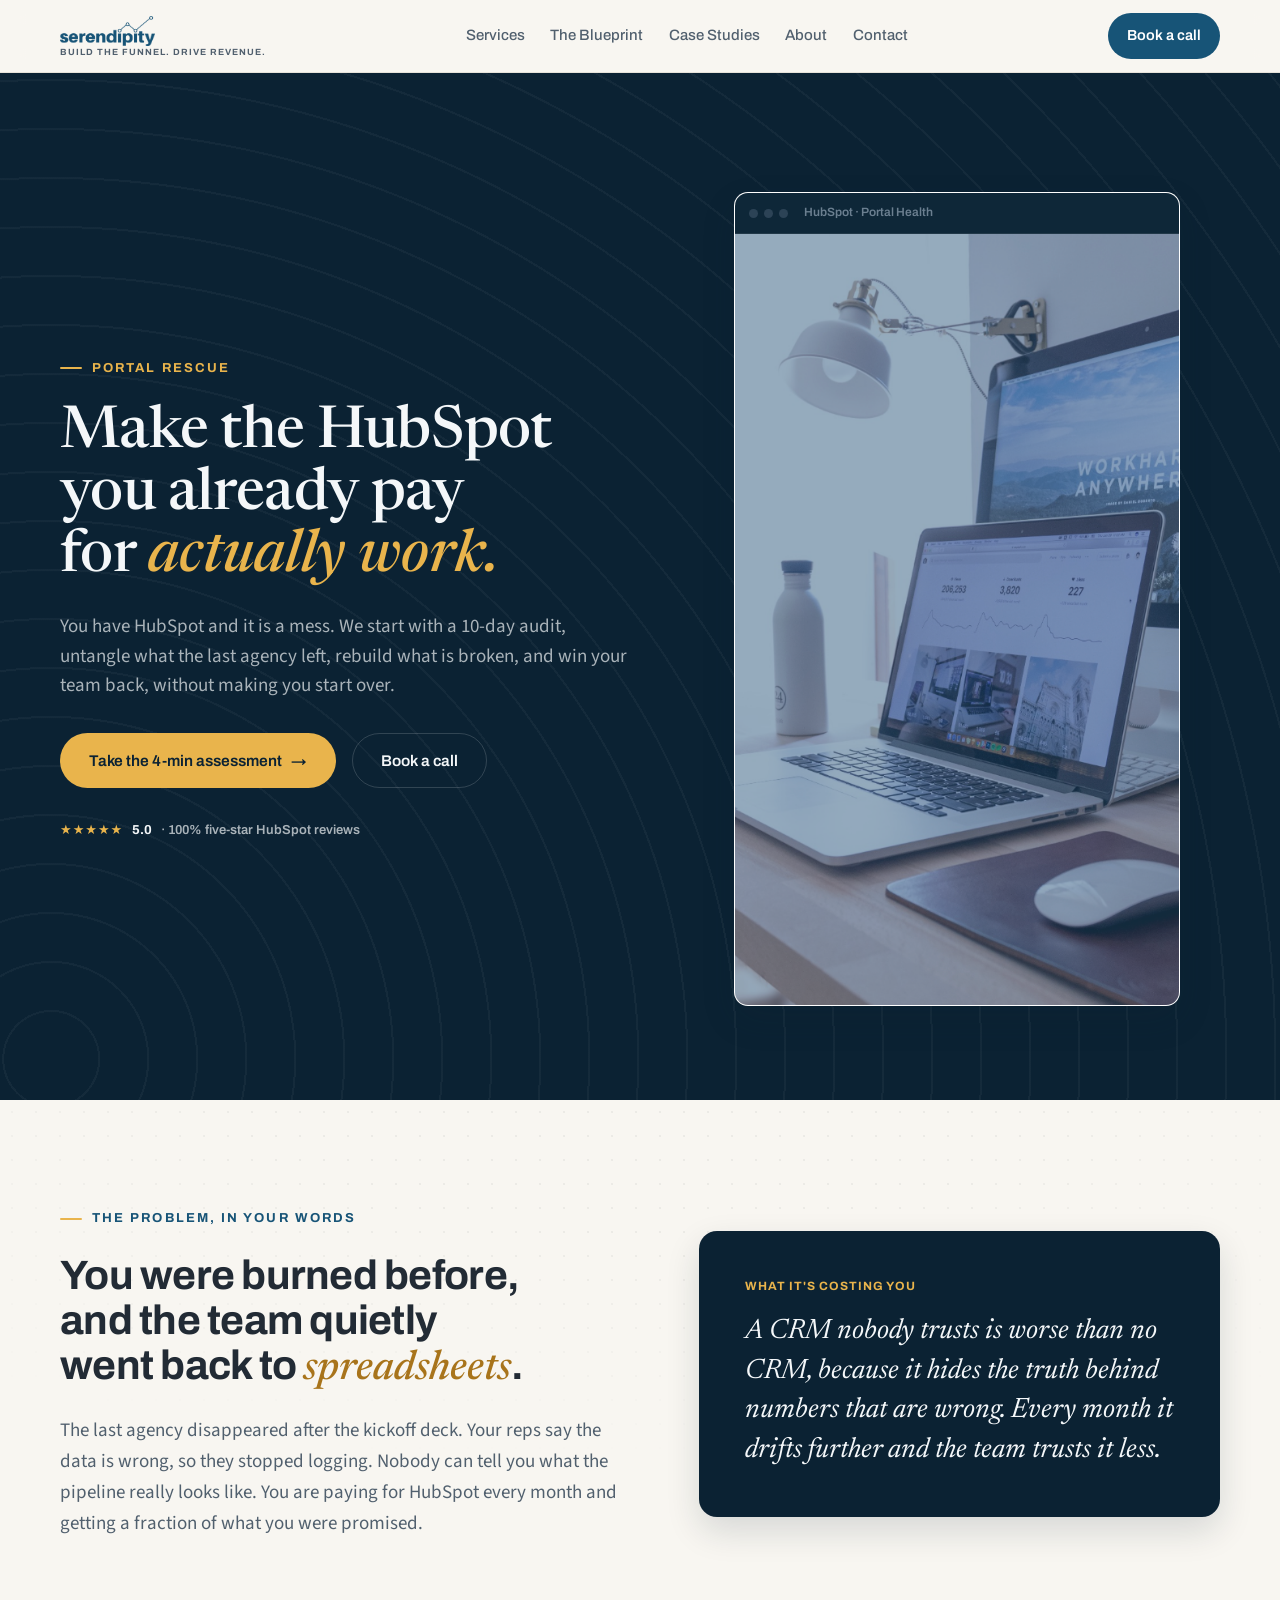
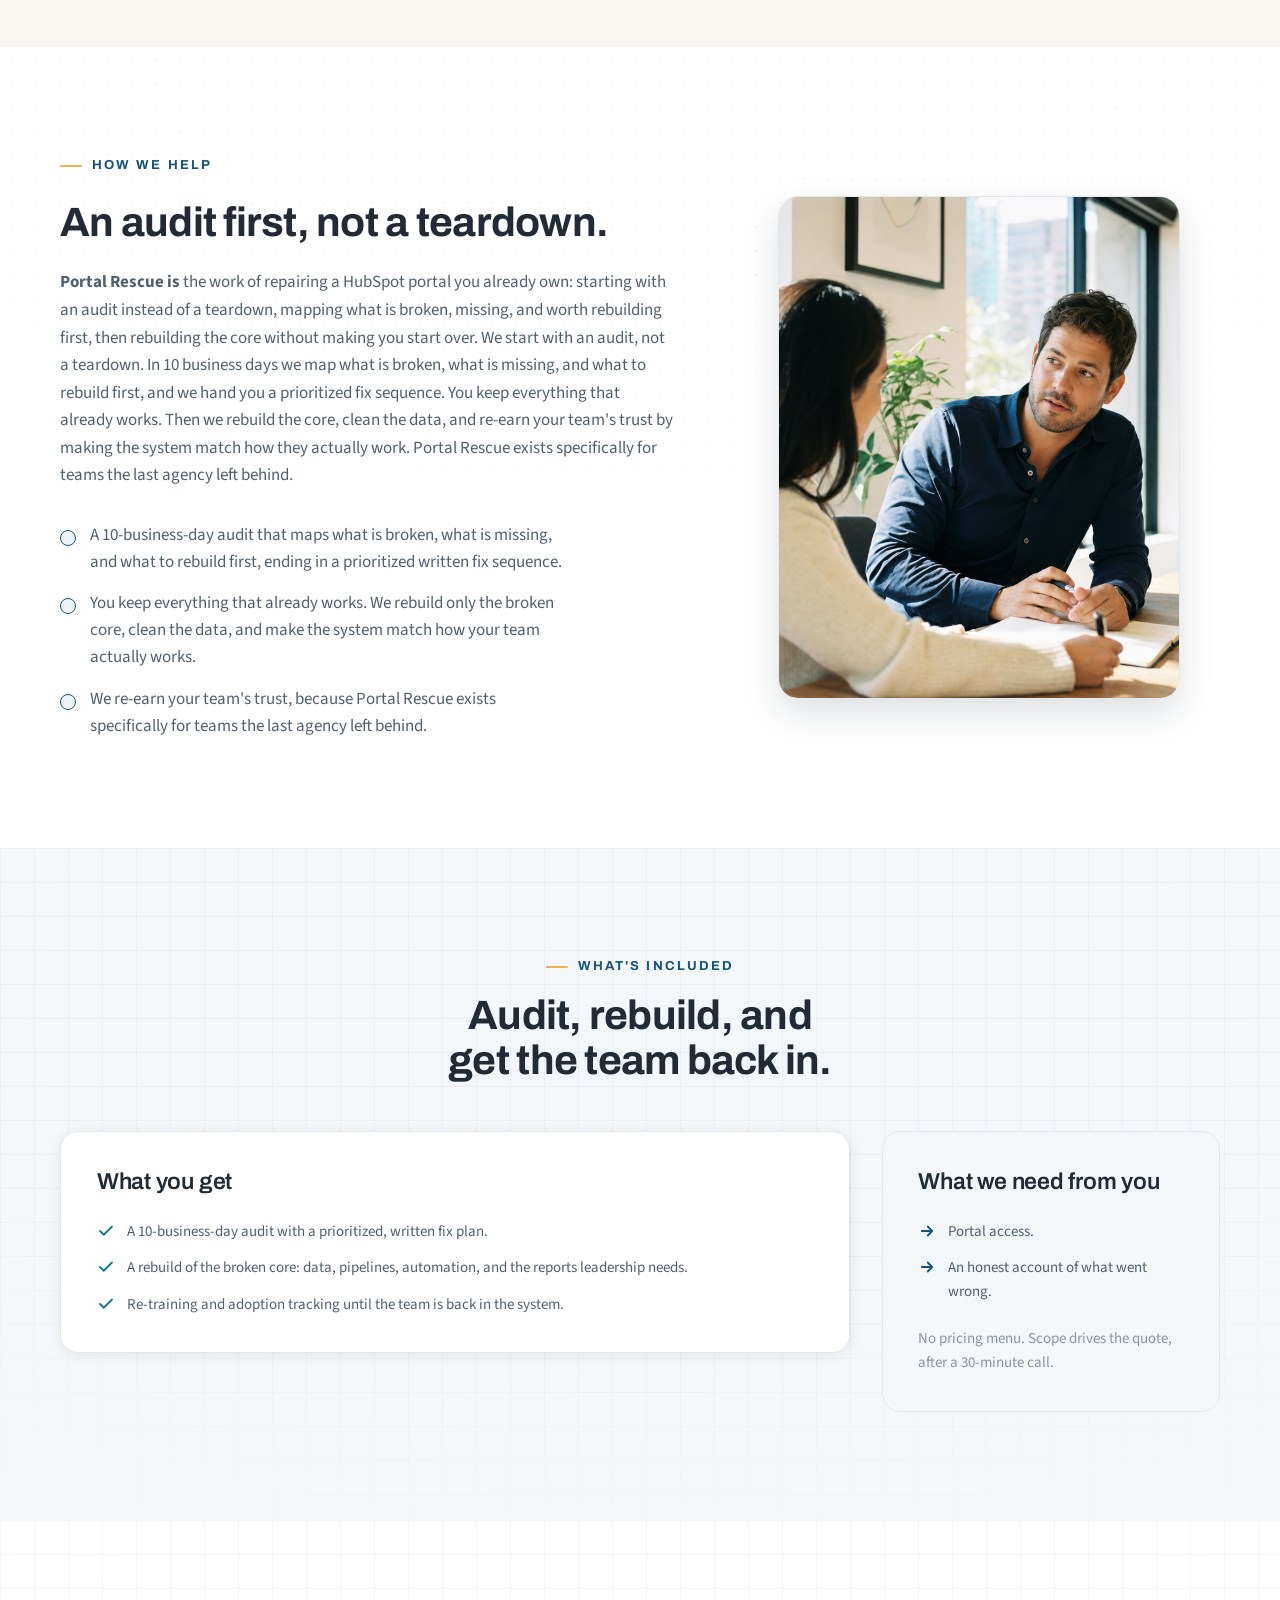
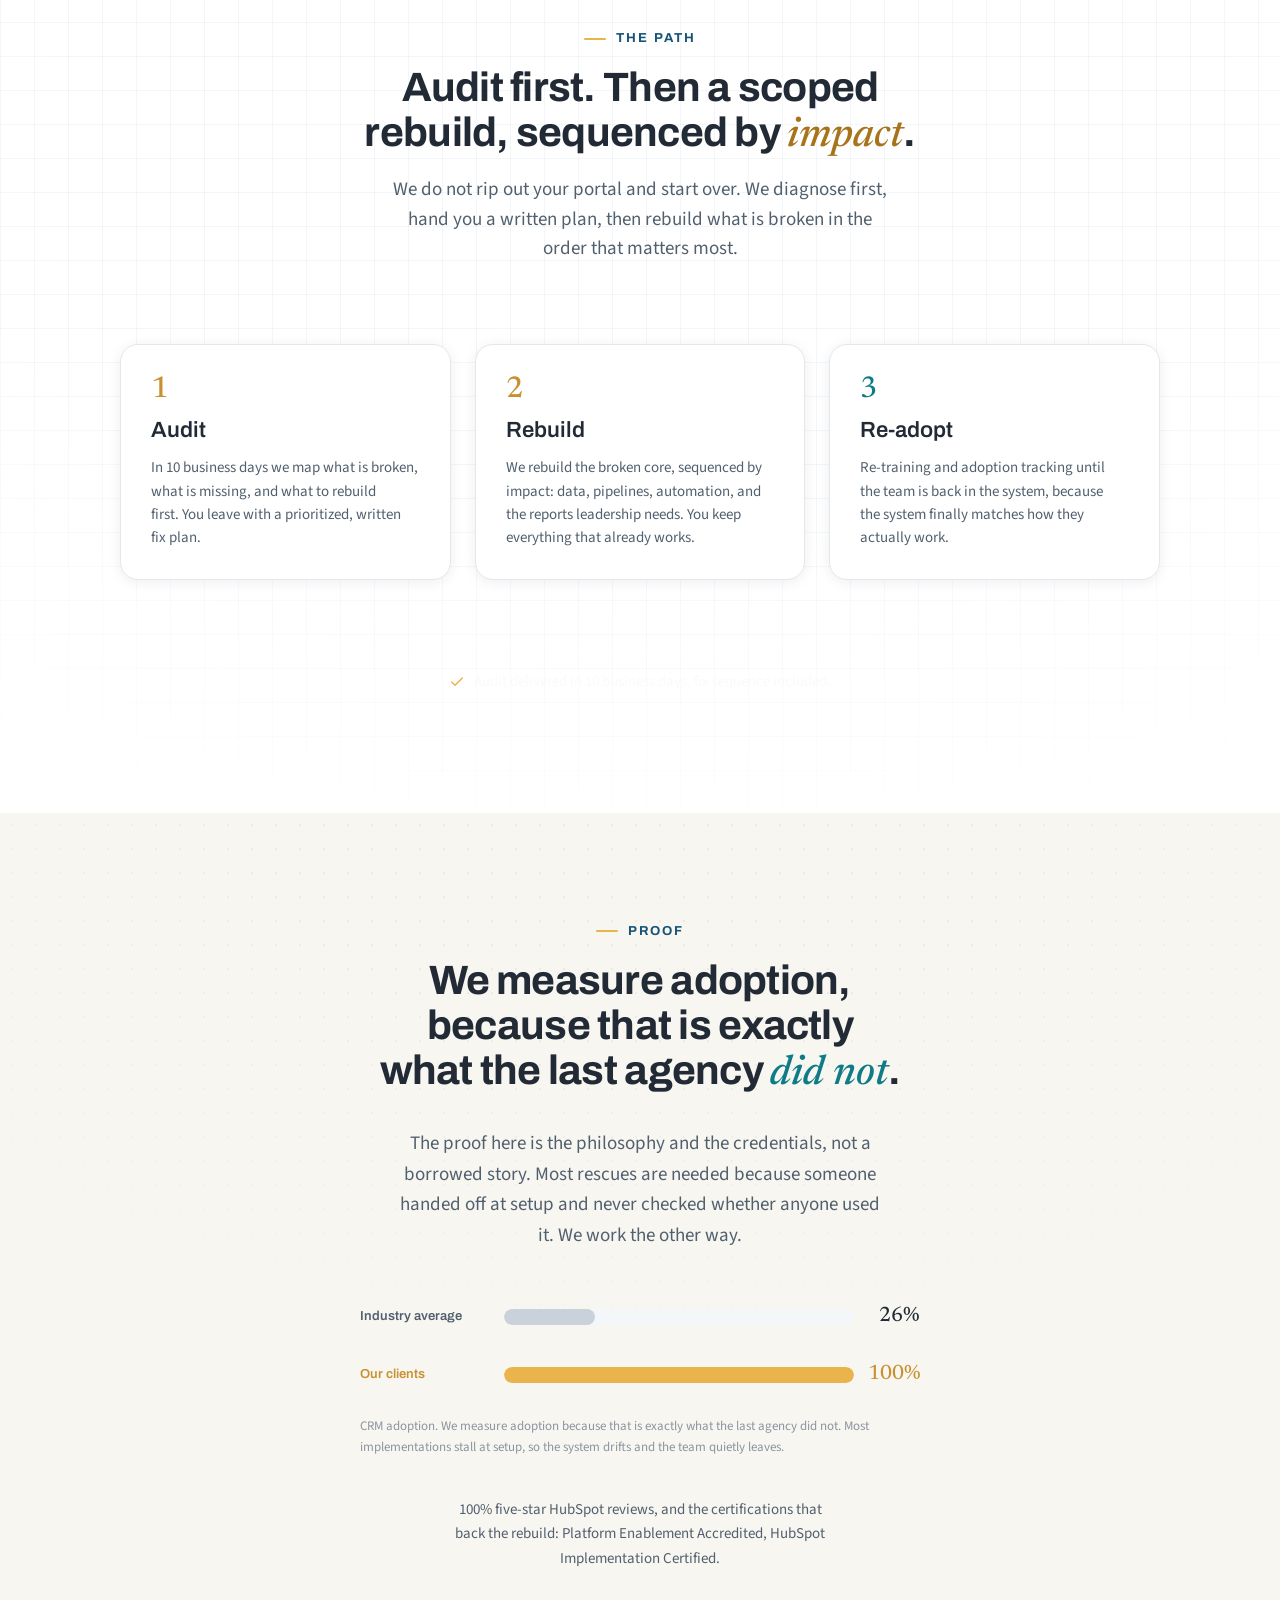
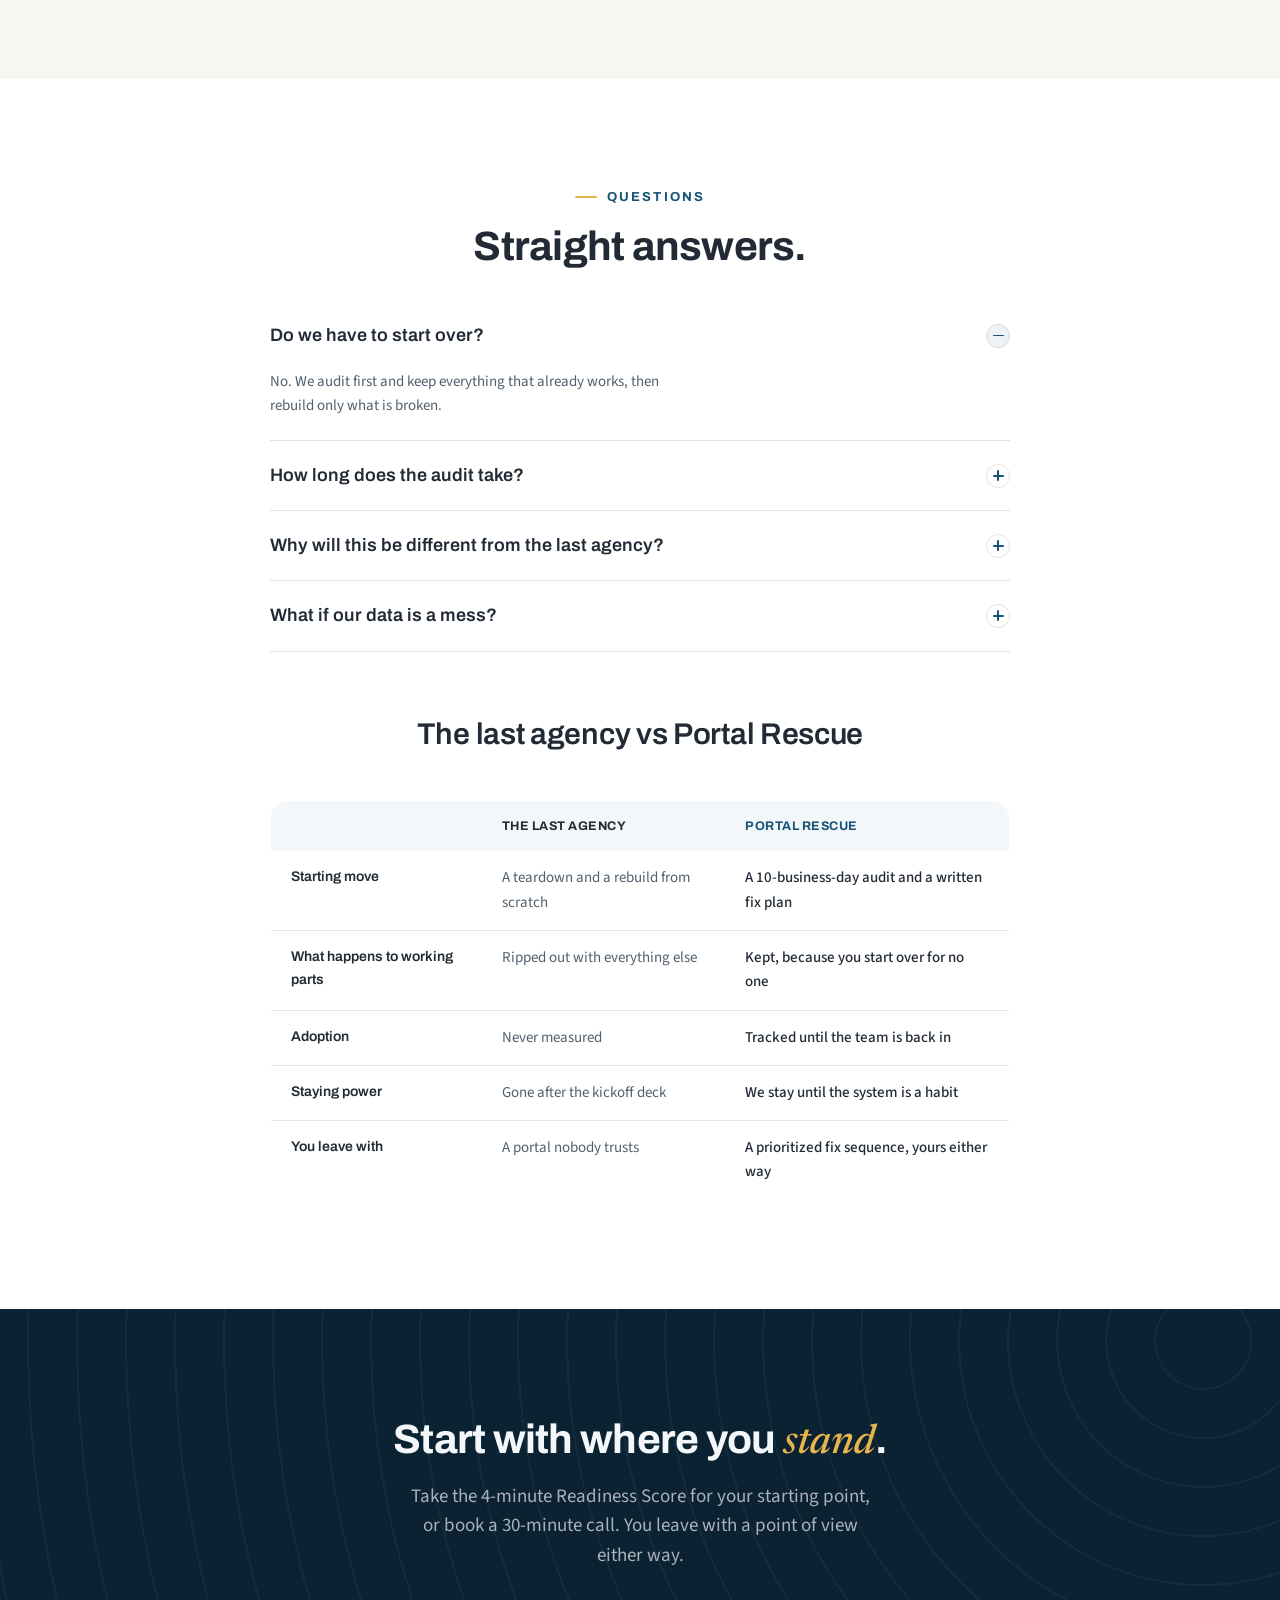
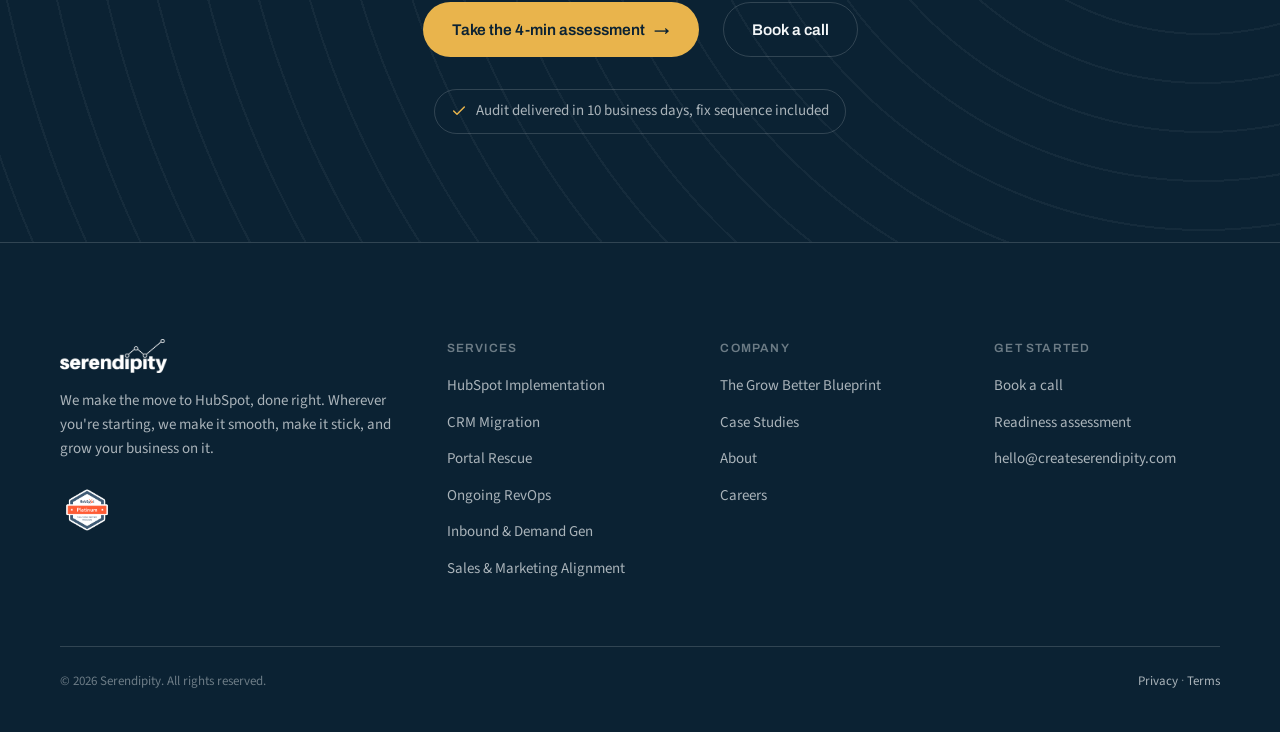
<file: portal-rescue.html>
<!DOCTYPE html>
<html lang="en" data-density="comfortable">
<head>
<meta charset="utf-8">
<meta name="viewport" content="width=device-width, initial-scale=1">
<meta name="robots" content="noindex">
<link rel="preconnect" href="https://fonts.googleapis.com">
<link rel="preconnect" href="https://fonts.gstatic.com" crossorigin>
<link href="https://fonts.googleapis.com/css2?family=Newsreader:ital,opsz,wght@0,6..72,400;0,6..72,500;0,6..72,600;1,6..72,400;1,6..72,500&family=Source+Sans+3:ital,wght@0,400;0,500;0,600;0,700;1,400&family=Archivo:wght@500;600;700;800&display=swap" rel="stylesheet">
<link rel="icon" type="image/png" href="assets/favicon.png">
<meta name="theme-color" content="#0B2233">
<link rel="canonical" href="https://createserendipity.com/portal-rescue.html">
<meta property="og:type" content="website">
<meta property="og:url" content="https://createserendipity.com/portal-rescue.html">
<meta property="og:image" content="https://createserendipity.com/assets/imagery/hero.png">
<meta property="og:title" content="Portal Rescue · Serendipity">
<meta property="og:description" content="You have HubSpot and it is a mess. We start with a 10-day audit, untangle what the last agency left, rebuild what is broken, and win your team back, without making you start over.">

<title>Portal Rescue · Serendipity</title>
<meta name="description" content="Portal Rescue for a HubSpot portal you inherited or got burned on: a 10-business-day audit, a prioritized fix plan, a scoped rebuild, and adoption tracking until your team is back in the system. No starting over.">
<link rel="stylesheet" href="css/tokens.css">
<link rel="stylesheet" href="css/base.css">
<link rel="stylesheet" href="css/sections.css">
<link rel="stylesheet" href="css/pages.css">
<link rel="stylesheet" href="css/service.css">
<link rel="stylesheet" href="css/site.css">
</head>
<body>

<header class="site-header" data-screen-label="Header">
  <div class="wrap">
    <a class="logo-link" href="index.html" aria-label="Serendipity home"><img class="logo-img" src="assets/logo/serendipity-logo.png" alt="Serendipity"><span class="logo-tag">Build the funnel. Drive revenue.</span></a>
    <nav class="main-nav" id="mainNav">
      <a href="services.html">Services</a>
      <a href="grow-better-blueprint.html">The Blueprint</a>
      <a href="case-studies.html">Case Studies</a>
      <a href="about.html">About</a>
      <a href="contact.html">Contact</a>
    </nav>
    <div class="header-actions">
      <a class="btn btn-primary btn-sm" href="contact.html">Book a call</a>
      <button class="nav-toggle" aria-label="Open menu" aria-expanded="false" aria-controls="mainNav">Menu</button>
    </div>
  </div>
</header>

<main id="top">

  <!-- ===================== HERO (navy, copy + portal screenshot) ===================== -->
  <section class="svc-hero scheme-navy tx-topo tx-left" data-screen-label="Hero">
    <div class="wrap">
      <div class="svc-hero-copy">
        <span class="eyebrow">Portal Rescue</span>
        <h1 class="reveal d1">Make the HubSpot you already pay for <span class="hl-gold">actually work.</span></h1>
        <p class="lede reveal d2">You have HubSpot and it is a mess. We start with a 10-day audit, untangle what the last agency left, rebuild what is broken, and win your team back, without making you start over.</p>
        <div class="hero-cta reveal d2">
          <a class="btn btn-gold" href="assessment.html">Take the 4-min assessment <span class="arrow">→</span></a>
          <a class="btn btn-ghost" href="contact.html">Book a call</a>
        </div>
        <span class="svc-chip reveal d2"><span class="stars">★★★★★</span> <b>5.0</b> · 100% five-star HubSpot reviews</span>
      </div>
      <div class="svc-hero-media reveal d2">
        <figure class="svc-frame">
          <div class="svc-frame-bar"><i></i><i></i><i></i><span>HubSpot · Portal Health</span></div>
          <img class="svc-frame-shot" src="assets/screenshots/portal.png" alt="A HubSpot portal being cleaned up and rebuilt" loading="eager" decoding="async">
        </figure>
      </div>
    </div>
  </section>

  <!-- ===================== PROBLEM + STAKES (cream) ===================== -->
  <section class="scheme-cream tx-dots" data-screen-label="The problem">
    <div class="wrap">
      <div class="prob-split">
        <div class="prob-copy reveal">
          <span class="eyebrow">The problem, in your words</span>
          <h2>You were burned before, and the team quietly went back to <span class="hl-gold">spreadsheets</span>.</h2>
          <p>The last agency disappeared after the kickoff deck. Your reps say the data is wrong, so they stopped logging. Nobody can tell you what the pipeline really looks like. You are paying for HubSpot every month and getting a fraction of what you were promised.</p>
        </div>
        <aside class="prob-stakes reveal d1">
          <span class="stakes-tag">What it's costing you</span>
          <p>A CRM nobody trusts is worse than no CRM, because it hides the truth behind numbers that are wrong. Every month it drifts further and the team trusts it less.</p>
        </aside>
      </div>
    </div>
  </section>

  <!-- ===================== HOW WE HELP (white) ===================== -->
  <section class="scheme-white tx-dots" data-screen-label="How we help">
    <div class="wrap">
      <div class="ed-split svc-help-split">
        <div class="ed-copy reveal">
          <span class="eyebrow">How we help</span>
          <h2>An audit first, not a teardown.</h2>
          <p><b>Portal Rescue is</b> the work of repairing a HubSpot portal you already own: starting with an audit instead of a teardown, mapping what is broken, missing, and worth rebuilding first, then rebuilding the core without making you start over. We start with an audit, not a teardown. In 10 business days we map what is broken, what is missing, and what to rebuild first, and we hand you a prioritized fix sequence. You keep everything that already works. Then we rebuild the core, clean the data, and re-earn your team's trust by making the system match how they actually work. Portal Rescue exists specifically for teams the last agency left behind.</p>
          <ul class="svc-help-list">
            <li>A 10-business-day audit that maps what is broken, what is missing, and what to rebuild first, ending in a prioritized written fix sequence.</li>
            <li>You keep everything that already works. We rebuild only the broken core, clean the data, and make the system match how your team actually works.</li>
            <li>We re-earn your team's trust, because Portal Rescue exists specifically for teams the last agency left behind.</li>
          </ul>
        </div>
        <figure class="ed-media reveal d1">
          <img src="assets/imagery/lifestyle/03-one-on-one.png" alt="A one-on-one working session rebuilding a HubSpot portal" loading="lazy" decoding="async">
        </figure>
      </div>
    </div>
  </section>

  <!-- ===================== WHAT'S INCLUDED (cool-gray) ===================== -->
  <section class="scheme-cool tx-graph" data-screen-label="What's included">
    <div class="wrap">
      <div class="section-head center reveal">
        <span class="eyebrow">What's included</span>
        <h2>Audit, rebuild, and get the team back in.</h2>
      </div>
      <div class="incl-grid reveal d1">
        <div class="incl-col">
          <h3>What you get</h3>
          <ul class="incl-list">
            <li><svg width="18" height="18" viewBox="0 0 24 24" fill="none" stroke="currentColor" stroke-width="2.4"><path d="M20 6L9 17l-5-5" stroke-linecap="round" stroke-linejoin="round"/></svg>A 10-business-day audit with a prioritized, written fix plan.</li>
            <li><svg width="18" height="18" viewBox="0 0 24 24" fill="none" stroke="currentColor" stroke-width="2.4"><path d="M20 6L9 17l-5-5" stroke-linecap="round" stroke-linejoin="round"/></svg>A rebuild of the broken core: data, pipelines, automation, and the reports leadership needs.</li>
            <li><svg width="18" height="18" viewBox="0 0 24 24" fill="none" stroke="currentColor" stroke-width="2.4"><path d="M20 6L9 17l-5-5" stroke-linecap="round" stroke-linejoin="round"/></svg>Re-training and adoption tracking until the team is back in the system.</li>
          </ul>
        </div>
        <div class="incl-col need">
          <h3>What we need from you</h3>
          <ul class="incl-list">
            <li><svg width="18" height="18" viewBox="0 0 24 24" fill="none" stroke="currentColor" stroke-width="2.4"><path d="M5 12h14M13 6l6 6-6 6" stroke-linecap="round" stroke-linejoin="round"/></svg>Portal access.</li>
            <li><svg width="18" height="18" viewBox="0 0 24 24" fill="none" stroke="currentColor" stroke-width="2.4"><path d="M5 12h14M13 6l6 6-6 6" stroke-linecap="round" stroke-linejoin="round"/></svg>An honest account of what went wrong.</li>
          </ul>
          <p style="font-size: var(--fs-sm); color: var(--c-ink-3); margin-top: var(--s-3);">No pricing menu. Scope drives the quote, after a 30-minute call.</p>
        </div>
      </div>
    </div>
  </section>

  <!-- ===================== THE PATH (white) ===================== -->
  <section class="scheme-white tx-graph" data-screen-label="The path">
    <div class="wrap">
      <div class="method-body">
        <div class="section-head center reveal">
          <span class="eyebrow">The path</span>
          <h2>Audit first. Then a scoped rebuild, sequenced by <span class="hl-gold">impact</span>.</h2>
          <p class="lede">We do not rip out your portal and start over. We diagnose first, hand you a written plan, then rebuild what is broken in the order that matters most.</p>
        </div>
        <div class="bp-steps reveal d1">
          <div class="bp-step">
            <span class="bp-num">1</span>
            <h4>Audit</h4>
            <p>In 10 business days we map what is broken, what is missing, and what to rebuild first. You leave with a prioritized, written fix plan.</p>
          </div>
          <div class="bp-step">
            <span class="bp-num">2</span>
            <h4>Rebuild</h4>
            <p>We rebuild the broken core, sequenced by impact: data, pipelines, automation, and the reports leadership needs. You keep everything that already works.</p>
          </div>
          <div class="bp-step">
            <span class="bp-num">3</span>
            <h4>Re-adopt</h4>
            <p>Re-training and adoption tracking until the team is back in the system, because the system finally matches how they actually work.</p>
          </div>
        </div>
        <span class="guar-chip reveal d1" style="display:inline-flex; margin: 0 auto;">
          <svg width="16" height="16" viewBox="0 0 24 24" fill="none" stroke="currentColor" stroke-width="2.2"><path d="M20 6L9 17l-5-5" stroke-linecap="round" stroke-linejoin="round"></path></svg>
          Audit delivered in 10 business days, fix sequence included.
        </span>
      </div>
    </div>
  </section>

  <!-- ===================== PROOF (cream) ===================== -->
  <section class="scheme-cream tx-dots" data-screen-label="Proof">
    <div class="wrap">
      <div class="section-head center reveal">
        <span class="eyebrow">Proof</span>
        <h2>We measure adoption, because that is exactly what the last agency <span class="hl-teal">did not</span>.</h2>
      </div>
      <div class="ed-prose prose-center reveal d1" style="margin-top: var(--s-4);">
        <p>The proof here is the philosophy and the credentials, not a borrowed story. Most rescues are needed because someone handed off at setup and never checked whether anyone used it. We work the other way.</p>
      </div>
      <div class="adopt-gauge reveal d1">
        <div class="ag-row">
          <span class="ag-label">Industry average</span>
          <div class="ag-track"><div class="ag-fill muted" style="width:26%"></div></div>
          <span class="ag-val">26%</span>
        </div>
        <div class="ag-row us">
          <span class="ag-label">Our clients</span>
          <div class="ag-track"><div class="ag-fill gold" style="width:100%"></div></div>
          <span class="ag-val">100%</span>
        </div>
        <p class="ag-cap">CRM adoption. We measure adoption because that is exactly what the last agency did not. Most implementations stall at setup, so the system drifts and the team quietly leaves.</p>
      </div>
      <p class="bp-hubs reveal d1">100% five-star HubSpot reviews, and the certifications that back the rebuild: Platform Enablement Accredited, HubSpot Implementation Certified.</p>
    </div>
  </section>

  <!-- ===================== FAQ (white) + comparison table ===================== -->
  <section class="scheme-white" data-screen-label="FAQ">
    <div class="wrap svc-faq">
      <div class="section-head center reveal">
        <span class="eyebrow">Questions</span>
        <h2>Straight answers.</h2>
      </div>
      <div class="faq-list reveal d1">
        <details class="faq-item" open>
          <summary class="faq-q">Do we have to start over?<span class="faq-ico"></span></summary>
          <p class="faq-a">No. We audit first and keep everything that already works, then rebuild only what is broken.</p>
        </details>
        <details class="faq-item">
          <summary class="faq-q">How long does the audit take?<span class="faq-ico"></span></summary>
          <p class="faq-a">Ten business days, and you leave with a written, prioritized fix sequence whether or not you continue with us.</p>
        </details>
        <details class="faq-item">
          <summary class="faq-q">Why will this be different from the last agency?<span class="faq-ico"></span></summary>
          <p class="faq-a">Most agencies hand off at setup. We measure adoption and stay until your team is actually using the system.</p>
        </details>
        <details class="faq-item">
          <summary class="faq-q">What if our data is a mess?<span class="faq-ico"></span></summary>
          <p class="faq-a">Then we found the real project. Data triage is built into the rebuild.</p>
        </details>
      </div>

      <div class="section-head center reveal" style="margin-top: var(--s-8);">
        <h3 style="font-size: clamp(22px,2.4vw,30px);">The last agency vs Portal Rescue</h3>
      </div>
      <div class="cmp-wrap reveal d1">
        <table class="cmp-table">
          <thead>
            <tr><th scope="col">&nbsp;</th><th scope="col">The last agency</th><th scope="col" class="ours">Portal Rescue</th></tr>
          </thead>
          <tbody>
            <tr><th scope="row">Starting move</th><td>A teardown and a rebuild from scratch</td><td class="ours">A 10-business-day audit and a written fix plan</td></tr>
            <tr><th scope="row">What happens to working parts</th><td>Ripped out with everything else</td><td class="ours">Kept, because you start over for no one</td></tr>
            <tr><th scope="row">Adoption</th><td>Never measured</td><td class="ours">Tracked until the team is back in</td></tr>
            <tr><th scope="row">Staying power</th><td>Gone after the kickoff deck</td><td class="ours">We stay until the system is a habit</td></tr>
            <tr><th scope="row">You leave with</th><td>A portal nobody trusts</td><td class="ours">A prioritized fix sequence, yours either way</td></tr>
          </tbody>
        </table>
      </div>
    </div>
  </section>

  <!-- ===================== CTA BAND (navy) ===================== -->
  <section class="cta-band scheme-navy tx-topo" data-screen-label="Final CTA">
    <div class="wrap">
      <div class="section-head center reveal">
        <h2>Start with where you <span class="hl-gold">stand</span>.</h2>
        <p class="lede">Take the 4-minute Readiness Score for your starting point, or book a 30-minute call. You leave with a point of view either way.</p>
      </div>
      <div class="cta-row reveal d1">
        <a class="btn btn-gold" href="assessment.html">Take the 4-min assessment <span class="arrow">→</span></a>
        <a class="btn btn-ghost" href="contact.html">Book a call</a>
      </div>
      <span class="guar-chip reveal d1">
        <svg width="16" height="16" viewBox="0 0 24 24" fill="none" stroke="currentColor" stroke-width="2.2"><path d="M20 6L9 17l-5-5" stroke-linecap="round" stroke-linejoin="round"></path></svg>
        Audit delivered in 10 business days, fix sequence included
      </span>
    </div>
  </section>

</main>

<!-- ===================== FOOTER ===================== -->
<footer class="site-footer" data-screen-label="Footer">
  <div class="wrap">
    <div class="footer-grid">
      <div class="footer-brand">
        <a class="logo-link" href="index.html"><img class="logo-img" src="assets/logo/serendipity-logo-white.png" alt="Serendipity"></a>
        <p>We make the move to HubSpot, done right. Wherever you're starting, we make it smooth, make it stick, and grow your business on it.</p>
        <img class="footer-badge" src="assets/badges/hubspot-platinum-badge.png" alt="HubSpot Platinum Solutions Partner">
      </div>
      <div>
        <h4>Services</h4>
        <ul>
          <li><a href="implementation.html">HubSpot Implementation</a></li>
          <li><a href="migration.html">CRM Migration</a></li>
          <li><a href="portal-rescue.html">Portal Rescue</a></li>
          <li><a href="revops.html">Ongoing RevOps</a></li>
          <li><a href="demand-gen.html">Inbound &amp; Demand Gen</a></li>
          <li><a href="alignment.html">Sales &amp; Marketing Alignment</a></li>
        </ul>
      </div>
      <div>
        <h4>Company</h4>
        <ul>
          <li><a href="grow-better-blueprint.html">The Grow Better Blueprint</a></li>
          <li><a href="case-studies.html">Case Studies</a></li>
          <li><a href="about.html">About</a></li>
          <li><a href="careers.html">Careers</a></li>
        </ul>
      </div>
      <div>
        <h4>Get started</h4>
        <ul>
          <li><a href="contact.html">Book a call</a></li>
          <li><a href="assessment.html">Readiness assessment</a></li>
          <li><a href="mailto:hello@createserendipity.com">hello@createserendipity.com</a></li>
        </ul>
      </div>
    </div>
    <div class="footer-legal">
      <span>© 2026 Serendipity. All rights reserved.</span>
      <span><a href="#">Privacy</a> · <a href="#">Terms</a></span>
    </div>
  </div>
</footer>
<script src="js/main.js"></script>

<script type="application/ld+json">
{"@context":"https://schema.org","@type":"Service","name":"Portal Rescue","serviceType":"HubSpot portal audit, cleanup, and rebuild","provider":{"@type":"Organization","name":"Serendipity","url":"https://createserendipity.com/"},"description":"We start with a 10-business-day audit, untangle what the last agency left, rebuild what is broken, and win your team back, without making you start over.","areaServed":"US"}
</script>
<script type="application/ld+json">
{"@context":"https://schema.org","@type":"FAQPage","mainEntity":[{"@type":"Question","name":"Do we have to start over?","acceptedAnswer":{"@type":"Answer","text":"No. We audit first and keep everything that already works, then rebuild only what is broken."}},{"@type":"Question","name":"How long does the audit take?","acceptedAnswer":{"@type":"Answer","text":"Ten business days, and you leave with a written, prioritized fix sequence whether or not you continue with us."}},{"@type":"Question","name":"Why will this be different from the last agency?","acceptedAnswer":{"@type":"Answer","text":"Most agencies hand off at setup. We measure adoption and stay until your team is actually using the system."}},{"@type":"Question","name":"What if our data is a mess?","acceptedAnswer":{"@type":"Answer","text":"Then we found the real project. Data triage is built into the rebuild."}}]}
</script>
</body>
</html>
</file>
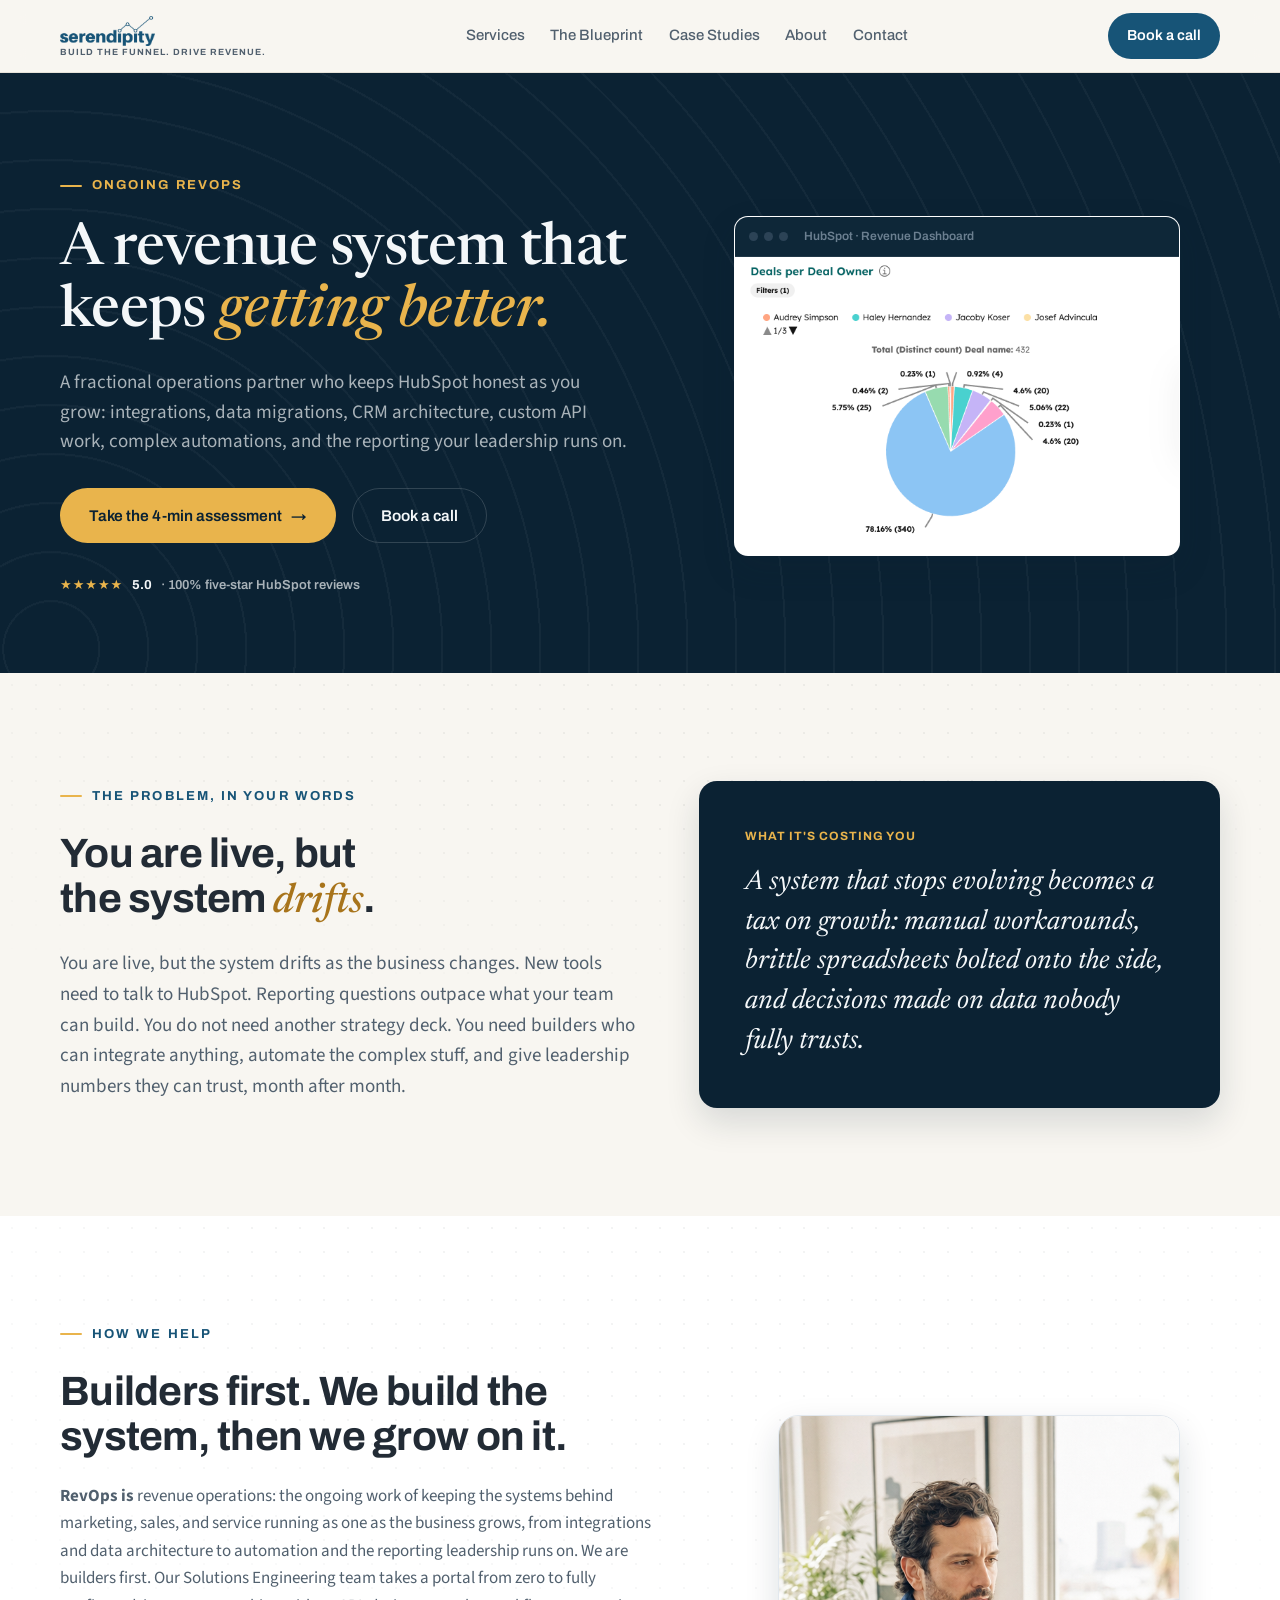
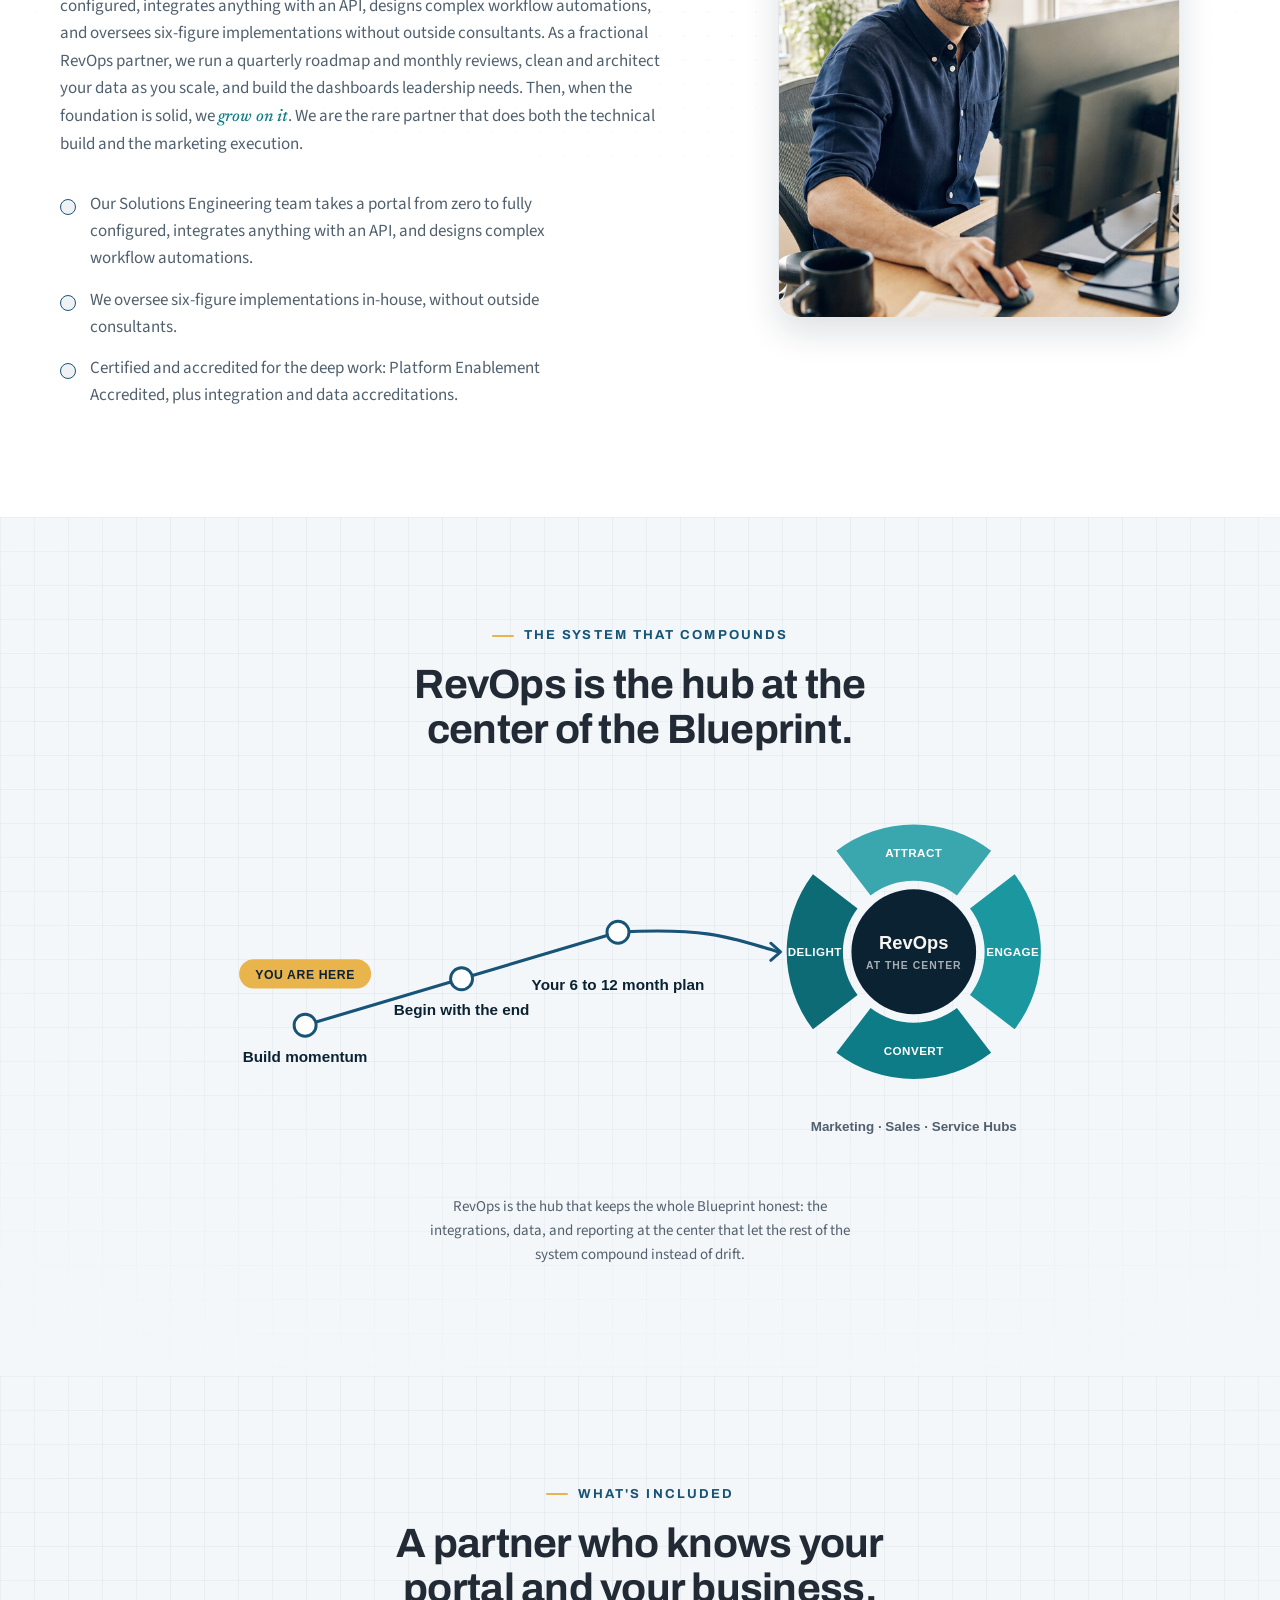
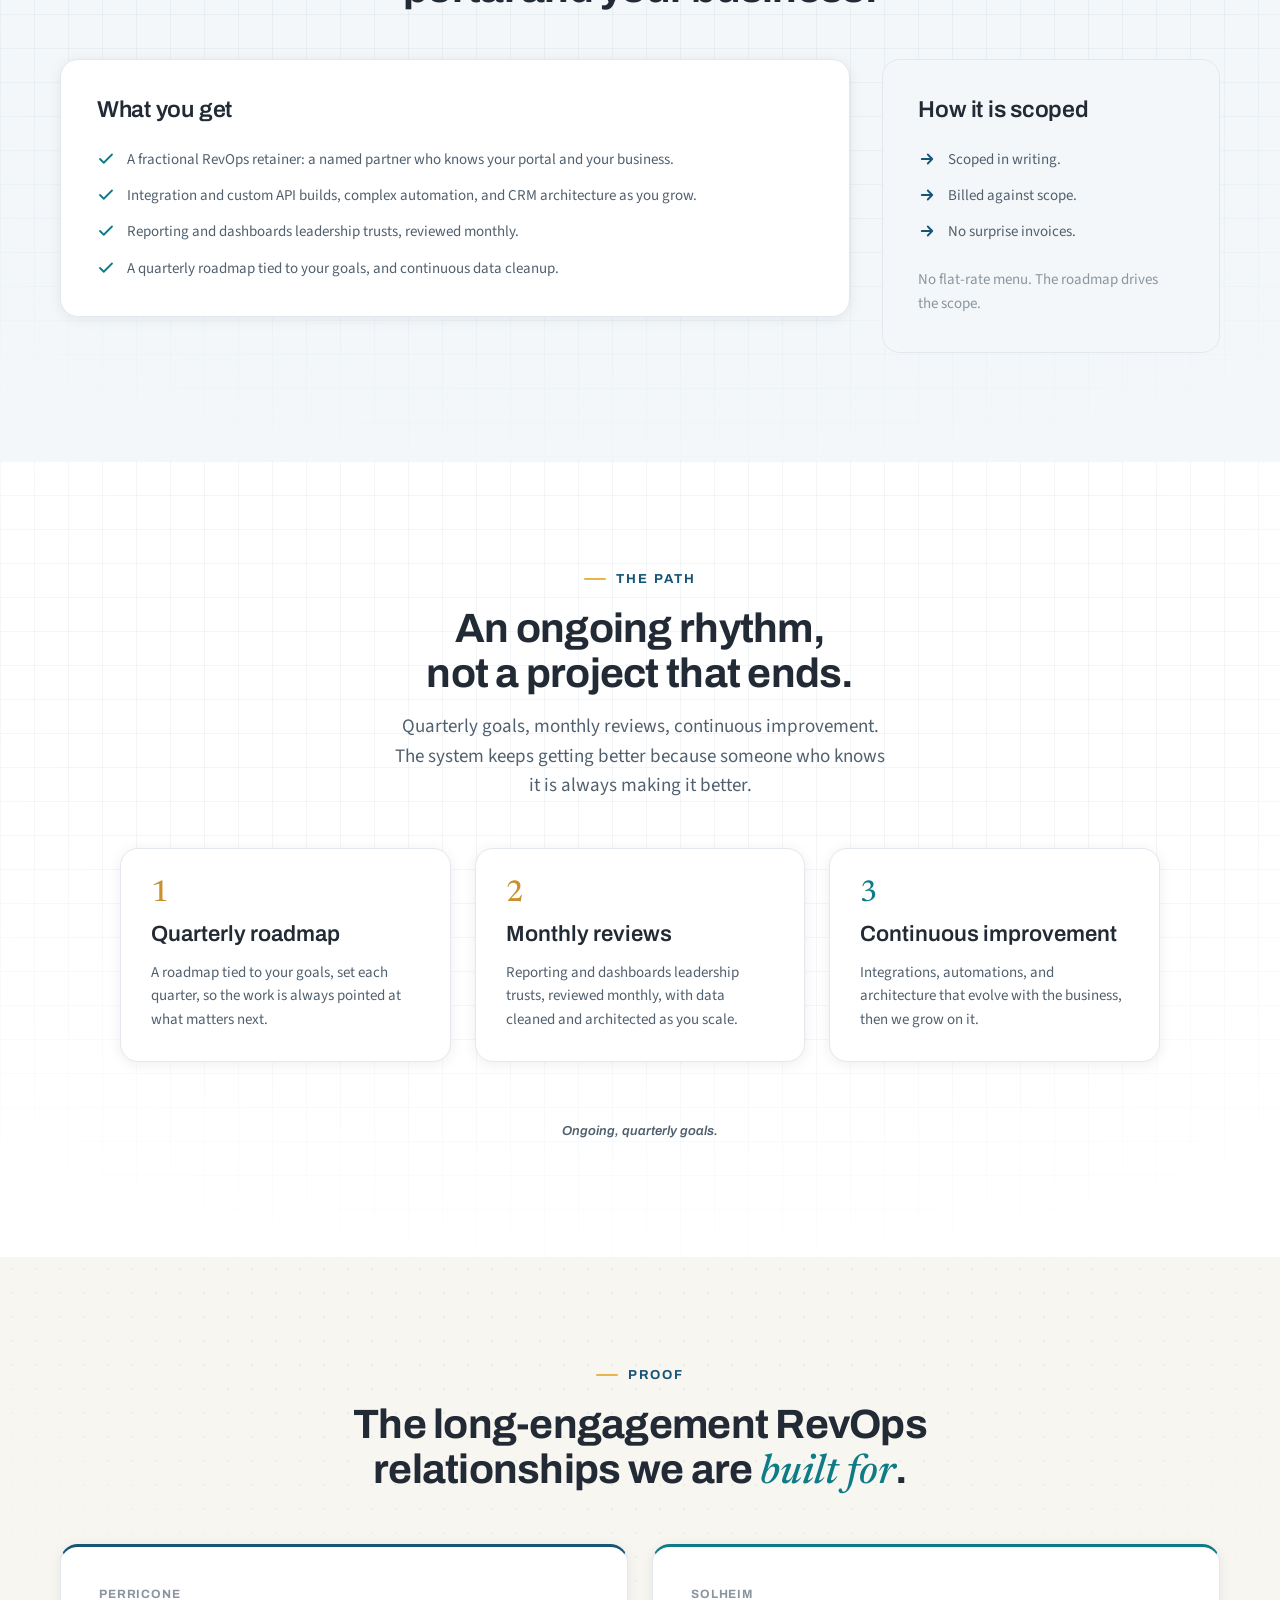
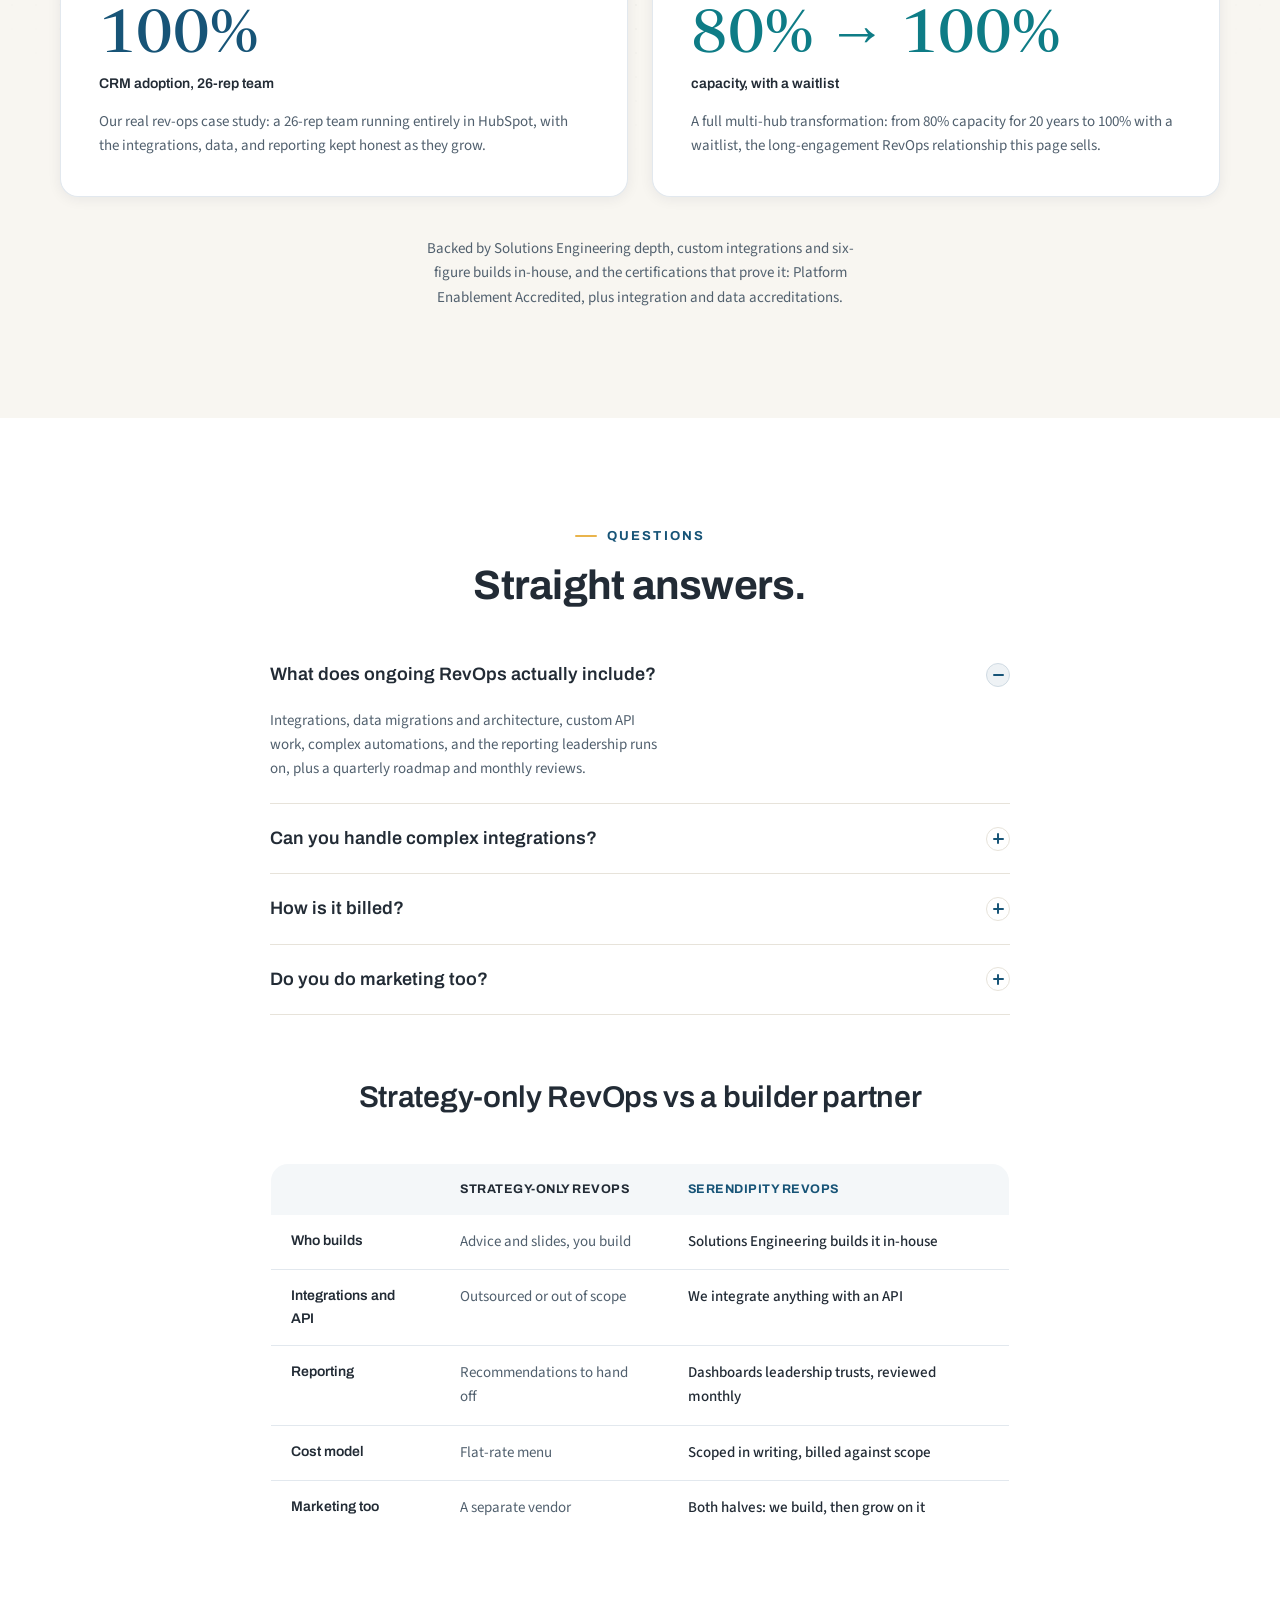
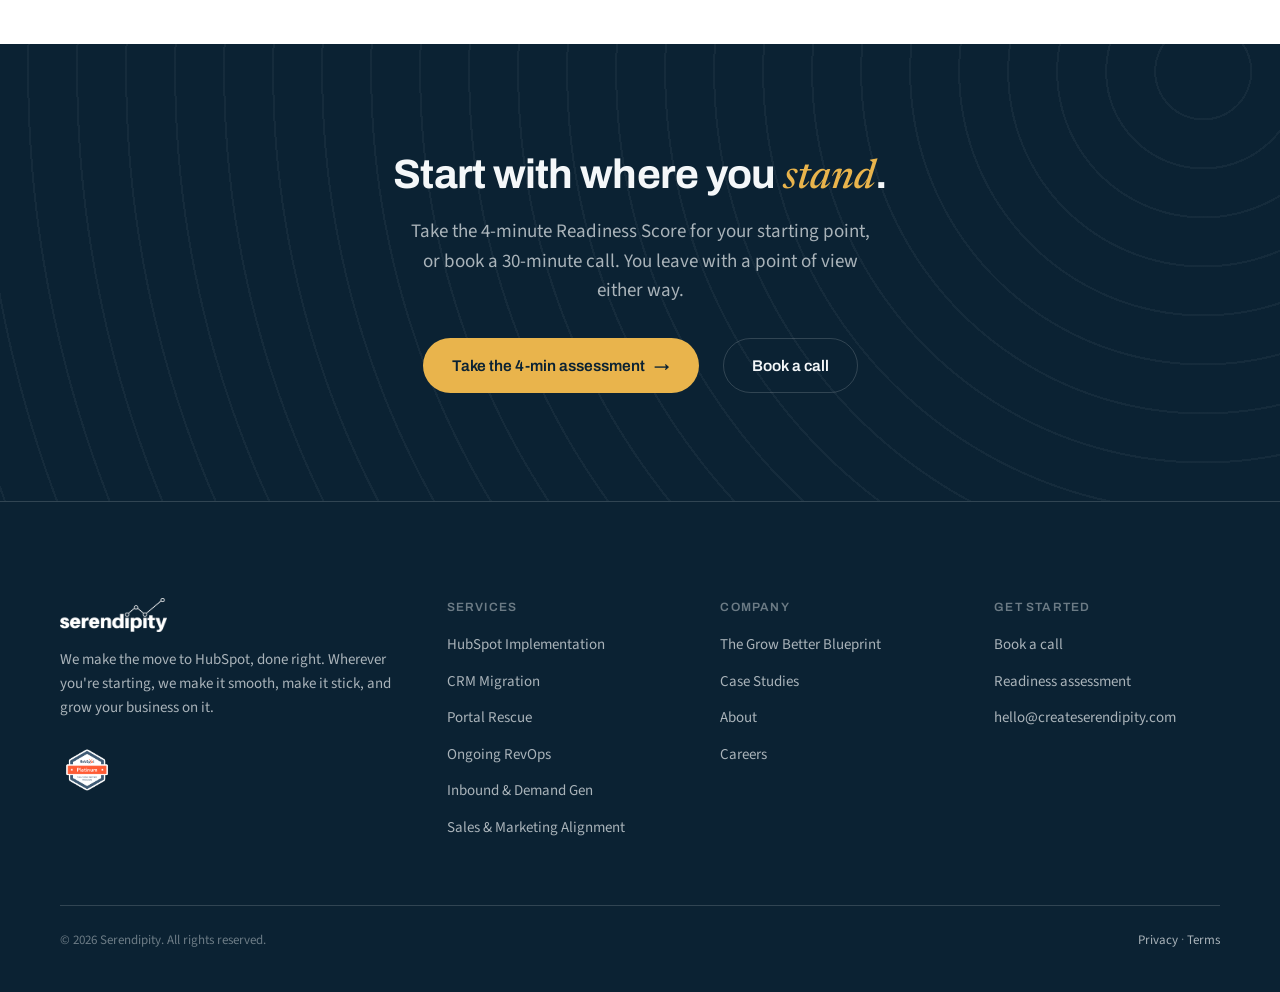
<file: revops.html>
<!DOCTYPE html>
<html lang="en" data-density="comfortable">
<head>
<meta charset="utf-8">
<meta name="viewport" content="width=device-width, initial-scale=1">
<meta name="robots" content="noindex">
<link rel="preconnect" href="https://fonts.googleapis.com">
<link rel="preconnect" href="https://fonts.gstatic.com" crossorigin>
<link href="https://fonts.googleapis.com/css2?family=Newsreader:ital,opsz,wght@0,6..72,400;0,6..72,500;0,6..72,600;1,6..72,400;1,6..72,500&family=Source+Sans+3:ital,wght@0,400;0,500;0,600;0,700;1,400&family=Archivo:wght@500;600;700;800&display=swap" rel="stylesheet">
<link rel="icon" type="image/png" href="assets/favicon.png">
<meta name="theme-color" content="#0B2233">
<link rel="canonical" href="https://createserendipity.com/revops.html">
<meta property="og:type" content="website">
<meta property="og:url" content="https://createserendipity.com/revops.html">
<meta property="og:image" content="https://createserendipity.com/assets/imagery/hero.png">
<meta property="og:title" content="Ongoing RevOps · Serendipity">
<meta property="og:description" content="A fractional operations partner who keeps HubSpot honest as you grow: integrations, data migrations, CRM architecture, custom API work, complex automations, and the reporting your leadership runs on.">

<title>Ongoing RevOps · Serendipity</title>
<meta name="description" content="Ongoing RevOps from a builder partner: integrations, custom API work, complex automation, CRM architecture, and the dashboards leadership trusts. A quarterly roadmap and monthly reviews, so your revenue system keeps getting better.">
<link rel="stylesheet" href="css/tokens.css">
<link rel="stylesheet" href="css/base.css">
<link rel="stylesheet" href="css/sections.css">
<link rel="stylesheet" href="css/pages.css">
<link rel="stylesheet" href="css/service.css">
<link rel="stylesheet" href="css/site.css">
</head>
<body>

<header class="site-header" data-screen-label="Header">
  <div class="wrap">
    <a class="logo-link" href="index.html" aria-label="Serendipity home"><img class="logo-img" src="assets/logo/serendipity-logo.png" alt="Serendipity"><span class="logo-tag">Build the funnel. Drive revenue.</span></a>
    <nav class="main-nav" id="mainNav">
      <a href="services.html">Services</a>
      <a href="grow-better-blueprint.html">The Blueprint</a>
      <a href="case-studies.html">Case Studies</a>
      <a href="about.html">About</a>
      <a href="contact.html">Contact</a>
    </nav>
    <div class="header-actions">
      <a class="btn btn-primary btn-sm" href="contact.html">Book a call</a>
      <button class="nav-toggle" aria-label="Open menu" aria-expanded="false" aria-controls="mainNav">Menu</button>
    </div>
  </div>
</header>

<main id="top">

  <!-- ===================== HERO (navy, copy + dashboard screenshot) ===================== -->
  <section class="svc-hero scheme-navy tx-topo tx-left" data-screen-label="Hero">
    <div class="wrap">
      <div class="svc-hero-copy">
        <span class="eyebrow">Ongoing RevOps</span>
        <h1 class="reveal d1">A revenue system that keeps <span class="hl-gold">getting better.</span></h1>
        <p class="lede reveal d2">A fractional operations partner who keeps HubSpot honest as you grow: integrations, data migrations, CRM architecture, custom API work, complex automations, and the reporting your leadership runs on.</p>
        <div class="hero-cta reveal d2">
          <a class="btn btn-gold" href="assessment.html">Take the 4-min assessment <span class="arrow">→</span></a>
          <a class="btn btn-ghost" href="contact.html">Book a call</a>
        </div>
        <span class="svc-chip reveal d2"><span class="stars">★★★★★</span> <b>5.0</b> · 100% five-star HubSpot reviews</span>
      </div>
      <div class="svc-hero-media reveal d2">
        <figure class="svc-frame">
          <div class="svc-frame-bar"><i></i><i></i><i></i><span>HubSpot · Revenue Dashboard</span></div>
          <img class="svc-frame-shot" src="assets/screenshots/deal_report.png" alt="A HubSpot revenue reporting dashboard" loading="eager" decoding="async">
        </figure>
      </div>
    </div>
  </section>

  <!-- ===================== PROBLEM + STAKES (cream) ===================== -->
  <section class="scheme-cream tx-dots" data-screen-label="The problem">
    <div class="wrap">
      <div class="prob-split">
        <div class="prob-copy reveal">
          <span class="eyebrow">The problem, in your words</span>
          <h2>You are live, but the system <span class="hl-gold">drifts</span>.</h2>
          <p>You are live, but the system drifts as the business changes. New tools need to talk to HubSpot. Reporting questions outpace what your team can build. You do not need another strategy deck. You need builders who can integrate anything, automate the complex stuff, and give leadership numbers they can trust, month after month.</p>
        </div>
        <aside class="prob-stakes reveal d1">
          <span class="stakes-tag">What it's costing you</span>
          <p>A system that stops evolving becomes a tax on growth: manual workarounds, brittle spreadsheets bolted onto the side, and decisions made on data nobody fully trusts.</p>
        </aside>
      </div>
    </div>
  </section>

  <!-- ===================== HOW WE HELP (white) ===================== -->
  <section class="scheme-white tx-dots" data-screen-label="How we help">
    <div class="wrap">
      <div class="ed-split svc-help-split">
        <div class="ed-copy reveal">
          <span class="eyebrow">How we help</span>
          <h2>Builders first. We build the system, then we grow on it.</h2>
          <p><b>RevOps is</b> revenue operations: the ongoing work of keeping the systems behind marketing, sales, and service running as one as the business grows, from integrations and data architecture to automation and the reporting leadership runs on. We are builders first. Our Solutions Engineering team takes a portal from zero to fully configured, integrates anything with an API, designs complex workflow automations, and oversees six-figure implementations without outside consultants. As a fractional RevOps partner, we run a quarterly roadmap and monthly reviews, clean and architect your data as you scale, and build the dashboards leadership needs. Then, when the foundation is solid, we <span class="hl-teal">grow on it</span>. We are the rare partner that does both the technical build and the marketing execution.</p>
          <ul class="svc-help-list">
            <li>Our Solutions Engineering team takes a portal from zero to fully configured, integrates anything with an API, and designs complex workflow automations.</li>
            <li>We oversee six-figure implementations in-house, without outside consultants.</li>
            <li>Certified and accredited for the deep work: Platform Enablement Accredited, plus integration and data accreditations.</li>
          </ul>
        </div>
        <figure class="ed-media reveal d1">
          <img src="assets/imagery/lifestyle/07-data-work.png" alt="A RevOps engineer deep in the data and reporting" loading="lazy" decoding="async">
        </figure>
      </div>
    </div>
  </section>

  <!-- ===================== THE BLUEPRINT (cool-gray, the system that compounds) ===================== -->
  <section class="scheme-cool tx-graph" data-screen-label="The Blueprint">
    <div class="wrap">
      <div class="section-head center reveal">
        <span class="eyebrow">The system that compounds</span>
        <h2>RevOps is the hub at the center of the Blueprint.</h2>
      </div>
      <figure class="blueprint-figure reveal d1" style="margin-top: var(--s-6);">
        <img src="assets/brand/grow-better-blueprint.svg" alt="The Grow Better Blueprint journey: build momentum and begin with the end in mind, your 6 to 12 month plan flowing into the Attract, Engage, Convert, Delight flywheel across Marketing, Sales, and Service Hubs, with RevOps at the center holding the whole system together">
      </figure>
      <p class="bp-hubs reveal d1">RevOps is the hub that keeps the whole Blueprint honest: the integrations, data, and reporting at the center that let the rest of the system compound instead of drift.</p>
    </div>
  </section>

  <!-- ===================== WHAT'S INCLUDED (cool-gray) ===================== -->
  <section class="scheme-cool tx-graph" data-screen-label="What's included">
    <div class="wrap">
      <div class="section-head center reveal">
        <span class="eyebrow">What's included</span>
        <h2>A partner who knows your portal and your business.</h2>
      </div>
      <div class="incl-grid reveal d1">
        <div class="incl-col">
          <h3>What you get</h3>
          <ul class="incl-list">
            <li><svg width="18" height="18" viewBox="0 0 24 24" fill="none" stroke="currentColor" stroke-width="2.4"><path d="M20 6L9 17l-5-5" stroke-linecap="round" stroke-linejoin="round"/></svg>A fractional RevOps retainer: a named partner who knows your portal and your business.</li>
            <li><svg width="18" height="18" viewBox="0 0 24 24" fill="none" stroke="currentColor" stroke-width="2.4"><path d="M20 6L9 17l-5-5" stroke-linecap="round" stroke-linejoin="round"/></svg>Integration and custom API builds, complex automation, and CRM architecture as you grow.</li>
            <li><svg width="18" height="18" viewBox="0 0 24 24" fill="none" stroke="currentColor" stroke-width="2.4"><path d="M20 6L9 17l-5-5" stroke-linecap="round" stroke-linejoin="round"/></svg>Reporting and dashboards leadership trusts, reviewed monthly.</li>
            <li><svg width="18" height="18" viewBox="0 0 24 24" fill="none" stroke="currentColor" stroke-width="2.4"><path d="M20 6L9 17l-5-5" stroke-linecap="round" stroke-linejoin="round"/></svg>A quarterly roadmap tied to your goals, and continuous data cleanup.</li>
          </ul>
        </div>
        <div class="incl-col need">
          <h3>How it is scoped</h3>
          <ul class="incl-list">
            <li><svg width="18" height="18" viewBox="0 0 24 24" fill="none" stroke="currentColor" stroke-width="2.4"><path d="M5 12h14M13 6l6 6-6 6" stroke-linecap="round" stroke-linejoin="round"/></svg>Scoped in writing.</li>
            <li><svg width="18" height="18" viewBox="0 0 24 24" fill="none" stroke="currentColor" stroke-width="2.4"><path d="M5 12h14M13 6l6 6-6 6" stroke-linecap="round" stroke-linejoin="round"/></svg>Billed against scope.</li>
            <li><svg width="18" height="18" viewBox="0 0 24 24" fill="none" stroke="currentColor" stroke-width="2.4"><path d="M5 12h14M13 6l6 6-6 6" stroke-linecap="round" stroke-linejoin="round"/></svg>No surprise invoices.</li>
          </ul>
          <p style="font-size: var(--fs-sm); color: var(--c-ink-3); margin-top: var(--s-3);">No flat-rate menu. The roadmap drives the scope.</p>
        </div>
      </div>
    </div>
  </section>

  <!-- ===================== THE PATH (white, ongoing rhythm) ===================== -->
  <section class="scheme-white tx-graph" data-screen-label="The path">
    <div class="wrap">
      <div class="section-head center reveal">
        <span class="eyebrow">The path</span>
        <h2>An ongoing rhythm, not a project that ends.</h2>
        <p class="lede">Quarterly goals, monthly reviews, continuous improvement. The system keeps getting better because someone who knows it is always making it better.</p>
      </div>
      <div class="bp-steps reveal d1">
        <div class="bp-step">
          <span class="bp-num">1</span>
          <h4>Quarterly roadmap</h4>
          <p>A roadmap tied to your goals, set each quarter, so the work is always pointed at what matters next.</p>
        </div>
        <div class="bp-step">
          <span class="bp-num">2</span>
          <h4>Monthly reviews</h4>
          <p>Reporting and dashboards leadership trusts, reviewed monthly, with data cleaned and architected as you scale.</p>
        </div>
        <div class="bp-step">
          <span class="bp-num">3</span>
          <h4>Continuous improvement</h4>
          <p>Integrations, automations, and architecture that evolve with the business, then we grow on it.</p>
        </div>
      </div>
      <p class="plan-close" style="margin-top: var(--s-4); text-align: center;"><span class="svc-chip" style="color: var(--c-ink-2);">Ongoing, quarterly goals.</span></p>
    </div>
  </section>

  <!-- ===================== PROOF (cream) ===================== -->
  <section class="scheme-cream tx-dots" data-screen-label="Proof">
    <div class="wrap">
      <div class="section-head center reveal">
        <span class="eyebrow">Proof</span>
        <h2>The long-engagement RevOps relationships we are <span class="hl-teal">built for</span>.</h2>
      </div>
      <div class="proof-duo reveal d1" style="margin-top: var(--s-6);">
        <article class="proof-card">
          <span class="proof-name">Perricone</span>
          <b class="proof-stat">100%</b>
          <span class="proof-stat-label">CRM adoption, 26-rep team</span>
          <p>Our real rev-ops case study: a 26-rep team running entirely in HubSpot, with the integrations, data, and reporting kept honest as they grow.</p>
        </article>
        <!-- [VERIFY: Solheim ~$20M, 80%->100% capacity/waitlist, industry, confirm with Luke] -->
        <article class="proof-card">
          <span class="proof-name">Solheim</span>
          <b class="proof-stat teal">80% → 100%</b>
          <span class="proof-stat-label">capacity, with a waitlist</span>
          <p>A full multi-hub transformation: from 80% capacity for 20 years to 100% with a waitlist, the long-engagement RevOps relationship this page sells.</p>
        </article>
      </div>
      <p class="bp-hubs reveal d1">Backed by Solutions Engineering depth, custom integrations and six-figure builds in-house, and the certifications that prove it: Platform Enablement Accredited, plus integration and data accreditations.</p>
    </div>
  </section>

  <!-- ===================== FAQ (white) + comparison table ===================== -->
  <section class="scheme-white" data-screen-label="FAQ">
    <div class="wrap svc-faq">
      <div class="section-head center reveal">
        <span class="eyebrow">Questions</span>
        <h2>Straight answers.</h2>
      </div>
      <div class="faq-list reveal d1">
        <details class="faq-item" open>
          <summary class="faq-q">What does ongoing RevOps actually include?<span class="faq-ico"></span></summary>
          <p class="faq-a">Integrations, data migrations and architecture, custom API work, complex automations, and the reporting leadership runs on, plus a quarterly roadmap and monthly reviews.</p>
        </details>
        <details class="faq-item">
          <summary class="faq-q">Can you handle complex integrations?<span class="faq-ico"></span></summary>
          <p class="faq-a">Yes. We integrate anything with an API and run six-figure implementations without outside consultants.</p>
        </details>
        <details class="faq-item">
          <summary class="faq-q">How is it billed?<span class="faq-ico"></span></summary>
          <p class="faq-a">Scoped per engagement in writing, against a clear roadmap. No flat-rate menu, no surprise invoices.</p>
        </details>
        <details class="faq-item">
          <summary class="faq-q">Do you do marketing too?<span class="faq-ico"></span></summary>
          <p class="faq-a">Yes, in sequence. We get the system solid, then grow on it with demand gen. Most HubSpot shops cannot do both halves. We can.</p>
        </details>
      </div>

      <div class="section-head center reveal" style="margin-top: var(--s-8);">
        <h3 style="font-size: clamp(22px,2.4vw,30px);">Strategy-only RevOps vs a builder partner</h3>
      </div>
      <div class="cmp-wrap reveal d1">
        <table class="cmp-table">
          <thead>
            <tr><th scope="col">&nbsp;</th><th scope="col">Strategy-only RevOps</th><th scope="col" class="ours">Serendipity RevOps</th></tr>
          </thead>
          <tbody>
            <tr><th scope="row">Who builds</th><td>Advice and slides, you build</td><td class="ours">Solutions Engineering builds it in-house</td></tr>
            <tr><th scope="row">Integrations and API</th><td>Outsourced or out of scope</td><td class="ours">We integrate anything with an API</td></tr>
            <tr><th scope="row">Reporting</th><td>Recommendations to hand off</td><td class="ours">Dashboards leadership trusts, reviewed monthly</td></tr>
            <tr><th scope="row">Cost model</th><td>Flat-rate menu</td><td class="ours">Scoped in writing, billed against scope</td></tr>
            <tr><th scope="row">Marketing too</th><td>A separate vendor</td><td class="ours">Both halves: we build, then grow on it</td></tr>
          </tbody>
        </table>
      </div>
    </div>
  </section>

  <!-- ===================== CTA BAND (navy) ===================== -->
  <section class="cta-band scheme-navy tx-topo" data-screen-label="Final CTA">
    <div class="wrap">
      <div class="section-head center reveal">
        <h2>Start with where you <span class="hl-gold">stand</span>.</h2>
        <p class="lede">Take the 4-minute Readiness Score for your starting point, or book a 30-minute call. You leave with a point of view either way.</p>
      </div>
      <div class="cta-row reveal d1">
        <a class="btn btn-gold" href="assessment.html">Take the 4-min assessment <span class="arrow">→</span></a>
        <a class="btn btn-ghost" href="contact.html">Book a call</a>
      </div>
    </div>
  </section>

</main>

<!-- ===================== FOOTER ===================== -->
<footer class="site-footer" data-screen-label="Footer">
  <div class="wrap">
    <div class="footer-grid">
      <div class="footer-brand">
        <a class="logo-link" href="index.html"><img class="logo-img" src="assets/logo/serendipity-logo-white.png" alt="Serendipity"></a>
        <p>We make the move to HubSpot, done right. Wherever you're starting, we make it smooth, make it stick, and grow your business on it.</p>
        <img class="footer-badge" src="assets/badges/hubspot-platinum-badge.png" alt="HubSpot Platinum Solutions Partner">
      </div>
      <div>
        <h4>Services</h4>
        <ul>
          <li><a href="implementation.html">HubSpot Implementation</a></li>
          <li><a href="migration.html">CRM Migration</a></li>
          <li><a href="portal-rescue.html">Portal Rescue</a></li>
          <li><a href="revops.html">Ongoing RevOps</a></li>
          <li><a href="demand-gen.html">Inbound &amp; Demand Gen</a></li>
          <li><a href="alignment.html">Sales &amp; Marketing Alignment</a></li>
        </ul>
      </div>
      <div>
        <h4>Company</h4>
        <ul>
          <li><a href="grow-better-blueprint.html">The Grow Better Blueprint</a></li>
          <li><a href="case-studies.html">Case Studies</a></li>
          <li><a href="about.html">About</a></li>
          <li><a href="careers.html">Careers</a></li>
        </ul>
      </div>
      <div>
        <h4>Get started</h4>
        <ul>
          <li><a href="contact.html">Book a call</a></li>
          <li><a href="assessment.html">Readiness assessment</a></li>
          <li><a href="mailto:hello@createserendipity.com">hello@createserendipity.com</a></li>
        </ul>
      </div>
    </div>
    <div class="footer-legal">
      <span>© 2026 Serendipity. All rights reserved.</span>
      <span><a href="#">Privacy</a> · <a href="#">Terms</a></span>
    </div>
  </div>
</footer>
<script src="js/main.js"></script>

<script type="application/ld+json">
{"@context":"https://schema.org","@type":"Service","name":"Ongoing RevOps","serviceType":"Fractional HubSpot RevOps, integrations, and CRM architecture","provider":{"@type":"Organization","name":"Serendipity","url":"https://createserendipity.com/"},"description":"A fractional operations partner who keeps HubSpot honest as you grow: integrations, data migrations, CRM architecture, custom API work, complex automations, and the reporting your leadership runs on.","areaServed":"US"}
</script>
<script type="application/ld+json">
{"@context":"https://schema.org","@type":"FAQPage","mainEntity":[{"@type":"Question","name":"What does ongoing RevOps actually include?","acceptedAnswer":{"@type":"Answer","text":"Integrations, data migrations and architecture, custom API work, complex automations, and the reporting leadership runs on, plus a quarterly roadmap and monthly reviews."}},{"@type":"Question","name":"Can you handle complex integrations?","acceptedAnswer":{"@type":"Answer","text":"Yes. We integrate anything with an API and run six-figure implementations without outside consultants."}},{"@type":"Question","name":"How is it billed?","acceptedAnswer":{"@type":"Answer","text":"Scoped per engagement in writing, against a clear roadmap. No flat-rate menu, no surprise invoices."}},{"@type":"Question","name":"Do you do marketing too?","acceptedAnswer":{"@type":"Answer","text":"Yes, in sequence. We get the system solid, then grow on it with demand gen. Most HubSpot shops cannot do both halves. We can."}}]}
</script>
</body>
</html>
</file>
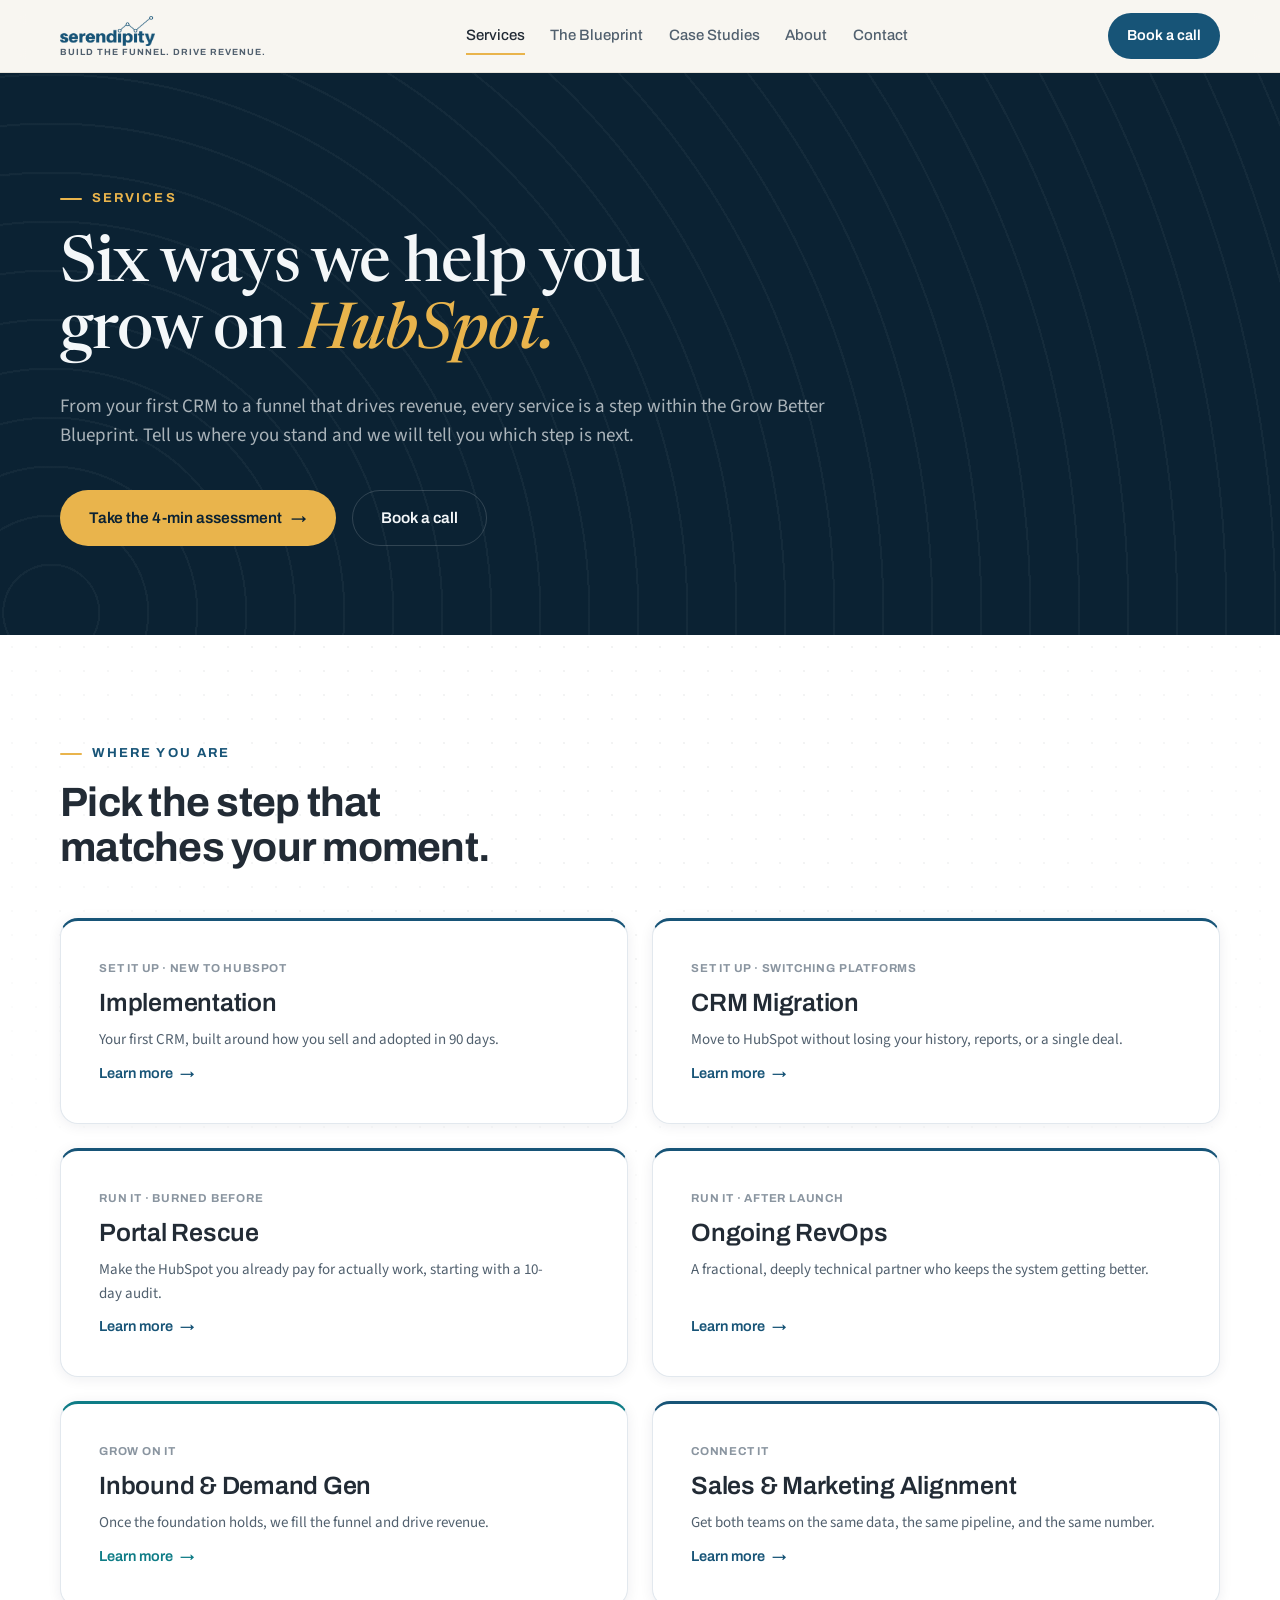
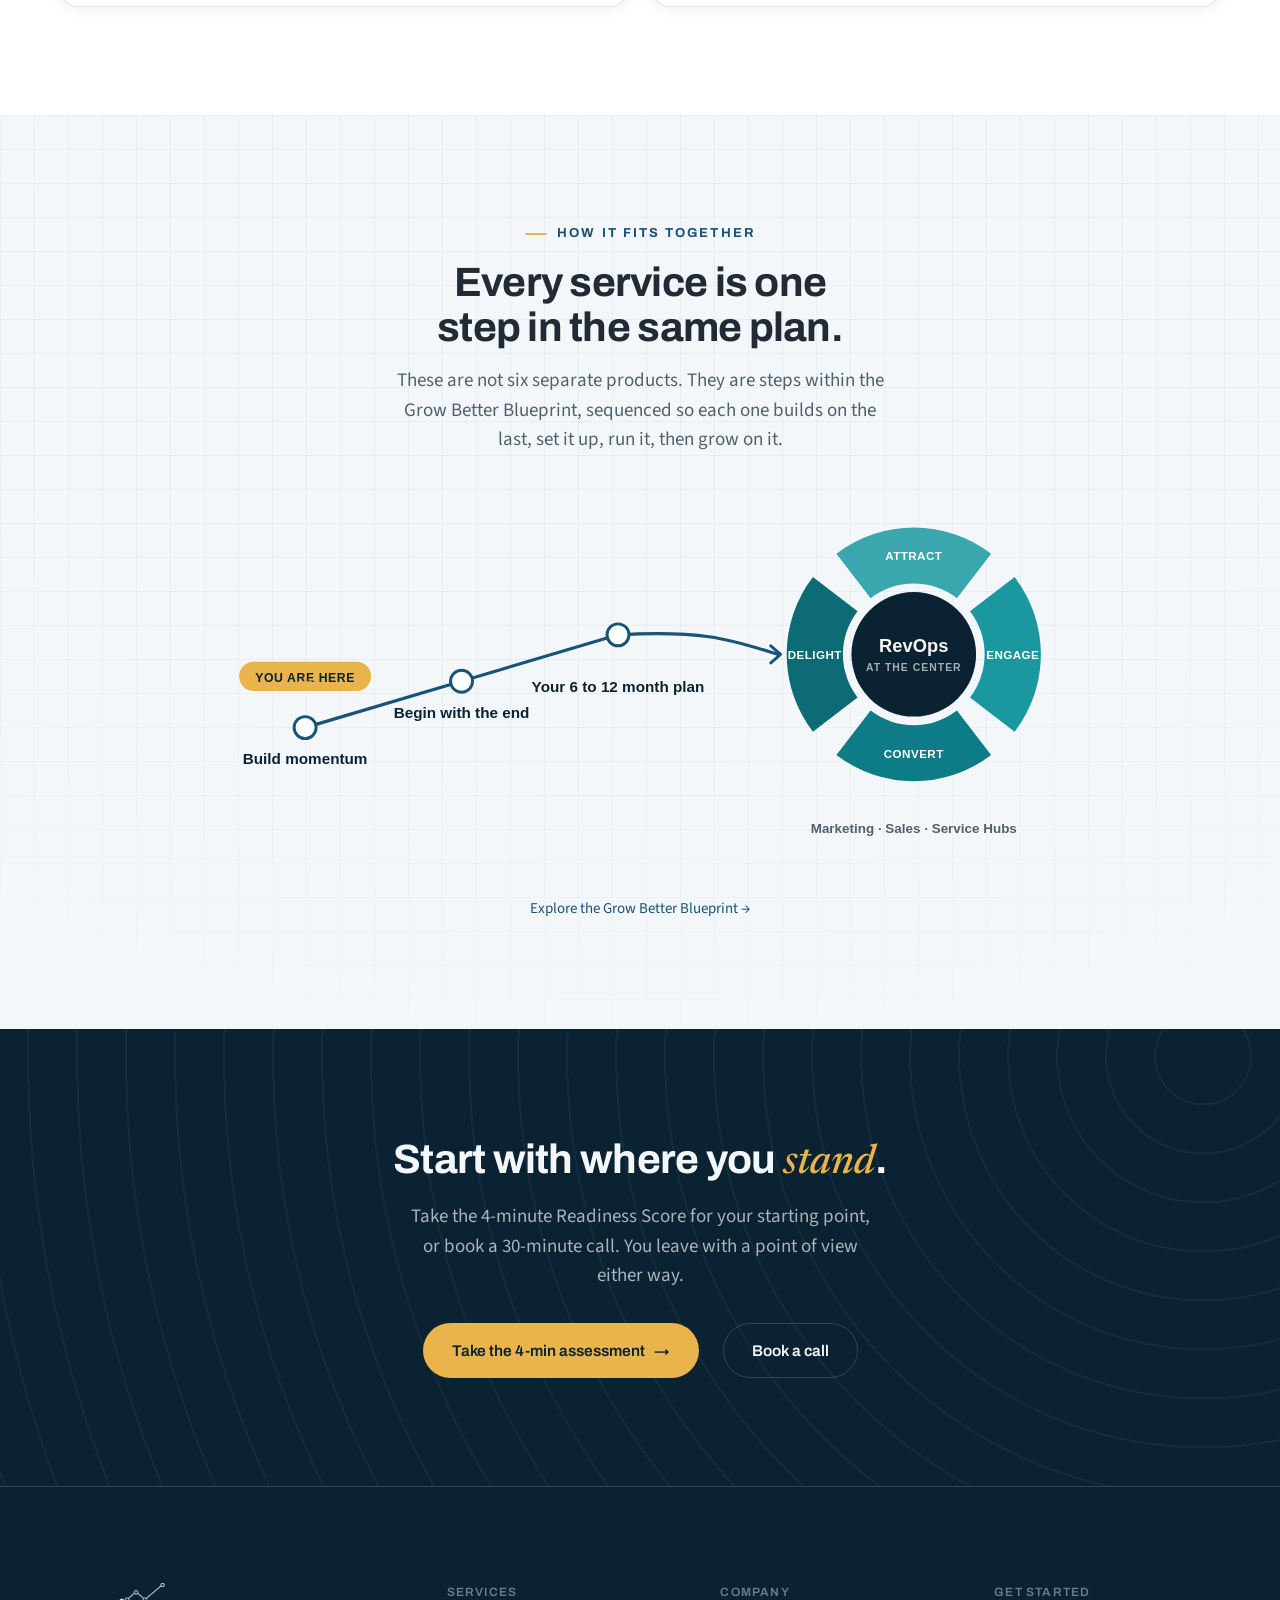
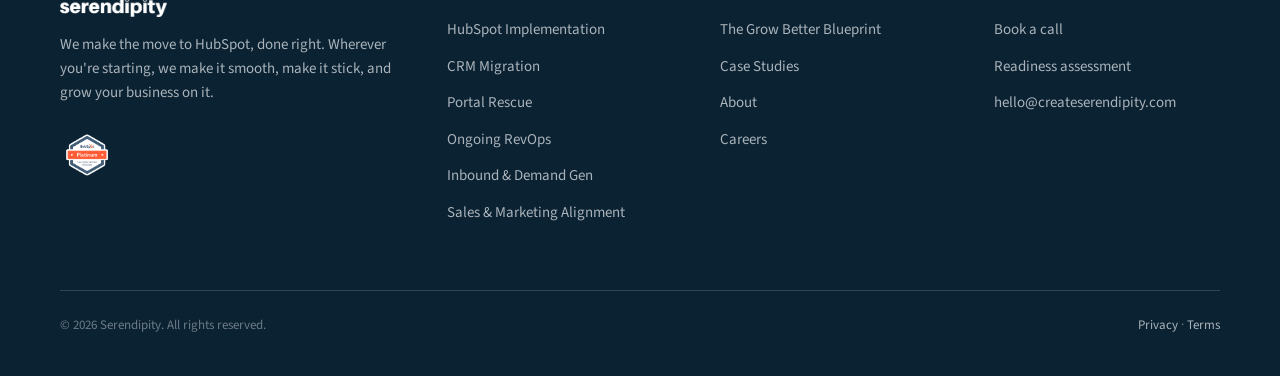
<file: services.html>
<!DOCTYPE html>
<html lang="en" data-density="comfortable">
<head>
<meta charset="utf-8">
<meta name="viewport" content="width=device-width, initial-scale=1">
<meta name="robots" content="noindex">
<link rel="preconnect" href="https://fonts.googleapis.com">
<link rel="preconnect" href="https://fonts.gstatic.com" crossorigin>
<link href="https://fonts.googleapis.com/css2?family=Newsreader:ital,opsz,wght@0,6..72,400;0,6..72,500;0,6..72,600;1,6..72,400;1,6..72,500&family=Source+Sans+3:ital,wght@0,400;0,500;0,600;0,700;1,400&family=Archivo:wght@500;600;700;800&display=swap" rel="stylesheet">
<link rel="icon" type="image/png" href="assets/favicon.png">
<meta name="theme-color" content="#0B2233">
<link rel="canonical" href="https://createserendipity.com/services.html">
<meta property="og:type" content="website">
<meta property="og:url" content="https://createserendipity.com/services.html">
<meta property="og:image" content="https://createserendipity.com/assets/imagery/hero.png">
<meta property="og:title" content="Services · Serendipity">
<meta property="og:description" content="Six ways we help you grow on HubSpot, from your first CRM to a funnel that drives revenue. Every service is a step within the Grow Better Blueprint, mapped to where you are.">

<title>Services · Serendipity</title>
<meta name="description" content="Six ways we help you grow on HubSpot: implementation, CRM migration, portal rescue, ongoing RevOps, inbound and demand gen, and sales and marketing alignment. Every service is a step within the Grow Better Blueprint, mapped to where you are.">
<link rel="stylesheet" href="css/tokens.css">
<link rel="stylesheet" href="css/base.css">
<link rel="stylesheet" href="css/sections.css">
<link rel="stylesheet" href="css/pages.css">
<link rel="stylesheet" href="css/service.css">
<link rel="stylesheet" href="css/site.css">
</head>
<body>

<header class="site-header" data-screen-label="Header">
  <div class="wrap">
    <a class="logo-link" href="index.html" aria-label="Serendipity home"><img class="logo-img" src="assets/logo/serendipity-logo.png" alt="Serendipity"><span class="logo-tag">Build the funnel. Drive revenue.</span></a>
    <nav class="main-nav" id="mainNav">
      <a href="services.html" aria-current="page">Services</a>
      <a href="grow-better-blueprint.html">The Blueprint</a>
      <a href="case-studies.html">Case Studies</a>
      <a href="about.html">About</a>
      <a href="contact.html">Contact</a>
    </nav>
    <div class="header-actions">
      <a class="btn btn-primary btn-sm" href="contact.html">Book a call</a>
      <button class="nav-toggle" aria-label="Open menu" aria-expanded="false" aria-controls="mainNav">Menu</button>
    </div>
  </div>
</header>

<main id="top">

  <!-- ===================== HERO (navy page-hero, no screenshot) ===================== -->
  <section class="page-hero scheme-navy tx-topo tx-left" data-screen-label="Hero">
    <div class="wrap">
      <div class="page-hero-inner">
        <span class="eyebrow">Services</span>
        <h1 class="reveal d1">Six ways we help you grow on <span class="hl-gold">HubSpot.</span></h1>
        <p class="lede reveal d2">From your first CRM to a funnel that drives revenue, every service is a step within the Grow Better Blueprint. Tell us where you stand and we will tell you which step is next.</p>
        <div class="hero-cta reveal d2">
          <a class="btn btn-gold" href="assessment.html">Take the 4-min assessment <span class="arrow">→</span></a>
          <a class="btn btn-ghost" href="contact.html">Book a call</a>
        </div>
      </div>
    </div>
  </section>

  <!-- ===================== THE SIX SERVICES (white) ===================== -->
  <section class="scheme-white tx-dots" data-screen-label="The services">
    <div class="wrap">
      <div class="section-head reveal">
        <span class="eyebrow">Where you are</span>
        <h2>Pick the step that matches your moment.</h2>
      </div>
      <div class="svc-index-grid reveal d1">
        <a class="svc-index-card" href="implementation.html">
          <span class="si-step">Set it up · New to HubSpot</span>
          <h3>Implementation</h3>
          <p>Your first CRM, built around how you sell and adopted in 90 days.</p>
          <span class="si-go">Learn more <span class="arrow">→</span></span>
        </a>
        <a class="svc-index-card" href="migration.html">
          <span class="si-step">Set it up · Switching platforms</span>
          <h3>CRM Migration</h3>
          <p>Move to HubSpot without losing your history, reports, or a single deal.</p>
          <span class="si-go">Learn more <span class="arrow">→</span></span>
        </a>
        <a class="svc-index-card" href="portal-rescue.html">
          <span class="si-step">Run it · Burned before</span>
          <h3>Portal Rescue</h3>
          <p>Make the HubSpot you already pay for actually work, starting with a 10-day audit.</p>
          <span class="si-go">Learn more <span class="arrow">→</span></span>
        </a>
        <a class="svc-index-card" href="revops.html">
          <span class="si-step">Run it · After launch</span>
          <h3>Ongoing RevOps</h3>
          <p>A fractional, deeply technical partner who keeps the system getting better.</p>
          <span class="si-go">Learn more <span class="arrow">→</span></span>
        </a>
        <a class="svc-index-card grow" href="demand-gen.html">
          <span class="si-step">Grow on it</span>
          <h3>Inbound &amp; Demand Gen</h3>
          <p>Once the foundation holds, we fill the funnel and drive revenue.</p>
          <span class="si-go">Learn more <span class="arrow">→</span></span>
        </a>
        <a class="svc-index-card" href="alignment.html">
          <span class="si-step">Connect it</span>
          <h3>Sales &amp; Marketing Alignment</h3>
          <p>Get both teams on the same data, the same pipeline, and the same number.</p>
          <span class="si-go">Learn more <span class="arrow">→</span></span>
        </a>
      </div>
    </div>
  </section>

  <!-- ===================== HOW IT FITS TOGETHER (cool-gray, blueprint figure) ===================== -->
  <section class="scheme-cool tx-graph" data-screen-label="How it fits together">
    <div class="wrap">
      <div class="section-head center reveal">
        <span class="eyebrow">How it fits together</span>
        <h2>Every service is one step in the same plan.</h2>
        <p class="lede">These are not six separate products. They are steps within the Grow Better Blueprint, sequenced so each one builds on the last, set it up, run it, then grow on it.</p>
      </div>
      <figure class="blueprint-figure reveal d1" style="margin-top: var(--s-6);">
        <img src="assets/brand/grow-better-blueprint.svg" alt="The Grow Better Blueprint journey: build momentum, begin with the end in mind, your 6 to 12 month plan, resolving into the Attract, Engage, Convert, Delight flywheel across Marketing, Sales, and Service Hubs with RevOps at the center, with a 'you are here' marker on the first step">
      </figure>
      <p class="bp-hubs reveal d1"><a href="grow-better-blueprint.html">Explore the Grow Better Blueprint <span class="arrow">→</span></a></p>
    </div>
  </section>

  <!-- ===================== CTA BAND (navy) ===================== -->
  <section class="cta-band scheme-navy tx-topo" data-screen-label="Final CTA">
    <div class="wrap">
      <div class="section-head center reveal">
        <h2>Start with where you <span class="hl-gold">stand</span>.</h2>
        <p class="lede">Take the 4-minute Readiness Score for your starting point, or book a 30-minute call. You leave with a point of view either way.</p>
      </div>
      <div class="cta-row reveal d1">
        <a class="btn btn-gold" href="assessment.html">Take the 4-min assessment <span class="arrow">→</span></a>
        <a class="btn btn-ghost" href="contact.html">Book a call</a>
      </div>
    </div>
  </section>

</main>

<!-- ===================== FOOTER ===================== -->
<footer class="site-footer" data-screen-label="Footer">
  <div class="wrap">
    <div class="footer-grid">
      <div class="footer-brand">
        <a class="logo-link" href="index.html"><img class="logo-img" src="assets/logo/serendipity-logo-white.png" alt="Serendipity"></a>
        <p>We make the move to HubSpot, done right. Wherever you're starting, we make it smooth, make it stick, and grow your business on it.</p>
        <img class="footer-badge" src="assets/badges/hubspot-platinum-badge.png" alt="HubSpot Platinum Solutions Partner">
      </div>
      <div>
        <h4>Services</h4>
        <ul>
          <li><a href="implementation.html">HubSpot Implementation</a></li>
          <li><a href="migration.html">CRM Migration</a></li>
          <li><a href="portal-rescue.html">Portal Rescue</a></li>
          <li><a href="revops.html">Ongoing RevOps</a></li>
          <li><a href="demand-gen.html">Inbound &amp; Demand Gen</a></li>
          <li><a href="alignment.html">Sales &amp; Marketing Alignment</a></li>
        </ul>
      </div>
      <div>
        <h4>Company</h4>
        <ul>
          <li><a href="grow-better-blueprint.html">The Grow Better Blueprint</a></li>
          <li><a href="case-studies.html">Case Studies</a></li>
          <li><a href="about.html">About</a></li>
          <li><a href="careers.html">Careers</a></li>
        </ul>
      </div>
      <div>
        <h4>Get started</h4>
        <ul>
          <li><a href="contact.html">Book a call</a></li>
          <li><a href="assessment.html">Readiness assessment</a></li>
          <li><a href="mailto:hello@createserendipity.com">hello@createserendipity.com</a></li>
        </ul>
      </div>
    </div>
    <div class="footer-legal">
      <span>© 2026 Serendipity. All rights reserved.</span>
      <span><a href="#">Privacy</a> · <a href="#">Terms</a></span>
    </div>
  </div>
</footer>
<script src="js/main.js"></script>

<script type="application/ld+json">
{"@context":"https://schema.org","@type":"ItemList","name":"Serendipity HubSpot services","description":"Six ways Serendipity helps you grow on HubSpot, from your first CRM to a funnel that drives revenue.","itemListElement":[{"@type":"ListItem","position":1,"name":"HubSpot Implementation","url":"https://createserendipity.com/implementation.html"},{"@type":"ListItem","position":2,"name":"CRM Migration","url":"https://createserendipity.com/migration.html"},{"@type":"ListItem","position":3,"name":"Portal Rescue","url":"https://createserendipity.com/portal-rescue.html"},{"@type":"ListItem","position":4,"name":"Ongoing RevOps","url":"https://createserendipity.com/revops.html"},{"@type":"ListItem","position":5,"name":"Inbound & Demand Gen","url":"https://createserendipity.com/demand-gen.html"},{"@type":"ListItem","position":6,"name":"Sales & Marketing Alignment","url":"https://createserendipity.com/alignment.html"}]}
</script>
</body>
</html>
</file>
<file: css/tokens.css>
/* ============================================================
   Serendipity — Design Tokens v2  ("Editorial + Evidence")
   Brand locked: navy #0B2233, gold #E9B44C, cream #F8F6F1,
   cool gray #F4F7F9, white, brand blue #175477.
   Type: Newsreader (display/numerals) · Archivo (headings/UI)
         · Source Sans 3 (body). Maps to HubSpot theme settings.
   ============================================================ */


:root {
  /* ---- Color roles (HubSpot theme > Colors) ---- */
  --c-navy:        #0B2233;   /* anchor / dark surface */
  --c-paper:       #F8F6F1;   /* default warm surface */
  --c-cool:        #F4F7F9;   /* secondary cool surface */
  --c-surface:     #FFFFFF;   /* cards */
  --c-accent:      #175477;   /* brand blue — links, diagram lines, data points */
  --c-marker:      #E9B44C;   /* gold — single accent: marker, key data, assessment */
  --c-marker-deep: #C8902F;
  --c-teal:        #0E7C86;   /* secondary accent — growth & adoption only */
  --c-teal-light:  #3AA6AE;   /* teal highlight on dark */
  --c-ink:         #222B35;   /* body text */
  --c-ink-2:       #51606E;   /* secondary text */
  --c-ink-3:       #8A95A0;   /* tertiary / captions */
  --c-line:        #E7E3DA;   /* hairlines on warm */
  --c-line-cool:   #E2E8EE;   /* hairlines on cool/white */

  /* on-navy */
  --c-on-dark:     #F4F7F9;
  --c-on-dark-2:   rgba(244, 247, 249, 0.68);
  --c-on-dark-3:   rgba(244, 247, 249, 0.42);
  --c-navy-soft:   rgba(244, 247, 249, 0.07);
  --c-navy-line:   rgba(244, 247, 249, 0.16);

  /* tints derived from brand blue */
  --c-accent-soft: color-mix(in oklab, var(--c-accent) 7%, #FFFFFF);
  --c-accent-line: color-mix(in oklab, var(--c-accent) 20%, #FFFFFF);
  --c-gold-soft:   color-mix(in oklab, var(--c-marker) 16%, #FFFFFF);
  --c-gold-line:   color-mix(in oklab, var(--c-marker) 42%, #FFFFFF);

  /* ---- Data-viz language ---- */
  --viz-line:  var(--c-accent);    /* thin navy/brand-blue lines */
  --viz-key:   var(--c-marker);    /* gold key data points */
  --viz-track-light: #E4E9EE;
  --viz-track-dark:  rgba(244, 247, 249, 0.14);

  /* ---- Type ---- */
  --ff-display: 'Newsreader', Georgia, 'Times New Roman', serif;  /* hero, pull-quotes, numerals */
  --ff-heading: 'Archivo', system-ui, -apple-system, sans-serif;  /* H2/H3, eyebrows, UI, buttons */
  --ff-body:    'Source Sans 3', system-ui, -apple-system, sans-serif;

  --fs-hero:    clamp(44px, 5.4vw, 76px);
  --fs-h2:      clamp(30px, 3.2vw, 46px);
  --fs-h3:      clamp(21px, 1.9vw, 27px);
  --fs-h4:      19px;
  --fs-body-lg: 19px;
  --fs-body:    17px;
  --fs-sm:      15px;
  --fs-xs:      13px;
  --fs-eyebrow: 13px;

  --lh-display: 1.05;
  --lh-h2:      1.1;
  --lh-body:    1.62;
  --track-eyebrow: 0.16em;

  /* ---- Spacing (8px base) ---- */
  --s-1: 8px;  --s-2: 16px; --s-3: 24px; --s-4: 32px;
  --s-5: 40px; --s-6: 48px; --s-8: 64px; --s-12: 96px;
  --section-y: clamp(64px, 8.5vw, 108px);
  --content-w: 1240px;

  /* ---- Shape & elevation ---- */
  --r-card: 18px;
  --r-media: 20px;
  --r-btn: 999px;
  --r-input: 12px;
  --r-pill: 999px;
  --r-sm: 10px;
  --shadow-card: 0 2px 14px rgba(11, 34, 51, 0.07);
  --shadow-card-hover: 0 14px 34px rgba(11, 34, 51, 0.14);
  --shadow-float: 0 24px 60px rgba(11, 34, 51, 0.22);

  /* ---- Motion ---- */
  --ease: cubic-bezier(0.4, 0, 0.2, 1);
  --dur: 180ms;

  /* ---- Friendly aliases (per build brief §2). Same values/roles as the
     --c-* system above; these map 1:1 to HubSpot theme fields at port time. ---- */
  --navy: var(--c-navy);
  --gold: var(--c-marker);
  --gold-deep: var(--c-marker-deep);
  --cream: var(--c-paper);
  --cool-gray: var(--c-cool);
  --white: var(--c-surface);
  --teal: var(--c-teal);
  --teal-tint: var(--c-teal-light);
  --brand-blue: var(--c-accent);
  --ink: var(--c-ink);
  --muted: var(--c-ink-2);
  --font-display: var(--ff-display);
  --font-ui: var(--ff-heading);
  --font-body: var(--ff-body);
}

/* density tweak */
html[data-density="compact"] { --section-y: clamp(48px, 6vw, 80px); }
</file>
<file: css/base.css>
/* ============================================================
   Serendipity R2 — global + section styles
   Section-scheme rhythm + "Editorial + Evidence" data-viz.
   ============================================================ */

/* ===================== Custom section textures ===================== */
.tx-dots, .tx-graph, .tx-topo { position: relative; isolation: isolate; }
.tx-dots::before, .tx-graph::before, .tx-topo::before { content: ""; position: absolute; inset: 0; z-index: -1; pointer-events: none; }
.tx-dots::before {
  background-image: radial-gradient(rgba(34,43,53,0.055) 1.2px, transparent 1.2px);
  background-size: 24px 24px;
  -webkit-mask-image: radial-gradient(ellipse 78% 68% at 50% 0%, #000 38%, transparent 100%);
  mask-image: radial-gradient(ellipse 78% 68% at 50% 0%, #000 38%, transparent 100%);
}
.tx-graph::before {
  background-image: linear-gradient(rgba(23,84,119,0.05) 1px, transparent 1px), linear-gradient(90deg, rgba(23,84,119,0.05) 1px, transparent 1px);
  background-size: 34px 34px;
  -webkit-mask-image: radial-gradient(ellipse 92% 82% at 50% 26%, #000 50%, transparent 100%);
  mask-image: radial-gradient(ellipse 92% 82% at 50% 26%, #000 50%, transparent 100%);
}
.tx-topo::before {
  background-image: repeating-radial-gradient(circle at 94% 6%, transparent 0 47px, rgba(244,247,249,0.045) 47px 49px);
}
.tx-topo.tx-left::before { background-position: -40% 60%; background-image: repeating-radial-gradient(circle at 4% 96%, transparent 0 47px, rgba(244,247,249,0.04) 47px 49px); }

/* ===================== Custom section textures end ===================== */

* { box-sizing: border-box; }
html { scroll-behavior: smooth; scroll-padding-top: 88px; }
@media (prefers-reduced-motion: reduce) { html { scroll-behavior: auto; } }
body {
  margin: 0;
  background: var(--c-paper);
  color: var(--c-ink);
  font-family: var(--ff-body);
  font-size: var(--fs-body);
  line-height: var(--lh-body);
  -webkit-font-smoothing: antialiased;
  text-rendering: optimizeLegibility;
}
img { max-width: 100%; display: block; }
a { color: var(--c-accent); text-decoration: none; transition: color var(--dur) var(--ease); }

h1, h2, h3, h4 { margin: 0; }
h1, .display {
  font-family: var(--ff-display); font-weight: 500;
  font-size: var(--fs-hero); line-height: var(--lh-display);
  letter-spacing: -0.012em; text-wrap: balance;
}
h2 {
  font-family: var(--ff-heading); font-weight: 700;
  font-size: var(--fs-h2); line-height: var(--lh-h2);
  letter-spacing: -0.018em; text-wrap: balance;
}
h3 { font-family: var(--ff-heading); font-weight: 600; font-size: var(--fs-h3); line-height: 1.22; letter-spacing: -0.01em; }
h4 { font-family: var(--ff-heading); font-weight: 600; font-size: var(--fs-h4); }
p { margin: 0; text-wrap: pretty; }
.num { font-family: var(--ff-display); font-weight: 500; font-variant-numeric: lining-nums; letter-spacing: -0.01em; }

.wrap { max-width: var(--content-w); margin: 0 auto; padding: 0 clamp(20px, 4vw, 40px); }
section { padding: var(--section-y) 0; }

/* ---------- Section schemes (the rhythm system) ---------- */
.scheme-cream   { background: var(--c-paper); }
.scheme-white   { background: var(--c-surface); }
.scheme-cool    { background: var(--c-cool); }
.scheme-navy    { background: var(--c-navy); color: var(--c-on-dark); }
.scheme-navy h2, .scheme-navy h3, .scheme-navy h1 { color: var(--c-on-dark); }
.scheme-navy .lede { color: var(--c-on-dark-2); }
.scheme-white + .scheme-white, .scheme-cream + .scheme-cream { border-top: 1px solid var(--c-line); }

/* ---------- Eyebrow / lede / marker ---------- */
.eyebrow {
  font-family: var(--ff-heading); font-size: var(--fs-eyebrow); font-weight: 700;
  letter-spacing: var(--track-eyebrow); text-transform: uppercase;
  color: var(--c-accent); display: inline-flex; align-items: center; gap: 10px;
}
.eyebrow::before { content: ""; width: 22px; height: 2px; background: var(--c-marker); border-radius: 2px; }
.scheme-navy .eyebrow { color: var(--c-marker); }
.lede { font-size: var(--fs-body-lg); color: var(--c-ink-2); line-height: 1.55; }
.mark-it {
  font-style: italic;
  background-image: linear-gradient(transparent 66%, color-mix(in oklab, var(--c-marker) 62%, transparent) 66%);
  padding: 0 3px;
}
.section-head { display: flex; flex-direction: column; gap: var(--s-2); max-width: 680px; }
.section-head.center { align-items: center; text-align: center; margin: 0 auto; }
.section-head.center .lede { max-width: 56ch; }

/* editorial accent words inside headlines (serif italic + color) */
.hl-gold, .hl-teal { font-family: var(--ff-display); font-style: italic; font-weight: 500; letter-spacing: 0; }
.hl-gold { color: var(--c-marker-deep); }
.hl-teal { color: var(--c-teal); }
.scheme-navy .hl-gold { color: var(--c-marker); }
.scheme-navy .hl-teal { color: var(--c-teal-light); }

/* ---------- Buttons ---------- */
.btn {
  display: inline-flex; align-items: center; justify-content: center; gap: 9px;
  font-family: var(--ff-heading); font-size: 15.5px; font-weight: 600;
  border-radius: var(--r-btn); padding: 14px 28px; border: 1.5px solid transparent;
  cursor: pointer; text-decoration: none !important; white-space: nowrap;
  transition: transform var(--dur) var(--ease), box-shadow var(--dur) var(--ease), background var(--dur) var(--ease), color var(--dur) var(--ease), border-color var(--dur) var(--ease);
}
.btn .arrow { transition: transform var(--dur) var(--ease); }
.btn:hover .arrow { transform: translateX(3px); }
.btn-primary { background: var(--c-accent); color: #fff !important; }
.btn-primary:hover { background: color-mix(in oklab, var(--c-accent) 86%, #000); transform: translateY(-1px); box-shadow: 0 10px 24px color-mix(in oklab, var(--c-accent) 32%, transparent); }
.btn-gold { background: var(--c-marker); color: var(--c-navy) !important; }
.btn-gold:hover { background: color-mix(in oklab, var(--c-marker) 90%, #000); transform: translateY(-1px); box-shadow: 0 10px 24px rgba(233, 180, 76, 0.4); }
.btn-ghost { background: transparent; color: var(--c-ink) !important; border-color: color-mix(in oklab, var(--c-ink) 26%, transparent); }
.btn-ghost:hover { border-color: var(--c-ink); transform: translateY(-1px); }
.scheme-navy .btn-ghost { color: var(--c-on-dark) !important; border-color: var(--c-navy-line); }
.scheme-navy .btn-ghost:hover { border-color: var(--c-on-dark); background: var(--c-navy-soft); }
.btn-light { background: var(--c-surface); color: var(--c-ink) !important; }
.btn-light:hover { background: #fff; transform: translateY(-1px); box-shadow: var(--shadow-card-hover); }
.btn-sm { padding: 10px 18px; font-size: 14.5px; }

/* number chip beside CTAs */
.cta-row { display: flex; align-items: center; gap: var(--s-3); flex-wrap: wrap; }
.cta-stat { font-size: var(--fs-sm); color: var(--c-ink-2); display: inline-flex; align-items: center; gap: 8px; }
.cta-stat b { color: var(--c-ink); font-weight: 700; }
.scheme-navy .cta-stat { color: var(--c-on-dark-2); }
.scheme-navy .cta-stat b { color: var(--c-on-dark); }

/* generic pill / chip */
.pill {
  display: inline-flex; align-items: center; gap: 7px;
  font-family: var(--ff-heading); font-size: 12.5px; font-weight: 700;
  letter-spacing: 0.04em; text-transform: uppercase; white-space: nowrap;
  padding: 6px 13px; border-radius: 999px;
  background: var(--c-accent-soft); color: var(--c-accent); border: 1px solid var(--c-accent-line);
}
.pill-gold { background: var(--c-gold-soft); color: var(--c-marker-deep); border-color: var(--c-gold-line); }
.pill-time { background: var(--c-navy); color: var(--c-on-dark); border: none; }
.pill .dot { width: 6px; height: 6px; border-radius: 50%; background: currentColor; }

/* ---------- Header ---------- */
.site-header {
  position: sticky; top: 0; z-index: 60;
  background: color-mix(in srgb, var(--c-paper) 86%, transparent);
  backdrop-filter: blur(12px); border-bottom: 1px solid var(--c-line);
}
.site-header .wrap { display: flex; align-items: center; justify-content: space-between; height: 72px; gap: var(--s-3); }
.logo-link { display: inline-flex; align-items: center; }
.logo-img { height: 30px; width: auto; display: block; }
.main-nav { display: flex; align-items: center; gap: clamp(14px, 2vw, 26px); }
.main-nav a { font-family: var(--ff-heading); font-size: 15px; font-weight: 500; color: var(--c-ink-2); padding: 6px 0; border-bottom: 2px solid transparent; transition: color var(--dur) var(--ease), border-color var(--dur) var(--ease); }
.main-nav a:hover, .main-nav a[aria-current="page"] { color: var(--c-ink); border-bottom-color: var(--c-marker); }
.header-actions { display: flex; align-items: center; gap: 14px; }
.header-actions .ghost-link { font-family: var(--ff-heading); font-size: 14.5px; font-weight: 600; color: var(--c-ink); }
.header-actions .ghost-link:hover { color: var(--c-accent); }
.nav-toggle { display: none; background: none; border: 1px solid var(--c-line); border-radius: 10px; padding: 9px 12px; cursor: pointer; color: var(--c-ink); font-family: var(--ff-heading); font-weight: 600; }

/* ---------- Reveal: transform-only slide. Opacity is NEVER animated, so content
   is always visible even if a transition is interrupted/frozen mid-flight. ---------- */
@media (prefers-reduced-motion: no-preference) {
  html.reveal-ready .reveal { transition: transform 0.6s var(--ease); }
  html.reveal-ready .reveal:not(.in) { transform: translateY(16px); }
  html.reveal-ready .reveal.in.d1 { transition-delay: 0.07s; }
  html.reveal-ready .reveal.in.d2 { transition-delay: 0.14s; }
  html.reveal-ready .reveal.in.d3 { transition-delay: 0.21s; }
  html.reveal-ready .reveal.in { transform: none; }
}
</file>
<file: css/sections.css>
/* ============================================================
   Serendipity R3 — "Editorial + Evidence", reworked
   Left-aligned editorial anchors · asymmetric splits ·
   imagery as structure · flat surfaces (no decorative gradients) ·
   built data-viz. Reuses tokens-v2.css + site-v2-base.css.
   ============================================================ */

/* section heads are LEFT-aligned by default (break the center axis); .center opts in */
.section-head { max-width: 660px; }
.section-head.center { align-items: center; text-align: center; margin: 0 auto; }

.split { display: grid; gap: clamp(32px, 5vw, 72px); align-items: center; }
.split-55-45 { grid-template-columns: 55fr 45fr; }
.split-60-40 { grid-template-columns: 60fr 40fr; }
.split-40-60 { grid-template-columns: 40fr 60fr; }
.col { display: flex; flex-direction: column; gap: var(--s-3); align-items: flex-start; }

/* img placeholders: clearly visible empty state */

/* ===================== 1 · HERO (full-bleed photo scene) ===================== */
.hero { position: relative; overflow: hidden; min-height: clamp(540px, 76vh, 740px); display: flex; align-items: center; }
.hero-bg { position: absolute; inset: 0; z-index: 0; }
.hero-bg img { width: 100%; height: 100%; }
.hero-scrim { position: absolute; inset: 0; z-index: 1; background: linear-gradient(90deg, rgba(11,34,51,0.93) 0%, rgba(11,34,51,0.78) 42%, rgba(11,34,51,0.34) 100%); }
.hero .wrap { position: relative; z-index: 2; width: 100%; }
.hero-copy { align-items: flex-start; max-width: 56%; }
.hero-copy h1 { color: var(--c-on-dark); }
.hero-copy .lede { color: var(--c-on-dark); max-width: 30em; }
.hero .mark-it { background: var(--c-marker); background-image: none; color: var(--c-navy); font-style: italic; padding: 0 8px; border-radius: 4px; }
.hero-chips { display: flex; gap: 10px; flex-wrap: wrap; }
.hero-cta { display: flex; align-items: center; gap: var(--s-2); flex-wrap: wrap; margin-top: 4px; }
.hero-media { position: relative; display: flex; flex-direction: column; justify-content: center; }
.hero-proof { display: inline-flex; align-items: center; gap: 16px; align-self: flex-start; background: var(--c-surface); border: 1px solid var(--c-line); border-radius: 14px; padding: 12px 18px; box-shadow: var(--shadow-card); margin-top: var(--s-1); }
.hero-badge { height: 58px; width: auto; flex: none; }
.hero-proof-text { display: flex; flex-direction: column; gap: 4px; }
.hero-proof-text .proof-rating { display: inline-flex; align-items: center; gap: 8px; color: var(--c-ink); }
.hero-proof-text .stars { color: var(--c-marker); font-size: 15px; letter-spacing: 2px; line-height: 1; }
.hero-proof-text .proof-rating b { font-weight: 700; font-family: var(--ff-display); font-size: 17px; }
.hero-proof-text .proof-sub { font-size: 13.5px; color: var(--c-ink-2); white-space: nowrap; }
.hero-proof-text .proof-sub a { font-weight: 600; color: var(--c-accent); }

.video-card { position: relative; border-radius: var(--r-media); overflow: hidden; box-shadow: var(--shadow-float); aspect-ratio: 16 / 9; background: var(--c-navy); }
.video-card img, .video-card video { position: absolute; inset: 0; width: 100%; height: 100%; object-fit: cover; }
.video-frame-tag { position: absolute; top: 14px; left: 14px; z-index: 3; display: inline-flex; align-items: center; gap: 7px; font-family: var(--ff-heading); font-size: 12px; font-weight: 700; letter-spacing: 0.04em; text-transform: uppercase; color: #fff; background: rgba(11, 34, 51, 0.5); backdrop-filter: blur(8px); padding: 7px 12px; border-radius: 999px; }
.video-frame-tag .live-dot { width: 7px; height: 7px; border-radius: 50%; background: var(--c-marker); animation: livePulse 2.4s var(--ease) infinite; }
@keyframes livePulse { 0% { box-shadow: 0 0 0 0 rgba(233,180,76,.55); } 70% { box-shadow: 0 0 0 8px rgba(233,180,76,0); } 100% { box-shadow: 0 0 0 0 rgba(233,180,76,0); } }
@media (prefers-reduced-motion: reduce) { .live-dot { animation: none; } }
.play-btn { position: absolute; left: 50%; top: 50%; transform: translate(-50%, -50%); z-index: 4; width: 72px; height: 72px; border-radius: 50%; border: none; cursor: pointer; background: rgba(255,255,255,0.94); display: flex; align-items: center; justify-content: center; box-shadow: 0 12px 32px rgba(11,34,51,0.34); transition: transform var(--dur) var(--ease); }
.play-btn:hover { transform: translate(-50%, -50%) scale(1.06); }
.play-btn svg { margin-left: 4px; }
.video-caption { position: absolute; left: 14px; bottom: 14px; z-index: 3; }
.video-caption .vc-name { font-family: var(--ff-heading); font-size: 13px; font-weight: 600; color: #fff; background: rgba(11,34,51,0.5); backdrop-filter: blur(8px); padding: 6px 12px; border-radius: 999px; }
.video-stat { position: absolute; right: -14px; bottom: -22px; z-index: 5; background: var(--c-surface); border-radius: 16px; padding: 13px 17px; box-shadow: var(--shadow-card-hover); display: flex; flex-direction: column; gap: 2px; max-width: 196px; }
.video-stat b { font-family: var(--ff-display); font-size: 30px; font-weight: 500; color: var(--c-accent); line-height: 1; }
.video-stat span { font-size: 12.5px; color: var(--c-ink-2); }

/* ===================== 2 · TRUST BAR (light press + navy clients) ===================== */
.trust-grid { display: grid; grid-template-columns: 1fr 1fr; gap: var(--s-3); align-items: stretch; }
.trust-col { border-radius: var(--r-card); padding: clamp(24px, 3vw, 38px); display: flex; flex-direction: column; gap: var(--s-4); }
.trust-col.press { background: var(--c-paper); border: 1px solid var(--c-line); }
.trust-col.clients { background: var(--c-navy); }
.trust-col.press .eyebrow { color: var(--c-accent); }
.trust-col.clients .eyebrow { color: var(--c-marker); }
.press-grid, .client-grid { display: grid; grid-template-columns: repeat(3, 1fr); gap: clamp(24px, 3vw, 40px); align-content: center; justify-items: center; align-items: center; flex: 1; }
.press-grid img, .client-grid img { height: 26px; width: auto; max-width: 100%; object-fit: contain; }
.press-grid img { opacity: 0.5; filter: grayscale(1); }
.client-grid img { opacity: 0.92; }

/* ===================== 3 · PROBLEM (navy, full-bleed photo) ===================== */
.problem { position: relative; overflow: hidden; }
.problem-bg { position: absolute; inset: 0; z-index: 0; }
.problem-bg img { width: 100%; height: 100%; }
.problem-scrim { position: absolute; inset: 0; z-index: 1; background: rgba(11, 34, 51, 0.88); }
.problem .wrap { position: relative; z-index: 2; }
.problem-grid { display: grid; grid-template-columns: 1.1fr 0.9fr; gap: clamp(36px, 5vw, 72px); align-items: center; }
.problem-stack { display: flex; flex-direction: column; align-items: center; gap: clamp(36px, 5vw, 56px); }
.problem-copy.center-block { max-width: 820px; text-align: center; display: flex; flex-direction: column; gap: var(--s-3); }
.problem-copy.center-block .problem-sub { font-size: var(--fs-body-lg); color: var(--c-on-dark); font-weight: 600; }
.problem-copy.center-block .problem-pivot { font-size: var(--fs-body); color: var(--c-on-dark-2); }
.problem-stack .gauge { width: 100%; max-width: 640px; }
.pain-list { list-style: none; margin: 0; padding: 0; display: flex; flex-direction: column; gap: 14px; width: 100%; }
.pain-list li { font-family: var(--ff-display); font-size: clamp(20px, 2vw, 27px); line-height: 1.32; color: var(--c-on-dark); font-style: italic; padding-left: 26px; position: relative; }
.pain-list li::before { content: ""; position: absolute; left: 0; top: 0.62em; width: 12px; height: 2px; background: var(--c-marker); }
.problem-pivot { font-size: var(--fs-body-lg); color: var(--c-on-dark-2); max-width: 34em; }
.problem-pivot b { color: var(--c-on-dark); font-weight: 600; }

/* stat gauge */
.gauge { background: var(--c-navy-soft); border: 1px solid var(--c-navy-line); border-radius: var(--r-card); padding: clamp(24px, 3vw, 32px); display: flex; flex-direction: column; gap: var(--s-4); backdrop-filter: blur(2px); }
.gauge-head { font-family: var(--ff-heading); font-size: 12.5px; font-weight: 700; letter-spacing: 0.1em; text-transform: uppercase; color: var(--c-on-dark-2); }
.gauge-row { display: flex; flex-direction: column; gap: 10px; }
.gauge-row .g-label { display: flex; align-items: baseline; justify-content: space-between; gap: 12px; }
.gauge-row .g-label span { font-size: var(--fs-sm); color: var(--c-on-dark-2); }
.gauge-row .g-label .num { font-size: 40px; line-height: 0.9; color: var(--c-on-dark); font-family: var(--ff-display); }
.gauge-row.key .g-label .num { color: var(--c-marker); }
.gauge-track { height: 12px; border-radius: 999px; background: rgba(244,247,249,0.14); overflow: hidden; }
.gauge-fill { height: 100%; border-radius: 999px; }
.gauge-fill.muted { background: rgba(244,247,249,0.42); }
.gauge-fill.gold { background: linear-gradient(90deg, var(--c-marker-deep), var(--c-marker)); }
.gauge-foot { font-size: var(--fs-xs); color: var(--c-on-dark-3); border-top: 1px solid var(--c-navy-line); padding-top: 14px; }

/* ===================== 4 · HOW WE HELP (white, uneven bento, 5 ways) ===================== */
.help-head { display: flex; align-items: flex-end; justify-content: space-between; gap: var(--s-4); flex-wrap: wrap; margin-bottom: var(--s-6); }
.stepper { display: flex; align-items: center; gap: 10px; }
.stepper .step { font-family: var(--ff-heading); font-size: 12px; font-weight: 700; letter-spacing: 0.06em; text-transform: uppercase; color: var(--c-ink-3); display: inline-flex; align-items: center; gap: 10px; }
.stepper .step b { color: var(--c-accent); font-weight: 700; }
.stepper .step::after { content: "→"; color: var(--c-line); margin-left: 2px; }
.stepper .step:last-child::after { display: none; }
.stepper .step.grow b { color: var(--c-marker-deep); }

.bento { display: grid; grid-template-columns: repeat(2, 1fr); gap: var(--s-3); }
.svc-row { display: flex; gap: var(--s-3); overflow-x: auto; padding-bottom: 12px; scrollbar-width: thin; scrollbar-color: var(--c-line) transparent; }
.svc-row::-webkit-scrollbar { height: 7px; }
.svc-row::-webkit-scrollbar-track { background: transparent; }
.svc-row::-webkit-scrollbar-thumb { background: var(--c-line); border-radius: 99px; }
.svc-row > .svc-card { flex: 1 1 0; min-width: 246px; }
.svc-card { background: var(--c-surface); border: 1px solid var(--c-line-cool); border-radius: var(--r-card); padding: clamp(22px, 2.4vw, 28px); display: flex; flex-direction: column; gap: 14px; align-items: flex-start; transition: transform var(--dur) var(--ease), box-shadow var(--dur) var(--ease), border-color var(--dur) var(--ease); }
.svc-card:hover { transform: translateY(-3px); box-shadow: var(--shadow-card-hover); border-color: transparent; }
.svc-top { display: flex; align-items: center; justify-content: space-between; gap: 10px; width: 100%; }
.svc-step { font-family: var(--ff-heading); font-size: 11px; font-weight: 700; letter-spacing: 0.09em; text-transform: uppercase; color: var(--c-accent); }
.svc-card h3 { font-size: 21px; }
.svc-desc { font-size: var(--fs-sm); color: var(--c-ink-2); flex: 1; }
.svc-shot { width: 100%; border-radius: 12px; overflow: hidden; border: 1px solid var(--c-line-cool); }
.svc-shot img { width: 100%; aspect-ratio: 4 / 3; }
.svc-link { font-family: var(--ff-heading); font-weight: 600; font-size: 14.5px; display: inline-flex; gap: 6px; align-items: center; }

/* growth (5th) card — set apart, full width */
/* growth (5th) card — set apart as Phase Two */
.grow-phase { margin-top: clamp(56px, 7vw, 88px); padding-top: clamp(40px, 5vw, 64px); border-top: 1px solid var(--c-line); }
.grow-phase .section-head.center { margin-bottom: var(--s-6); }
.phase-kicker { font-family: var(--ff-heading); font-size: 12.5px; font-weight: 700; letter-spacing: 0.16em; text-transform: uppercase; }
.phase-kicker.phase-1 { color: var(--c-accent); }
.phase-kicker.phase-2 { color: var(--c-teal); }
.svc-grow { background: var(--c-navy); color: var(--c-on-dark); border: none; display: grid; grid-template-columns: 1.15fr 0.85fr; gap: clamp(24px, 4vw, 56px); align-items: center; padding: clamp(26px, 3vw, 40px); border-radius: var(--r-card); }
.svc-grow:hover { transform: none; box-shadow: none; }
.grow-copy { display: flex; flex-direction: column; gap: 14px; align-items: flex-start; }
.grow-transition { font-family: var(--ff-display); font-style: italic; font-size: clamp(18px, 1.9vw, 23px); color: var(--c-teal-light); line-height: 1.2; }
.grow-copy h3 { color: var(--c-on-dark); font-size: clamp(22px, 2.4vw, 30px); }
.grow-copy .svc-step { color: var(--c-teal-light); }
.grow-copy .svc-desc { color: var(--c-on-dark-2); flex: none; }
.grow-plays { display: flex; gap: 8px; flex-wrap: wrap; }
.grow-plays span { font-family: var(--ff-heading); font-size: 12px; font-weight: 600; letter-spacing: 0.03em; color: var(--c-on-dark); background: var(--c-navy-soft); border: 1px solid var(--c-navy-line); padding: 6px 12px; border-radius: 999px; }
.grow-plays span.abm { background: var(--c-teal); color: #fff; border-color: transparent; }
.grow-viz { background: var(--c-navy-soft); border: 1px solid var(--c-navy-line); border-radius: 14px; padding: 22px; display: flex; flex-direction: column; gap: 14px; justify-content: center; }
.grow-viz .gv-head { font-family: var(--ff-heading); font-size: 11px; font-weight: 700; letter-spacing: 0.1em; text-transform: uppercase; color: var(--c-on-dark-2); text-align: center; }
.pyramid { display: flex; flex-direction: column; align-items: center; gap: 4px; }
.pyr { height: 30px; }
.pyr.t1 { width: 46%; background: var(--c-teal-light); clip-path: polygon(50% 0, 100% 100%, 0 100%); }
.pyr.t2 { width: 72%; background: rgba(58,166,174,0.7); clip-path: polygon(18% 0, 82% 0, 100% 100%, 0 100%); }
.pyr.t3 { width: 100%; background: rgba(58,166,174,0.4); clip-path: polygon(14% 0, 86% 0, 100% 100%, 0 100%); }
.tier-legend { list-style: none; margin: 0; padding: 0; display: grid; gap: 8px; }
.tier-legend li { display: flex; align-items: center; gap: 10px; font-size: 12.5px; color: var(--c-on-dark-2); }
.tier-legend .tl-dot { width: 9px; height: 9px; border-radius: 2px; flex: none; }
.tier-legend .tl-dot.t1 { background: var(--c-teal-light); }
.tier-legend .tl-dot.t2 { background: rgba(58,166,174,0.7); }
.tier-legend .tl-dot.t3 { background: rgba(58,166,174,0.4); }
.tier-legend li b { margin-left: auto; font-size: 15px; color: var(--c-on-dark); }

/* ===================== 4.5 · CERTIFICATIONS ===================== */
.certs .section-head.center { margin: 0 auto var(--s-6); }
.cert-stats { display: grid; grid-template-columns: repeat(4, 1fr); gap: var(--s-3); margin-bottom: var(--s-6); }
.cert-stat { display: flex; flex-direction: column; gap: 4px; align-items: center; text-align: center; padding: var(--s-3) var(--s-2); background: var(--c-surface); border: 1px solid var(--c-line); border-radius: var(--r-card); }
.cert-stat b { font-family: var(--ff-display); font-weight: 500; font-size: clamp(24px, 2.4vw, 32px); line-height: 1; color: var(--c-accent); }
.cert-stat span { font-size: 13px; color: var(--c-ink-2); }
.cert-badges { display: flex; flex-wrap: wrap; justify-content: center; gap: clamp(20px, 3vw, 44px); }
.cert-badge { margin: 0; width: 130px; display: flex; flex-direction: column; align-items: center; text-align: center; gap: 12px; }
.cert-badge img { width: 96px; height: 96px; }
.cert-badge figcaption { font-family: var(--ff-heading); font-size: 12.5px; font-weight: 600; color: var(--c-ink-2); line-height: 1.3; max-width: 13ch; }

/* ===================== 7.5 · PULL-QUOTE ===================== */
.pullquote { padding: clamp(56px, 8vw, 104px) 0; }
.pullquote .wrap { max-width: 1000px; margin: 0 auto; text-align: center; display: flex; flex-direction: column; align-items: center; gap: var(--s-4); }
.pq-rule { width: 48px; height: 3px; border-radius: 3px; background: var(--c-marker); }
.pq { font-family: var(--ff-display); font-weight: 400; font-size: clamp(28px, 3.8vw, 50px); line-height: 1.22; letter-spacing: -0.01em; color: var(--c-ink); text-wrap: balance; }

/* ===================== 5 · 30/90 METHOD (full-width diagram) ===================== */
.method-body { display: flex; flex-direction: column; gap: var(--s-5); }
.method-body .section-head { max-width: 680px; }
.method-body { display: flex; flex-direction: column; gap: var(--s-4); }
.plan-badge { display: inline-flex; align-items: center; gap: 8px; font-family: var(--ff-heading); font-size: 12px; font-weight: 700; letter-spacing: 0.08em; text-transform: uppercase; color: var(--c-marker-deep); }
.plan-badge::before { content: ""; width: 18px; height: 18px; border-radius: 50%; background: var(--c-gold-soft); border: 1px solid var(--c-gold-line); display: grid; place-items: center; }
.rail-scale { display: flex; align-items: center; justify-content: space-between; margin-bottom: var(--s-2); padding: 0 6px; }
.rail-flag { font-family: var(--ff-heading); font-size: 12px; font-weight: 700; letter-spacing: 0.04em; text-transform: uppercase; }
.rail-flag .num { font-size: 16px; }
.rail-flag.start { color: var(--c-ink-3); }
.rail-flag.live { color: var(--c-accent); }
.rail-flag.adopt { color: var(--c-teal); }
.method-rail { position: relative; display: grid; grid-template-columns: repeat(4, 1fr); gap: var(--s-2); }
.method-rail::before { content: ""; position: absolute; top: 9px; left: 12.5%; right: 12.5%; height: 2px; background: linear-gradient(90deg, var(--c-accent), var(--c-teal)); z-index: 0; }
.phase { position: relative; display: flex; flex-direction: column; gap: 8px; padding-top: 30px; }
.phase-node { position: absolute; top: 0; left: 50%; transform: translateX(-50%); width: 18px; height: 18px; border-radius: 50%; background: var(--c-cool); border: 2px solid var(--c-accent); z-index: 1; }
.phase:last-child .phase-node { border-color: var(--c-teal); }
.phase-days { font-family: var(--ff-heading); font-size: 11px; font-weight: 700; letter-spacing: 0.05em; text-transform: uppercase; color: var(--c-accent); }
.phase:last-child .phase-days { color: var(--c-teal); }
.phase h4 { font-size: 18px; }
.phase p { font-size: 13.5px; color: var(--c-ink-2); }

/* ===================== 6 · STAKES (side-by-side before / after) ===================== */
.ba-card { display: grid; grid-template-columns: 1fr 1fr; border-radius: var(--r-card); overflow: hidden; box-shadow: var(--shadow-card-hover); }
.ba-col { padding: clamp(24px, 3.2vw, 44px); display: flex; flex-direction: column; gap: var(--s-3); }
.ba-before { background: #ECEAE2; }
.ba-after { background: var(--c-navy); color: var(--c-on-dark); }
.ba-label { font-family: var(--ff-heading); font-size: 13px; font-weight: 700; letter-spacing: 0.08em; text-transform: uppercase; }
.ba-before .ba-label { color: var(--c-ink-3); }
.ba-after .ba-label { color: var(--c-teal-light); }
.ba-list { list-style: none; margin: 0; padding: 0; display: flex; flex-direction: column; }
.ba-list li { display: flex; gap: 11px; align-items: center; font-size: var(--fs-body); min-height: 58px; padding: 8px 0; }
.ba-list li + li { border-top: 1px solid rgba(34,43,53,0.08); }
.ba-after .ba-list li + li { border-top-color: var(--c-navy-line); }
.ba-before .ba-list li { color: var(--c-ink-2); }
.ba-before .ba-list li::before { content: ""; width: 14px; height: 2px; background: var(--c-ink-3); flex: none; }
.ba-after .ba-list li { color: var(--c-on-dark); }
.ba-after .ba-list li::before { content: "✓"; color: var(--c-teal-light); font-weight: 700; flex: none; }
.ba-payoff { text-align: center; max-width: 760px; margin: var(--s-5) auto 0; font-family: var(--ff-display); font-size: clamp(20px, 2.3vw, 30px); line-height: 1.32; color: var(--c-ink); }
.ba-payoff b { color: var(--c-teal); font-style: italic; }
.stakes .wrap { display: flex; flex-direction: column; gap: var(--s-6); }
.transform-card { position: relative; display: grid; grid-template-columns: 1fr 1fr; border-radius: var(--r-card); overflow: hidden; box-shadow: var(--shadow-card-hover); }
.tf-side { padding: clamp(28px, 3.6vw, 48px); display: flex; flex-direction: column; gap: var(--s-3); }
.tf-before { background: #ECEAE2; }
.tf-after { background: var(--c-navy); color: var(--c-on-dark); }
.tf-day { font-family: var(--ff-heading); font-size: 12px; font-weight: 700; letter-spacing: 0.1em; text-transform: uppercase; }
.tf-before .tf-day { color: var(--c-ink-3); }
.tf-after .tf-day { color: var(--c-teal-light); }
.tf-side h3 { font-size: clamp(20px, 2.1vw, 27px); line-height: 1.2; }
.tf-before h3 { color: var(--c-ink-2); }
.tf-after h3 { color: var(--c-on-dark); }
.tf-list { list-style: none; margin: 0; padding: 0; display: flex; flex-direction: column; gap: 13px; }
.tf-list li { display: flex; gap: 12px; align-items: baseline; font-size: var(--fs-sm); }
.tf-before .tf-list li { color: var(--c-ink-3); }
.tf-before .tf-list li::before { content: ""; width: 12px; height: 2px; background: var(--c-ink-3); flex: none; transform: translateY(-4px); }
.tf-after .tf-list li { color: var(--c-on-dark-2); }
.tf-after .tf-list li::before { content: "✓"; color: var(--c-teal-light); font-weight: 700; flex: none; }
.tf-stat { margin-top: auto; padding-top: var(--s-3); border-top: 1px solid var(--c-navy-line); display: flex; align-items: center; gap: var(--s-3); }
.tf-trend { flex: none; }
.tf-stat-num { display: flex; flex-direction: column; line-height: 1.05; }
.tf-stat-num .num { font-family: var(--ff-display); font-size: clamp(40px, 4.4vw, 58px); color: var(--c-teal-light); }
.tf-stat-num span:last-child { font-size: 13.5px; color: var(--c-on-dark-2); }
.tf-payoff { font-family: var(--ff-display); font-size: clamp(17px, 1.7vw, 21px); line-height: 1.4; color: var(--c-on-dark-2); padding-top: var(--s-3); border-top: 1px solid var(--c-navy-line); }
.tf-payoff b { color: var(--c-teal-light); font-style: italic; }
.problem-sub { font-size: var(--fs-body-lg); color: var(--c-on-dark); font-weight: 600; }
.problem-inclusive { font-size: var(--fs-body); color: var(--c-on-dark-2); }
.tf-lead { font-family: var(--ff-display); font-style: italic; font-size: clamp(17px, 1.7vw, 21px); color: var(--c-teal-light); line-height: 1.35; }
.tf-trend path { stroke: var(--c-teal-light); }
.tf-trend circle { fill: var(--c-teal-light); }
.tf-seam { position: absolute; left: 50%; top: 50%; transform: translate(-50%, -50%); z-index: 3; }
.tf-arrow { width: 58px; height: 58px; border-radius: 50%; background: var(--c-marker); color: var(--c-navy); display: grid; place-items: center; box-shadow: 0 10px 26px rgba(11,34,51,0.28); border: 5px solid var(--c-paper); }

/* ===================== 7 · RESULTS — Perricone (logo-forward card) ===================== */
.results { position: relative; }
.case-card { background: var(--c-surface); border: 1px solid var(--c-line-cool); border-radius: var(--r-card); box-shadow: var(--shadow-card-hover); display: grid; grid-template-columns: 1.15fr 0.85fr; overflow: hidden; }
.case-quote-col { padding: clamp(28px, 3.6vw, 52px); display: flex; flex-direction: column; gap: var(--s-3); align-items: flex-start; justify-content: center; }
.case-logo { height: 60px; width: auto; max-width: 220px; object-fit: contain; }
.case-quote { font-family: var(--ff-display); font-size: clamp(22px, 2.4vw, 31px); line-height: 1.36; color: var(--c-ink); margin: 0; }
.case-by .by-text b { font-size: 15px; display: block; }
.case-by .by-text span { font-size: 13px; color: var(--c-ink-3); }
.case-metrics { background: var(--c-navy); color: var(--c-on-dark); padding: clamp(28px, 3.4vw, 44px); display: flex; flex-direction: column; justify-content: center; gap: clamp(20px, 2.6vw, 30px); }
.case-metrics .metric { display: flex; flex-direction: column; gap: 4px; }
.case-metrics .metric .num { font-size: clamp(40px, 4.6vw, 60px); line-height: 0.9; color: var(--c-on-dark); }
.case-metrics .metric .num.gold { color: var(--c-teal-light); }
.case-metrics .metric span { font-size: 13.5px; color: var(--c-on-dark-2); }

/* ===================== 8 · ASSESSMENT (navy, radar in device) ===================== */
.assessment { position: relative; }
.assess-grid { display: grid; grid-template-columns: 0.92fr 1.08fr; gap: clamp(36px, 5vw, 64px); align-items: center; }
.assess-copy { display: flex; flex-direction: column; gap: var(--s-3); align-items: flex-start; }
.assess-meta { display: flex; gap: 9px; flex-wrap: wrap; }
.assess-points { list-style: none; margin: 0; padding: 0; display: grid; gap: 10px; }
.assess-points li { display: flex; gap: 11px; align-items: baseline; color: var(--c-on-dark-2); font-size: var(--fs-sm); }
.assess-points li::before { content: ""; width: 7px; height: 7px; border-radius: 50%; background: var(--c-marker); transform: translateY(-1px); flex: none; }

/* device frame */
.device { border-radius: 18px; background: #0e2738; border: 1px solid var(--c-navy-line); box-shadow: var(--shadow-float); overflow: hidden; }
.device-bar { display: flex; align-items: center; gap: 6px; padding: 11px 15px; background: rgba(244,247,249,0.05); border-bottom: 1px solid var(--c-navy-line); }
.device-bar i { width: 9px; height: 9px; border-radius: 50%; background: rgba(244,247,249,0.22); }
.device-bar span { margin-left: 10px; font-family: var(--ff-heading); font-size: 11.5px; font-weight: 600; color: var(--c-on-dark-3); }
.scorecard { padding: clamp(22px, 3vw, 30px); }
.scorecard-grid { display: grid; grid-template-columns: auto 1fr; gap: var(--s-4); align-items: center; margin-bottom: var(--s-3); }
.sc-score { display: flex; flex-direction: column; align-items: center; text-align: center; gap: 10px; }
.dial { position: relative; width: 116px; height: 116px; flex: none; }
.dial svg { transform: rotate(-90deg); display: block; }
.dial-label { position: absolute; inset: 0; display: flex; flex-direction: column; align-items: center; justify-content: center; line-height: 1; }
.dial-label .num { font-size: 34px; color: var(--c-on-dark); }
.dial-label .num small { font-size: 15px; color: var(--c-on-dark-3); }
.dial-label span { font-family: var(--ff-heading); font-size: 9.5px; font-weight: 700; letter-spacing: 0.1em; text-transform: uppercase; color: var(--c-marker); margin-top: 3px; }
.sc-head h4 { font-family: var(--ff-heading); color: var(--c-on-dark); font-size: 15px; }
.sc-head p { font-size: 12.5px; color: var(--c-on-dark-2); margin-top: 4px; }
.sc-head .pill-gold { margin-top: 10px; }
.sc-radar { display: flex; align-items: center; justify-content: center; }
.sc-radar .radar { flex: none; width: 150px; height: 150px; }
.radar-legend { display: grid; grid-template-columns: 1fr 1fr; gap: 7px 18px; border-top: 1px solid var(--c-navy-line); padding-top: var(--s-3); }
.radar-legend li { list-style: none; display: flex; align-items: center; gap: 8px; font-size: 12px; color: var(--c-on-dark-2); }
.radar-legend li .lg-dot { width: 6px; height: 6px; border-radius: 2px; background: var(--c-marker); flex: none; }
.radar-legend li b { color: var(--c-on-dark); font-weight: 600; font-family: var(--ff-display); font-size: 13px; margin-left: auto; }

.sc-bars { display: flex; flex-direction: column; gap: 12px; }
.sc-bar { display: grid; grid-template-columns: 92px 1fr 28px; align-items: center; gap: 12px; font-size: 12.5px; color: var(--c-on-dark-2); }
.sc-bar .sc-track { height: 7px; border-radius: 999px; background: rgba(244,247,249,0.14); overflow: hidden; }
.sc-bar .sc-fill { height: 100%; border-radius: 999px; background: var(--c-marker); }
.sc-bar.low .sc-fill { background: rgba(244,247,249,0.5); }
.sc-bar .num { text-align: right; color: var(--c-on-dark); font-size: 14px; }

/* ===================== 9 · FAQ (photo header card + white accordion) ===================== */
.faq-grid { display: grid; grid-template-columns: 0.82fr 1.18fr; gap: clamp(32px, 5vw, 56px); align-items: stretch; }
.faq-aside { position: relative; overflow: hidden; border-radius: var(--r-card); padding: clamp(28px, 3vw, 40px); display: flex; flex-direction: column; justify-content: flex-end; gap: var(--s-3); min-height: 360px; box-shadow: var(--shadow-card-hover); }
.faq-aside-bg { position: absolute; inset: 0; z-index: 0; }
.faq-aside-bg img { width: 100%; height: 100%; }
.faq-aside-scrim { position: absolute; inset: 0; z-index: 1; background: linear-gradient(180deg, rgba(11,34,51,0.42) 0%, rgba(11,34,51,0.92) 100%); }
.faq-aside-inner { position: relative; z-index: 2; display: flex; flex-direction: column; gap: var(--s-3); align-items: flex-start; }
.faq-aside .eyebrow { color: var(--c-marker); }
.faq-aside h2 { color: var(--c-on-dark); }
.faq-aside .lede { color: var(--c-on-dark-2); }
.faq-photo { width: 100%; border-radius: var(--r-media); overflow: hidden; box-shadow: var(--shadow-card); border: 1px solid var(--c-line-cool); }
.faq-photo img { width: 100%; aspect-ratio: 3 / 2; }
.faq-luke { display: flex; align-items: center; gap: 14px; padding: 16px; background: var(--c-paper); border: 1px solid var(--c-line); border-radius: 14px; width: 100%; }
.faq-luke img { width: 56px; height: 56px; flex: none; }
.faq-luke .luke-text b { font-size: 15px; display: block; }
.faq-luke .luke-text span { font-size: 13px; color: var(--c-ink-2); }
.faq-luke .luke-text a { font-size: 13.5px; font-weight: 600; }
.faq-list { display: flex; flex-direction: column; }
.faq-item { border-bottom: 1px solid var(--c-line); }
.faq-q { width: 100%; background: none; border: none; cursor: pointer; text-align: left; display: flex; align-items: center; justify-content: space-between; gap: 16px; padding: 20px 0; font-family: var(--ff-heading); font-weight: 600; font-size: 18px; color: var(--c-ink); }
.faq-q .faq-ico { flex: none; width: 24px; height: 24px; border-radius: 50%; border: 1.5px solid var(--c-line); display: grid; place-items: center; position: relative; transition: background var(--dur) var(--ease), border-color var(--dur) var(--ease); }
.faq-q .faq-ico::before, .faq-q .faq-ico::after { content: ""; position: absolute; background: var(--c-accent); border-radius: 2px; }
.faq-q .faq-ico::before { width: 11px; height: 1.8px; }
.faq-q .faq-ico::after { width: 1.8px; height: 11px; transition: transform var(--dur) var(--ease); }
.faq-item[open] .faq-q .faq-ico { background: var(--c-accent-soft); border-color: var(--c-accent-line); }
.faq-item[open] .faq-q .faq-ico::after { transform: scaleY(0); }
.faq-a { padding: 0 40px 22px 0; font-size: var(--fs-sm); color: var(--c-ink-2); line-height: 1.6; max-width: 62ch; }

/* ===================== 10 · FINAL CTA (navy, full-bleed) ===================== */
.final-cta { position: relative; overflow: hidden; }
.final-bg { position: absolute; inset: 0; z-index: 0; }
.final-bg img { width: 100%; height: 100%; }
.final-scrim { position: absolute; inset: 0; z-index: 1; background: linear-gradient(90deg, rgba(11,34,51,0.94) 0%, rgba(11,34,51,0.86) 48%, rgba(11,34,51,0.62) 100%); }
.final-cta .wrap { position: relative; z-index: 2; max-width: 880px; }
.final-cta .col { align-items: flex-start; gap: var(--s-3); }
.cta-portrait { display: flex; align-items: center; gap: 12px; }
.cta-portrait img { width: 54px; height: 54px; flex: none; }
.cta-portrait span { font-size: var(--fs-sm); color: var(--c-on-dark-2); }
.cta-portrait b { color: var(--c-on-dark); font-weight: 600; }
.final-cta h2 { font-family: var(--ff-display); font-weight: 500; font-size: clamp(34px, 4.4vw, 58px); letter-spacing: -0.015em; color: var(--c-on-dark); max-width: 16ch; }
.final-cta .lede { max-width: 36em; }
.final-cta .cta-row { display: flex; align-items: center; gap: var(--s-2); flex-wrap: wrap; margin-top: var(--s-1); }
.guar-chip { display: inline-flex; align-items: center; gap: 9px; font-size: var(--fs-sm); color: var(--c-on-dark-2); padding: 9px 16px; border: 1px solid var(--c-navy-line); border-radius: 999px; }
.guar-chip svg { color: var(--c-marker); }

/* ===================== FOOTER (navy) ===================== */
.site-footer { background: var(--c-navy); color: var(--c-on-dark); padding: var(--s-12) 0 var(--s-5); border-top: 1px solid var(--c-navy-line); }
.footer-grid { display: grid; grid-template-columns: 1.5fr 1fr 1fr 1fr; gap: var(--s-6); }
.footer-brand { display: flex; flex-direction: column; gap: var(--s-2); align-items: flex-start; }
.footer-brand .logo-img { height: 34px; }
.footer-brand p { font-size: var(--fs-sm); color: var(--c-on-dark-2); max-width: 26em; }
.footer-badge { height: 54px; margin-top: 6px; }
.site-footer h4 { font-family: var(--ff-heading); font-size: 12px; letter-spacing: 0.1em; text-transform: uppercase; color: var(--c-on-dark-3); margin: 0 0 14px; }
.site-footer ul { list-style: none; margin: 0; padding: 0; display: grid; gap: 9px; }
.site-footer ul a { color: var(--c-on-dark-2); font-size: 15px; }
.site-footer ul a:hover { color: var(--c-marker); }
.footer-legal { margin-top: var(--s-8); padding-top: var(--s-3); border-top: 1px solid var(--c-navy-line); display: flex; justify-content: space-between; gap: var(--s-3); flex-wrap: wrap; font-size: 13px; color: var(--c-on-dark-3); }
.footer-legal a { color: var(--c-on-dark-2); }

/* ===================== RESPONSIVE ===================== */
@media (max-width: 1000px) {
  .split-55-45, .split-60-40, .split-40-60,
  .hero-grid, .problem-grid, .method-grid, .assess-grid, .faq-grid,
  .case-card, .svc-grow, .trust-grid, .ba-card { grid-template-columns: 1fr; }
  .cert-stats { grid-template-columns: 1fr 1fr; }
  .cert-badges { grid-template-columns: repeat(3, 1fr); row-gap: var(--s-4); }
  .bento { grid-template-columns: 1fr; }
  .method-photo { order: 2; }
  .video-stat { right: 12px; bottom: -18px; }
  .transform-card { grid-template-columns: 1fr; }
  .tf-seam { display: none; }
}
@media (max-width: 760px) {
  .main-nav { display: none; position: absolute; top: 72px; left: 0; right: 0; background: var(--c-paper); border-bottom: 1px solid var(--c-line); flex-direction: column; align-items: stretch; padding: var(--s-2) clamp(20px,4vw,40px); }
  .main-nav.open { display: flex; }
  .main-nav a { padding: 13px 0; border-bottom: 1px solid var(--c-line); }
  .nav-toggle { display: inline-flex; }
  .method-rail { grid-template-columns: 1fr 1fr; }
  .method-rail::before { display: none; }
  .metric-tiles { grid-template-columns: 1fr 1fr 1fr; }
  .scorecard-grid { grid-template-columns: 1fr; }
  .radar-legend { grid-template-columns: 1fr 1fr; }
  .footer-grid { grid-template-columns: 1fr 1fr; gap: var(--s-4); }
  .help-head { gap: var(--s-2); }
}
@media (max-width: 440px) {
  .metric-tiles { grid-template-columns: 1fr; }
  .footer-grid { grid-template-columns: 1fr; }
  .stepper { display: none; }
}

/* ---- production <img> fills (replaces prototype <image-slot fit=cover>) ---- */
.hero-bg img,.problem-bg img,.faq-aside-bg img,.final-bg img,.video-card img,
.ed-media img,.contact-media img,.cs-dash img,.svc-shot img,.faq-photo img,
.luke-photo img,.page-hero-bg img{object-fit:cover;}
.hero-bg img{object-position:72% center;}
.page-hero-bg img{object-position:50% 32%;}
.cert-badge img{object-fit:contain;}

/* ===== Grow Better Blueprint (homepage owned-framework section) ===== */
.blueprint .section-head.center { margin-bottom: var(--s-6); }
.blueprint-figure { margin: 0 auto; max-width: 880px; }
.blueprint-figure img { width: 100%; height: auto; display: block; }
.blueprint-foot { max-width: 760px; margin: var(--s-6) auto 0; display: flex; flex-direction: column; align-items: center; gap: var(--s-4); text-align: center; }
.blueprint-here { font-size: var(--fs-body); color: var(--c-ink-2); line-height: 1.6; max-width: 58ch; }
.bh-pin { display: inline-block; background: var(--c-marker); color: var(--c-navy); font-family: var(--ff-heading); font-weight: 700; font-size: 11.5px; letter-spacing: .05em; text-transform: uppercase; padding: 3px 10px; border-radius: 999px; margin-right: 9px; vertical-align: middle; }
.blueprint-foot .cta-row { justify-content: center; }
@media (max-width: 720px) { .blueprint-figure { max-width: 520px; } }
</file>
<file: css/site.css>
/* ============================================================
   Serendipity — production overrides + responsive refinements
   Loaded LAST. The generated css (tokens/base/sections/pages) is
   kept faithful to the signed-off design; post-handoff tweaks and
   the mobile pass live here so they're easy to find and so the
   theme-mapping story for HubSpot stays clean.
   ============================================================ */

/* ---- Hero: stronger scrim + text-shadow so the white headline
        clears WCAG AA over any photo (our hero has a bright window). ---- */
.hero-scrim {
  background: linear-gradient(90deg,
    rgba(11,34,51,0.95) 0%,
    rgba(11,34,51,0.84) 48%,
    rgba(11,34,51,0.46) 100%);
}
.hero-copy h1,
.hero-copy .lede { text-shadow: 0 1px 22px rgba(11,34,51,0.55); }
/* the gold "done right." marker has its own solid background — no shadow on its text */
.hero .mark-it { text-shadow: none; }

/* ==========================================================
   RESPONSIVE / MOBILE PASS
   Desktop design was the source of truth; these refine the
   handoff's existing breakpoints (1000 / 760 / 600 / 440).
   ========================================================== */

/* ---- Tablet & down: hero copy goes full width ---- */
@media (max-width: 860px) {
  .hero { min-height: clamp(480px, 82vh, 640px); }
  .hero-copy { max-width: 100%; }
  .hero-scrim {
    background: linear-gradient(180deg,
      rgba(11,34,51,0.72) 0%,
      rgba(11,34,51,0.80) 60%,
      rgba(11,34,51,0.92) 100%);
  }
  .hero-bg img { object-position: 68% center; }
}

/* ---- Mobile nav collapse. Lives here (not sections.css) so it applies on
        EVERY page, including assessment.html which doesn't load sections.css. ---- */
@media (max-width: 760px) {
  .site-header .wrap { height: 64px; }
  .main-nav {
    display: none; position: absolute; top: 64px; left: 0; right: 0;
    background: var(--c-paper); border-bottom: 1px solid var(--c-line);
    flex-direction: column; align-items: stretch;
    padding: var(--s-2) clamp(20px, 4vw, 40px); box-shadow: var(--shadow-card);
  }
  .main-nav.open { display: flex; }
  .main-nav a { font-size: 16px; padding: 13px 0; border-bottom: 1px solid var(--c-line); }
  .nav-toggle { display: inline-flex; }
  html { scroll-padding-top: 76px; }
}

/* ---- 30/90 method: turn the broken 2x2 into a clean vertical timeline ---- */
@media (max-width: 760px) {
  .rail-scale { display: none; }
  .method-rail { display: block; position: relative; padding-left: 26px; }
  .method-rail::before {
    display: block; content: ""; position: absolute;
    left: 8px; top: 6px; bottom: 6px; right: auto; width: 2px; height: auto;
    background: linear-gradient(180deg, var(--c-accent), var(--c-teal));
  }
  .method-rail .phase { padding-top: 0; padding-bottom: 22px; padding-left: 0; }
  .method-rail .phase:last-child { padding-bottom: 0; }
  .method-rail .phase-node { left: -26px; top: 4px; transform: none; }
}

/* ---- Service cards: stop the awkward sub-300px squeeze; let them
        stack full-width instead of a cramped horizontal scroll ---- */
@media (max-width: 620px) {
  .svc-row { flex-direction: column; overflow: visible; }
  .svc-row > .svc-card { min-width: 0; }
  .svc-shot img { aspect-ratio: 16 / 9; }
  .svc-grow { grid-template-columns: 1fr; }
}

/* ---- Before/after, results, assessment device: tighten stacked spacing ---- */
@media (max-width: 760px) {
  .ba-list li { min-height: 0; }
  .case-card .case-metrics { gap: 18px; }
  .scorecard-grid { gap: var(--s-3); }
  .pullquote .pq { font-size: clamp(24px, 7vw, 34px); }
}

/* ---- Footer: comfortable single column on small phones ---- */
@media (max-width: 480px) {
  .footer-legal { flex-direction: column; gap: 8px; }
}

/* ---- Cert badges: keep them from getting tiny on phones ---- */
@media (max-width: 560px) {
  .cert-badges { gap: 22px 28px; }
  .cert-badge { width: 96px; }
  .cert-badge img { width: 78px; height: 78px; }
}

/* ==========================================================
   ACCESSIBILITY (WCAG 2.2 AA) — post-review refinements
   ========================================================== */

/* Visible keyboard focus on all interactive controls. (Text inputs already
   show a focus ring via box-shadow; links and buttons had none.) */
a:focus-visible,
button:focus-visible,
summary:focus-visible,
[tabindex]:focus-visible {
  outline: 3px solid var(--c-accent);
  outline-offset: 2px;
  border-radius: 4px;
}
.scheme-navy a:focus-visible,
.scheme-navy button:focus-visible,
.scheme-navy summary:focus-visible,
.site-footer a:focus-visible,
.device :focus-visible {
  outline-color: var(--c-marker);
}

/* Gold highlight words inside headings: deepen on LIGHT surfaces so they clear
   the 3:1 large-text contrast minimum. Navy keeps the bright gold (passes 8.6:1). */
.hl-gold { color: #A8741B; }

/* Small gold UI text + tertiary notes: lift to a legible value (>=4.5:1). */
.pill-gold { color: #7A5410; }
.contact-form .form-note,
.g-note { color: var(--c-ink-2); }

/* ==========================================================
   V2 — logo lockup tagline (build brief §C)
   ========================================================== */
.site-header .logo-link { flex-direction: column; align-items: flex-start; gap: 2px; line-height: 1; }
.logo-tag { font-family: var(--font-ui); font-size: 9px; font-weight: 700; letter-spacing: 0.11em; text-transform: uppercase; color: var(--muted); white-space: nowrap; }
@media (max-width: 940px) { .logo-tag { display: none; } }

/* ==========================================================
   V2 — new homepage sections + signature system
   ========================================================== */

/* Hero serendipity sub-line (display italic, on the navy hero) */
.hero-subline { font-family: var(--font-display); font-style: italic; font-size: clamp(18px, 2vw, 23px); line-height: 1.4; color: var(--c-on-dark); max-width: 26em; text-shadow: 0 1px 22px rgba(11,34,51,0.55); }

/* Proof strip */
.proof-strip { padding: clamp(26px, 4vw, 42px) 0; }
.proof-strip-inner { display: flex; align-items: center; justify-content: center; gap: clamp(20px, 4vw, 56px); flex-wrap: wrap; }
.proof-item { display: flex; align-items: center; gap: 16px; text-decoration: none; color: var(--c-ink); }
.proof-item .num { font-family: var(--font-display); font-size: clamp(38px, 5vw, 56px); line-height: 1; color: #A8741B; }
.proof-item .num.teal { color: var(--c-teal); }
.proof-text { display: flex; flex-direction: column; line-height: 1.25; }
.proof-text b { font-family: var(--font-ui); font-size: 16px; color: var(--c-ink); }
.proof-text span { font-size: 14px; color: var(--c-ink-2); }
.proof-item:hover .proof-text b { color: var(--c-accent); }
.proof-sep { width: 1px; height: 52px; background: var(--c-line); flex: none; }
@media (max-width: 620px) { .proof-strip-inner { flex-direction: column; } .proof-sep { width: 70px; height: 1px; } }

/* Service-card custom viz (Migration / Rescue) */
.svc-viz { aspect-ratio: 4 / 3; background: var(--c-cool); display: grid; place-items: center; padding: 4px; }
.svc-viz svg { width: 100%; height: 100%; display: block; }

/* Builders-first credibility line */
.builders-line { max-width: 780px; margin: clamp(30px,4vw,44px) auto 0; text-align: center; font-family: var(--font-display); font-size: clamp(17px,1.9vw,22px); line-height: 1.5; color: var(--c-ink); }

/* Growth-card link on navy */
.grow-link { color: var(--c-teal-light); margin-top: 6px; }
.grow-link:hover { color: #fff; }

/* Manifesto */
.manifesto-grid { display: grid; grid-template-columns: 1.02fr 0.98fr; gap: clamp(36px, 5vw, 72px); align-items: center; }
.manifesto-copy { display: flex; flex-direction: column; gap: var(--s-3); align-items: flex-start; max-width: 36em; }
.manifesto-copy p { color: var(--c-on-dark-2); font-size: var(--fs-body); line-height: 1.62; }
.manifesto-copy p:first-of-type { color: var(--c-on-dark); font-size: var(--fs-body-lg); }
.manifesto-viz { display: flex; flex-direction: column; gap: var(--s-4); }
.manifesto-photo { width: 100%; aspect-ratio: 16 / 10; object-fit: cover; border-radius: var(--r-media); display: block; box-shadow: var(--shadow-float); border: 1px solid var(--c-navy-line); }
.engine-graphic { width: 100%; height: auto; display: block; }

/* "How we help" warm team band */
.help-banner { margin: 0 auto var(--s-6); border-radius: var(--r-media); overflow: hidden; box-shadow: var(--shadow-card-hover); border: 1px solid var(--c-line-cool); aspect-ratio: 2.8 / 1; max-height: 360px; }
.help-banner img { width: 100%; height: 100%; object-fit: cover; object-position: center 38%; display: block; }
@media (max-width: 760px) { .help-banner { aspect-ratio: 16 / 10; max-height: none; } }
.video-slot { display: flex; align-items: center; gap: 14px; width: 100%; text-align: left; background: var(--c-navy-soft); border: 1px solid var(--c-navy-line); border-radius: 14px; padding: 13px 16px; color: var(--c-on-dark); cursor: not-allowed; }
.video-slot-play { flex: none; width: 38px; height: 38px; border-radius: 50%; background: var(--c-marker); color: var(--c-navy); display: grid; place-items: center; }
.video-slot-label { display: flex; flex-direction: column; line-height: 1.3; }
.video-slot-label b { font-family: var(--font-ui); font-size: 14.5px; color: var(--c-on-dark); }
.video-slot-label span { font-size: 12px; color: var(--c-on-dark-3); }
@media (max-width: 1000px) { .manifesto-grid { grid-template-columns: 1fr; } }

/* Built for where HubSpot is going */
.horizon-grid { display: grid; grid-template-columns: repeat(3, 1fr); gap: clamp(24px, 3vw, 48px); margin-top: var(--s-6); }
.horizon-item { display: flex; flex-direction: column; gap: 10px; align-items: flex-start; }
.horizon-ico { width: 52px; height: 52px; border-radius: 14px; background: var(--c-accent-soft); border: 1px solid var(--c-accent-line); color: var(--c-accent); display: grid; place-items: center; }
.horizon-ico svg { width: 30px; height: 30px; }
.horizon-item h4 { font-size: 19px; }
.horizon-item p { font-size: var(--fs-sm); color: var(--c-ink-2); line-height: 1.55; }
@media (max-width: 760px) { .horizon-grid { grid-template-columns: 1fr; gap: var(--s-4); } }

/* 40/40/20 plan stat */
.plan-why { max-width: 720px; margin: 0 auto; display: flex; flex-direction: column; gap: var(--s-2); }
.ss-bar { display: flex; height: 84px; border-radius: 14px; overflow: hidden; box-shadow: var(--shadow-card); }
.ss-seg { display: flex; flex-direction: column; align-items: center; justify-content: center; gap: 2px; padding: 0 6px; text-align: center; }
.ss-seg b { font-family: var(--font-display); font-weight: 500; font-size: clamp(22px, 2.6vw, 32px); line-height: 1; }
.ss-seg span { font-family: var(--font-ui); font-size: 11px; font-weight: 600; letter-spacing: 0.05em; text-transform: uppercase; }
.ss-seg.gold { background: var(--c-marker); color: var(--c-navy); }
.ss-seg.gold2 { background: color-mix(in oklab, var(--c-marker) 74%, #fff); color: var(--c-navy); }
.ss-seg.muted { background: #E4E0D6; color: var(--c-ink-2); }
.ss-cap { text-align: center; max-width: 60ch; margin: 0 auto; color: var(--c-ink-2); font-size: var(--fs-sm); }

/* Plan closing line */
.plan-close { text-align: center; font-family: var(--font-display); font-style: italic; font-size: clamp(18px, 2vw, 24px); color: var(--c-ink); margin-top: var(--s-2); }

/* Results — second case one-liner */
.case-second { display: flex; align-items: center; gap: clamp(18px, 3vw, 32px); margin-top: var(--s-4); padding: clamp(20px,2.6vw,28px) clamp(22px,3vw,32px); background: var(--c-paper); border: 1px solid var(--c-line); border-radius: var(--r-card); text-decoration: none; transition: border-color var(--dur) var(--ease), transform var(--dur) var(--ease); }
.case-second:hover { border-color: var(--c-teal); transform: translateY(-2px); }
.case-second-num { flex: none; display: flex; flex-direction: column; align-items: center; line-height: 1; }
.case-second-num .num { font-size: clamp(34px, 4vw, 46px); }
.case-second-num > span:last-child { font-size: 12px; color: var(--c-ink-3); margin-top: 4px; }
.case-second-text { display: flex; flex-direction: column; gap: 4px; }
.case-second-text b { font-family: var(--font-ui); font-size: 16px; color: var(--c-ink); }
.case-second-text > span { font-size: var(--fs-sm); color: var(--c-ink-2); }
.case-second-cta { flex: none; font-family: var(--font-ui); font-weight: 600; font-size: 14.5px; color: var(--c-accent); white-space: nowrap; display: inline-flex; gap: 6px; align-items: center; }
@media (max-width: 700px) { .case-second { flex-direction: column; align-items: flex-start; } }

/* Footer signature mark (the "footer" reuse of the convergence motif) */
.footer-mark { width: 188px; max-width: 62%; height: auto; margin-top: var(--s-3); opacity: 0.85; }

/* Case Studies — Affordable Blinds (built + stat-forward, no fabricated dashboard) */
.case-card.cs-built { grid-template-columns: 1.1fr 0.9fr; }
.cs-story { padding: clamp(28px,3.6vw,46px); display: flex; flex-direction: column; gap: var(--s-3); }
.cs-pbo { display: flex; flex-direction: column; gap: var(--s-3); }
.pbo-item { display: flex; flex-direction: column; gap: 5px; }
.pbo-tag { font-family: var(--font-ui); font-size: 11px; font-weight: 700; letter-spacing: 0.1em; text-transform: uppercase; color: var(--c-accent); }
.pbo-item:last-child .pbo-tag { color: #0C6B74; }
.pbo-item p { font-size: var(--fs-sm); color: var(--c-ink-2); line-height: 1.6; }
.cs-built .case-quote { font-size: clamp(18px,2vw,23px); border-top: 1px solid var(--c-line); padding-top: var(--s-3); margin-top: 4px; }
.more-soon { text-align: center; max-width: 62ch; margin: 0 auto; color: var(--c-ink-2); font-size: var(--fs-body); line-height: 1.6; }
@media (max-width: 1000px) { .case-card.cs-built { grid-template-columns: 1fr; } }

/* About — founder's journey (centered editorial letter) + warm purpose line */
.founder-letter { max-width: 62ch; margin: 0 auto; display: flex; flex-direction: column; gap: var(--s-4); }
.founder-letter > p:first-child { font-size: var(--fs-body-lg); color: var(--c-ink-2); line-height: 1.62; }
.founder-faith { font-family: var(--font-display); font-size: clamp(19px,1.9vw,23px); line-height: 1.45; color: var(--c-ink); padding-left: var(--s-3); border-left: 3px solid var(--c-marker); }
.founder-signoff { font-size: var(--fs-body-lg); color: var(--c-ink-2); font-style: italic; line-height: 1.55; }
.founder-sig { display: block; margin-top: 8px; font-style: normal; font-family: var(--font-ui); font-weight: 700; font-size: 12.5px; letter-spacing: 0.06em; text-transform: uppercase; color: var(--c-ink-3); }
.purpose-line { text-align: center; max-width: 42ch; margin: clamp(36px,5vw,56px) auto 0; font-family: var(--font-display); font-style: italic; font-size: clamp(20px,2.4vw,28px); line-height: 1.35; color: var(--c-ink); }
.purpose-line::before { content: ""; display: block; width: 40px; height: 3px; border-radius: 3px; background: var(--c-marker); margin: 0 auto var(--s-3); }
</file>
<file: css/pages.css>
/* ============================================================
   Serendipity — inner nav pages (Our Process, Case Studies,
   About, Contact). Inherits tokens + site-v2-base + site-v3.
   Only page-specific patterns live here.
   ============================================================ */

/* ---------- Inner page hero (calmer than home) ---------- */
.page-hero { padding: clamp(72px, 9vw, 128px) 0 clamp(56px, 7vw, 92px); position: relative; }
.page-hero .wrap { position: relative; z-index: 2; }
.page-hero-inner { max-width: 860px; display: flex; flex-direction: column; gap: var(--s-3); align-items: flex-start; }
.page-hero.center .page-hero-inner { max-width: 820px; margin: 0 auto; align-items: center; text-align: center; }
.page-hero h1 { font-size: clamp(38px, 5vw, 66px); }
.page-hero .lede { max-width: 42em; }
.page-hero .hero-cta { display: flex; gap: var(--s-2); flex-wrap: wrap; margin-top: var(--s-2); }
.page-hero-bg { position: absolute; inset: 0; z-index: 0; }
.page-hero-bg img { width: 100%; height: 100%; }
.page-hero-scrim { position: absolute; inset: 0; z-index: 1; background: linear-gradient(90deg, rgba(11,34,51,0.93) 0%, rgba(11,34,51,0.78) 55%, rgba(11,34,51,0.5) 100%); }

/* ---------- Reusable CTA band ---------- */
.cta-band .wrap { display: flex; flex-direction: column; align-items: center; gap: var(--s-4); text-align: center; }
.cta-band .section-head.center { gap: var(--s-2); }
.cta-band .cta-row { justify-content: center; }

/* ---------- Generic editorial split (image + prose) ---------- */
.ed-split { display: grid; grid-template-columns: 1fr 1fr; gap: clamp(36px, 5vw, 72px); align-items: center; }
.ed-split.narrow-img { grid-template-columns: 0.85fr 1.15fr; }
.ed-media { border-radius: var(--r-media); overflow: hidden; box-shadow: var(--shadow-card-hover); border: 1px solid var(--c-line-cool); aspect-ratio: 16 / 9; }
.ed-media img { width: 100%; height: 100%; display: block; }
.ed-copy { display: flex; flex-direction: column; gap: var(--s-3); align-items: flex-start; }
.ed-copy p { color: var(--c-ink-2); }
.scheme-navy .ed-copy p { color: var(--c-on-dark-2); }
.ed-quote { font-family: var(--ff-display); font-size: clamp(20px, 2.2vw, 27px); line-height: 1.35; color: var(--c-ink); font-style: italic; }
.ed-prose { display: flex; flex-direction: column; gap: var(--s-3); max-width: 60ch; }
.ed-prose p { font-size: var(--fs-body-lg); color: var(--c-ink-2); line-height: 1.62; }

/* ---------- 40 / 40 / 20 split stat (Our Process) ---------- */
.split-stat { max-width: 880px; margin: 0 auto; display: flex; flex-direction: column; gap: var(--s-3); }
.ss-bar { display: flex; height: 92px; border-radius: 16px; overflow: hidden; box-shadow: var(--shadow-card); }
.ss-seg { display: flex; flex-direction: column; align-items: center; justify-content: center; gap: 3px; padding: 0 10px; text-align: center; }
.ss-seg b { font-family: var(--ff-display); font-weight: 500; font-size: clamp(26px, 3vw, 38px); line-height: 1; }
.ss-seg span { font-family: var(--ff-heading); font-size: 12px; font-weight: 600; letter-spacing: 0.06em; text-transform: uppercase; }
.ss-seg.gold { background: var(--c-marker); color: var(--c-navy); }
.ss-seg.gold2 { background: color-mix(in oklab, var(--c-marker) 78%, #fff); color: var(--c-navy); }
.ss-seg.muted { background: #E4E0D6; color: var(--c-ink-2); }
.ss-cap { text-align: center; max-width: 56ch; margin: 0 auto; color: var(--c-ink-2); font-size: var(--fs-sm); }

/* Vertical 30/90 phases (Our Process) */
.proc-intro { display: grid; grid-template-columns: 1fr 1fr; gap: clamp(36px, 5vw, 64px); align-items: center; margin-bottom: clamp(40px, 5vw, 64px); }
.proc-intro .section-head { text-align: left; align-items: flex-start; margin: 0; max-width: none; }
.proc-intro .ed-media { aspect-ratio: 16 / 10; }
.proc-intro .ed-media img { width: 100%; height: 100%; }
.proc-phases { list-style: none; margin: 0; padding: 0; display: grid; grid-template-columns: 1fr 1fr; gap: var(--s-3); counter-reset: pp; }
.proc-phase { position: relative; background: var(--c-surface); border: 1px solid var(--c-line-cool); border-radius: var(--r-card); padding: clamp(22px, 2.4vw, 30px); border-top: 3px solid var(--c-accent); }
.proc-phase:nth-child(4) { border-top-color: var(--c-teal); }
.pp-day { font-family: var(--ff-heading); font-size: 12px; font-weight: 700; letter-spacing: 0.06em; text-transform: uppercase; color: var(--c-accent); }
.proc-phase:last-child .pp-day { color: var(--c-teal); }
.proc-phase h4 { font-size: clamp(20px, 2vw, 25px); margin: 4px 0 6px; }
.proc-phase > p { color: var(--c-ink-2); font-size: var(--fs-sm); margin-bottom: 12px; }
.pp-meta { display: flex; flex-wrap: wrap; gap: 8px 18px; }
.pp-meta span { font-size: 13px; color: var(--c-ink-2); }
.pp-meta b { font-family: var(--ff-heading); font-size: 11px; font-weight: 700; letter-spacing: 0.05em; text-transform: uppercase; color: var(--c-ink-3); margin-right: 5px; }

/* ---------- Guarantee band ---------- */
.guarantee-band .wrap { display: grid; grid-template-columns: 1fr 1fr; gap: clamp(36px, 5vw, 72px); align-items: center; }
.guar-headline { font-family: var(--ff-display); font-weight: 500; font-size: clamp(34px, 4vw, 56px); line-height: 1.05; letter-spacing: -0.01em; color: var(--c-on-dark); }
.guar-headline em { font-style: italic; color: var(--c-teal-light); }
.guar-list { list-style: none; margin: 0; padding: 0; display: flex; flex-direction: column; gap: 14px; }
.guar-list li { display: flex; gap: 12px; align-items: flex-start; color: var(--c-on-dark-2); font-size: var(--fs-sm); }
.guar-list li svg { flex: none; color: var(--c-teal-light); margin-top: 2px; }

/* ---------- Situation accordion (reuses FAQ look) ---------- */
.sit-accordion { max-width: 860px; margin: 0 auto; }
.sit-item { border: 1px solid var(--c-line); border-radius: var(--r-card); margin-bottom: 14px; overflow: hidden; background: var(--c-surface); }
.sit-q { width: 100%; background: none; border: none; cursor: pointer; text-align: left; display: flex; align-items: center; gap: 16px; padding: 22px 24px; font-family: var(--ff-heading); font-weight: 600; font-size: 19px; color: var(--c-ink); }
.sit-q .sit-chip { margin-left: auto; font-family: var(--ff-heading); font-size: 11.5px; font-weight: 700; letter-spacing: 0.05em; text-transform: uppercase; color: var(--c-accent); background: var(--c-accent-soft); border: 1px solid var(--c-accent-line); padding: 4px 11px; border-radius: 999px; white-space: nowrap; }
.sit-a { padding: 0 24px 22px; font-size: var(--fs-sm); color: var(--c-ink-2); line-height: 1.6; max-width: 70ch; }

/* ---------- Simple four-up (keep it simple) ---------- */
.simple-grid { display: grid; grid-template-columns: repeat(4, 1fr); gap: var(--s-3); }
.simple-item { display: flex; flex-direction: column; gap: 8px; padding-top: var(--s-2); border-top: 2px solid var(--c-marker); }
.simple-item h4 { font-size: 17px; }
.simple-item p { font-size: var(--fs-sm); color: var(--c-ink-2); }

/* ---------- Case Studies ---------- */
.cs-featured .case-card { background: var(--c-surface); border: 1px solid var(--c-line-cool); border-radius: var(--r-card); box-shadow: var(--shadow-card-hover); display: grid; grid-template-columns: 1fr 1fr; overflow: hidden; }
.cs-dash { background: var(--c-cool); display: flex; flex-direction: column; }
.cs-dash .dash-bar { display: flex; align-items: center; gap: 6px; padding: 11px 16px; background: var(--c-cool); border-bottom: 1px solid var(--c-line-cool); }
.cs-dash .dash-bar i { width: 9px; height: 9px; border-radius: 50%; background: #D6DCE2; }
.cs-dash .dash-bar span { margin-left: 8px; font-family: var(--ff-heading); font-size: 12px; font-weight: 600; color: var(--c-ink-3); }
.cs-dash img { width: 100%; flex: 1; min-height: 280px; display: block; }
.cs-body { padding: clamp(28px, 3.4vw, 48px); display: flex; flex-direction: column; gap: var(--s-3); align-items: flex-start; }
.cs-metrics { display: flex; gap: var(--s-4); flex-wrap: wrap; }
.cs-metrics .metric b { font-family: var(--ff-display); font-size: clamp(30px, 3vw, 42px); line-height: 1; color: var(--c-accent); display: block; }
.cs-metrics .metric b.teal { color: var(--c-teal); }
.cs-metrics .metric span { font-size: 13px; color: var(--c-ink-2); }
.soon-grid { display: grid; grid-template-columns: 1fr 1fr; gap: var(--s-3); }
.soon-card { border: 1px dashed var(--c-line); border-radius: var(--r-card); padding: clamp(24px,3vw,34px); display: flex; flex-direction: column; gap: 10px; background: color-mix(in oklab, var(--c-paper) 55%, #fff); }
.soon-card .soon-tag { font-family: var(--ff-heading); font-size: 11px; font-weight: 700; letter-spacing: 0.08em; text-transform: uppercase; color: var(--c-accent); }
.soon-card h3 { font-size: 21px; }
.soon-card p { font-size: var(--fs-sm); color: var(--c-ink-2); }
.soon-card .soon-status { margin-top: auto; font-family: var(--ff-heading); font-size: 12px; font-weight: 600; color: var(--c-ink-3); display: inline-flex; align-items: center; gap: 7px; }
.soon-card .soon-status::before { content: ""; width: 7px; height: 7px; border-radius: 50%; background: var(--c-marker); }
.measure-trio { display: grid; grid-template-columns: repeat(3, 1fr); gap: var(--s-3); }
.measure-item { padding: var(--s-3); background: var(--c-surface); border: 1px solid var(--c-line); border-radius: var(--r-card); display: flex; flex-direction: column; gap: 8px; }
.measure-item h4 { font-size: 18px; }
.measure-item p { font-size: var(--fs-sm); color: var(--c-ink-2); }

/* ---------- About ---------- */
.scale-list { display: grid; grid-template-columns: repeat(5, 1fr); gap: var(--s-3); }
.scale-item { display: flex; flex-direction: column; gap: 8px; }
.scale-item .sc-letter { font-family: var(--ff-display); font-weight: 600; font-size: 40px; line-height: 1; color: var(--c-marker-deep); }
.scale-item h4 { font-size: 17px; }
.scale-item p { font-size: 13.5px; color: var(--c-ink-2); }
.luke-feature { display: grid; grid-template-columns: 0.8fr 1.2fr; gap: clamp(32px, 5vw, 64px); align-items: center; }
.luke-photo { border-radius: var(--r-media); overflow: hidden; box-shadow: var(--shadow-card-hover); border: 1px solid var(--c-line-cool); }
.luke-photo .luke-img { width: 100%; height: auto; display: block; }
.luke-photo img { width: 100%; aspect-ratio: 4 / 5; display: block; }
.luke-copy { display: flex; flex-direction: column; gap: var(--s-3); align-items: flex-start; }
.scale-banner { border-radius: var(--r-media); overflow: hidden; box-shadow: var(--shadow-card-hover); border: 1px solid var(--c-line-cool); aspect-ratio: 16 / 6; }
.scale-banner img { width: 100%; height: 100%; object-fit: cover; object-position: 50% 38%; display: block; }
@media (max-width: 600px) { .scale-banner { aspect-ratio: 4 / 3; } }
.luke-note { font-family: var(--ff-display); font-size: clamp(19px, 2vw, 24px); line-height: 1.4; color: var(--c-ink); }
.luke-note .mark-it { font-style: italic; }
.luke-certs { display: flex; flex-wrap: wrap; gap: 18px; align-items: center; padding-top: var(--s-2); }
.luke-certs img { height: 64px; width: auto; }
.verify-grid { display: grid; grid-template-columns: repeat(2, 1fr); gap: var(--s-3); max-width: 880px; }
.verify-card { display: flex; align-items: center; gap: 14px; padding: 20px 22px; border: 1px solid var(--c-navy-line); border-radius: var(--r-card); background: var(--c-navy-soft); color: var(--c-on-dark); text-decoration: none; transition: border-color var(--dur) var(--ease), background var(--dur) var(--ease); }
.verify-card:hover { border-color: var(--c-teal-light); background: rgba(244,247,249,0.1); text-decoration: none; }
.verify-card .vc-icon { flex: none; width: 40px; height: 40px; border-radius: 10px; background: rgba(58,166,174,0.16); display: grid; place-items: center; color: var(--c-teal-light); }
.verify-card .vc-text b { display: block; font-family: var(--ff-heading); font-size: 15px; color: var(--c-on-dark); }
.verify-card .vc-text span { font-size: 13px; color: var(--c-on-dark-2); }
.verify-card .vc-arrow { margin-left: auto; color: var(--c-teal-light); }
.stats-bar { display: flex; justify-content: center; gap: clamp(32px, 6vw, 80px); flex-wrap: wrap; }
.stats-bar .stat { text-align: center; display: flex; flex-direction: column; gap: 4px; }
.stats-bar .stat b { font-family: var(--ff-display); font-weight: 500; font-size: clamp(28px, 3vw, 40px); color: var(--c-accent); }
.stats-bar .stat span { font-size: 13.5px; color: var(--c-ink-2); }

/* ---------- Contact ---------- */
.contact-grid { display: grid; grid-template-columns: 1.05fr 0.95fr; gap: clamp(36px, 5vw, 72px); align-items: center; }
.contact-media { border-radius: var(--r-media); overflow: hidden; box-shadow: var(--shadow-card-hover); border: 1px solid var(--c-line-cool); aspect-ratio: 16 / 11; }
.contact-media img { width: 100%; height: 100%; display: block; }
.expect-trio { display: grid; grid-template-columns: repeat(3, 1fr); gap: var(--s-3); }
.expect-item { display: flex; flex-direction: column; gap: 8px; padding: var(--s-3); background: var(--c-surface); border: 1px solid var(--c-line); border-radius: var(--r-card); }
.expect-item .ei-num { font-family: var(--ff-display); font-style: italic; font-size: 19px; color: var(--c-accent); }
.expect-item h4 { font-size: 16px; }
.expect-item p { font-size: var(--fs-sm); color: var(--c-ink-2); }
.contact-form { background: var(--c-surface); border: 1px solid var(--c-line); border-radius: var(--r-card); padding: clamp(28px, 3.4vw, 44px); display: flex; flex-direction: column; gap: var(--s-3); box-shadow: var(--shadow-card); }
.contact-form .field { display: flex; flex-direction: column; gap: 7px; }
.contact-form label { font-family: var(--ff-heading); font-size: 14px; font-weight: 600; color: var(--c-ink); }
.contact-form input, .contact-form textarea { font-family: var(--ff-body); font-size: 16px; color: var(--c-ink); background: var(--c-paper); border: 1px solid var(--c-line); border-radius: var(--r-input); padding: 13px 15px; outline: none; transition: border-color var(--dur) var(--ease), box-shadow var(--dur) var(--ease); }
.contact-form textarea { resize: vertical; min-height: 96px; line-height: 1.5; }
.contact-form input:focus, .contact-form textarea:focus { border-color: var(--c-accent); box-shadow: 0 0 0 3px color-mix(in oklab, var(--c-accent) 16%, transparent); }
.contact-form .form-note { font-size: 13px; color: var(--c-ink-3); }
.cal-embed { margin-top: 4px; border-radius: var(--r-card); border: 1px dashed var(--c-line); background: var(--c-cool); padding: clamp(28px, 4vw, 44px); text-align: center; display: flex; flex-direction: column; align-items: center; gap: 10px; }
.cal-embed .cal-ico { width: 46px; height: 46px; border-radius: 12px; background: var(--c-accent-soft); display: grid; place-items: center; color: var(--c-accent); }
.cal-embed b { font-family: var(--ff-heading); font-size: 16px; }
.cal-embed span { font-size: 13.5px; color: var(--c-ink-3); }

/* ---------- Responsive ---------- */
@media (max-width: 1000px) {
  .ed-split, .ed-split.narrow-img, .proc-method, .guarantee-band .wrap,
  .cs-featured .case-card, .luke-feature, .contact-grid { grid-template-columns: 1fr; }
  .proc-photo { position: static; }
  .simple-grid, .scale-list { grid-template-columns: 1fr 1fr; }
  .verify-grid { grid-template-columns: 1fr; }
  .ed-split .ed-media, .luke-feature .luke-photo { order: -1; }
}
@media (max-width: 600px) {
  .simple-grid, .scale-list, .soon-grid, .measure-trio, .expect-trio, .cs-metrics { grid-template-columns: 1fr; }
  .ss-bar { height: 76px; }
  .ss-seg b { font-size: 22px; }
  .ss-seg span { font-size: 10px; }
}

/* ---------- Grow Better Blueprint page ---------- */
.simple-item.teal { border-top-color: var(--c-teal); }
.bp-steps { display: grid; grid-template-columns: repeat(3, 1fr); gap: var(--s-3); margin: var(--s-6) auto var(--s-6); max-width: 1040px; }
.bp-step { background: var(--c-surface); border: 1px solid var(--c-line-cool); border-radius: var(--r-card); padding: clamp(22px, 2.4vw, 30px); display: flex; flex-direction: column; gap: 8px; box-shadow: var(--shadow-card); }
.bp-num { font-family: var(--ff-display); font-weight: 500; font-size: 30px; line-height: 1; color: var(--c-marker-deep); }
.bp-step:last-child .bp-num { color: var(--c-teal); }
.bp-step h4 { font-size: clamp(18px, 1.9vw, 22px); }
.bp-step p { font-size: var(--fs-sm); color: var(--c-ink-2); line-height: 1.55; }
.bp-hubs { max-width: 64ch; margin: var(--s-5) auto 0; color: var(--c-ink-2); font-size: var(--fs-sm); line-height: 1.62; text-align: center; }
.scheme-navy .bp-hubs { color: var(--c-on-dark-2); }

.proof-duo { display: grid; grid-template-columns: 1fr 1fr; gap: var(--s-3); }
.proof-card { background: var(--c-surface); border: 1px solid var(--c-line-cool); border-radius: var(--r-card); padding: clamp(26px, 3vw, 38px); display: flex; flex-direction: column; gap: 4px; box-shadow: var(--shadow-card); border-top: 3px solid var(--c-accent); }
.proof-card:last-child { border-top-color: var(--c-teal); }
.proof-name { font-family: var(--ff-heading); font-size: 12px; font-weight: 700; letter-spacing: 0.07em; text-transform: uppercase; color: var(--c-ink-3); }
.proof-stat { font-family: var(--ff-display); font-weight: 500; font-size: clamp(40px, 5vw, 60px); line-height: 1.02; color: var(--c-accent); }
.proof-stat.teal { color: var(--c-teal); }
.proof-stat-label { font-family: var(--ff-heading); font-size: 14px; font-weight: 600; color: var(--c-ink); margin-bottom: 10px; }
.proof-card p { font-size: var(--fs-sm); color: var(--c-ink-2); line-height: 1.6; }
@media (max-width: 900px) { .bp-steps, .proof-duo { grid-template-columns: 1fr; } }
</file>
<file: css/service.css>
/* ============================================================
   Serendipity — Service pages (Implementation, Migration,
   Portal Rescue, RevOps, Demand Gen, Alignment) + Services index.
   Service-specific components only. Inherits tokens/base/sections/pages.
   ============================================================ */

/* ---------- Service hero (2-col: copy + framed screenshot) ---------- */
.svc-hero { padding: clamp(64px, 8vw, 116px) 0 clamp(48px, 6vw, 84px); position: relative; overflow: hidden; }
.svc-hero .wrap { position: relative; z-index: 2; display: grid; grid-template-columns: 1.04fr 0.96fr; gap: clamp(36px, 5vw, 76px); align-items: center; }
.svc-hero-copy { display: flex; flex-direction: column; gap: var(--s-3); align-items: flex-start; max-width: 36em; }
.svc-hero-copy h1 { font-size: clamp(36px, 4.6vw, 60px); }
.svc-hero-copy .lede { max-width: 34em; }
.svc-hero .hero-cta { display: flex; gap: var(--s-2); flex-wrap: wrap; margin-top: var(--s-1); }
.svc-chip { display: inline-flex; align-items: center; gap: 9px; font-family: var(--ff-heading); font-size: 13px; font-weight: 600; color: var(--c-on-dark-2); margin-top: var(--s-1); }
.svc-chip .stars { color: var(--c-marker); letter-spacing: 1px; }
.svc-chip b { color: var(--c-on-dark); }

/* ---------- Browser-framed screenshot ---------- */
.svc-frame { border-radius: 14px; overflow: hidden; box-shadow: var(--shadow-card-hover); border: 1px solid rgba(244,247,249,0.16); background: #fff; }
.svc-frame-bar { display: flex; align-items: center; gap: 6px; padding: 10px 14px; background: #0e2738; border-bottom: 1px solid rgba(244,247,249,0.08); }
.svc-frame-bar i { width: 9px; height: 9px; border-radius: 50%; background: #2c4356; }
.svc-frame-bar span { margin-left: 10px; font-family: var(--ff-heading); font-size: 12px; font-weight: 600; color: #6b7f90; }
.svc-frame-shot { display: block; width: 100%; height: auto; }
.scheme-white .svc-frame, .scheme-cream .svc-frame, .scheme-cool .svc-frame { border-color: var(--c-line-cool); }

/* ---------- How we help: depth bullets ---------- */
.svc-help-list { list-style: none; margin: var(--s-4) 0 0; padding: 0; display: flex; flex-direction: column; gap: 14px; max-width: 64ch; }
.svc-help-list li { position: relative; padding-left: 30px; color: var(--c-ink-2); font-size: var(--fs-body); line-height: 1.6; }
.svc-help-list li::before { content: ""; position: absolute; left: 0; top: 8px; width: 14px; height: 14px; border-radius: 50%; background: var(--c-accent-soft); border: 1.5px solid var(--c-accent); }
.scheme-navy .svc-help-list li { color: var(--c-on-dark-2); }
.scheme-navy .svc-help-list li::before { background: rgba(58,166,174,0.18); border-color: var(--c-teal-light); }

/* ---------- What's included (two columns: get / need) ---------- */
.incl-grid { display: grid; grid-template-columns: 1.4fr 0.6fr; gap: var(--s-4); margin-top: var(--s-6); align-items: start; }
.incl-col { background: var(--c-surface); border: 1px solid var(--c-line-cool); border-radius: var(--r-card); padding: clamp(24px, 2.8vw, 36px); box-shadow: var(--shadow-card); }
.incl-col.need { background: var(--c-cool); border-color: var(--c-line-cool); box-shadow: none; }
.incl-col h3 { font-size: clamp(19px, 2vw, 23px); margin-bottom: var(--s-3); }
.incl-list { list-style: none; margin: 0; padding: 0; display: flex; flex-direction: column; gap: 13px; }
.incl-list li { position: relative; padding-left: 30px; font-size: var(--fs-sm); color: var(--c-ink-2); line-height: 1.55; }
.incl-list li svg { position: absolute; left: 0; top: 2px; color: var(--c-teal); }
.incl-col.need .incl-list li svg { color: var(--c-accent); }

/* ---------- Adoption gauge (26% industry vs 100% our clients) ---------- */
.adopt-gauge { max-width: 560px; margin: var(--s-6) auto 0; display: flex; flex-direction: column; gap: var(--s-3); }
.ag-row { display: grid; grid-template-columns: 130px 1fr 52px; align-items: center; gap: 14px; }
.ag-label { font-family: var(--ff-heading); font-size: 13px; font-weight: 600; color: var(--c-ink-2); }
.ag-track { height: 16px; border-radius: 999px; background: var(--c-cool); overflow: hidden; }
.ag-fill { height: 100%; border-radius: 999px; }
.ag-fill.muted { background: #C9D2DA; }
.ag-fill.gold { background: var(--c-marker); }
.ag-val { font-family: var(--ff-display); font-weight: 500; font-size: 21px; color: var(--c-ink); text-align: right; }
.ag-row.us .ag-label, .ag-row.us .ag-val { color: var(--c-marker-deep); }
.ag-cap { font-size: 13px; color: var(--c-ink-3); }
.scheme-navy .ag-track { background: rgba(244,247,249,0.12); }
.scheme-navy .ag-label { color: var(--c-on-dark-2); }
.scheme-navy .ag-val { color: var(--c-on-dark); }
.scheme-navy .ag-row.us .ag-label, .scheme-navy .ag-row.us .ag-val { color: var(--c-marker); }

/* ---------- Comparison table (AEO) ---------- */
.cmp-wrap { max-width: 820px; margin: var(--s-6) auto 0; overflow-x: auto; }
.cmp-table { width: 100%; border-collapse: collapse; font-size: var(--fs-sm); background: var(--c-surface); border: 1px solid var(--c-line-cool); border-radius: var(--r-card); overflow: hidden; }
.cmp-table th, .cmp-table td { text-align: left; padding: 15px 20px; border-bottom: 1px solid var(--c-line-cool); vertical-align: top; }
.cmp-table thead th { font-family: var(--ff-heading); font-size: 12.5px; font-weight: 700; letter-spacing: 0.04em; text-transform: uppercase; color: var(--c-ink); background: var(--c-cool); }
.cmp-table thead th.ours { color: var(--c-accent); }
.cmp-table tbody th { font-family: var(--ff-heading); font-weight: 600; color: var(--c-ink); font-size: 14px; }
.cmp-table td { color: var(--c-ink-2); }
.cmp-table td.ours { color: var(--c-ink); font-weight: 500; }
.cmp-table tr:last-child th, .cmp-table tr:last-child td { border-bottom: none; }

/* ---------- Service FAQ (single column, reuses faq-item) ---------- */
.svc-faq { max-width: 820px; margin: 0 auto; }
.svc-faq .faq-list { margin-top: var(--s-4); }

/* ---------- Services index ---------- */
.svc-index-grid { display: grid; grid-template-columns: repeat(2, 1fr); gap: var(--s-3); margin-top: var(--s-6); }
.svc-index-card { display: flex; flex-direction: column; gap: 10px; align-items: flex-start; background: var(--c-surface); border: 1px solid var(--c-line-cool); border-radius: var(--r-card); padding: clamp(26px, 3vw, 38px); box-shadow: var(--shadow-card); text-decoration: none; border-top: 3px solid var(--c-accent); transition: transform var(--dur) var(--ease), box-shadow var(--dur) var(--ease); }
.svc-index-card:hover { transform: translateY(-3px); box-shadow: var(--shadow-card-hover); text-decoration: none; }
.svc-index-card.grow { border-top-color: var(--c-teal); }
.svc-index-card .si-step { font-family: var(--ff-heading); font-size: 11.5px; font-weight: 700; letter-spacing: 0.07em; text-transform: uppercase; color: var(--c-ink-3); }
.svc-index-card h3 { font-size: clamp(20px, 2.1vw, 25px); color: var(--c-ink); }
.svc-index-card p { font-size: var(--fs-sm); color: var(--c-ink-2); line-height: 1.55; }
.svc-index-card .si-go { margin-top: auto; font-family: var(--ff-heading); font-weight: 600; font-size: 14.5px; color: var(--c-accent); display: inline-flex; align-items: center; gap: 7px; }
.svc-index-card.grow .si-go { color: var(--c-teal); }

/* ---------- Responsive ---------- */
@media (max-width: 1000px) {
  .svc-hero .wrap { grid-template-columns: 1fr; }
  .svc-hero-media { order: -1; max-width: 560px; }
  .incl-grid, .svc-index-grid { grid-template-columns: 1fr; }
}
@media (max-width: 600px) {
  .ag-row { grid-template-columns: 96px 1fr 44px; gap: 10px; }
  .ag-label { font-size: 12px; }
}

/* ---------- Balanced layouts (fix left-heavy text sections) ---------- */
/* Problem: empathy copy + a stakes pullquote card */
.prob-split { display: grid; grid-template-columns: 1.05fr 0.95fr; gap: clamp(36px, 5vw, 72px); align-items: center; }
.prob-copy { display: flex; flex-direction: column; gap: var(--s-3); align-items: flex-start; }
.prob-copy p { color: var(--c-ink-2); font-size: var(--fs-body-lg); line-height: 1.62; }
.prob-stakes { background: var(--c-navy); border-radius: var(--r-card); padding: clamp(30px, 3.6vw, 46px); box-shadow: var(--shadow-card-hover); display: flex; flex-direction: column; gap: var(--s-2); }
.stakes-tag { font-family: var(--ff-heading); font-size: 12px; font-weight: 700; letter-spacing: 0.08em; text-transform: uppercase; color: var(--c-marker); }
.prob-stakes p { font-family: var(--ff-display); font-style: italic; font-size: clamp(20px, 2.3vw, 28px); line-height: 1.42; color: var(--c-on-dark); }
/* How we help: copy+bullets beside a lifestyle photo (reuses .ed-split). Give copy a touch more room. */
.svc-help-split.ed-split { grid-template-columns: 1.12fr 0.88fr; }
.svc-help-split .ed-copy .svc-help-list { margin-top: var(--s-1); }
.svc-help-split .ed-media { aspect-ratio: 4 / 5; }
@media (max-width: 1000px) {
  .prob-split { grid-template-columns: 1fr; }
  .svc-help-split.ed-split { grid-template-columns: 1fr; }
  .svc-help-split .ed-media { order: -1; aspect-ratio: 16 / 10; }
}

/* Centered single-column prose (proof leads, the serendipity story) */
.ed-prose.prose-center { margin-left: auto; margin-right: auto; text-align: center; }
</file>
<file: css/assessment.css>
/* ============================================================
   Serendipity — Readiness Score assessment
   Re-skins the signed-off quiz in the "Editorial + Evidence"
   language. Uses tokens.css + base.css (header/footer/buttons).
   ============================================================ */
:root { --c-alert: #B4472E; --c-alert-soft: #F9ECE7; --c-alert-line: #ECCFC4; }

.assess-shell { background: var(--c-paper); min-height: 70vh; }
.assess-wrap { max-width: 720px; margin: 0 auto; padding: clamp(36px,6vw,68px) clamp(20px,4vw,40px) clamp(72px,9vw,108px); }
.hidden { display: none !important; }

/* ========== Intro hero (branded landing) ========== */
.assess-hero-grid { display:grid; grid-template-columns:1.05fr 0.95fr; gap:clamp(36px,5vw,72px); align-items:center; }
.assess-hero-copy { display:flex; flex-direction:column; align-items:flex-start; gap:var(--s-3); }
.assess-hero-copy h1 { font-family:var(--ff-display); font-weight:500; font-size:clamp(34px,4.6vw,56px); line-height:1.05; letter-spacing:-0.012em; color:var(--c-ink); margin:0; }
.assess-hero-copy .a-lede { margin:0; }
.assess-pills { display:flex; gap:9px; flex-wrap:wrap; }
.assess-hero-cta { display:flex; align-items:center; gap:var(--s-3); flex-wrap:wrap; margin-top:var(--s-1); }
.assess-hero-cta.center { justify-content:center; margin-top:var(--s-5); }
.assess-preview-link { background:none; border:none; cursor:pointer; font-family:var(--ff-heading); font-weight:600; font-size:14.5px; color:var(--c-accent); display:inline-flex; align-items:center; gap:6px; padding:8px 0; }
.assess-preview-link:hover { color:var(--c-navy); }
.assess-preview-link .arrow { transition:transform var(--dur) var(--ease); }
.assess-preview-link:hover .arrow { transform:translateX(3px); }
.assess-hero-media { position:relative; }
.assess-hero-media img { width:100%; aspect-ratio:4/3; object-fit:cover; border-radius:var(--r-media); box-shadow:var(--shadow-float); border:1px solid var(--c-line-cool); display:block; }
.assess-hero-dial { position:absolute; left:-16px; bottom:-20px; display:flex; align-items:center; gap:12px; background:var(--c-surface); border:1px solid var(--c-line); border-radius:16px; padding:12px 18px 12px 12px; box-shadow:var(--shadow-card-hover); }
.dial-mini { position:relative; width:62px; height:62px; flex:none; display:grid; place-items:center; }
.dial-mini svg { position:absolute; inset:0; }
.dial-mini .num { font-family:var(--ff-display); font-weight:500; font-size:24px; color:var(--c-navy); }
.dial-mini-text b { display:block; font-family:var(--ff-heading); font-size:14px; color:var(--c-ink); }
.dial-mini-text span { font-size:12.5px; color:var(--c-ink-2); }
.assess-shell .a-cards { max-width:1040px; margin:0 auto; }
.why-grid { display:grid; grid-template-columns:repeat(3,1fr); gap:clamp(20px,3vw,40px); }
.why-grid .why-item { border-bottom:none; padding:0; align-items:flex-start; }
/* focused quiz column: drop section padding so the narrow flow stays tight */
.assess-wrap > section { padding:0; }
@media (max-width:920px){
  .assess-hero-grid { grid-template-columns:1fr; }
  .why-grid { grid-template-columns:1fr; }
}
@media (max-width:560px){
  .assess-hero-dial { left:50%; transform:translateX(-50%); bottom:-22px; }
}

/* ---------- shared bits ---------- */
.a-badge { display:inline-flex; align-items:center; gap:8px; font-family:var(--ff-heading); font-size:12px; font-weight:700; letter-spacing:0.04em; text-transform:uppercase; color:var(--c-marker-deep); background:var(--c-gold-soft); border:1px solid var(--c-gold-line); padding:6px 14px; border-radius:999px; margin-bottom:20px; }
.assess-wrap h1 { font-family:var(--ff-display); font-weight:500; font-size:clamp(34px,5vw,52px); line-height:1.05; letter-spacing:-0.012em; color:var(--c-ink); margin-bottom:16px; }
.a-lede { font-size:var(--fs-body-lg); color:var(--c-ink-2); line-height:1.55; margin-bottom:28px; }
.a-h2 { font-family:var(--ff-heading); font-weight:700; font-size:19px; letter-spacing:-0.01em; color:var(--c-ink); margin:30px 0 12px; }

/* ---------- intro ---------- */
.a-cards { display:grid; grid-template-columns:repeat(auto-fit,minmax(180px,1fr)); gap:14px; margin:18px 0 30px; }
.a-card { background:var(--c-surface); border:1px solid var(--c-line); border-radius:var(--r-card); padding:20px; }
.a-card .a-num { font-family:var(--ff-heading); font-size:12px; font-weight:700; letter-spacing:0.1em; color:var(--c-marker-deep); margin-bottom:8px; }
.a-card b { display:block; font-family:var(--ff-display); font-weight:500; font-size:18px; margin-bottom:6px; color:var(--c-ink); }
.a-card span { font-size:14px; color:var(--c-ink-2); line-height:1.5; }
.why-item { display:flex; gap:13px; padding:13px 0; border-bottom:1px solid var(--c-line); font-size:15.5px; color:var(--c-ink-2); line-height:1.55; }
.why-item:last-child { border-bottom:none; }
.why-item b { color:var(--c-ink); font-weight:600; }
.why-item .dot { flex:0 0 8px; height:8px; border-radius:50%; background:var(--c-marker); margin-top:9px; }
.howstrip { display:flex; gap:8px; flex-wrap:wrap; margin:22px 0 26px; }
.howstrip span { font-family:var(--ff-heading); font-size:12.5px; font-weight:600; color:var(--c-accent); background:var(--c-accent-soft); border:1px solid var(--c-accent-line); padding:7px 13px; border-radius:999px; }
.a-built { font-size:14px; color:var(--c-ink-3); margin:14px 0 26px; max-width:60ch; }
.sample-callout { display:flex; align-items:center; gap:18px; width:100%; text-align:left; background:var(--c-surface); border:2px dashed var(--c-gold-line); border-radius:14px; padding:18px 20px; margin-top:18px; cursor:pointer; transition:border-color var(--dur) var(--ease), transform var(--dur) var(--ease); font-family:var(--ff-body); }
.sample-callout:hover { border-color:var(--c-accent); transform:translateY(-1px); }
.sample-callout .thumb { flex:0 0 88px; position:relative; display:grid; place-items:center; }
.sample-callout .chip { position:absolute; top:-8px; right:-8px; background:var(--c-marker); color:var(--c-navy); font-family:var(--ff-display); font-size:13px; font-weight:600; padding:2px 9px; border-radius:999px; }
.sample-callout .sc-body { flex:1; }
.sample-callout b { display:block; font-family:var(--ff-display); font-weight:500; font-size:18px; margin-bottom:4px; color:var(--c-ink); }
.sample-callout .sc-body span { font-size:13.5px; color:var(--c-ink-2); line-height:1.5; }
.sample-callout .go { margin-left:auto; flex:none; color:var(--c-accent); font-family:var(--ff-heading); font-weight:700; font-size:15px; white-space:nowrap; }

/* ---------- progress ---------- */
.a-progress { position:sticky; top:72px; background:var(--c-paper); padding:16px 0 12px; z-index:5; margin-bottom:8px; }
.a-bar { height:5px; background:var(--c-line); border-radius:999px; overflow:hidden; }
.a-bar i { display:block; height:100%; background:linear-gradient(90deg,var(--c-accent),var(--c-teal)); width:0%; transition:width 0.3s var(--ease); }
.a-progress small { display:block; margin-top:8px; font-family:var(--ff-heading); font-size:12px; font-weight:600; color:var(--c-ink-3); letter-spacing:0.02em; }

/* ---------- question ---------- */
.q-kicker { font-family:var(--ff-heading); font-size:12px; font-weight:700; letter-spacing:0.14em; text-transform:uppercase; color:var(--c-marker-deep); margin:26px 0 8px; }
.q-kicker-dim { opacity:0.55; }
.q-sub { font-size:14.5px; color:var(--c-ink-2); margin-bottom:18px; line-height:1.5; }
.q-sub-tight { margin-top:-10px; }
.q-halfway { font-family:var(--ff-display); font-style:italic; font-size:16px; color:var(--c-teal); margin:8px 0 18px; }
.q-text { font-family:var(--ff-display); font-weight:500; font-size:clamp(22px,2.6vw,27px); line-height:1.25; letter-spacing:-0.01em; color:var(--c-ink); margin-bottom:22px; text-wrap:balance; }
.opt { display:block; width:100%; text-align:left; background:var(--c-surface); border:1.5px solid var(--c-line); border-radius:12px; padding:16px 18px; font-family:var(--ff-body); font-size:16px; color:var(--c-ink); cursor:pointer; margin-bottom:10px; transition:border-color var(--dur) var(--ease), background var(--dur) var(--ease), transform var(--dur) var(--ease); }
.opt:hover { border-color:var(--c-accent); background:var(--c-accent-soft); transform:translateX(2px); }
.nav-back { background:none; border:none; color:var(--c-ink-3); font-family:var(--ff-heading); font-size:13.5px; font-weight:600; cursor:pointer; margin-top:16px; padding:4px 0; }
.nav-back:hover { color:var(--c-accent); }
.other-row { display:flex; gap:8px; }
.other-row input { flex:1; }

/* ---------- inputs (gate + other) ---------- */
.assess-wrap input[type=text], .assess-wrap input[type=email] { width:100%; padding:14px 16px; font-family:var(--ff-body); font-size:16px; color:var(--c-ink); background:var(--c-surface); border:1.5px solid var(--c-line); border-radius:var(--r-input); outline:none; transition:border-color var(--dur) var(--ease), box-shadow var(--dur) var(--ease); }
.assess-wrap input:focus { border-color:var(--c-accent); box-shadow:0 0 0 3px color-mix(in oklab, var(--c-accent) 16%, transparent); }
.assess-wrap label { display:block; font-family:var(--ff-heading); font-size:13px; font-weight:600; color:var(--c-ink-2); margin:0 0 6px; }
.assess-wrap .field { margin-bottom:14px; }
.g-error { display:none; color:var(--c-alert); font-size:13.5px; margin:2px 0 12px; }
.g-note { font-size:12.5px; color:var(--c-ink-3); margin-top:14px; line-height:1.5; }

/* ---------- score hero (gate teaser + results) ---------- */
.score-hero { text-align:center; padding:36px 24px; background:var(--c-surface); border:1px solid var(--c-line); border-radius:var(--r-card); box-shadow:var(--shadow-card); margin-bottom:24px; }
.score-eyebrow { font-family:var(--ff-heading); font-size:11.5px; font-weight:700; letter-spacing:0.12em; text-transform:uppercase; color:var(--c-ink-3); margin-bottom:8px; }
.score-num { font-family:var(--ff-display); font-weight:500; font-size:clamp(58px,10vw,80px); line-height:1; color:var(--c-navy); letter-spacing:-0.02em; }
.score-num small { font-size:0.34em; color:var(--c-ink-3); }
.stage { font-family:var(--ff-display); font-style:italic; font-size:22px; color:var(--c-teal); margin-top:6px; }
.stage-desc { font-size:15px; color:var(--c-ink-2); max-width:480px; margin:12px auto 0; line-height:1.6; }
.crm-note { font-size:14.5px; color:var(--c-ink-2); max-width:520px; margin:14px auto 0; padding-top:14px; border-top:1px solid var(--c-line); line-height:1.6; }
.crm-note b { color:var(--c-ink); }

/* ---------- panels ---------- */
.a-panel { background:var(--c-surface); border:1px solid var(--c-line); border-radius:var(--r-card); padding:28px; margin-bottom:22px; }
.a-panel h2 { font-family:var(--ff-heading); font-weight:700; font-size:20px; letter-spacing:-0.01em; color:var(--c-ink); }
.lock-row { display:flex; gap:13px; align-items:flex-start; padding:13px 0; border-bottom:1px solid var(--c-line); font-size:15px; color:var(--c-ink-2); line-height:1.5; }
.lock-row:last-child { border-bottom:none; }
.lock-row .lk { flex:none; width:26px; height:26px; border-radius:999px; background:var(--c-paper); display:grid; place-items:center; font-size:13px; }
.lock-row b { color:var(--c-ink); }
.lock-row .blur { filter:blur(5px); user-select:none; }

/* ---------- reco panel ---------- */
.reco-panel { border:2px solid var(--c-accent); }
.reco-eyebrow { font-family:var(--ff-heading); font-size:11.5px; font-weight:700; letter-spacing:0.12em; text-transform:uppercase; color:var(--c-accent); margin-bottom:8px; display:inline-flex; align-items:center; gap:8px; }
.reco-eyebrow::before { content:""; width:20px; height:2px; background:var(--c-marker); }
#reco-title { font-family:var(--ff-display); font-weight:500; font-size:clamp(23px,2.6vw,29px); line-height:1.12; letter-spacing:-0.01em; color:var(--c-ink); }
#reco-why { font-size:15.5px; color:var(--c-ink-2); margin:12px 0 16px; line-height:1.6; }
.reco-cover { background:var(--c-accent-soft); border:1px solid var(--c-accent-line); border-radius:12px; padding:14px 16px; font-size:14.5px; color:var(--c-ink-2); line-height:1.55; }
.reco-cover b { color:var(--c-accent); }
.bench { font-family:var(--ff-display); font-style:italic; font-size:14.5px; color:var(--c-ink-2); text-align:center; margin:0 0 24px; }

/* ---------- radar ---------- */
.radar-panel { text-align:center; }
#radar svg { max-width:100%; height:auto; }

/* ---------- category lines ---------- */
.cat-line { display:flex; align-items:center; gap:14px; padding:12px 0 2px; }
.cat-line .cat-nm { flex:0 0 188px; font-family:var(--ff-heading); font-size:14px; font-weight:600; color:var(--c-ink); }
.cat-line .cat-tr { flex:1; height:8px; background:var(--c-line); border-radius:999px; overflow:hidden; }
.cat-line .cat-tr i { display:block; height:100%; border-radius:999px; transition:width 0.5s var(--ease); }
.cat-line .cat-pc { flex:0 0 46px; text-align:right; font-family:var(--ff-display); font-size:16px; font-weight:500; color:var(--c-ink); }
.cat-verdict { font-size:13px; color:var(--c-ink-2); margin:0 0 10px 202px; line-height:1.45; border-bottom:1px solid var(--c-line); padding-bottom:12px; }
.cat-foot { font-size:11.5px; color:var(--c-ink-3); margin-top:14px; }

/* ---------- risk cards ---------- */
#r-risks-wrap h2 { font-family:var(--ff-heading); font-weight:700; font-size:20px; color:var(--c-ink); margin:6px 0 14px; }
.risk { background:var(--c-alert-soft); border:1px solid var(--c-alert-line); border-radius:12px; padding:18px 20px; margin-bottom:12px; }
.risk b { display:block; font-family:var(--ff-heading); font-size:15px; font-weight:700; color:var(--c-alert); margin-bottom:5px; }
.risk span { font-size:14px; color:var(--c-ink-2); line-height:1.55; }

/* ---------- actions ---------- */
.action { display:flex; gap:14px; align-items:flex-start; padding:14px 0; border-bottom:1px solid var(--c-line); font-size:15px; color:var(--c-ink-2); line-height:1.55; }
.action:last-child { border-bottom:none; }
.action b { color:var(--c-ink); }
.action .action-n { flex:none; width:28px; height:28px; border-radius:999px; background:var(--c-accent-soft); color:var(--c-accent); font-family:var(--ff-display); font-weight:600; font-size:15px; display:grid; place-items:center; }

/* ---------- final CTA ---------- */
.cta-final { text-align:center; background:var(--c-navy); color:var(--c-on-dark); border-radius:var(--r-card); padding:clamp(34px,5vw,48px) 28px; margin-top:8px; }
.cta-final h2 { font-family:var(--ff-display); font-weight:500; font-size:clamp(26px,3.4vw,38px); color:var(--c-on-dark); margin-bottom:10px; letter-spacing:-0.01em; }
.cta-final p { color:var(--c-on-dark-2); font-size:15px; max-width:460px; margin:0 auto 22px; line-height:1.6; }
.proto-note { font-family:var(--ff-heading); font-size:10.5px; letter-spacing:0.06em; color:var(--c-ink-3); text-align:center; margin-top:36px; text-transform:uppercase; }

/* ---------- demo banner ---------- */
.demo-banner { display:flex; align-items:center; justify-content:space-between; gap:14px; background:var(--c-gold-soft); border:1px solid var(--c-gold-line); border-radius:12px; padding:13px 18px; font-size:14px; color:var(--c-ink); margin-bottom:22px; line-height:1.45; }
.demo-banner button { flex:none; background:var(--c-navy); color:var(--c-on-dark); border:none; border-radius:8px; padding:9px 14px; font-family:var(--ff-heading); font-size:13px; font-weight:600; cursor:pointer; }
.demo-banner button:hover { background:#000; }

@media (max-width:560px){
  .cat-line .cat-nm { flex-basis:130px; }
  .cat-verdict { margin-left:0; }
  .demo-banner { flex-direction:column; align-items:flex-start; }
  .a-progress { top:64px; }
}

/* V2 — locked product name + results brand line */
.a-kicker { font-family:var(--font-ui); font-size:13px; font-weight:700; letter-spacing:0.16em; text-transform:uppercase; color:#7A5410; margin-bottom:14px; }
.results-brand-line { text-align:center; font-family:var(--font-display); font-style:italic; font-size:clamp(17px,2vw,22px); color:var(--c-ink-2); max-width:30em; margin:-6px auto 24px; }
</file>
